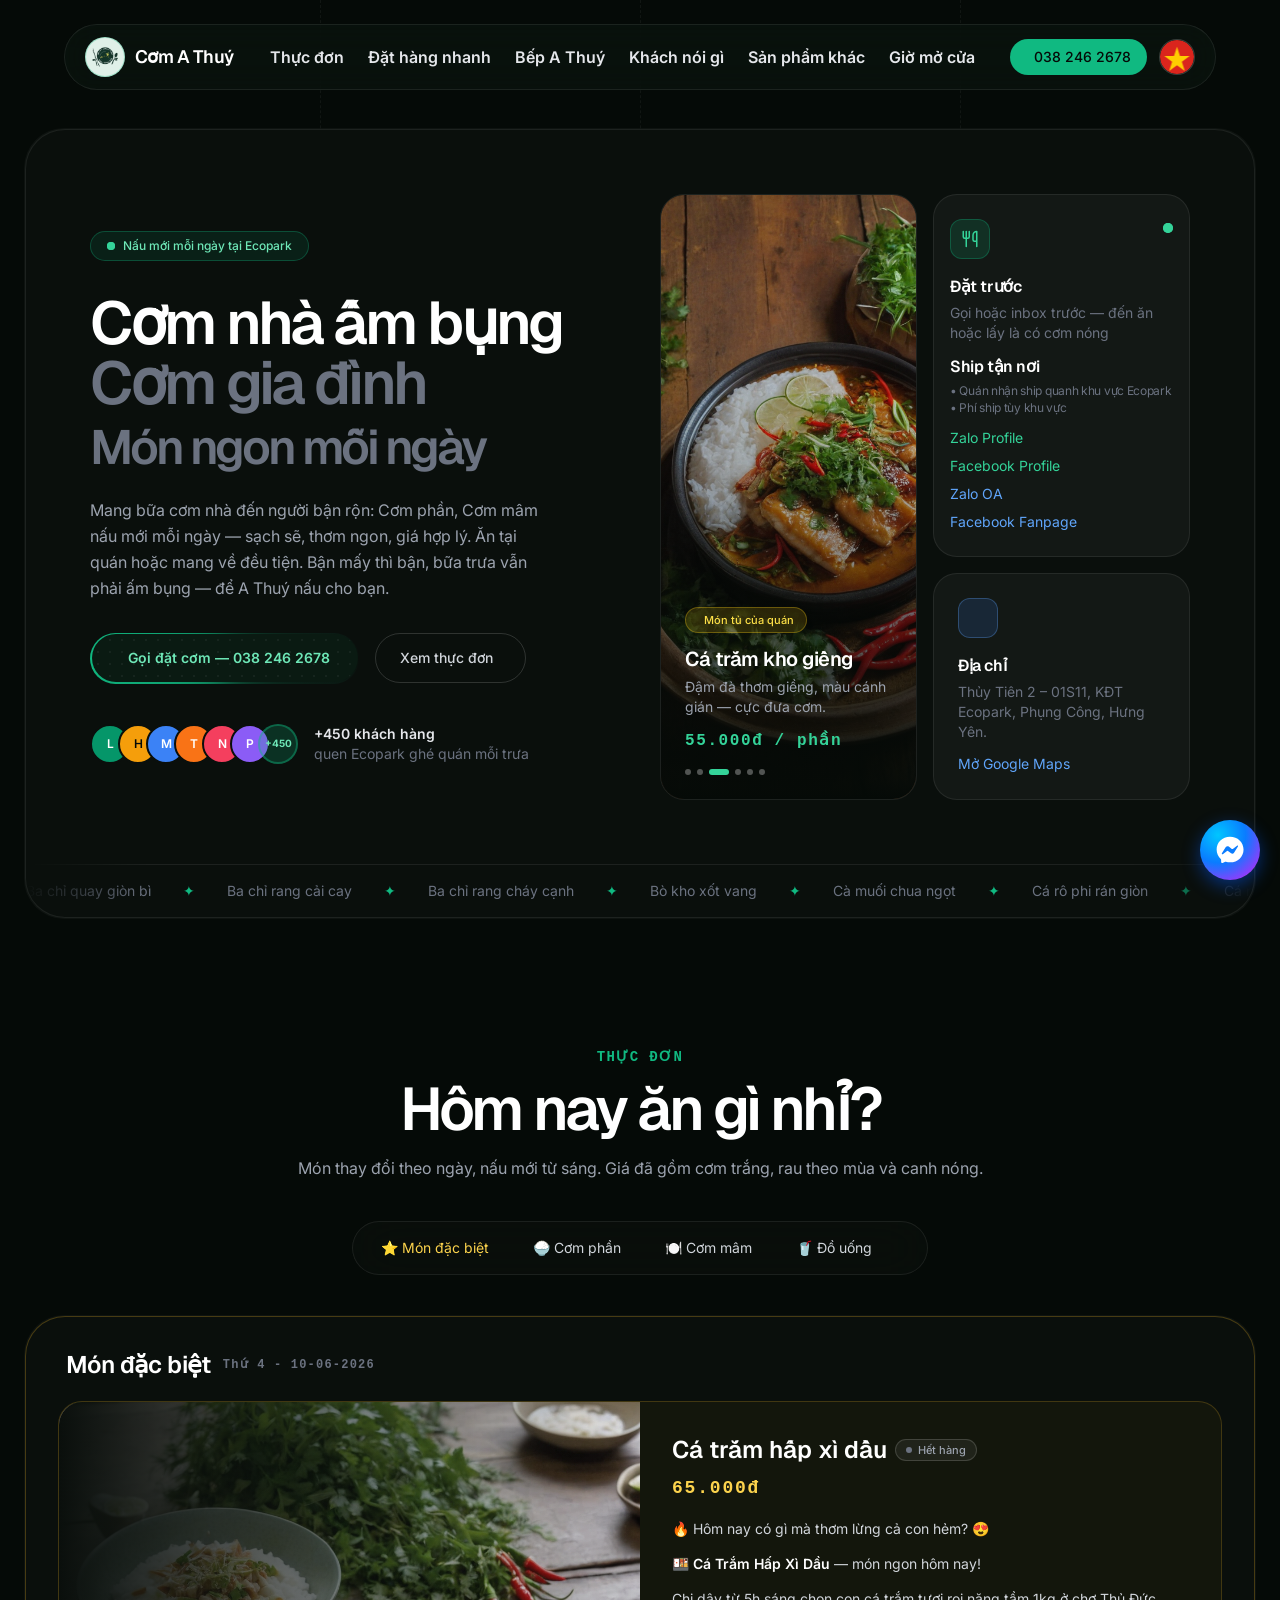
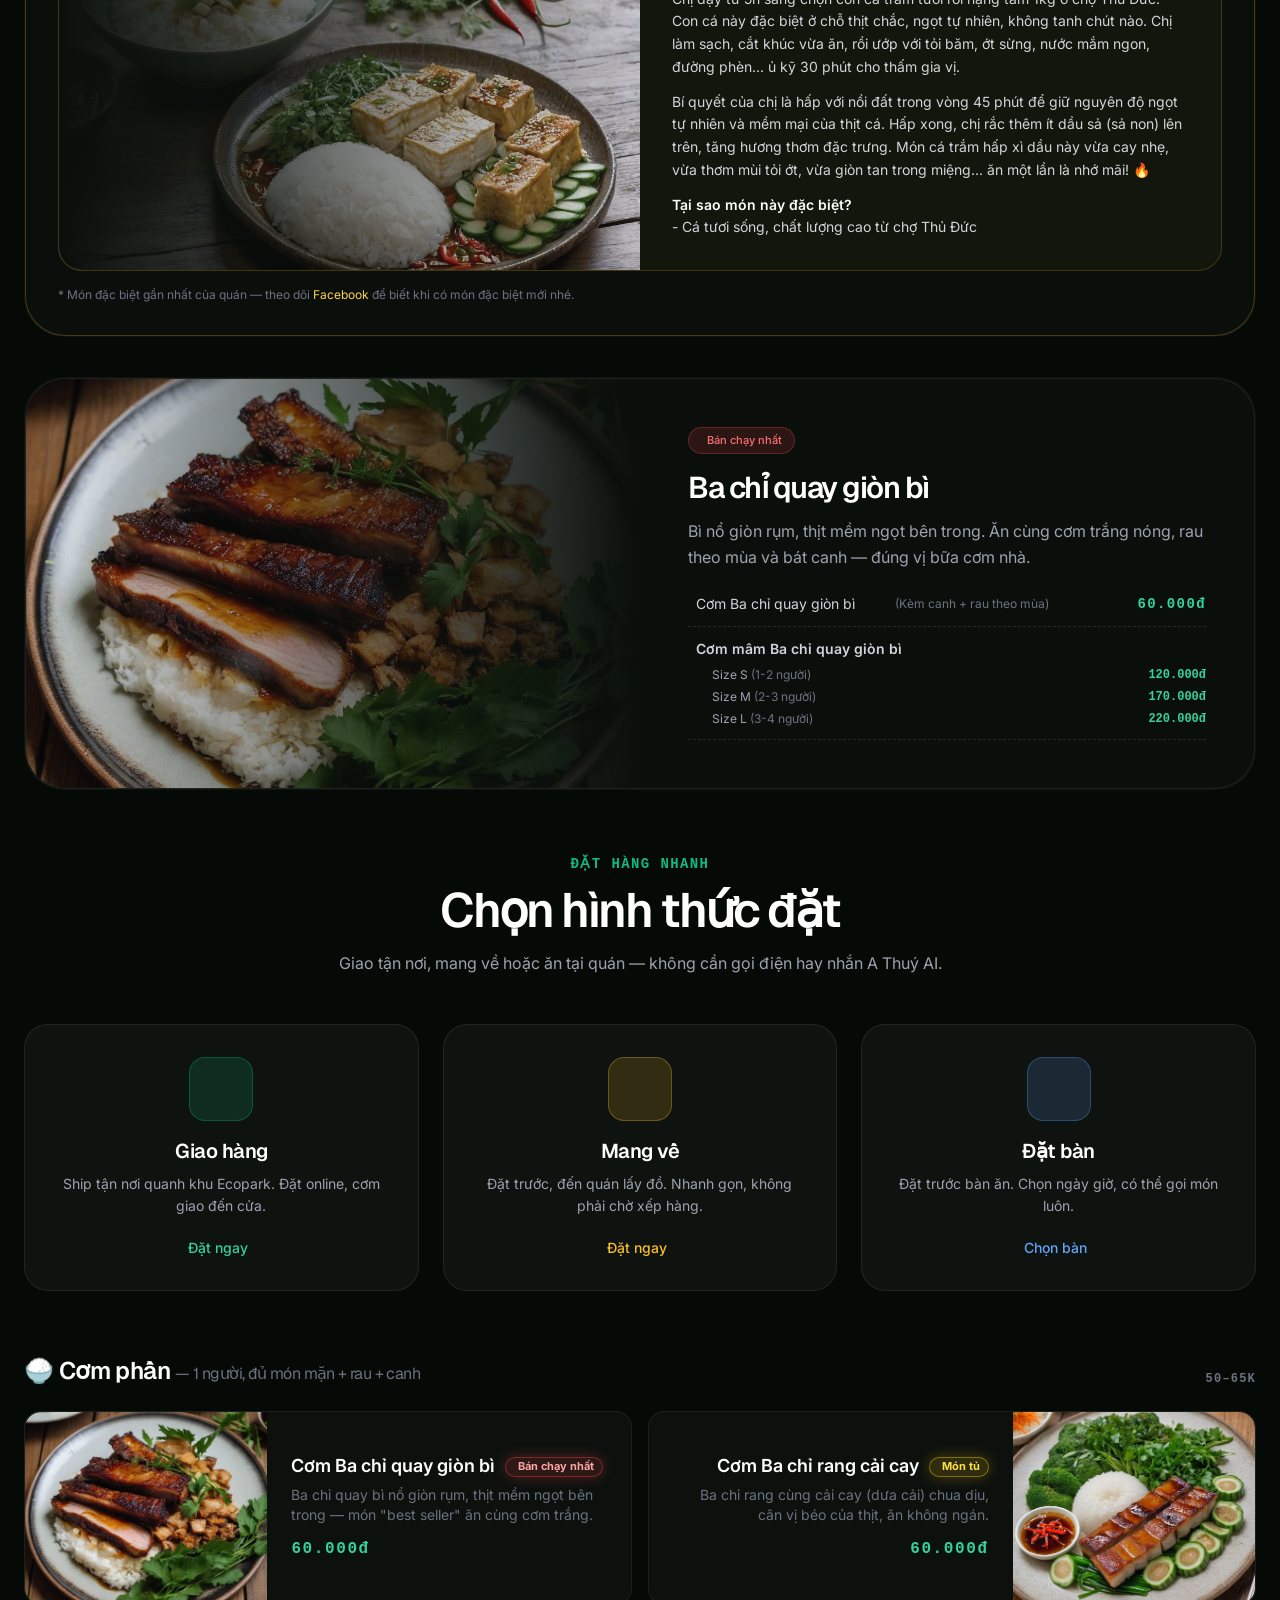
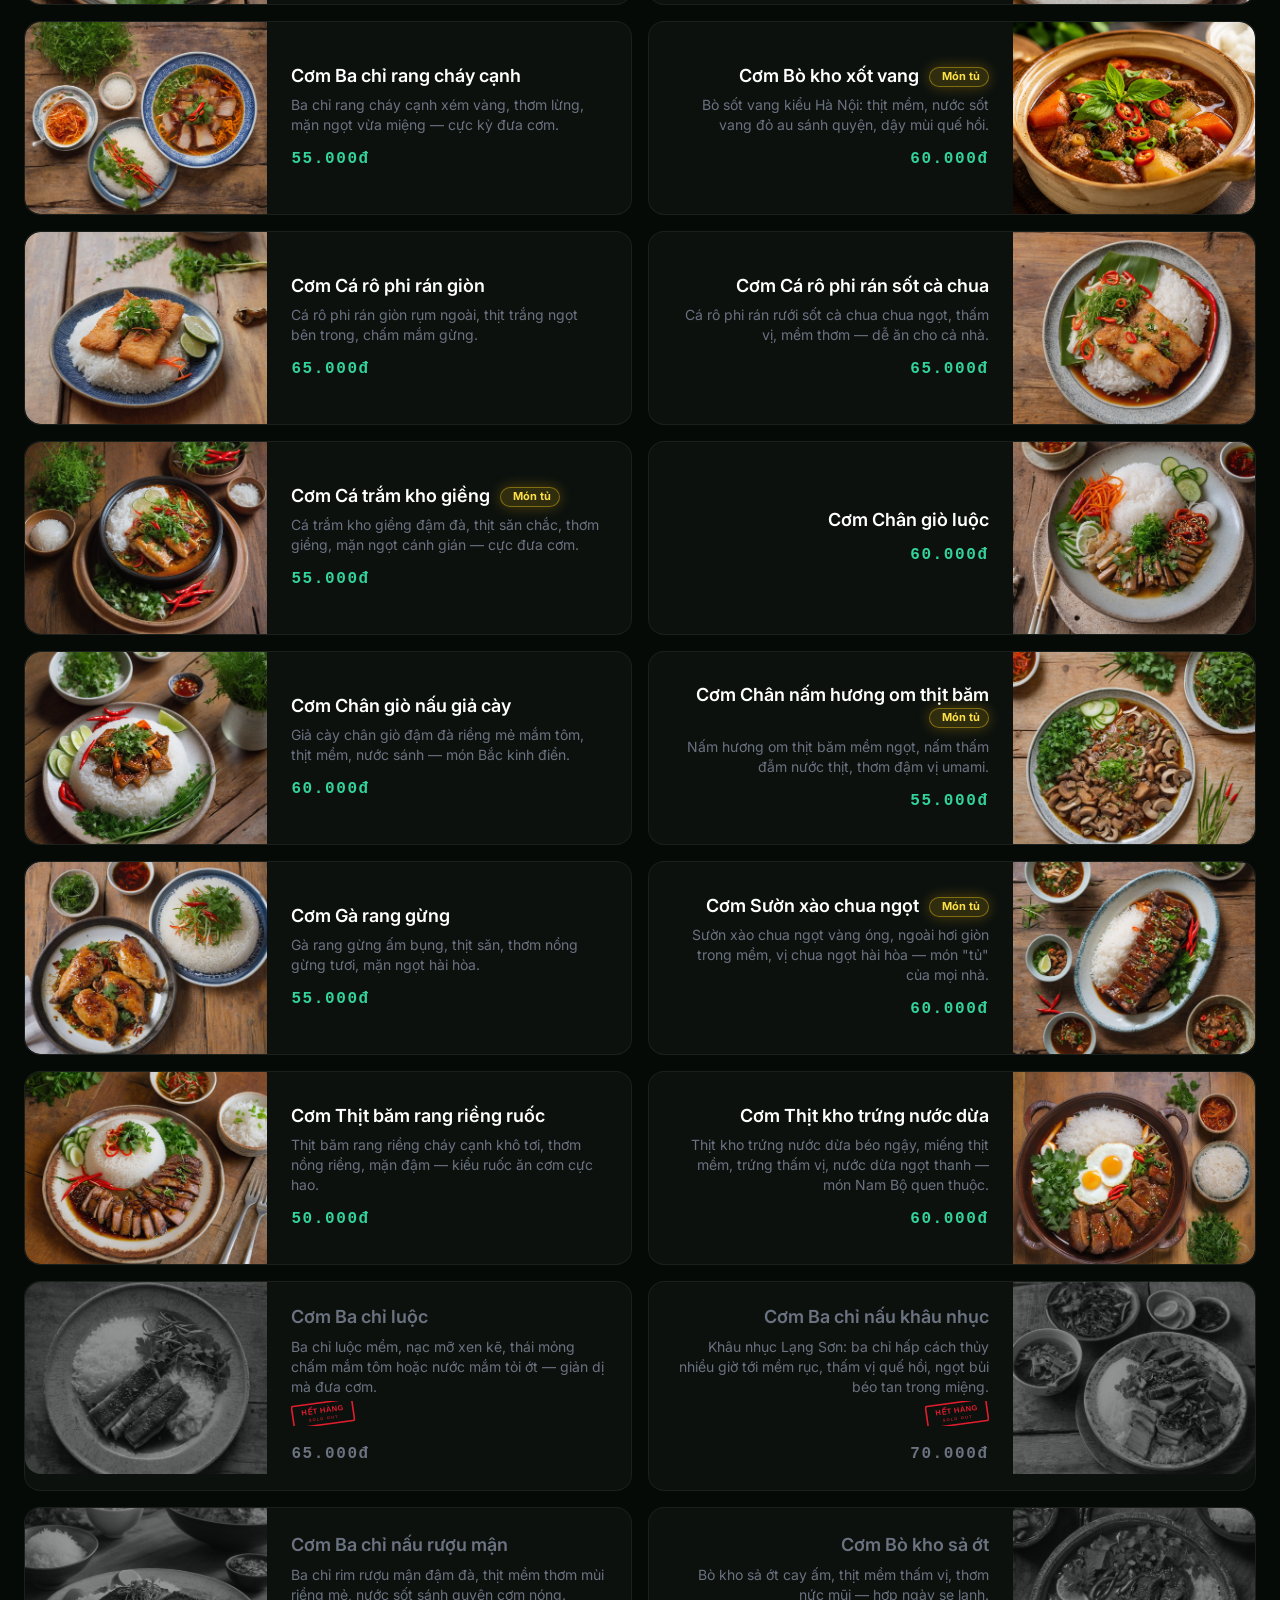
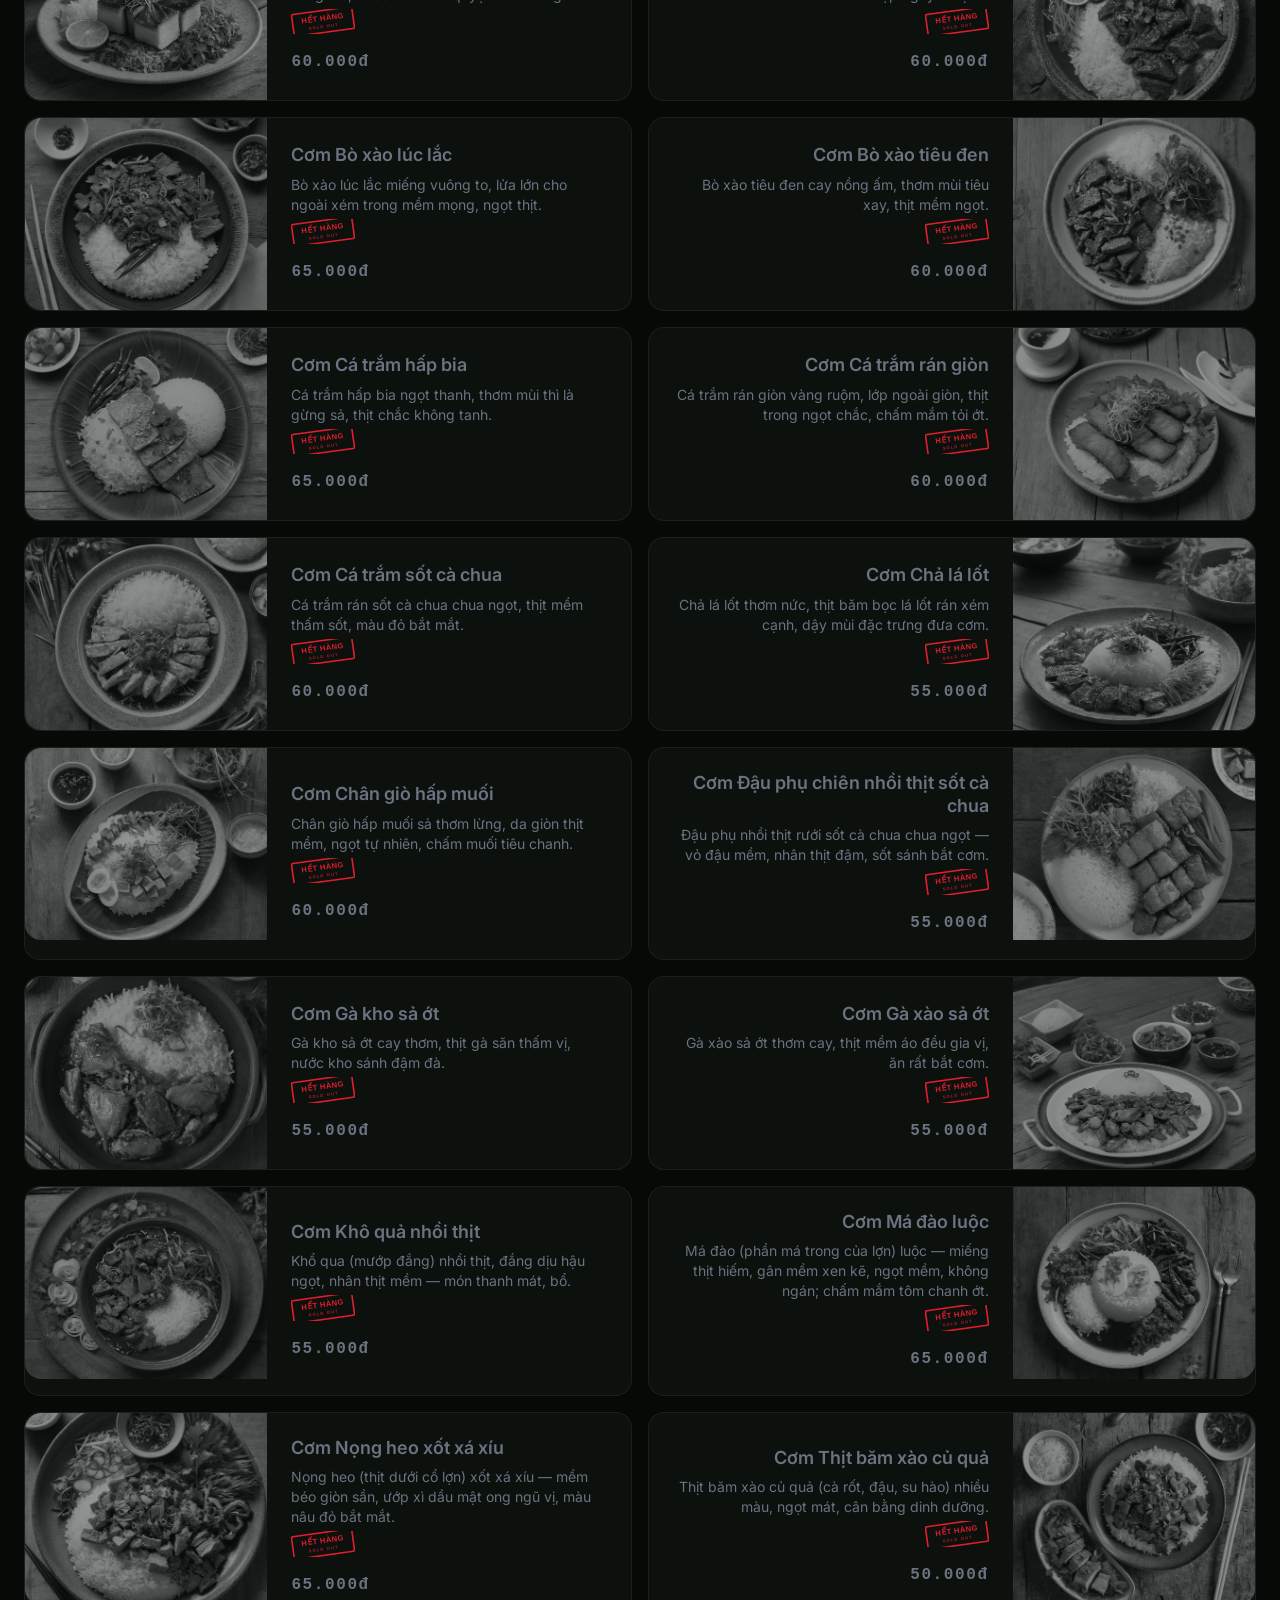
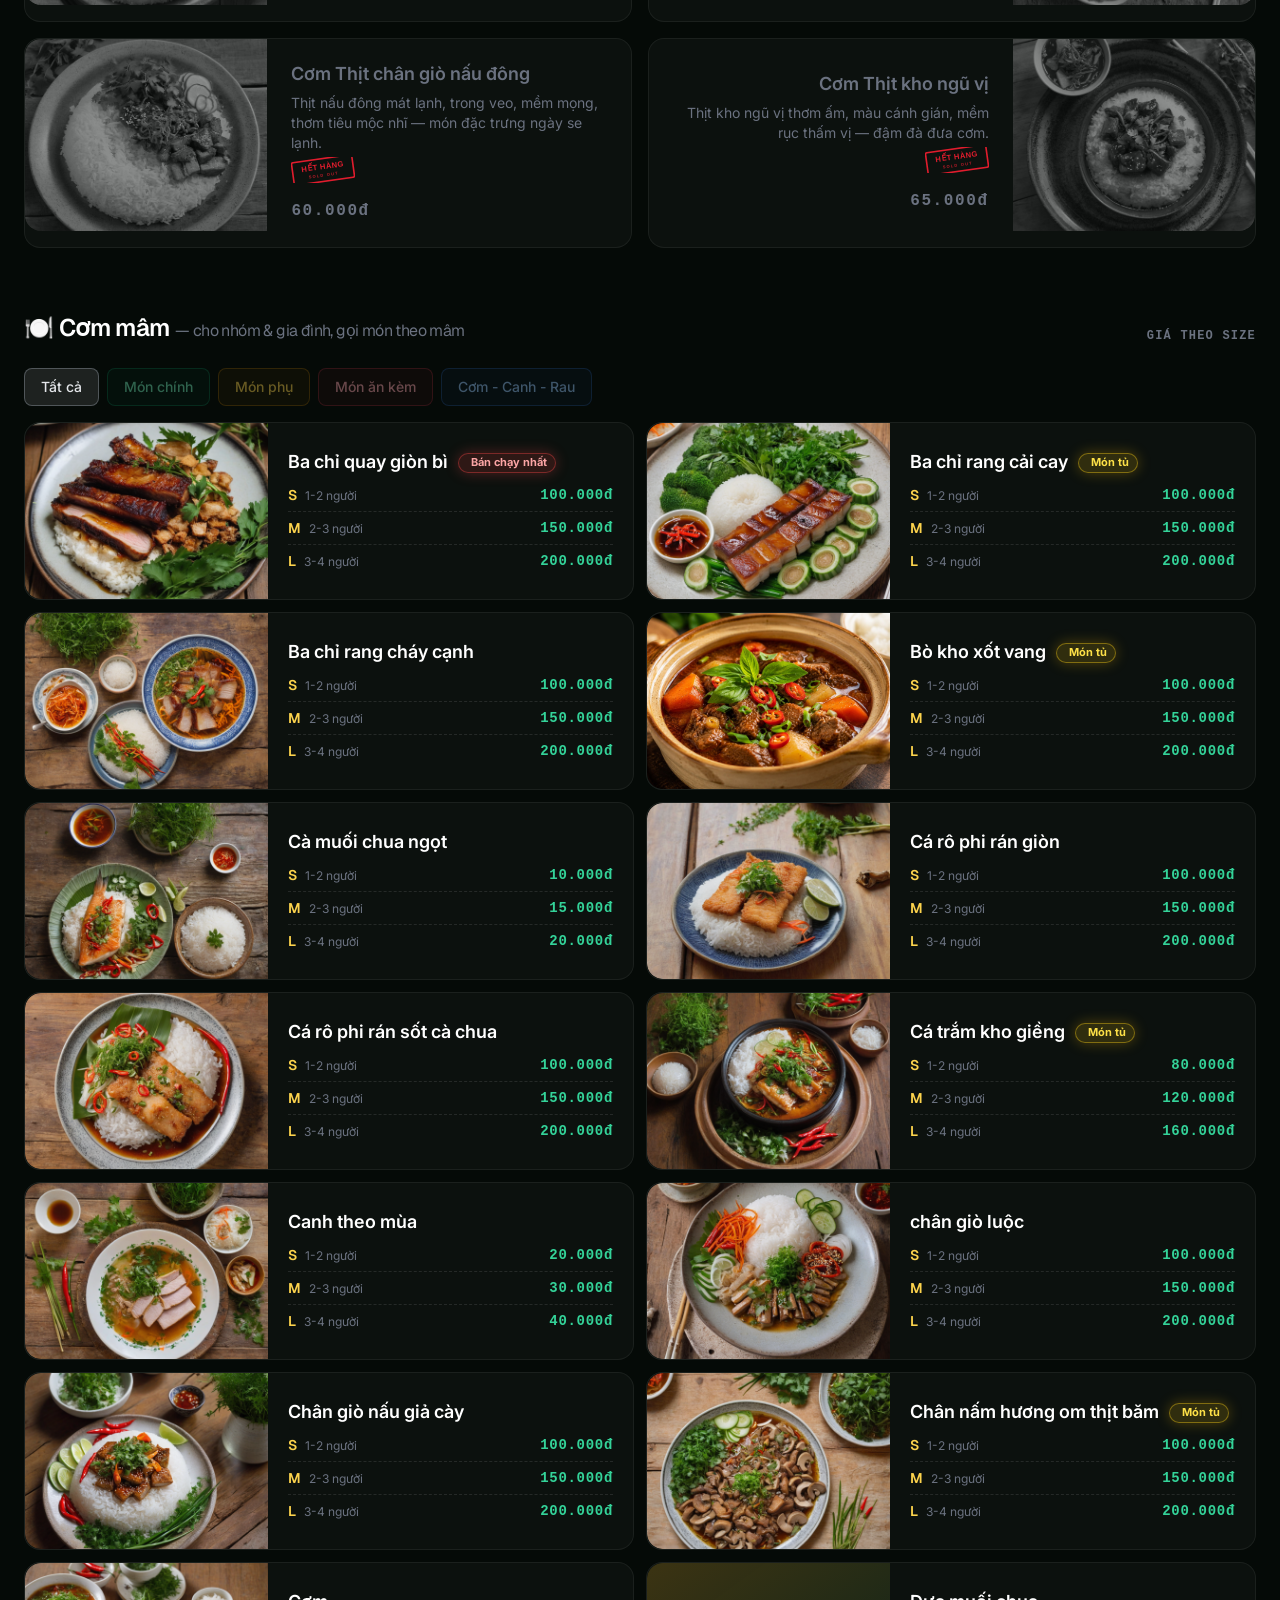
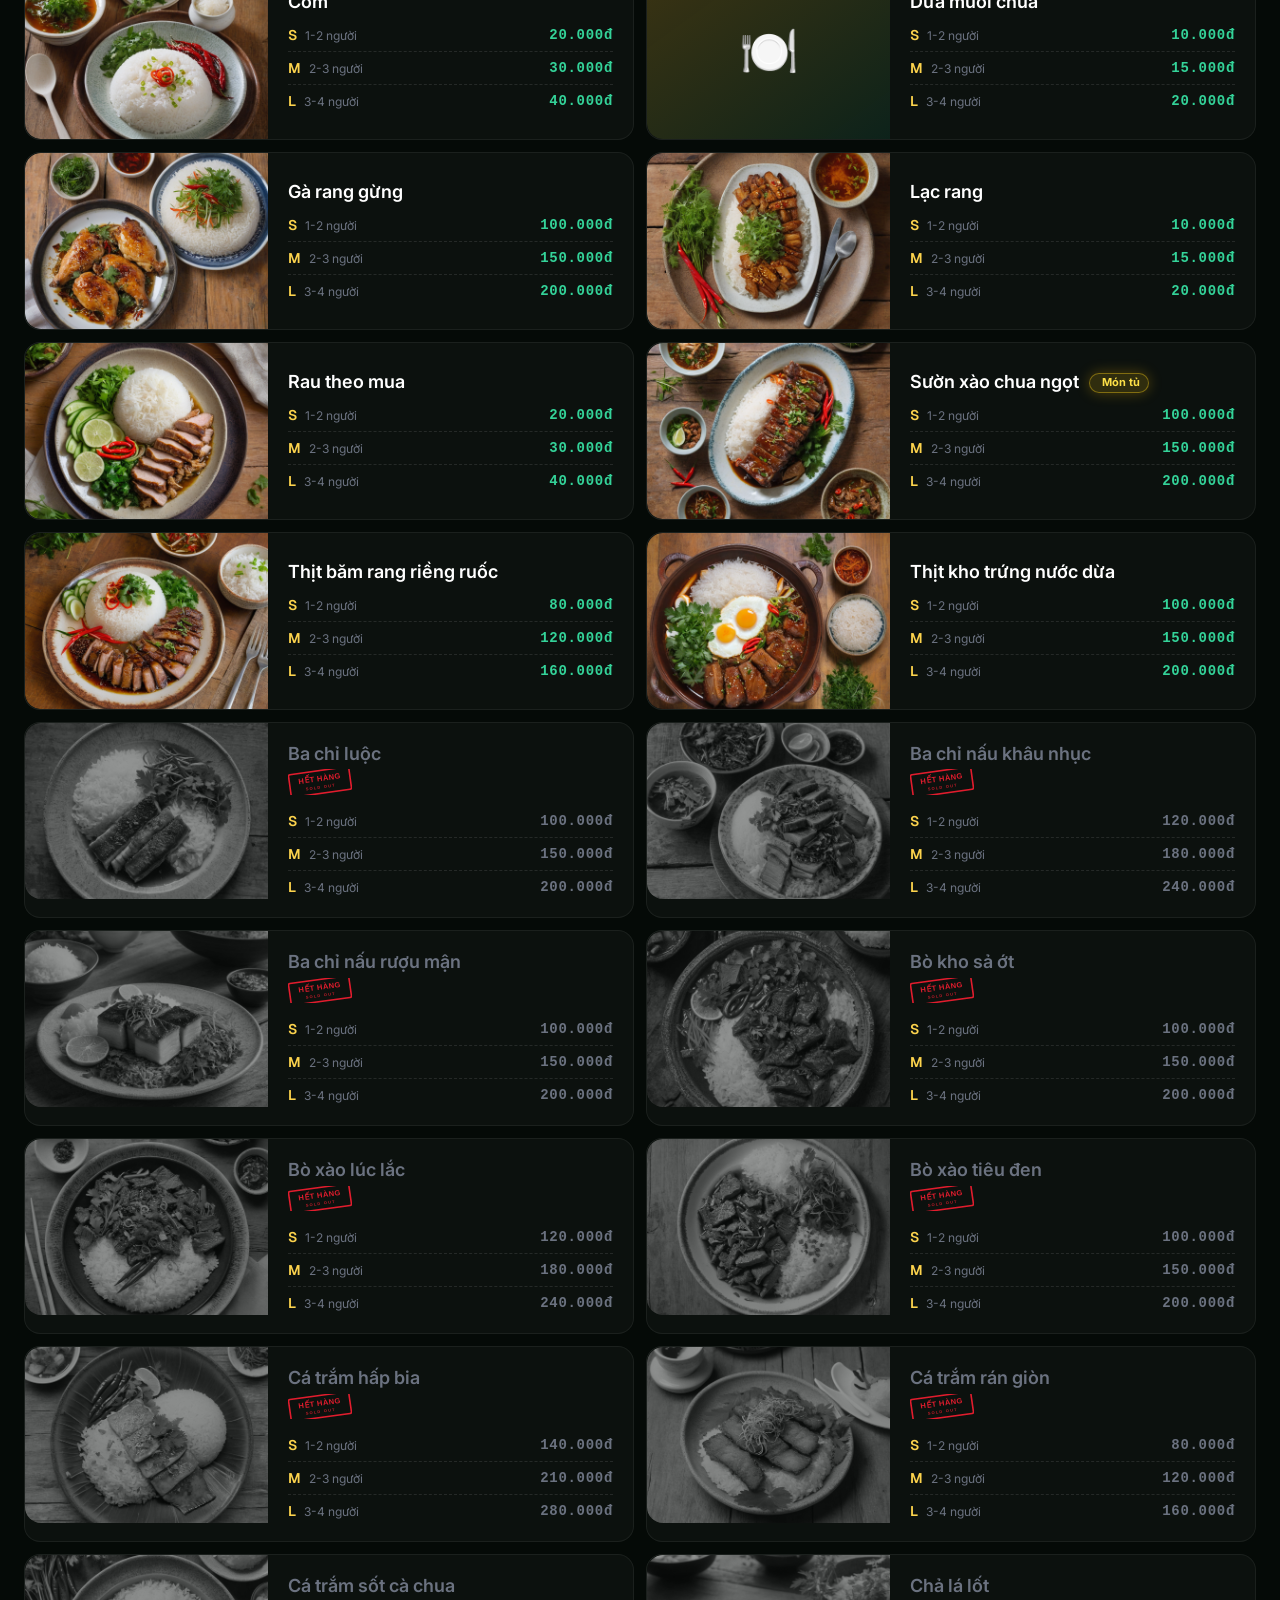
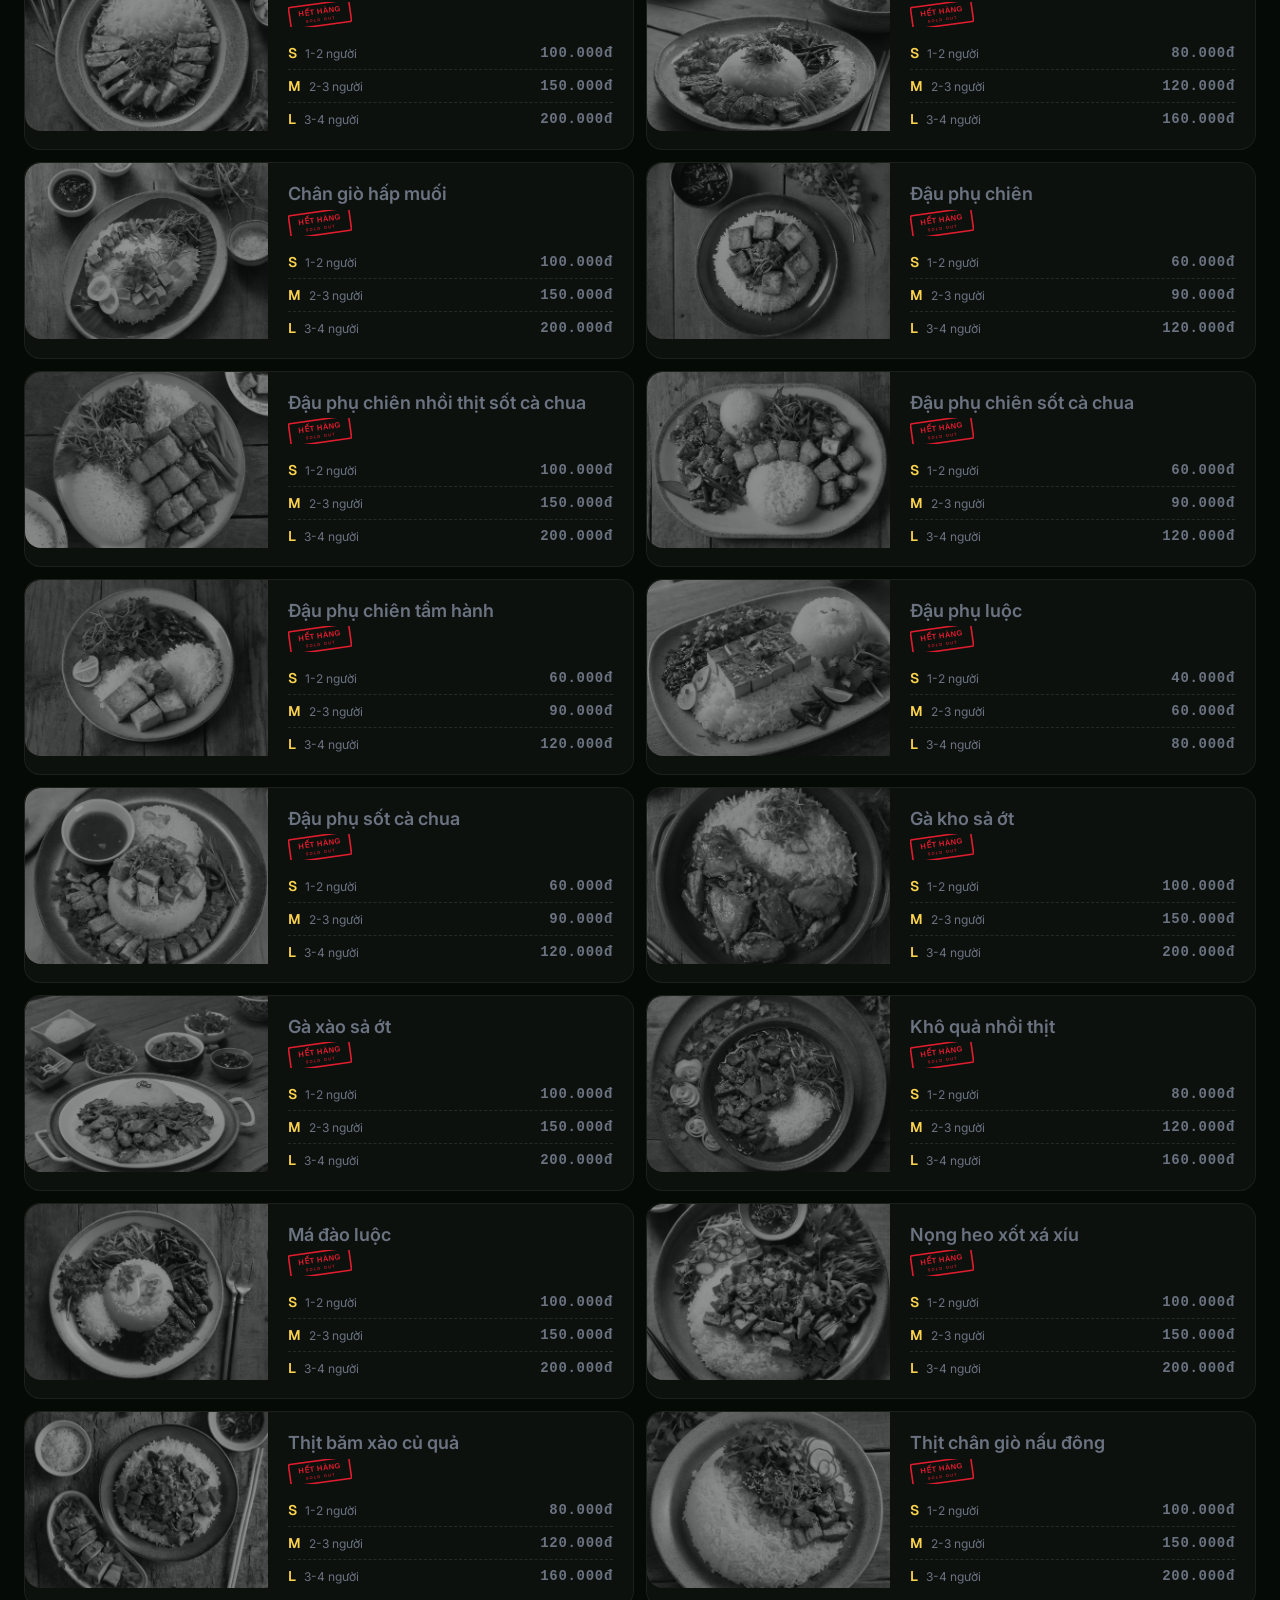
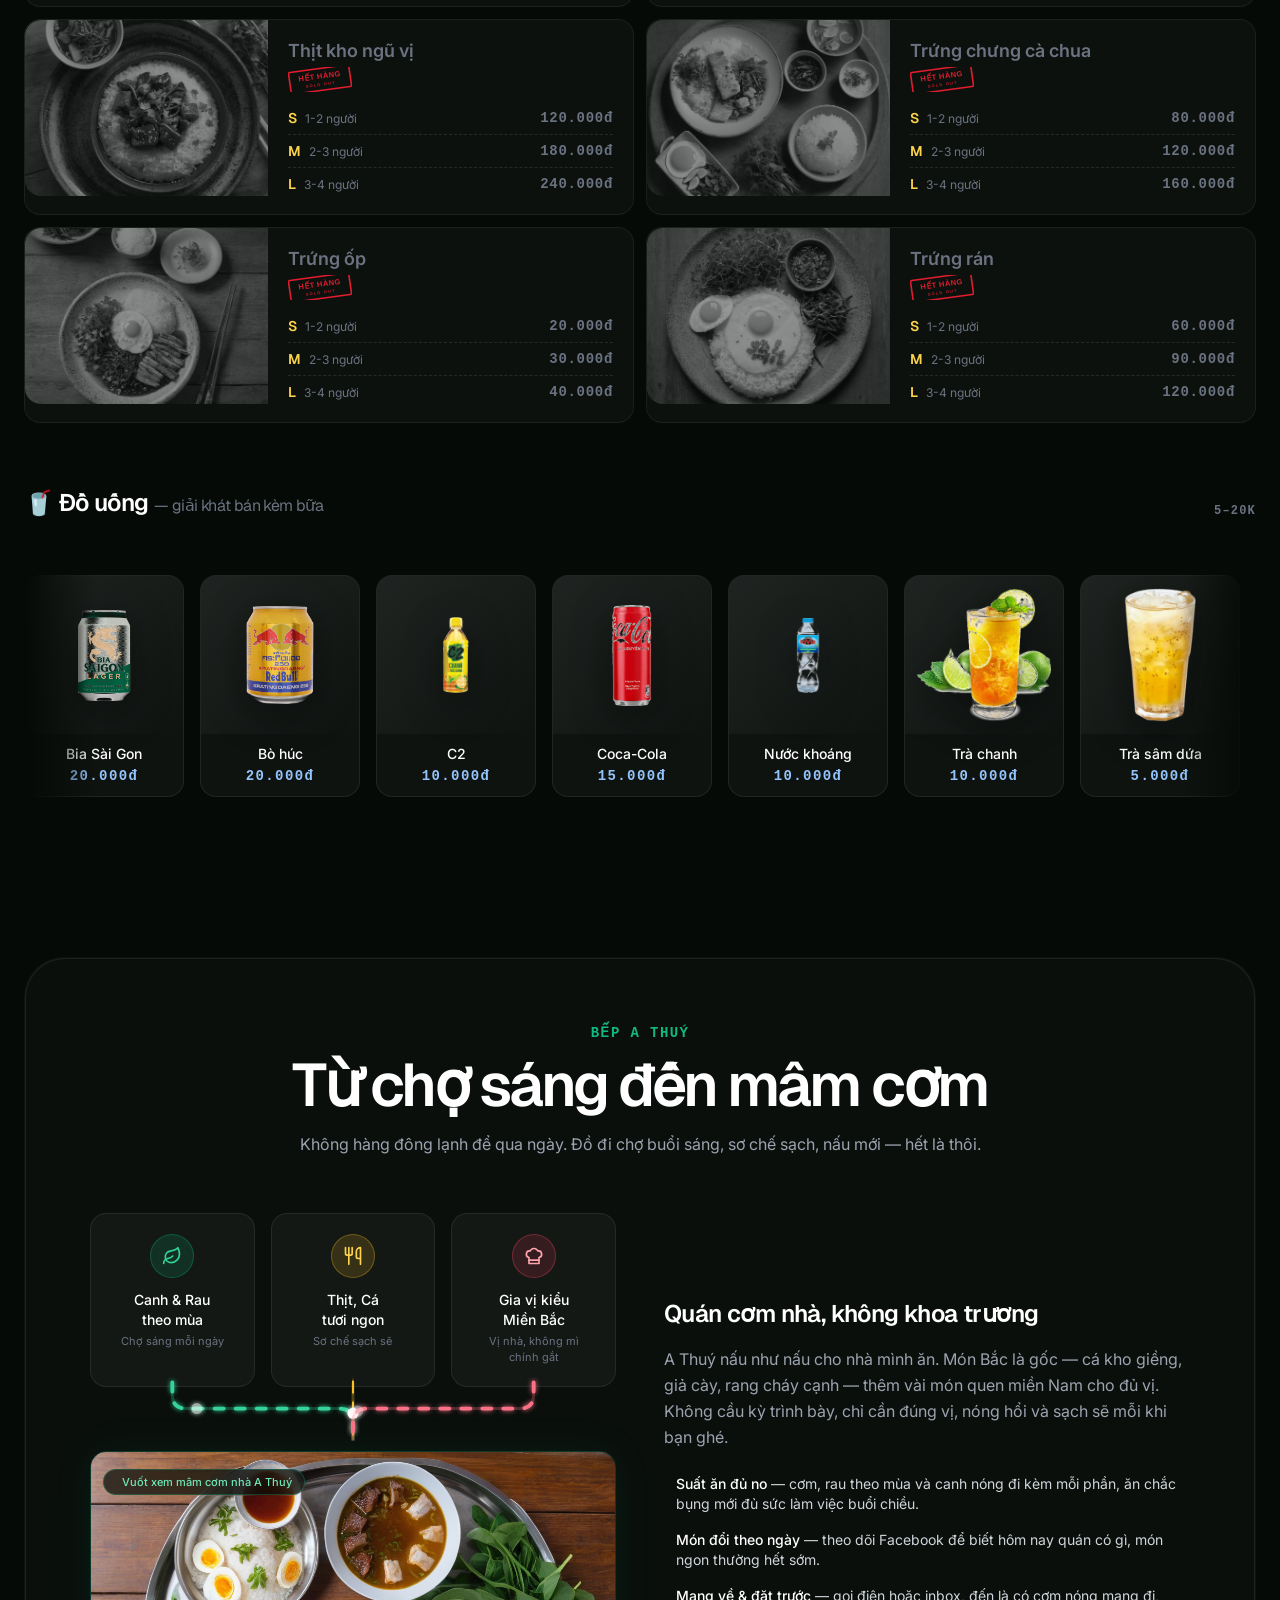
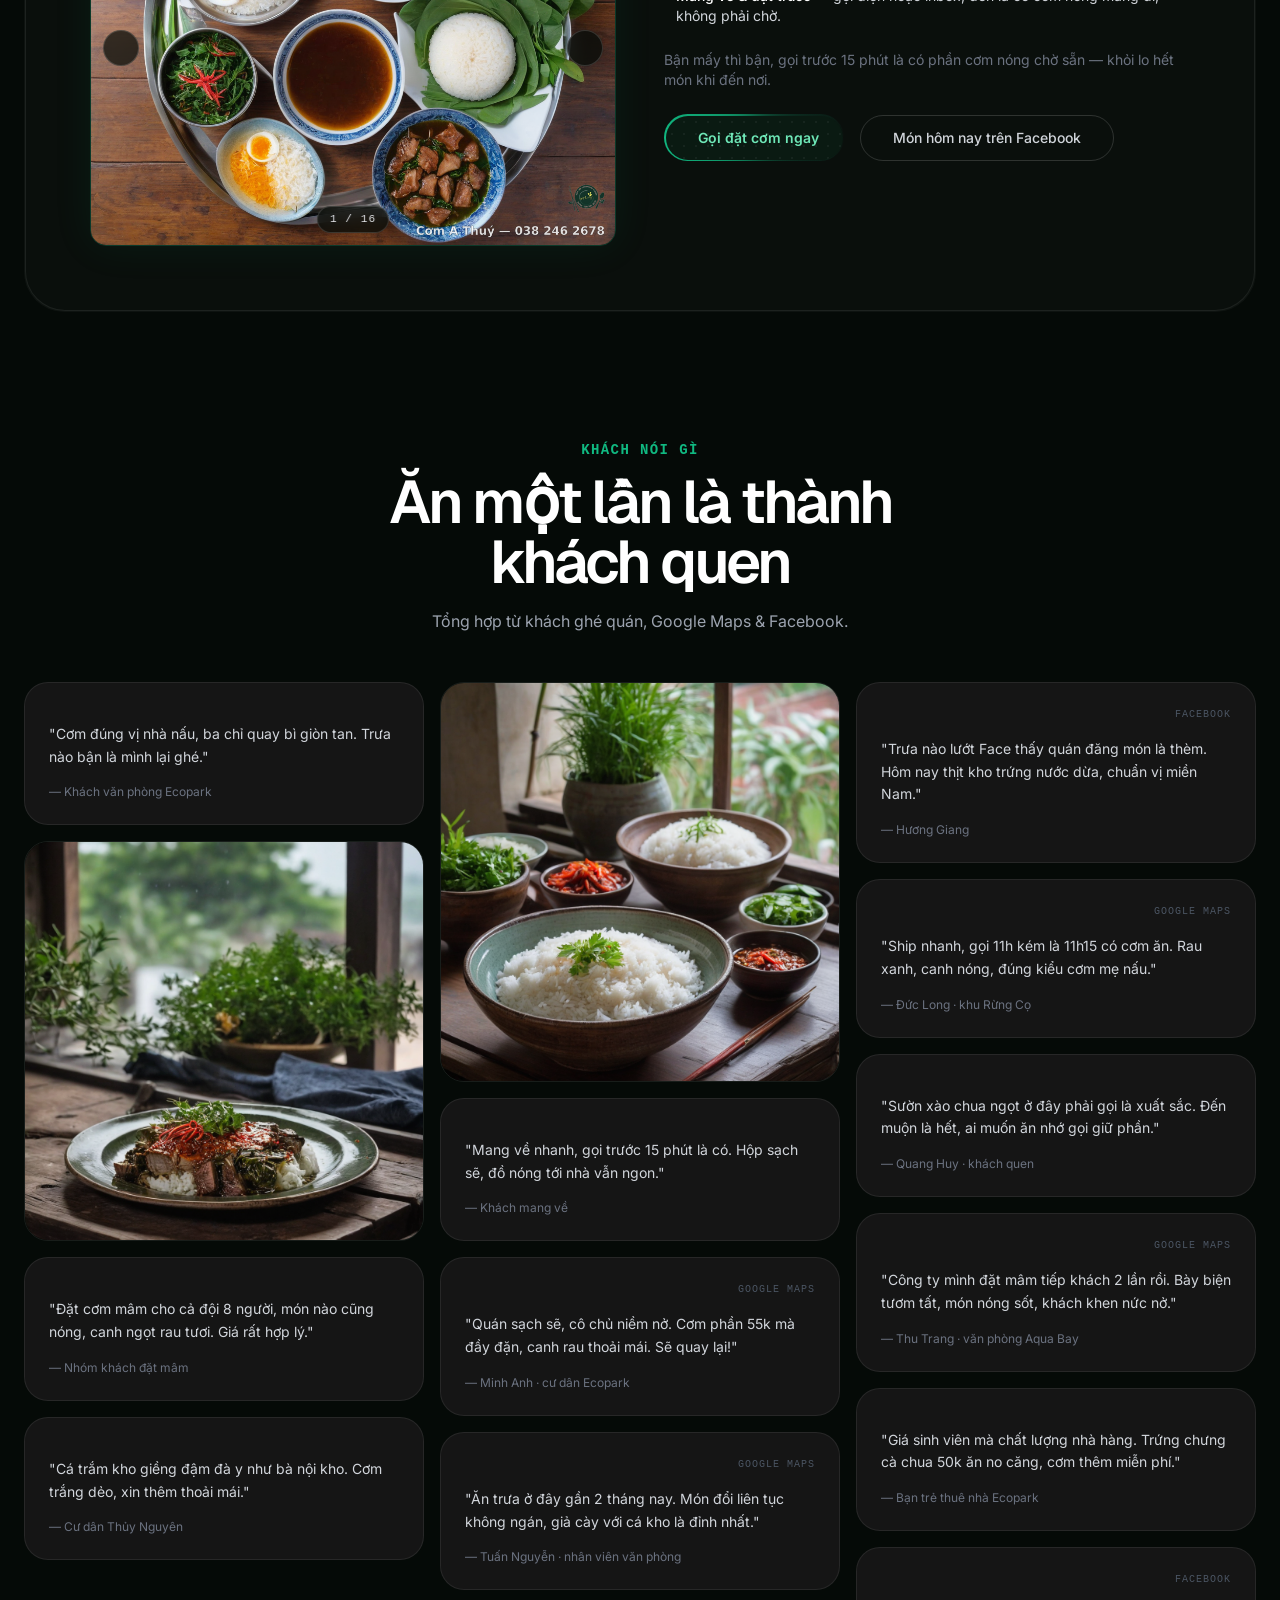
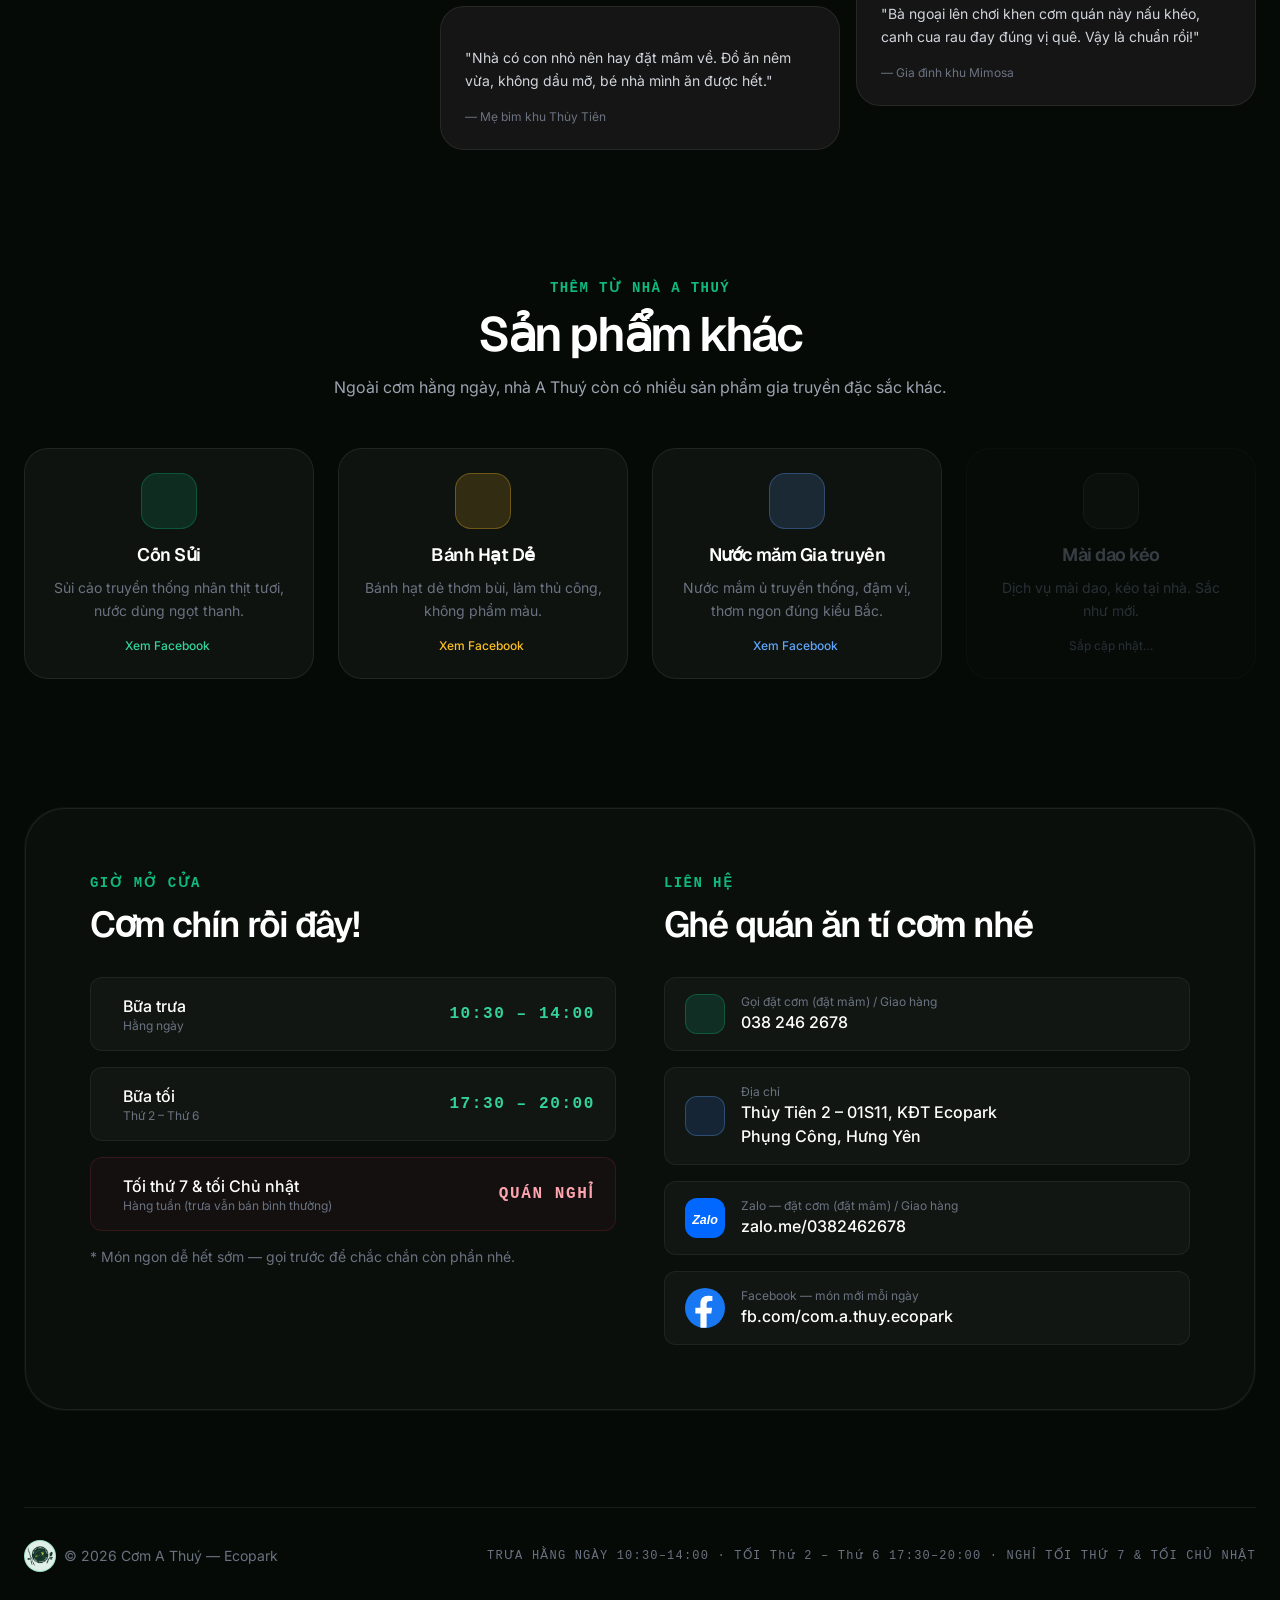
<file: index.html>
<!DOCTYPE html>
<html lang="vi">
<head>
  <meta charset="UTF-8">
  <meta name="viewport" content="width=device-width, initial-scale=1.0">
  <title>Cơm A Thuý — Cơm nhà ấm bụng tại Ecopark</title>
  <link rel="icon" type="image/png" href="assets/img/logo.png">
  <link rel="stylesheet" href="assets/css/booking-modal.css">
  <meta name="description" content="Cơm A Thuý — quán cơm nhà tại KĐT Ecopark. Cơm phần, cơm mâm nấu mới mỗi ngày, sạch, thơm, giá hợp lý. Gọi 038 246 2678.">
  <!-- Self-hosted (verified sha384) — tránh rủi ro CDN & lỗi CORS khi mở file trực tiếp -->
  <script src="assets/js/tailwind-3.4.16.min.js"></script>
  <script src="assets/js/iconify-icon-2.1.0.min.js"></script>
  <link rel="preconnect" href="https://fonts.googleapis.com">
  <link rel="preconnect" href="https://fonts.gstatic.com" crossorigin>
  <link href="https://fonts.googleapis.com/css2?family=Inter:wght@300;400;500;600&family=Geist:wght@300;400;500;600;700&display=swap" rel="stylesheet">
  <script>
    tailwind.config = {
      theme: {
        extend: {
          fontFamily: {
            sans: ['Inter', 'sans-serif'],
            display: ['Geist', 'sans-serif'],
          },
          colors: {
            night: '#050a07',
            surface: '#0a0f0c',
          }
        }
      }
    }
  </script>
  <style>
    body { font-family: 'Inter', sans-serif; }
    .font-display { font-family: 'Geist', sans-serif; }

    /* ===== Spotlight card (mouse-tracking radial gradient) ===== */
    .spotlight-card {
      position: relative;
      border-radius: 40px;
      background: rgba(255, 255, 255, 0.04);
      overflow: hidden;
    }
    .spotlight-card::before {
      content: "";
      position: absolute;
      inset: 0;
      border-radius: inherit;
      opacity: 0;
      transition: opacity 0.5s ease;
      background: radial-gradient(600px circle at var(--mouse-x, 50%) var(--mouse-y, 50%), rgba(16, 185, 129, 0.15), transparent 40%);
      z-index: 1;
      pointer-events: none;
    }
    .spotlight-card:hover::before { opacity: 1; }
    .spotlight-inner {
      position: relative;
      border-radius: 40px;
      background: #0a0f0c;
      margin: 1px;
      z-index: 2;
      overflow: hidden;
    }
    .spotlight-inner::after {
      content: "";
      position: absolute;
      inset: 0;
      border-radius: inherit;
      opacity: 0;
      transition: opacity 0.5s ease;
      background: radial-gradient(800px circle at var(--mouse-x, 50%) var(--mouse-y, 50%), rgba(16, 185, 129, 0.06), transparent 40%);
      pointer-events: none;
    }
    .spotlight-card:hover .spotlight-inner::after { opacity: 1; }

    /* ===== Glass nav ===== */
    .glass-nav {
      backdrop-filter: blur(16px);
      -webkit-backdrop-filter: blur(16px);
      background: rgba(10, 20, 15, 0.7);
      border: 1px solid rgba(255, 255, 255, 0.08);
    }

    /* ===== Ticker ===== */
    @keyframes ticker { 0% { transform: translateX(0); } 100% { transform: translateX(-50%); } }
    .ticker-track { animation: ticker 60s linear infinite; }
    .ticker-wrap:hover .ticker-track { animation-play-state: paused; }

    /* ===== Đồ uống: marquee 1 dòng chạy vô tận + hover phóng to (Task 4) ===== */
    @keyframes drink-marquee { from { transform: translateX(0); } to { transform: translateX(-50%); } }
    .drink-marquee { animation: drink-marquee 32s linear infinite; width: max-content; }
    .drink-marquee:hover { animation-play-state: paused; }      /* rê vào là dừng để xem */
    .drink-card { transition: transform 0.45s cubic-bezier(0.22, 1, 0.36, 1), border-color 0.45s, box-shadow 0.45s, filter 0.45s, opacity 0.45s; }
    .drink-card:hover {
      transform: scale(1.55);                                    /* chỉ vào ảnh nào → ảnh đó phóng TO hẳn */
      z-index: 30;
      border-color: rgba(96, 165, 250, 0.65);
      box-shadow: 0 26px 64px rgba(0, 0, 0, 0.6);
    }
    /* Rê vào 1 ly → các ly còn lại mờ + lùi nhẹ để ly đang xem nổi bật hẳn */
    #do-uong-list:hover .drink-card:not(:hover) { filter: blur(3px) brightness(0.55); opacity: 0.5; transform: scale(0.92); }
    @media (prefers-reduced-motion: reduce) { .drink-marquee { animation: none; } }

    /* ===== Task: cờ quốc gia cho nút đổi ngôn ngữ — dùng SVG nhúng thay vì emoji cờ 🇻🇳/🇺🇸
       (Windows/Chrome không có font glyph cho emoji cờ, tự fallback hiện chữ "VN"/"US" xấu) ===== */
    .flag-icon {
      display: inline-block; width: 20px; height: 14px; border-radius: 2px;
      background-size: cover; background-position: center; box-shadow: 0 0 0 1px rgba(255,255,255,0.15);
      flex-shrink: 0;
    }
    #lang-toggle-label.flag-icon { width: 100%; height: 100%; border-radius: 50%; box-shadow: none; }
    .flag-icon-vn { background-image: url("data:image/svg+xml,%3Csvg xmlns='http://www.w3.org/2000/svg' viewBox='0 0 30 20'%3E%3Crect width='30' height='20' fill='%23DA251D'/%3E%3Cpath fill='%23FFCD00' d='M15 4l1.76 5.42h5.7l-4.61 3.35 1.76 5.42L15 14.84l-4.61 3.35 1.76-5.42-4.61-3.35h5.7z'/%3E%3C/svg%3E"); }
    .flag-icon-us { background-image: url("data:image/svg+xml,%3Csvg xmlns='http://www.w3.org/2000/svg' viewBox='0 0 30 20'%3E%3Crect width='30' height='20' fill='%23B22234'/%3E%3Cg fill='%23fff'%3E%3Crect y='1.54' width='30' height='1.54'/%3E%3Crect y='4.62' width='30' height='1.54'/%3E%3Crect y='7.69' width='30' height='1.54'/%3E%3Crect y='10.77' width='30' height='1.54'/%3E%3Crect y='13.85' width='30' height='1.54'/%3E%3Crect y='16.92' width='30' height='1.54'/%3E%3C/g%3E%3Crect width='12' height='10.77' fill='%233C3B6E'/%3E%3C/svg%3E"); }

    /* ===== Beam button ===== */
    @keyframes beam-spin { 100% { transform: rotate(360deg); } }
    .beam-spin { animation: beam-spin 3s linear infinite; }
    @keyframes dots-move { 0% { background-position: 0 0; } 100% { background-position: 24px 24px; } }
    .dots-bg {
      background-image: radial-gradient(rgba(255,255,255,0.25) 1px, transparent 1px);
      background-size: 12px 12px;
      animation: dots-move 4s linear infinite;
    }

    /* ===== Steam particles ===== */
    @keyframes steam {
      0% { transform: translateY(0) scale(1); opacity: 0; }
      30% { opacity: 0.6; }
      100% { transform: translateY(-60px) scale(1.6); opacity: 0; }
    }
    .steam-particle { animation: steam 3s infinite ease-out; }

    /* ===== SVG dash flow ===== */
    @keyframes dash { to { stroke-dashoffset: -110; } }
    .animate-dash { stroke-dasharray: 10 100; animation: dash 3s linear infinite; }

    /* ===== Bếp A Thuý: đường nối nguyên liệu → mâm cơm (Task 4) ===== */
    @keyframes flow-dash { to { stroke-dashoffset: -1000; } }
    .flow-line-anim { stroke-dasharray: 9 12; animation: flow-dash 10s linear infinite; }
    .flow-card { position: relative; transition: transform 0.4s ease, border-color 0.4s ease; }
    .flow-card:hover { transform: translateY(-3px); border-color: rgba(16,185,129,0.35); }
    @media (prefers-reduced-motion: reduce) { .flow-line-anim { animation: none; } }

    /* ===== Ping (reservation card) ===== */
    @keyframes soft-ping { 0% { transform: scale(1); opacity: 0.8; } 100% { transform: scale(2.4); opacity: 0; } }
    .soft-ping { animation: soft-ping 1.8s cubic-bezier(0, 0, 0.2, 1) infinite; }

    /* ===== Món đặc biệt: chữ + ngôi sao nhấp nháy, đổi màu sặc sỡ (Task 4) ===== */
    @keyframes special-flash {
      0% { filter: hue-rotate(0deg) brightness(1); opacity: 1; }
      50% { filter: hue-rotate(180deg) brightness(1.4); opacity: 0.45; }
      100% { filter: hue-rotate(360deg) brightness(1); opacity: 1; }
    }
    .special-flash { animation: special-flash 1.8s linear infinite; }
    @media (prefers-reduced-motion: reduce) { .special-flash { animation: none; } }

    html { scroll-behavior: smooth; }
    .no-scrollbar::-webkit-scrollbar { display: none; }
    .no-scrollbar { -ms-overflow-style: none; scrollbar-width: none; }
  </style>
</head>
<body class="bg-[#050a07] text-white antialiased selection:bg-emerald-500/30 overflow-x-hidden">

  <!-- ===== Fixed background: cubes texture + vertical dashed grid ===== -->
  <div class="fixed inset-0 z-0 pointer-events-none" aria-hidden="true">
    <div class="absolute inset-0 opacity-40" style="background-image: url('https://www.transparenttextures.com/patterns/cubes.png'); mix-blend-mode: overlay;"></div>
    <div class="relative mx-auto max-w-7xl h-full">
      <div class="absolute left-1/4 top-0 h-full border-l border-dashed border-white/5"></div>
      <div class="absolute left-1/2 top-0 h-full border-l border-dashed border-white/5"></div>
      <div class="absolute left-3/4 top-0 h-full border-l border-dashed border-white/5"></div>
    </div>
  </div>

  <!-- ===== Navigation ===== -->
  <nav class="fixed top-6 left-1/2 -translate-x-1/2 z-50 w-[92%] max-w-6xl">
    <div class="glass-nav rounded-full px-5 py-3 flex items-center justify-between">
      <a href="#top" class="flex items-center gap-2.5 shrink-0 whitespace-nowrap">
        <span class="w-10 h-10 rounded-full bg-emerald-50/95 border border-emerald-500/30 flex items-center justify-center overflow-hidden p-1.5">
          <img src="assets/img/logo-transparent.png" alt="Logo Cơm A Thuý" class="w-full h-full object-contain">
        </span>
        <span class="font-display font-semibold tracking-tight text-lg">Cơm A Thuý</span>
      </a>
      <div class="hidden xl:flex items-center gap-6 text-base font-semibold text-gray-200 whitespace-nowrap">
        <a href="#menu" data-i18n="nav-menu" class="hover:text-emerald-400 transition-colors duration-500">Thực đơn</a>
        <a href="#dat-hang" data-i18n="nav-dat-hang" class="hover:text-emerald-400 transition-colors duration-500">Đặt hàng nhanh</a>
        <a href="#about" data-i18n="nav-about" class="hover:text-emerald-400 transition-colors duration-500">Bếp A Thuý</a>
        <a href="#space" data-i18n="nav-space" class="hover:text-emerald-400 transition-colors duration-500">Khách nói gì</a>
        <a href="#san-pham-khac" data-i18n="nav-san-pham-khac" class="hover:text-emerald-400 transition-colors duration-500">Sản phẩm khác</a>
        <a href="#hours" data-i18n="nav-hours" class="hover:text-emerald-400 transition-colors duration-500">Giờ mở cửa</a>
      </div>
      <div class="flex items-center gap-3 shrink-0">
        <a href="tel:0382462678" class="hidden sm:inline-flex items-center gap-2 text-sm font-medium bg-emerald-500 hover:bg-emerald-400 text-[#050a07] rounded-full px-4 py-2 transition-colors duration-500">
          <iconify-icon icon="solar:phone-calling-bold-duotone" width="16"></iconify-icon>
          038 246 2678
        </a>
        <!-- Task 5: nút đổi ngôn ngữ EN/VI -->
        <div class="relative">
          <button id="lang-toggle-btn" type="button" aria-haspopup="true" aria-expanded="false" aria-label="Đổi ngôn ngữ / Change language"
            class="w-9 h-9 rounded-full border border-white/15 bg-white/5 hover:bg-white/10 flex items-center justify-center overflow-hidden transition-colors duration-300">
            <span id="lang-toggle-label" class="flag-icon flag-icon-vn"></span>
          </button>
          <div id="lang-dropdown" class="hidden absolute right-0 top-12 w-44 rounded-2xl border border-white/10 bg-[#0a0f0c]/95 backdrop-blur-xl shadow-xl overflow-hidden py-1 z-50">
            <button type="button" data-lang="vi" class="lang-option w-full flex items-center gap-2.5 px-4 py-2.5 text-sm text-gray-200 hover:bg-white/5 transition-colors duration-200">
              <span class="flag-icon flag-icon-vn"></span> Tiếng Việt
            </button>
            <button type="button" data-lang="en" class="lang-option w-full flex items-center gap-2.5 px-4 py-2.5 text-sm text-gray-200 hover:bg-white/5 transition-colors duration-200">
              <span class="flag-icon flag-icon-us"></span> English
            </button>
          </div>
        </div>
        <button id="mobile-menu-btn" type="button" aria-haspopup="true" aria-expanded="false" aria-controls="mobile-menu-dropdown" class="xl:hidden text-2xl text-gray-300" aria-label="Mở menu">
          <iconify-icon icon="solar:hamburger-menu-bold-duotone"></iconify-icon>
        </button>
      </div>
    </div>
    <!-- Task 1 (2026-07-08): menu mobile — nút hamburger trước đây không mở gì cả (thiếu hẳn panel + JS) -->
    <div id="mobile-menu-dropdown" class="hidden xl:hidden mt-3 glass-nav rounded-3xl px-3 py-3 flex flex-col gap-1 text-base font-semibold text-gray-200">
      <a href="#menu" data-i18n="nav-menu" class="px-4 py-3 rounded-xl hover:bg-white/5 hover:text-emerald-400 transition-colors duration-300">Thực đơn</a>
      <a href="#dat-hang" data-i18n="nav-dat-hang" class="px-4 py-3 rounded-xl hover:bg-white/5 hover:text-emerald-400 transition-colors duration-300">Đặt hàng nhanh</a>
      <a href="#about" data-i18n="nav-about" class="px-4 py-3 rounded-xl hover:bg-white/5 hover:text-emerald-400 transition-colors duration-300">Bếp A Thuý</a>
      <a href="#space" data-i18n="nav-space" class="px-4 py-3 rounded-xl hover:bg-white/5 hover:text-emerald-400 transition-colors duration-300">Khách nói gì</a>
      <a href="#san-pham-khac" data-i18n="nav-san-pham-khac" class="px-4 py-3 rounded-xl hover:bg-white/5 hover:text-emerald-400 transition-colors duration-300">Sản phẩm khác</a>
      <a href="#hours" data-i18n="nav-hours" class="px-4 py-3 rounded-xl hover:bg-white/5 hover:text-emerald-400 transition-colors duration-300">Giờ mở cửa</a>
      <a href="tel:0382462678" class="mt-1 inline-flex items-center justify-center gap-2 rounded-full bg-emerald-500 hover:bg-emerald-400 text-[#050a07] px-4 py-3 text-sm">
        <iconify-icon icon="solar:phone-calling-bold-duotone" width="16"></iconify-icon>
        038 246 2678
      </a>
    </div>
  </nav>

  <main id="top" class="relative z-10 mx-auto max-w-7xl px-4 sm:px-6">

    <!-- ===== SECTION 1 — HERO ===== -->
    <section class="mt-32">
      <div class="spotlight-card">
        <div class="spotlight-inner border border-white/[0.08]">
          <div class="grid lg:grid-cols-2 gap-10 p-8 sm:p-12 lg:p-16">

            <!-- Left: headline -->
            <div class="flex flex-col justify-center">
              <div class="inline-flex items-center gap-2 self-start rounded-full border border-emerald-500/30 bg-emerald-500/10 px-4 py-1.5 text-xs font-medium text-emerald-300 mb-8">
                <span class="relative flex h-2 w-2">
                  <span class="soft-ping absolute inline-flex h-full w-full rounded-full bg-emerald-400"></span>
                  <span class="relative inline-flex h-2 w-2 rounded-full bg-emerald-400"></span>
                </span>
                <span data-i18n="hero-badge">Nấu mới mỗi ngày tại Ecopark</span>
              </div>
              <h1 data-i18n-html="hero-h1" class="font-display font-semibold tracking-[-0.05em] text-4xl sm:text-5xl lg:text-6xl leading-[1.2]">
                Cơm nhà ấm bụng<br>
                <span class="text-gray-500">Cơm gia đình</span><br>
                <span class="text-gray-500 text-3xl sm:text-4xl lg:text-5xl whitespace-nowrap">Món ngon mỗi ngày</span>
              </h1>
              <p data-i18n="hero-p" class="mt-6 text-gray-400 leading-relaxed max-w-md">
                Mang bữa cơm nhà đến người bận rộn: Cơm phần, Cơm mâm nấu mới mỗi ngày —
                sạch sẽ, thơm ngon, giá hợp lý. Ăn tại quán hoặc mang về đều tiện.
                Bận mấy thì bận, bữa trưa vẫn phải ấm bụng — để A Thuý nấu cho bạn.
              </p>

              <div class="mt-8 flex flex-wrap items-center gap-4">
                <!-- Primary beam button -->
                <a href="tel:0382462678" class="relative inline-flex overflow-hidden rounded-full p-[1.5px] group">
                  <span class="beam-spin absolute inset-[-100%]" style="background: conic-gradient(from 90deg at 50% 50%, transparent 0%, #10b981 50%, transparent 100%);"></span>
                  <span class="relative inline-flex items-center gap-2 rounded-full bg-[#0a1a12] px-7 py-3.5 text-sm font-semibold text-emerald-300 group-hover:text-emerald-200 transition-colors duration-500 overflow-hidden">
                    <span class="dots-bg absolute inset-0 opacity-20"></span>
                    <iconify-icon icon="solar:phone-calling-bold-duotone" width="18"></iconify-icon>
                    <span data-i18n="hero-btn-call">Gọi đặt cơm — 038 246 2678</span>
                  </span>
                </a>
                <!-- Secondary button -->
                <a href="#menu" class="inline-flex items-center gap-2 rounded-full border border-white/15 hover:border-emerald-500/50 px-6 py-3.5 text-sm font-medium text-gray-300 hover:text-white transition-all duration-500">
                  <span data-i18n="hero-btn-menu">Xem thực đơn</span>
                  <iconify-icon icon="solar:arrow-right-up-bold-duotone" width="16"></iconify-icon>
                </a>
              </div>

              <!-- Social proof -->
              <div class="mt-10 flex items-center gap-4">
                <div class="flex -space-x-3">
                  <span class="w-10 h-10 rounded-full border-2 border-[#0a0f0c] bg-emerald-600 flex items-center justify-center text-xs font-semibold">L</span>
                  <span class="w-10 h-10 rounded-full border-2 border-[#0a0f0c] bg-amber-500 flex items-center justify-center text-xs font-semibold text-[#050a07]">H</span>
                  <span class="w-10 h-10 rounded-full border-2 border-[#0a0f0c] bg-blue-500 flex items-center justify-center text-xs font-semibold">M</span>
                  <span class="w-10 h-10 rounded-full border-2 border-[#0a0f0c] bg-orange-500 flex items-center justify-center text-xs font-semibold">T</span>
                  <span class="w-10 h-10 rounded-full border-2 border-[#0a0f0c] bg-rose-500 flex items-center justify-center text-xs font-semibold">N</span>
                  <span class="w-10 h-10 rounded-full border-2 border-[#0a0f0c] bg-violet-500 flex items-center justify-center text-xs font-semibold">P</span>
                  <span class="w-10 h-10 rounded-full border-2 border-[#0a0f0c] bg-emerald-500/20 border-emerald-500/40 flex items-center justify-center text-[10px] font-bold text-emerald-300">+450</span>
                </div>
                <p class="text-sm text-gray-500"><span data-i18n="hero-social-count" class="text-gray-200 font-semibold">+450 khách hàng</span><br><span data-i18n="hero-social-sub">quen Ecopark ghé quán mỗi trưa</span></p>
              </div>
            </div>

            <!-- Right: card cluster -->
            <div class="grid grid-cols-1 sm:grid-cols-2 gap-4 content-center">
              <!-- Tall specialty card: carousel món tủ -->
              <div id="signature-carousel" class="sm:row-span-2 relative rounded-[24px] overflow-hidden border border-white/[0.08] min-h-[320px] group">
                <!-- Track ảnh trượt ngang -->
                <div class="sig-track absolute inset-0 flex transition-transform duration-700 ease-in-out">
                  <img src="assets/img/dishes/bo-kho-xot-vang.jpg" alt="Bò kho xốt vang" class="w-full h-full object-cover shrink-0">
                  <img src="assets/img/dishes/ba-chi-quay-gion-bi.png" alt="Ba chỉ quay giòn bì" class="w-full h-full object-cover shrink-0">
                  <img src="assets/img/dishes/ca-tram-kho-gieng.png" alt="Cá trắm kho giềng" class="w-full h-full object-cover shrink-0">
                  <img src="assets/img/dishes/suon-xao-chua-ngot.png" alt="Sườn xào chua ngọt" class="w-full h-full object-cover shrink-0">
                  <img src="assets/img/dishes/ba-chi-rang-cai-cay.png" alt="Ba chỉ rang cải cay" class="w-full h-full object-cover shrink-0">
                  <img src="assets/img/dishes/chan-nam-huong-om-thit-bam.png" alt="Chân nấm hương om thịt băm" class="w-full h-full object-cover shrink-0">
                </div>
                <div class="absolute inset-0 bg-gradient-to-t from-[#050a07] via-[#050a07]/30 to-transparent pointer-events-none"></div>
                <div class="relative h-full flex flex-col justify-end p-6 pointer-events-none">
                  <span class="inline-flex self-start items-center gap-1.5 rounded-full bg-yellow-400/15 border border-yellow-400/30 text-yellow-300 text-[11px] font-medium px-3 py-1 mb-3">
                    <iconify-icon icon="solar:star-bold-duotone" width="12"></iconify-icon>
                    <span data-i18n="sig-badge">Món tủ của quán</span>
                  </span>
                  <div class="sig-caption transition-opacity duration-300">
                    <h3 class="sig-name font-display font-semibold text-xl tracking-tight">Bò kho xốt vang</h3>
                    <p class="sig-desc text-sm text-gray-400 mt-1">Kiểu Hà Nội — thịt mềm, sốt vang đỏ au, dậy mùi quế hồi.</p>
                    <p class="sig-price font-mono font-bold tracking-[0.1em] text-emerald-400 mt-3">60.000đ / phần</p>
                  </div>
                  <!-- Chấm chuyển slide -->
                  <div class="sig-dots flex gap-1.5 mt-4 pointer-events-auto"></div>
                </div>
              </div>

              <!-- Reservation card -->
              <div class="relative rounded-[24px] overflow-hidden border border-white/[0.08] bg-white/[0.04] px-4 py-6">
                <div class="flex items-start justify-between">
                  <span class="w-10 h-10 rounded-xl bg-emerald-500/15 border border-emerald-500/30 flex items-center justify-center text-emerald-400">
                    <!-- Utensils icon -->
                    <svg width="18" height="18" viewBox="0 0 24 24" fill="none" stroke="currentColor" stroke-width="2" stroke-linecap="round" stroke-linejoin="round">
                      <path d="M3 2v7c0 1.1.9 2 2 2h4a2 2 0 0 0 2-2V2"/>
                      <path d="M7 2v20"/>
                      <path d="M21 15V2v0a5 5 0 0 0-5 5v6c0 1.1.9 2 2 2h3Zm0 0v7"/>
                    </svg>
                  </span>
                  <span class="relative flex h-2.5 w-2.5 mt-1">
                    <span class="soft-ping absolute inline-flex h-full w-full rounded-full bg-emerald-400"></span>
                    <span class="relative inline-flex h-2.5 w-2.5 rounded-full bg-emerald-400"></span>
                  </span>
                </div>
                <h4 data-i18n="rsv-title-1" class="font-display font-semibold tracking-tight mt-4">Đặt trước</h4>
                <p data-i18n="rsv-p-1" class="text-sm text-gray-500 mt-1">Gọi hoặc inbox trước — đến ăn hoặc lấy là có cơm nóng</p>
                <h4 data-i18n="rsv-title-2" class="font-display font-semibold tracking-tight mt-3">Ship tận nơi</h4>
                <p data-i18n-html="rsv-p-2" class="text-xs leading-snug tracking-tight text-gray-500 mt-1 whitespace-nowrap">• Quán nhận ship quanh khu vực Ecopark<br>• Phí ship tùy khu vực</p>
                <div class="flex flex-col items-start gap-y-2 mt-3">
                  <a href="https://zalo.me/0382462678" target="_blank" rel="noopener" class="inline-flex items-center gap-1.5 text-sm text-emerald-400 hover:text-emerald-300 transition-colors duration-500">
                    Zalo Profile
                    <iconify-icon icon="solar:arrow-right-up-bold-duotone" width="14"></iconify-icon>
                  </a>
                  <a href="https://www.facebook.com/com.a.thuy.ecopark" target="_blank" rel="noopener" class="inline-flex items-center gap-1.5 text-sm text-emerald-400 hover:text-emerald-300 transition-colors duration-500">
                    Facebook Profile
                    <iconify-icon icon="solar:arrow-right-up-bold-duotone" width="14"></iconify-icon>
                  </a>
                  <a href="https://zalo.me/g/oexewd817" target="_blank" rel="noopener" class="inline-flex items-center gap-1.5 text-sm text-blue-400 hover:text-blue-300 transition-colors duration-500">
                    Zalo OA
                    <iconify-icon icon="solar:arrow-right-up-bold-duotone" width="14"></iconify-icon>
                  </a>
                  <a href="https://www.facebook.com/profile.php?id=61576521156311" target="_blank" rel="noopener" class="inline-flex items-center gap-1.5 text-sm text-blue-400 hover:text-blue-300 transition-colors duration-500">
                    Facebook Fanpage
                    <iconify-icon icon="solar:arrow-right-up-bold-duotone" width="14"></iconify-icon>
                  </a>
                </div>
              </div>

              <!-- Our Space card -->
              <div class="relative rounded-[24px] overflow-hidden border border-white/[0.08] bg-white/[0.04] p-6">
                <span class="w-10 h-10 rounded-xl bg-blue-500/15 border border-blue-400/30 flex items-center justify-center text-blue-400">
                  <iconify-icon icon="solar:map-point-bold-duotone" width="20"></iconify-icon>
                </span>
                <h4 data-i18n="space-title" class="font-display font-semibold tracking-tight mt-4">Địa chỉ</h4>
                <p class="text-sm text-gray-500 mt-1">Thủy Tiên 2 – 01S11, KĐT Ecopark, Phụng Công, Hưng Yên.</p>
                <a href="https://maps.app.goo.gl/MsVhpuoHm8sdxbvs7" target="_blank" rel="noopener" class="inline-flex items-center gap-1.5 text-sm text-blue-400 hover:text-blue-300 mt-3 transition-colors duration-500">
                  <span data-i18n="space-maps-link">Mở Google Maps</span>
                  <iconify-icon icon="solar:arrow-right-up-bold-duotone" width="14"></iconify-icon>
                </a>
              </div>
            </div>
          </div>

          <!-- Ticker -->
          <div class="ticker-wrap relative overflow-hidden border-t border-white/[0.08] py-4" style="mask-image: linear-gradient(to right, transparent, black 10%, black 90%, transparent); -webkit-mask-image: linear-gradient(to right, transparent, black 10%, black 90%, transparent);">
            <!-- JS điền ĐỦ món cơm mâm hôm nay + 3 câu cố định (lặp 2 lần để loop mượt) -->
            <div class="ticker-track flex whitespace-nowrap gap-8 w-max">
              <div id="ticker-items" class="flex items-center gap-8 text-sm text-gray-500"></div>
              <div id="ticker-items-dup" class="flex items-center gap-8 text-sm text-gray-500" aria-hidden="true"></div>
            </div>
          </div>
        </div>
      </div>
    </section>

    <!-- ===== SECTION 2 — MENU ===== -->
    <section id="menu" class="mt-32 scroll-mt-28">
      <div class="text-center max-w-2xl lg:max-w-none mx-auto">
        <p data-i18n="menu-eyebrow" class="font-mono font-bold tracking-[0.1em] text-emerald-500 text-sm uppercase">Thực đơn</p>
        <h2 data-i18n="menu-h2" class="font-display font-semibold tracking-[-0.05em] text-4xl sm:text-6xl mt-3">Hôm nay ăn gì nhỉ?</h2>
        <p data-i18n="menu-p" class="text-gray-400 mt-4 leading-relaxed lg:whitespace-nowrap">Món thay đổi theo ngày, nấu mới từ sáng. Giá đã gồm cơm trắng, rau theo mùa và canh nóng.</p>
      </div>

      <!-- Sticky category bar -->
      <div class="sticky top-24 z-40 mt-10">
        <div class="backdrop-blur-xl bg-[#0a0f0c]/80 border border-white/[0.08] rounded-full px-2 py-2 flex gap-1 overflow-x-auto snap-x no-scrollbar max-w-xl mx-auto">
          <a href="#mon-dac-biet" id="cat-mdb" data-i18n="cat-mdb" class="cat-link special-flash hidden snap-start shrink-0 rounded-full px-5 py-2 text-sm text-amber-300 hover:bg-amber-400/15 transition-colors duration-500">⭐ Món đặc biệt</a>
          <a href="#com-phan" data-i18n="cat-com-phan" class="cat-link snap-start shrink-0 rounded-full px-5 py-2 text-sm text-gray-300 hover:bg-emerald-500/15 hover:text-emerald-300 transition-colors duration-500">🍚 Cơm phần</a>
          <a href="#com-mam" data-i18n="cat-com-mam" class="cat-link snap-start shrink-0 rounded-full px-5 py-2 text-sm text-gray-300 hover:bg-emerald-500/15 hover:text-emerald-300 transition-colors duration-500">🍽️ Cơm mâm</a>
          <a href="#do-uong" data-i18n="cat-do-uong" class="cat-link snap-start shrink-0 rounded-full px-5 py-2 text-sm text-gray-300 hover:bg-emerald-500/15 hover:text-emerald-300 transition-colors duration-500">🥤 Đồ uống</a>
        </div>
      </div>

      <!-- Món đặc biệt — luôn hiện: món hôm nay (còn hàng) hoặc món GẦN NHẤT (hết hàng),
           tự thay khi auto-content có bài món đặc biệt mới (JS điền từ MENU_TODAY) -->
      <div id="mon-dac-biet" class="mt-10 scroll-mt-40 hidden">
        <div class="spotlight-card">
          <div class="spotlight-inner border border-amber-400/25 p-6 sm:p-8">
            <div class="flex flex-wrap items-center gap-2 mb-5">
              <iconify-icon icon="solar:star-bold-duotone" class="special-flash text-amber-300" width="22"></iconify-icon>
              <h3 id="mdb-title" class="special-flash font-display font-semibold tracking-tight text-2xl">Món đặc biệt</h3>
              <span id="mdb-date" class="font-mono font-bold tracking-[0.1em] text-xs text-gray-500 ml-1"></span>
            </div>
            <div id="mdb-list" class="space-y-6"></div>
            <p id="mdb-note" data-i18n-html="mdb-note" class="text-xs text-gray-500 mt-4 hidden">* Món đặc biệt gần nhất của quán — theo dõi <a class="text-amber-300 hover:text-amber-200" href="https://www.facebook.com/com.a.thuy.ecopark/" target="_blank" rel="noopener">Facebook</a> để biết khi có món đặc biệt mới nhé.</p>
          </div>
        </div>
      </div>

      <!-- Feature card: Ba chỉ quay giòn bì -->
      <div class="spotlight-card mt-10">
        <div class="spotlight-inner border border-white/[0.08]">
          <div class="grid lg:grid-cols-2">
            <div class="relative min-h-[300px] overflow-hidden">
              <img src="assets/img/dishes/ba-chi-quay-gion-bi.png" alt="Cơm ba chỉ quay giòn bì" class="absolute inset-0 w-full h-full object-cover">
              <div class="absolute inset-0 bg-gradient-to-r from-transparent to-[#0a0f0c] hidden lg:block"></div>
              <div class="absolute inset-0 bg-gradient-to-t from-[#0a0f0c] to-transparent lg:hidden"></div>
              <!-- steam particles -->
              <div class="absolute bottom-1/3 left-1/3">
                <span class="steam-particle absolute w-6 h-6 rounded-full bg-white/30 blur-md" style="animation-delay: 0s;"></span>
                <span class="steam-particle absolute w-4 h-4 rounded-full bg-white/25 blur-md left-8" style="animation-delay: 1s;"></span>
                <span class="steam-particle absolute w-5 h-5 rounded-full bg-white/20 blur-md left-4 -top-3" style="animation-delay: 2s;"></span>
              </div>
            </div>
            <div class="relative p-8 sm:p-12 flex flex-col justify-center">
              <span class="inline-flex self-start items-center gap-1.5 rounded-full bg-red-500/15 border border-red-500/30 text-red-400 text-[11px] font-medium px-3 py-1">
                <iconify-icon icon="solar:fire-bold-duotone" width="12"></iconify-icon>
                <span data-i18n="bestseller-badge">Bán chạy nhất</span>
              </span>
              <h3 data-i18n="feature-title" class="font-display font-semibold tracking-[-0.05em] text-2xl sm:text-3xl mt-4">Ba chỉ quay giòn bì</h3>
              <p data-i18n="feature-p" class="text-gray-400 mt-3 leading-relaxed">Bì nổ giòn rụm, thịt mềm ngọt bên trong. Ăn cùng cơm trắng nóng, rau theo mùa và bát canh — đúng vị bữa cơm nhà.</p>
              <ul class="mt-6 space-y-3 text-sm">
                <li class="flex items-center justify-between border-b border-dashed border-white/10 pb-3">
                  <span class="text-gray-300 flex items-center gap-2"><iconify-icon icon="solar:check-circle-bold-duotone" class="text-emerald-500" width="16"></iconify-icon> <span data-i18n="feature-li1">Cơm Ba chỉ quay giòn bì</span><br><span data-i18n="feature-li1-note" class="text-xs text-gray-500 ml-6">(Kèm canh + rau theo mùa)</span></span>
                  <span class="font-mono font-bold tracking-[0.1em] text-emerald-400 shrink-0">60.000đ</span>
                </li>
                <li class="border-b border-dashed border-white/10 pb-3">
                  <div class="flex items-center gap-2 mb-2"><iconify-icon icon="solar:check-circle-bold-duotone" class="text-amber-400" width="16"></iconify-icon><span data-i18n="feature-li2" class="text-gray-300 font-semibold">Cơm mâm Ba chỉ quay giòn bì</span></div>
                  <div class="ml-6 space-y-1.5 text-xs">
                    <div class="flex justify-between"><span class="text-gray-400">Size S <span data-i18n="size-1-2" class="text-gray-500">(1-2 người)</span></span><span class="font-mono font-bold text-emerald-400">120.000đ</span></div>
                    <div class="flex justify-between"><span class="text-gray-400">Size M <span data-i18n="size-2-3" class="text-gray-500">(2-3 người)</span></span><span class="font-mono font-bold text-emerald-400">170.000đ</span></div>
                    <div class="flex justify-between"><span class="text-gray-400">Size L <span data-i18n="size-3-4" class="text-gray-500">(3-4 người)</span></span><span class="font-mono font-bold text-emerald-400">220.000đ</span></div>
                  </div>
                </li>
              </ul>
            </div>
          </div>
        </div>
      </div>

      <!-- ===== ĐẶT HÀNG NHANH (Task 1, 2026-07-21: chuyển vào giữa Best seller và Cơm phần) ===== -->
      <div id="dat-hang" class="mt-16 scroll-mt-40">
        <div class="text-center max-w-2xl lg:max-w-none mx-auto">
          <p class="font-mono font-bold tracking-[0.1em] text-emerald-500 text-sm uppercase">Đặt hàng nhanh</p>
          <h2 class="font-display font-semibold tracking-[-0.05em] text-4xl sm:text-5xl mt-3">Chọn hình thức đặt</h2>
          <p class="text-gray-400 mt-4 leading-relaxed">Giao tận nơi, mang về hoặc ăn tại quán — không cần gọi điện hay nhắn A Thuý AI.</p>
        </div>
        <div class="grid sm:grid-cols-3 gap-6 mt-12">
          <a href="order/?go=/ship" class="group relative rounded-[24px] border border-white/[0.08] bg-white/[0.04] p-8 flex flex-col items-center text-center hover:border-emerald-500/40 hover:bg-emerald-500/[0.04] transition-all duration-500">
            <span class="w-16 h-16 rounded-2xl bg-emerald-500/15 border border-emerald-500/30 flex items-center justify-center text-emerald-400 mb-4"><iconify-icon icon="solar:delivery-bold-duotone" width="32"></iconify-icon></span>
            <h3 class="font-display font-semibold text-xl tracking-tight">Giao hàng</h3>
            <p class="text-sm text-gray-400 mt-2 leading-relaxed">Ship tận nơi quanh khu Ecopark. Đặt online, cơm giao đến cửa.</p>
            <span class="mt-5 inline-flex items-center gap-1.5 text-emerald-400 text-sm font-medium">Đặt ngay <iconify-icon icon="solar:arrow-right-bold-duotone" width="16"></iconify-icon></span>
          </a>
          <a href="order/?go=/mang-ve" class="group relative rounded-[24px] border border-white/[0.08] bg-white/[0.04] p-8 flex flex-col items-center text-center hover:border-amber-400/40 hover:bg-amber-400/[0.04] transition-all duration-500">
            <span class="w-16 h-16 rounded-2xl bg-amber-400/15 border border-amber-400/30 flex items-center justify-center text-amber-400 mb-4"><iconify-icon icon="solar:box-bold-duotone" width="32"></iconify-icon></span>
            <h3 class="font-display font-semibold text-xl tracking-tight">Mang về</h3>
            <p class="text-sm text-gray-400 mt-2 leading-relaxed">Đặt trước, đến quán lấy đồ. Nhanh gọn, không phải chờ xếp hàng.</p>
            <span class="mt-5 inline-flex items-center gap-1.5 text-amber-400 text-sm font-medium">Đặt ngay <iconify-icon icon="solar:arrow-right-bold-duotone" width="16"></iconify-icon></span>
          </a>
          <button type="button" onclick="openBookingModal()" class="group relative rounded-[24px] border border-white/[0.08] bg-white/[0.04] p-8 flex flex-col items-center text-center hover:border-blue-400/40 hover:bg-blue-400/[0.04] transition-all duration-500 cursor-pointer">
            <span class="w-16 h-16 rounded-2xl bg-blue-400/15 border border-blue-400/30 flex items-center justify-center text-blue-400 mb-4"><iconify-icon icon="solar:qr-code-bold-duotone" width="32"></iconify-icon></span>
            <h3 class="font-display font-semibold text-xl tracking-tight">Đặt bàn</h3>
            <p class="text-sm text-gray-400 mt-2 leading-relaxed">Đặt trước bàn ăn. Chọn ngày giờ, có thể gọi món luôn.</p>
            <span class="mt-5 inline-flex items-center gap-1.5 text-blue-400 text-sm font-medium">Chọn bàn <iconify-icon icon="solar:arrow-right-bold-duotone" width="16"></iconify-icon></span>
          </button>
        </div>
      </div>

      <!-- Cơm phần grid -->
      <div id="com-phan" class="mt-16 scroll-mt-40">
        <div class="flex items-end justify-between mb-6">
          <h3 class="font-display font-semibold tracking-tight text-2xl">🍚 <span data-i18n="com-phan-title">Cơm phần</span> <span data-i18n="com-phan-sub" class="text-gray-500 text-base font-normal">— 1 người, đủ món mặn + rau + canh</span></h3>
          <span class="font-mono font-bold tracking-[0.1em] text-xs text-gray-500 hidden sm:block">50–65K</span>
        </div>
        <div id="com-phan-list" class="grid sm:grid-cols-2 gap-4"></div>
      </div>

      <!-- Cơm mâm grid -->
      <div id="com-mam" class="mt-16 scroll-mt-40">
        <div class="flex items-end justify-between mb-6">
          <h3 class="font-display font-semibold tracking-tight text-2xl">🍽️ <span data-i18n="com-mam-title">Cơm mâm</span> <span data-i18n="com-mam-sub" class="text-gray-500 text-base font-normal">— cho nhóm &amp; gia đình, gọi món theo mâm</span></h3>
          <span class="font-mono font-bold tracking-[0.1em] text-xs text-gray-500 hidden sm:block">GIÁ THEO SIZE</span>
        </div>
        <!-- Filter buttons (Task 3, 2026-07-10): single-select — bấm 1 nút chỉ hiện đúng loại đó,
             nút đang chọn hiện rõ, các nút khác mờ đi. "Tất cả" = gộp 3 loại món ăn chính.
             Task 4 (2026-07-10, đợt 2): đổi thứ tự hiển thị — Món ăn kèm lên trước Cơm - Canh - Rau. -->
        <div class="flex flex-wrap gap-2 mb-4">
          <button id="filter-tat-ca" class="filter-btn px-4 py-2 rounded-lg border border-gray-400/40 bg-white/10 text-gray-200 font-medium text-sm hover:bg-white/20 transition-colors" data-category="all">
            Tất cả
          </button>
          <button id="filter-mon-chinh" class="filter-btn px-4 py-2 rounded-lg border border-emerald-500/40 bg-emerald-500/10 text-emerald-300 font-medium text-sm hover:bg-emerald-500/20 transition-colors" data-category="Món chính">
            Món chính
          </button>
          <button id="filter-mon-phu" class="filter-btn px-4 py-2 rounded-lg border border-amber-500/40 bg-amber-500/10 text-amber-300 font-medium text-sm hover:bg-amber-500/20 transition-colors" data-category="Món phụ">
            Món phụ
          </button>
          <button id="filter-mon-an-kem" class="filter-btn px-4 py-2 rounded-lg border border-rose-500/40 bg-rose-500/10 text-rose-300 font-medium text-sm hover:bg-rose-500/20 transition-colors" data-category="Món ăn kèm">
            Món ăn kèm
          </button>
          <button id="filter-com-canh-rau" class="filter-btn px-4 py-2 rounded-lg border border-blue-500/40 bg-blue-500/10 text-blue-300 font-medium text-sm hover:bg-blue-500/20 transition-colors" data-category="Cơm - Canh - Rau">
            Cơm - Canh - Rau
          </button>
        </div>
        <div id="com-mam-list" class="grid sm:grid-cols-2 gap-3"></div>
      </div>

      <!-- Đồ uống — carousel 1 dòng tự chạy, rê vào ảnh nào ảnh đó phóng to (Task 4) -->
      <div id="do-uong" class="mt-16 scroll-mt-40">
        <div class="flex items-end justify-between mb-6">
          <h3 class="font-display font-semibold tracking-tight text-2xl">🥤 <span data-i18n="do-uong-title">Đồ uống</span> <span data-i18n="do-uong-sub" class="text-gray-500 text-base font-normal">— giải khát bán kèm bữa</span></h3>
          <span class="font-mono font-bold tracking-[0.1em] text-xs text-gray-500 hidden sm:block">5–20K</span>
        </div>
        <!-- Mép trái/phải mờ dần để dòng chạy trông vô tận -->
        <div class="relative overflow-hidden py-16 -my-8" style="mask-image: linear-gradient(to right, transparent, black 6%, black 94%, transparent); -webkit-mask-image: linear-gradient(to right, transparent, black 6%, black 94%, transparent);">
          <div id="do-uong-list" class="flex gap-4"></div>
        </div>
      </div>
    </section>

    <!-- ===== SECTION 3 — BẾP A THUÝ (THE ESSENCE) ===== -->
    <section id="about" class="mt-32 scroll-mt-28">
      <div class="spotlight-card">
        <div class="spotlight-inner border border-white/[0.08] p-8 sm:p-12 lg:p-16">
          <div class="text-center max-w-2xl lg:max-w-none mx-auto">
            <p data-i18n="about-eyebrow" class="font-mono font-bold tracking-[0.1em] text-emerald-500 text-sm uppercase">Bếp A Thuý</p>
            <h2 data-i18n="about-h2" class="font-display font-semibold tracking-[-0.05em] text-4xl sm:text-6xl mt-3">Từ chợ sáng đến mâm cơm</h2>
            <p data-i18n="about-p" class="text-gray-400 mt-4 leading-relaxed lg:whitespace-nowrap">Không hàng đông lạnh để qua ngày. Đồ đi chợ buổi sáng, sơ chế sạch, nấu mới — hết là thôi.</p>
          </div>

          <div class="relative mt-14 grid lg:grid-cols-2 gap-12 items-center">
            <!-- Flow: 3 nguyên liệu -> recipe card (Task 4: đường nối động chảy xuống mâm) -->
            <div id="bep-flow" class="relative">
              <div class="grid grid-cols-3 gap-4">
                <div class="flow-card rounded-2xl border border-white/[0.08] bg-white/[0.04] p-5 text-center">
                  <span class="inline-flex w-11 h-11 rounded-full bg-emerald-500/15 border border-emerald-500/30 items-center justify-center text-emerald-400 mx-auto">
                    <!-- Leaf icon -->
                    <svg width="20" height="20" viewBox="0 0 24 24" fill="none" stroke="currentColor" stroke-width="2" stroke-linecap="round" stroke-linejoin="round">
                      <path d="M11 20A7 7 0 0 1 9.8 6.1C15.5 5 17 4.48 19 2c1 2 2 4.18 2 8 0 5.5-4.78 10-10 10Z"/>
                      <path d="M2 21c0-3 1.85-5.36 5.08-6C9.5 14.52 12 13 13 12"/>
                    </svg>
                  </span>
                  <p data-i18n-html="flow-1-title" class="text-sm font-medium mt-3 leading-snug">Canh &amp; Rau<br>theo mùa</p>
                  <p data-i18n="flow-1-sub" class="text-[11px] text-gray-500 mt-1">Chợ sáng mỗi ngày</p>
                </div>
                <div class="flow-card rounded-2xl border border-white/[0.08] bg-white/[0.04] p-5 text-center">
                  <span class="inline-flex w-11 h-11 rounded-full bg-amber-400/15 border border-amber-400/30 items-center justify-center text-amber-300 mx-auto">
                    <!-- Utensils icon -->
                    <svg width="20" height="20" viewBox="0 0 24 24" fill="none" stroke="currentColor" stroke-width="2" stroke-linecap="round" stroke-linejoin="round">
                      <path d="M3 2v7c0 1.1.9 2 2 2h4a2 2 0 0 0 2-2V2"/>
                      <path d="M7 2v20"/>
                      <path d="M21 15V2v0a5 5 0 0 0-5 5v6c0 1.1.9 2 2 2h3Zm0 0v7"/>
                    </svg>
                  </span>
                  <p data-i18n-html="flow-2-title" class="text-sm font-medium mt-3 leading-snug">Thịt, Cá<br>tươi ngon</p>
                  <p data-i18n="flow-2-sub" class="text-[11px] text-gray-500 mt-1">Sơ chế sạch sẽ</p>
                </div>
                <div class="flow-card rounded-2xl border border-white/[0.08] bg-white/[0.04] p-5 text-center">
                  <span class="inline-flex w-11 h-11 rounded-full bg-rose-500/15 border border-rose-500/35 items-center justify-center text-rose-300 mx-auto">
                    <!-- Chef hat icon -->
                    <svg width="20" height="20" viewBox="0 0 24 24" fill="none" stroke="currentColor" stroke-width="2" stroke-linecap="round" stroke-linejoin="round">
                      <path d="M6 13.87A4 4 0 0 1 7.41 6a5.11 5.11 0 0 1 1.05-1.54 5 5 0 0 1 7.08 0A5.11 5.11 0 0 1 16.59 6 4 4 0 0 1 18 13.87V21H6Z"/>
                      <line x1="6" x2="18" y1="17" y2="17"/>
                    </svg>
                  </span>
                  <p data-i18n-html="flow-3-title" class="text-sm font-medium mt-3 leading-snug">Gia vị kiểu<br>Miền Bắc</p>
                  <p data-i18n="flow-3-sub" class="text-[11px] text-gray-500 mt-1">Vị nhà, không mì chính gắt</p>
                </div>
              </div>
              <!-- Swipe gallery: mâm cơm gia đình đầy đủ (JS tự nạp assets/img/tray/tray-NN.png) -->
              <div id="tray-gallery" class="relative mt-16 rounded-2xl border border-emerald-500/25 overflow-hidden shadow-[0_0_40px_rgba(16,185,129,0.08)]">
                <div id="tray-track" class="flex overflow-x-auto snap-x snap-mandatory no-scrollbar" style="scroll-behavior: smooth; -webkit-overflow-scrolling: touch;"></div>
                <button id="tray-prev" aria-label="Ảnh trước" class="absolute left-3 top-1/2 -translate-y-1/2 w-9 h-9 rounded-full bg-[#050a07]/70 backdrop-blur border border-white/15 text-white flex items-center justify-center hover:bg-emerald-500/30 transition-colors duration-300">
                  <iconify-icon icon="solar:alt-arrow-left-bold" width="18"></iconify-icon>
                </button>
                <button id="tray-next" aria-label="Ảnh sau" class="absolute right-3 top-1/2 -translate-y-1/2 w-9 h-9 rounded-full bg-[#050a07]/70 backdrop-blur border border-white/15 text-white flex items-center justify-center hover:bg-emerald-500/30 transition-colors duration-300">
                  <iconify-icon icon="solar:alt-arrow-right-bold" width="18"></iconify-icon>
                </button>
                <div class="absolute bottom-3 left-1/2 -translate-x-1/2 flex items-center gap-2 pointer-events-none">
                  <span id="tray-counter" class="rounded-full bg-[#050a07]/70 backdrop-blur border border-white/15 text-[11px] text-gray-200 px-3 py-1 font-mono tracking-[0.1em]"></span>
                </div>
                <div class="absolute top-3 left-3 pointer-events-none">
                  <span class="inline-flex items-center gap-1.5 rounded-full bg-[#050a07]/70 backdrop-blur border border-emerald-500/30 text-emerald-300 text-[11px] font-medium px-3 py-1">
                    <iconify-icon icon="solar:hand-stars-bold-duotone" width="12"></iconify-icon>
                    <span data-i18n="tray-badge">Vuốt xem mâm cơm nhà A Thuý</span>
                  </span>
                </div>
              </div>

              <!-- Task 4: đường nối SỐNG ĐỘNG từ 3 nguyên liệu chảy xuống mâm cơm (JS vẽ path theo vị trí thật) -->
              <svg id="flow-svg" class="absolute inset-0 w-full h-full pointer-events-none z-10 overflow-visible" aria-hidden="true" preserveAspectRatio="none">
                <defs>
                  <filter id="flow-glow" x="-60%" y="-60%" width="220%" height="220%">
                    <feGaussianBlur stdDeviation="2.4" result="b"></feGaussianBlur>
                    <feMerge><feMergeNode in="b"></feMergeNode><feMergeNode in="SourceGraphic"></feMergeNode></feMerge>
                  </filter>
                </defs>
                <g id="flow-paths"></g>
              </svg>
            </div>

            <!-- Right: story -->
            <div>
              <h3 data-i18n="story-h3" class="font-display font-semibold tracking-tight text-2xl">Quán cơm nhà, không khoa trương</h3>
              <p data-i18n="story-p" class="text-gray-400 mt-4 leading-relaxed">A Thuý nấu như nấu cho nhà mình ăn. Món Bắc là gốc — cá kho giềng, giả cày, rang cháy cạnh — thêm vài món quen miền Nam cho đủ vị. Không cầu kỳ trình bày, chỉ cần đúng vị, nóng hổi và sạch sẽ mỗi khi bạn ghé.</p>
              <ul class="mt-6 space-y-4">
                <li class="flex gap-3">
                  <iconify-icon icon="solar:check-circle-bold-duotone" class="text-emerald-500 shrink-0 mt-0.5" width="20"></iconify-icon>
                  <p data-i18n-html="story-li-1" class="text-sm text-gray-300"><span class="font-medium text-white">Suất ăn đủ no</span> — cơm, rau theo mùa và canh nóng đi kèm mỗi phần, ăn chắc bụng mới đủ sức làm việc buổi chiều.</p>
                </li>
                <li class="flex gap-3">
                  <iconify-icon icon="solar:check-circle-bold-duotone" class="text-emerald-500 shrink-0 mt-0.5" width="20"></iconify-icon>
                  <p data-i18n-html="story-li-2" class="text-sm text-gray-300"><span class="font-medium text-white">Món đổi theo ngày</span> — theo dõi Facebook để biết hôm nay quán có gì, món ngon thường hết sớm.</p>
                </li>
                <li class="flex gap-3">
                  <iconify-icon icon="solar:check-circle-bold-duotone" class="text-emerald-500 shrink-0 mt-0.5" width="20"></iconify-icon>
                  <p data-i18n-html="story-li-3" class="text-sm text-gray-300"><span class="font-medium text-white">Mang về &amp; đặt trước</span> — gọi điện hoặc inbox, đến là có cơm nóng mang đi, không phải chờ.</p>
                </li>
              </ul>
              <p data-i18n="story-note" class="text-sm text-gray-500 mt-6">Bận mấy thì bận, gọi trước 15 phút là có phần cơm nóng chờ sẵn — khỏi lo hết món khi đến nơi.</p>
              <div class="mt-6 flex flex-wrap items-center gap-4">
                <a href="tel:0382462678" class="relative inline-flex overflow-hidden rounded-full p-[1.5px] group">
                  <span class="beam-spin absolute inset-[-100%]" style="background: conic-gradient(from 90deg at 50% 50%, transparent 0%, #10b981 50%, transparent 100%);"></span>
                  <span class="relative inline-flex items-center gap-2 rounded-full bg-[#0a1a12] px-6 py-3 text-sm font-semibold text-emerald-300 group-hover:text-emerald-200 transition-colors duration-500 overflow-hidden">
                    <span class="dots-bg absolute inset-0 opacity-20"></span>
                    <iconify-icon icon="solar:phone-calling-bold-duotone" width="18"></iconify-icon>
                    <span data-i18n="story-btn-call">Gọi đặt cơm ngay</span>
                  </span>
                </a>
                <a href="https://www.facebook.com/com.a.thuy.ecopark/" target="_blank" rel="noopener" class="inline-flex items-center gap-2 rounded-full border border-white/15 hover:border-emerald-500/50 px-6 py-3 text-sm font-medium text-gray-300 hover:text-white transition-all duration-500">
                  <iconify-icon icon="solar:chat-round-like-bold-duotone" width="18" class="text-emerald-400"></iconify-icon>
                  <span data-i18n="story-btn-fb">Món hôm nay trên Facebook</span>
                  <iconify-icon icon="solar:arrow-right-up-bold-duotone" width="14"></iconify-icon>
                </a>
              </div>
            </div>
          </div>
        </div>
      </div>
    </section>

    <!-- ===== SECTION 4 — KHÁCH NÓI GÌ (REVIEWS) ===== -->
    <section id="space" class="mt-32 scroll-mt-28">
      <div class="text-center max-w-2xl mx-auto">
        <p data-i18n="rv-eyebrow" class="font-mono font-bold tracking-[0.1em] text-emerald-500 text-sm uppercase">Khách nói gì</p>
        <h2 data-i18n="rv-h2" class="font-display font-semibold tracking-[-0.05em] text-4xl sm:text-6xl mt-3">Ăn một lần là thành khách quen</h2>
        <p data-i18n="rv-p" class="text-gray-400 mt-4 leading-relaxed">Tổng hợp từ khách ghé quán, Google Maps &amp; Facebook.</p>
      </div>

      <div class="mt-12 columns-1 sm:columns-2 lg:columns-3 gap-4 [&>*]:mb-4">
        <!-- Review card -->
        <div class="break-inside-avoid rounded-[24px] bg-[#151515] border border-white/[0.08] p-6">
          <div class="flex text-amber-400 gap-0.5">
            <iconify-icon icon="solar:star-bold" width="14"></iconify-icon><iconify-icon icon="solar:star-bold" width="14"></iconify-icon><iconify-icon icon="solar:star-bold" width="14"></iconify-icon><iconify-icon icon="solar:star-bold" width="14"></iconify-icon><iconify-icon icon="solar:star-bold" width="14"></iconify-icon>
          </div>
          <p data-i18n="rv1-q" class="text-sm text-gray-300 mt-4 leading-relaxed">"Cơm đúng vị nhà nấu, ba chỉ quay bì giòn tan. Trưa nào bận là mình lại ghé."</p>
          <p data-i18n="rv1-a" class="text-xs text-gray-500 mt-4">— Khách văn phòng Ecopark</p>
        </div>

        <!-- Image card -->
        <div class="break-inside-avoid relative rounded-[24px] overflow-hidden border border-white/[0.08] group">
          <img src="assets/img/khong-gian-mon.png" alt="Món ăn Cơm A Thuý bên khung cửa" class="w-full object-cover group-hover:scale-105 transition-transform duration-700">
          <div class="absolute inset-0 bg-gradient-to-t from-[#050a07]/90 via-transparent to-transparent opacity-0 group-hover:opacity-100 transition-opacity duration-500 flex items-end p-6">
            <p data-i18n="img1-cap" class="text-sm text-gray-200">Món nấu mới, bày biện giản dị mà tươm tất.</p>
          </div>
        </div>

        <!-- Review card -->
        <div class="break-inside-avoid rounded-[24px] bg-[#151515] border border-white/[0.08] p-6">
          <div class="flex text-amber-400 gap-0.5">
            <iconify-icon icon="solar:star-bold" width="14"></iconify-icon><iconify-icon icon="solar:star-bold" width="14"></iconify-icon><iconify-icon icon="solar:star-bold" width="14"></iconify-icon><iconify-icon icon="solar:star-bold" width="14"></iconify-icon><iconify-icon icon="solar:star-bold" width="14"></iconify-icon>
          </div>
          <p data-i18n="rv2-q" class="text-sm text-gray-300 mt-4 leading-relaxed">"Đặt cơm mâm cho cả đội 8 người, món nào cũng nóng, canh ngọt rau tươi. Giá rất hợp lý."</p>
          <p data-i18n="rv2-a" class="text-xs text-gray-500 mt-4">— Nhóm khách đặt mâm</p>
        </div>

        <!-- Review card -->
        <div class="break-inside-avoid rounded-[24px] bg-[#151515] border border-white/[0.08] p-6">
          <div class="flex text-amber-400 gap-0.5">
            <iconify-icon icon="solar:star-bold" width="14"></iconify-icon><iconify-icon icon="solar:star-bold" width="14"></iconify-icon><iconify-icon icon="solar:star-bold" width="14"></iconify-icon><iconify-icon icon="solar:star-bold" width="14"></iconify-icon><iconify-icon icon="solar:star-bold" width="14"></iconify-icon>
          </div>
          <p data-i18n="rv3-q" class="text-sm text-gray-300 mt-4 leading-relaxed">"Cá trắm kho giềng đậm đà y như bà nội kho. Cơm trắng dẻo, xin thêm thoải mái."</p>
          <p data-i18n="rv3-a" class="text-xs text-gray-500 mt-4">— Cư dân Thủy Nguyên</p>
        </div>

        <!-- Image card -->
        <div class="break-inside-avoid relative rounded-[24px] overflow-hidden border border-white/[0.08] group">
          <img src="assets/img/com-trang.png" alt="Cơm trắng và đồ ăn kèm" class="w-full object-cover group-hover:scale-105 transition-transform duration-700">
          <div class="absolute inset-0 bg-gradient-to-t from-[#050a07]/90 via-transparent to-transparent opacity-0 group-hover:opacity-100 transition-opacity duration-500 flex items-end p-6">
            <p data-i18n="img2-cap" class="text-sm text-gray-200">Cơm trắng nóng, rau và nước chấm pha sẵn mỗi bàn.</p>
          </div>
        </div>

        <!-- Review card -->
        <div class="break-inside-avoid rounded-[24px] bg-[#151515] border border-white/[0.08] p-6">
          <div class="flex text-amber-400 gap-0.5">
            <iconify-icon icon="solar:star-bold" width="14"></iconify-icon><iconify-icon icon="solar:star-bold" width="14"></iconify-icon><iconify-icon icon="solar:star-bold" width="14"></iconify-icon><iconify-icon icon="solar:star-bold" width="14"></iconify-icon><iconify-icon icon="solar:star-bold" width="14"></iconify-icon>
          </div>
          <p data-i18n="rv4-q" class="text-sm text-gray-300 mt-4 leading-relaxed">"Mang về nhanh, gọi trước 15 phút là có. Hộp sạch sẽ, đồ nóng tới nhà vẫn ngon."</p>
          <p data-i18n="rv4-a" class="text-xs text-gray-500 mt-4">— Khách mang về</p>
        </div>

        <!-- Review card -->
        <div class="break-inside-avoid rounded-[24px] bg-[#151515] border border-white/[0.08] p-6">
          <div class="flex items-center justify-between">
            <div class="flex text-amber-400 gap-0.5">
              <iconify-icon icon="solar:star-bold" width="14"></iconify-icon><iconify-icon icon="solar:star-bold" width="14"></iconify-icon><iconify-icon icon="solar:star-bold" width="14"></iconify-icon><iconify-icon icon="solar:star-bold" width="14"></iconify-icon><iconify-icon icon="solar:star-bold" width="14"></iconify-icon>
            </div>
            <span class="text-[10px] text-gray-600 font-mono tracking-[0.1em]">GOOGLE MAPS</span>
          </div>
          <p data-i18n="rv5-q" class="text-sm text-gray-300 mt-4 leading-relaxed">"Quán sạch sẽ, cô chủ niềm nở. Cơm phần 55k mà đầy đặn, canh rau thoải mái. Sẽ quay lại!"</p>
          <p data-i18n="rv5-a" class="text-xs text-gray-500 mt-4">— Minh Anh · cư dân Ecopark</p>
        </div>

        <!-- Review card -->
        <div class="break-inside-avoid rounded-[24px] bg-[#151515] border border-white/[0.08] p-6">
          <div class="flex items-center justify-between">
            <div class="flex text-amber-400 gap-0.5">
              <iconify-icon icon="solar:star-bold" width="14"></iconify-icon><iconify-icon icon="solar:star-bold" width="14"></iconify-icon><iconify-icon icon="solar:star-bold" width="14"></iconify-icon><iconify-icon icon="solar:star-bold" width="14"></iconify-icon><iconify-icon icon="solar:star-bold" width="14"></iconify-icon>
            </div>
            <span class="text-[10px] text-gray-600 font-mono tracking-[0.1em]">GOOGLE MAPS</span>
          </div>
          <p data-i18n="rv6-q" class="text-sm text-gray-300 mt-4 leading-relaxed">"Ăn trưa ở đây gần 2 tháng nay. Món đổi liên tục không ngán, giả cày với cá kho là đỉnh nhất."</p>
          <p data-i18n="rv6-a" class="text-xs text-gray-500 mt-4">— Tuấn Nguyễn · nhân viên văn phòng</p>
        </div>

        <!-- Review card -->
        <div class="break-inside-avoid rounded-[24px] bg-[#151515] border border-white/[0.08] p-6">
          <div class="flex text-amber-400 gap-0.5">
            <iconify-icon icon="solar:star-bold" width="14"></iconify-icon><iconify-icon icon="solar:star-bold" width="14"></iconify-icon><iconify-icon icon="solar:star-bold" width="14"></iconify-icon><iconify-icon icon="solar:star-bold" width="14"></iconify-icon><iconify-icon icon="solar:star-bold" width="14"></iconify-icon>
          </div>
          <p data-i18n="rv7-q" class="text-sm text-gray-300 mt-4 leading-relaxed">"Nhà có con nhỏ nên hay đặt mâm về. Đồ ăn nêm vừa, không dầu mỡ, bé nhà mình ăn được hết."</p>
          <p data-i18n="rv7-a" class="text-xs text-gray-500 mt-4">— Mẹ bỉm khu Thủy Tiên</p>
        </div>

        <!-- Review card -->
        <div class="break-inside-avoid rounded-[24px] bg-[#151515] border border-white/[0.08] p-6">
          <div class="flex items-center justify-between">
            <div class="flex text-amber-400 gap-0.5">
              <iconify-icon icon="solar:star-bold" width="14"></iconify-icon><iconify-icon icon="solar:star-bold" width="14"></iconify-icon><iconify-icon icon="solar:star-bold" width="14"></iconify-icon><iconify-icon icon="solar:star-bold" width="14"></iconify-icon><iconify-icon icon="solar:star-bold" width="14"></iconify-icon>
            </div>
            <span class="text-[10px] text-gray-600 font-mono tracking-[0.1em]">FACEBOOK</span>
          </div>
          <p data-i18n="rv8-q" class="text-sm text-gray-300 mt-4 leading-relaxed">"Trưa nào lướt Face thấy quán đăng món là thèm. Hôm nay thịt kho trứng nước dừa, chuẩn vị miền Nam."</p>
          <p data-i18n="rv8-a" class="text-xs text-gray-500 mt-4">— Hương Giang</p>
        </div>

        <!-- Review card -->
        <div class="break-inside-avoid rounded-[24px] bg-[#151515] border border-white/[0.08] p-6">
          <div class="flex items-center justify-between">
            <div class="flex text-amber-400 gap-0.5">
              <iconify-icon icon="solar:star-bold" width="14"></iconify-icon><iconify-icon icon="solar:star-bold" width="14"></iconify-icon><iconify-icon icon="solar:star-bold" width="14"></iconify-icon><iconify-icon icon="solar:star-bold" width="14"></iconify-icon><iconify-icon icon="solar:star-bold" width="14"></iconify-icon>
            </div>
            <span class="text-[10px] text-gray-600 font-mono tracking-[0.1em]">GOOGLE MAPS</span>
          </div>
          <p data-i18n="rv9-q" class="text-sm text-gray-300 mt-4 leading-relaxed">"Ship nhanh, gọi 11h kém là 11h15 có cơm ăn. Rau xanh, canh nóng, đúng kiểu cơm mẹ nấu."</p>
          <p data-i18n="rv9-a" class="text-xs text-gray-500 mt-4">— Đức Long · khu Rừng Cọ</p>
        </div>

        <!-- Review card -->
        <div class="break-inside-avoid rounded-[24px] bg-[#151515] border border-white/[0.08] p-6">
          <div class="flex text-amber-400 gap-0.5">
            <iconify-icon icon="solar:star-bold" width="14"></iconify-icon><iconify-icon icon="solar:star-bold" width="14"></iconify-icon><iconify-icon icon="solar:star-bold" width="14"></iconify-icon><iconify-icon icon="solar:star-bold" width="14"></iconify-icon><iconify-icon icon="solar:star-bold" width="14"></iconify-icon>
          </div>
          <p data-i18n="rv10-q" class="text-sm text-gray-300 mt-4 leading-relaxed">"Sườn xào chua ngọt ở đây phải gọi là xuất sắc. Đến muộn là hết, ai muốn ăn nhớ gọi giữ phần."</p>
          <p data-i18n="rv10-a" class="text-xs text-gray-500 mt-4">— Quang Huy · khách quen</p>
        </div>

        <!-- Review card -->
        <div class="break-inside-avoid rounded-[24px] bg-[#151515] border border-white/[0.08] p-6">
          <div class="flex items-center justify-between">
            <div class="flex text-amber-400 gap-0.5">
              <iconify-icon icon="solar:star-bold" width="14"></iconify-icon><iconify-icon icon="solar:star-bold" width="14"></iconify-icon><iconify-icon icon="solar:star-bold" width="14"></iconify-icon><iconify-icon icon="solar:star-bold" width="14"></iconify-icon><iconify-icon icon="solar:star-bold" width="14"></iconify-icon>
            </div>
            <span class="text-[10px] text-gray-600 font-mono tracking-[0.1em]">GOOGLE MAPS</span>
          </div>
          <p data-i18n="rv11-q" class="text-sm text-gray-300 mt-4 leading-relaxed">"Công ty mình đặt mâm tiếp khách 2 lần rồi. Bày biện tươm tất, món nóng sốt, khách khen nức nở."</p>
          <p data-i18n="rv11-a" class="text-xs text-gray-500 mt-4">— Thu Trang · văn phòng Aqua Bay</p>
        </div>

        <!-- Review card -->
        <div class="break-inside-avoid rounded-[24px] bg-[#151515] border border-white/[0.08] p-6">
          <div class="flex text-amber-400 gap-0.5">
            <iconify-icon icon="solar:star-bold" width="14"></iconify-icon><iconify-icon icon="solar:star-bold" width="14"></iconify-icon><iconify-icon icon="solar:star-bold" width="14"></iconify-icon><iconify-icon icon="solar:star-bold" width="14"></iconify-icon><iconify-icon icon="solar:star-bold" width="14"></iconify-icon>
          </div>
          <p data-i18n="rv12-q" class="text-sm text-gray-300 mt-4 leading-relaxed">"Giá sinh viên mà chất lượng nhà hàng. Trứng chưng cà chua 50k ăn no căng, cơm thêm miễn phí."</p>
          <p data-i18n="rv12-a" class="text-xs text-gray-500 mt-4">— Bạn trẻ thuê nhà Ecopark</p>
        </div>

        <!-- Review card -->
        <div class="break-inside-avoid rounded-[24px] bg-[#151515] border border-white/[0.08] p-6">
          <div class="flex items-center justify-between">
            <div class="flex text-amber-400 gap-0.5">
              <iconify-icon icon="solar:star-bold" width="14"></iconify-icon><iconify-icon icon="solar:star-bold" width="14"></iconify-icon><iconify-icon icon="solar:star-bold" width="14"></iconify-icon><iconify-icon icon="solar:star-bold" width="14"></iconify-icon><iconify-icon icon="solar:star-bold" width="14"></iconify-icon>
            </div>
            <span class="text-[10px] text-gray-600 font-mono tracking-[0.1em]">FACEBOOK</span>
          </div>
          <p data-i18n="rv13-q" class="text-sm text-gray-300 mt-4 leading-relaxed">"Bà ngoại lên chơi khen cơm quán này nấu khéo, canh cua rau đay đúng vị quê. Vậy là chuẩn rồi!"</p>
          <p data-i18n="rv13-a" class="text-xs text-gray-500 mt-4">— Gia đình khu Mimosa</p>
        </div>
      </div>
    </section>

    <!-- ===== SẢN PHẨM KHÁC (Task 2, 2026-07-21: chuyển lên giữa Khách nói gì và Giờ mở cửa/Liên hệ) ===== -->
    <section id="san-pham-khac" class="mt-32 scroll-mt-28">
      <div class="text-center max-w-2xl lg:max-w-none mx-auto">
        <p class="font-mono font-bold tracking-[0.1em] text-emerald-500 text-sm uppercase">Thêm từ nhà A Thuý</p>
        <h2 class="font-display font-semibold tracking-[-0.05em] text-4xl sm:text-5xl mt-3">Sản phẩm khác</h2>
        <p class="text-gray-400 mt-4 leading-relaxed">Ngoài cơm hằng ngày, nhà A Thuý còn có nhiều sản phẩm gia truyền đặc sắc khác.</p>
      </div>
      <div class="grid sm:grid-cols-2 lg:grid-cols-4 gap-6 mt-12">
        <a href="https://www.facebook.com/profile.php?id=61581530138920" target="_blank" rel="noopener"
           class="group relative rounded-[24px] border border-white/[0.08] bg-white/[0.04] p-6 flex flex-col items-center text-center hover:border-emerald-500/40 hover:bg-emerald-500/[0.04] transition-all duration-500">
          <span class="w-14 h-14 rounded-2xl bg-emerald-500/15 border border-emerald-500/30 flex items-center justify-center text-emerald-400 mb-3"><iconify-icon icon="solar:chef-hat-bold-duotone" width="26"></iconify-icon></span>
          <h3 class="font-display font-semibold text-lg tracking-tight">Cốn Sủi</h3>
          <p class="text-sm text-gray-500 mt-2 leading-relaxed">Sủi cảo truyền thống nhân thịt tươi, nước dùng ngọt thanh.</p>
          <span class="mt-4 inline-flex items-center gap-1 text-emerald-400 text-xs font-medium">Xem Facebook <iconify-icon icon="solar:arrow-right-up-bold-duotone" width="12"></iconify-icon></span>
        </a>
        <a href="https://www.facebook.com/profile.php?id=61575480875429" target="_blank" rel="noopener"
           class="group relative rounded-[24px] border border-white/[0.08] bg-white/[0.04] p-6 flex flex-col items-center text-center hover:border-amber-400/40 hover:bg-amber-400/[0.04] transition-all duration-500">
          <span class="w-14 h-14 rounded-2xl bg-amber-400/15 border border-amber-400/30 flex items-center justify-center text-amber-400 mb-3"><iconify-icon icon="solar:donut-bold-duotone" width="26"></iconify-icon></span>
          <h3 class="font-display font-semibold text-lg tracking-tight">Bánh Hạt Dẻ</h3>
          <p class="text-sm text-gray-500 mt-2 leading-relaxed">Bánh hạt dẻ thơm bùi, làm thủ công, không phẩm màu.</p>
          <span class="mt-4 inline-flex items-center gap-1 text-amber-400 text-xs font-medium">Xem Facebook <iconify-icon icon="solar:arrow-right-up-bold-duotone" width="12"></iconify-icon></span>
        </a>
        <a href="https://www.facebook.com/profile.php?id=61591763980886" target="_blank" rel="noopener"
           class="group relative rounded-[24px] border border-white/[0.08] bg-white/[0.04] p-6 flex flex-col items-center text-center hover:border-blue-400/40 hover:bg-blue-400/[0.04] transition-all duration-500">
          <span class="w-14 h-14 rounded-2xl bg-blue-400/15 border border-blue-400/30 flex items-center justify-center text-blue-400 mb-3"><iconify-icon icon="solar:bottle-bold-duotone" width="26"></iconify-icon></span>
          <h3 class="font-display font-semibold text-lg tracking-tight">Nước mắm Gia truyền</h3>
          <p class="text-sm text-gray-500 mt-2 leading-relaxed">Nước mắm ủ truyền thống, đậm vị, thơm ngon đúng kiểu Bắc.</p>
          <span class="mt-4 inline-flex items-center gap-1 text-blue-400 text-xs font-medium">Xem Facebook <iconify-icon icon="solar:arrow-right-up-bold-duotone" width="12"></iconify-icon></span>
        </a>
        <div class="relative rounded-[24px] border border-white/[0.04] bg-white/[0.02] p-6 flex flex-col items-center text-center opacity-50">
          <span class="w-14 h-14 rounded-2xl bg-white/[0.04] border border-white/[0.08] flex items-center justify-center text-gray-500 mb-3"><iconify-icon icon="solar:scissors-square-bold-duotone" width="26"></iconify-icon></span>
          <h3 class="font-display font-semibold text-lg tracking-tight text-gray-500">Mài dao kéo</h3>
          <p class="text-sm text-gray-600 mt-2 leading-relaxed">Dịch vụ mài dao, kéo tại nhà. Sắc như mới.</p>
          <span class="mt-4 text-xs text-gray-600">Sắp cập nhật…</span>
        </div>
      </div>
    </section>

    <!-- ===== SECTION 5 — GIỜ MỞ CỬA & LIÊN HỆ ===== -->
    <section id="hours" class="mt-32 scroll-mt-28">
      <div class="spotlight-card">
        <div class="spotlight-inner border border-white/[0.08] p-8 sm:p-12 lg:p-16">
          <div class="grid lg:grid-cols-2 gap-12">
            <div>
              <p data-i18n="hours-eyebrow" class="font-mono font-bold tracking-[0.1em] text-emerald-500 text-sm uppercase">Giờ mở cửa</p>
              <h2 data-i18n="hours-h2" class="font-display font-semibold tracking-[-0.05em] text-3xl sm:text-4xl mt-3">Cơm chín rồi đây!</h2>
              <div class="mt-8 space-y-4">
                <div class="flex items-center justify-between rounded-xl border border-white/[0.06] bg-white/[0.03] px-5 py-4">
                  <div class="flex items-center gap-3">
                    <iconify-icon icon="solar:sun-bold-duotone" class="text-amber-300" width="22"></iconify-icon>
                    <div><p data-i18n="hours-lunch-label" class="font-medium">Bữa trưa</p><p data-i18n="hours-daily" class="text-xs text-gray-500">Hằng ngày</p></div>
                  </div>
                  <span id="hours-lunch" class="font-mono font-bold tracking-[0.1em] text-emerald-400">10:30 – 14:00</span>
                </div>
                <div class="flex items-center justify-between rounded-xl border border-white/[0.06] bg-white/[0.03] px-5 py-4">
                  <div class="flex items-center gap-3">
                    <iconify-icon icon="solar:moon-stars-bold-duotone" class="text-blue-300" width="22"></iconify-icon>
                    <div><p data-i18n="hours-dinner-label" class="font-medium">Bữa tối</p><p id="hours-dinner-days" class="text-xs text-gray-500">Thứ 2 – Thứ 6</p></div>
                  </div>
                  <span id="hours-dinner" class="font-mono font-bold tracking-[0.1em] text-emerald-400">17:30 – 20:00</span>
                </div>
                <div id="hours-closed-row" class="flex items-center justify-between rounded-xl border border-rose-500/15 bg-rose-500/[0.04] px-5 py-4">
                  <div class="flex items-center gap-3">
                    <iconify-icon icon="solar:bed-bold-duotone" class="text-rose-300" width="22"></iconify-icon>
                    <div><p id="hours-closed" class="font-medium">Tối thứ 7 &amp; tối Chủ nhật</p><p data-i18n="hours-weekly" class="text-xs text-gray-500">Hàng tuần (trưa vẫn bán bình thường)</p></div>
                  </div>
                  <span data-i18n="hours-closed-badge" class="font-mono font-bold tracking-[0.1em] text-rose-300">QUÁN NGHỈ</span>
                </div>
              </div>
              <p data-i18n="hours-note" class="text-sm text-gray-500 mt-4">* Món ngon dễ hết sớm — gọi trước để chắc chắn còn phần nhé.</p>
            </div>
            <div id="contact" class="scroll-mt-28">
              <p data-i18n="contact-eyebrow" class="font-mono font-bold tracking-[0.1em] text-emerald-500 text-sm uppercase">Liên hệ</p>
              <h2 data-i18n="contact-h2" class="font-display font-semibold tracking-[-0.05em] text-3xl sm:text-4xl mt-3">Ghé quán ăn tí cơm nhé</h2>
              <div class="mt-8 space-y-4">
                <a href="tel:0382462678" class="flex items-center gap-4 rounded-xl border border-white/[0.06] bg-white/[0.03] px-5 py-4 hover:border-emerald-500/40 transition-colors duration-500">
                  <span class="w-10 h-10 rounded-xl bg-emerald-500/15 border border-emerald-500/30 flex items-center justify-center text-emerald-400"><iconify-icon icon="solar:phone-calling-bold-duotone" width="20"></iconify-icon></span>
                  <div><p data-i18n="contact-call-label" class="text-xs text-gray-500">Gọi đặt cơm (đặt mâm) / Giao hàng</p><p class="font-medium">038 246 2678</p></div>
                </a>
                <a href="https://maps.app.goo.gl/MsVhpuoHm8sdxbvs7" target="_blank" rel="noopener" class="flex items-center gap-4 rounded-xl border border-white/[0.06] bg-white/[0.03] px-5 py-4 hover:border-blue-400/40 transition-colors duration-500">
                  <span class="w-10 h-10 rounded-xl bg-blue-500/15 border border-blue-400/30 flex items-center justify-center text-blue-400"><iconify-icon icon="solar:map-point-bold-duotone" width="20"></iconify-icon></span>
                  <div><p data-i18n="contact-address-label" class="text-xs text-gray-500">Địa chỉ</p><p class="font-medium">Thủy Tiên 2 – 01S11, KĐT Ecopark<br>Phụng Công, Hưng Yên</p></div>
                </a>
                <a href="https://zalo.me/0382462678" target="_blank" rel="noopener" class="flex items-center gap-4 rounded-xl border border-white/[0.06] bg-white/[0.03] px-5 py-4 hover:border-blue-400/40 transition-colors duration-500">
                  <!-- Logo Zalo -->
                  <span class="w-10 h-10 rounded-xl overflow-hidden flex items-center justify-center shrink-0">
                    <svg viewBox="0 0 48 48" width="40" height="40" aria-label="Zalo">
                      <rect width="48" height="48" rx="10" fill="#0068FF"/>
                      <text x="24" y="31" text-anchor="middle" font-family="Arial, sans-serif" font-size="15" font-weight="bold" fill="#fff" font-style="italic">Zalo</text>
                    </svg>
                  </span>
                  <div><p data-i18n="contact-zalo-label" class="text-xs text-gray-500">Zalo — đặt cơm (đặt mâm) / Giao hàng</p><p class="font-medium">zalo.me/0382462678</p></div>
                </a>
                <a href="https://www.facebook.com/com.a.thuy.ecopark/" target="_blank" rel="noopener" class="flex items-center gap-4 rounded-xl border border-white/[0.06] bg-white/[0.03] px-5 py-4 hover:border-blue-500/40 transition-colors duration-500">
                  <!-- Logo Facebook -->
                  <span class="w-10 h-10 rounded-xl overflow-hidden flex items-center justify-center shrink-0">
                    <svg viewBox="0 0 48 48" width="40" height="40" aria-label="Facebook">
                      <circle cx="24" cy="24" r="24" fill="#1877F2"/>
                      <path fill="#fff" d="M31.5 30.7l1.06-6.9h-6.62v-4.48c0-1.89.92-3.73 3.89-3.73h3.01V9.72s-2.73-.47-5.34-.47c-5.45 0-9.01 3.3-9.01 9.28v5.26h-6.06v6.9h6.06V47.4a24.1 24.1 0 0 0 7.46 0V30.7h5.55z"/>
                    </svg>
                  </span>
                  <div><p data-i18n="contact-fb-label" class="text-xs text-gray-500">Facebook — món mới mỗi ngày</p><p class="font-medium">fb.com/com.a.thuy.ecopark</p></div>
                </a>
              </div>
            </div>
          </div>
        </div>
      </div>
    </section>

    <!-- ===== FOOTER ===== -->
    <footer class="mt-24 mb-10 border-t border-white/[0.08] pt-8 flex flex-col sm:flex-row items-center justify-between gap-4 text-sm text-gray-500">
      <div class="flex items-center gap-2">
        <span class="w-8 h-8 rounded-full bg-emerald-50/95 border border-emerald-500/30 flex items-center justify-center overflow-hidden p-0.5">
          <img src="assets/img/logo.png" alt="Logo Cơm A Thuý" class="w-full h-full object-contain">
        </span>
        <span>© 2026 Cơm A Thuý — Ecopark</span>
      </div>
      <p id="footer-hours" class="font-mono tracking-[0.1em] text-xs">TRƯA HẰNG NGÀY 10:30–14:00 · TỐI T2–T6 17:30–20:00 · NGHỈ TỐI T7 &amp; CN</p>
    </footer>
  </main>

  <script src="assets/data/menu-today.js"></script>
  <script src="assets/data/tray-images.js"></script>
  <script>
    // Spotlight: cập nhật --mouse-x / --mouse-y theo vị trí chuột
    document.querySelectorAll('.spotlight-card').forEach(function (card) {
      card.addEventListener('mousemove', function (e) {
        var rect = card.getBoundingClientRect();
        var x = e.clientX - rect.left;
        var y = e.clientY - rect.top;
        card.style.setProperty('--mouse-x', x + 'px');
        card.style.setProperty('--mouse-y', y + 'px');
        var inner = card.querySelector('.spotlight-inner');
        if (inner) {
          inner.style.setProperty('--mouse-x', x + 'px');
          inner.style.setProperty('--mouse-y', y + 'px');
        }
      });
    });

    // Menu HÔM NAY — render từ assets/data/menu-today.js (sync bởi scripts/sync-landing-menu.js)
    window.__renderMenuToday = function () {
      var M = (window.CURRENT_LANG === 'en' && window.MENU_TODAY_EN) ? window.MENU_TODAY_EN : window.MENU_TODAY;
      var isEn = window.CURRENT_LANG === 'en';
      var fmt = function (p) { return p > 0 ? p.toLocaleString('vi-VN') + 'đ' : (isEn ? 'ASK STAFF' : 'HỎI QUÁN'); };
      var esc = function (s) { return String(s).replace(/[&<>"]/g, function (c) { return { '&': '&amp;', '<': '&lt;', '>': '&gt;', '"': '&quot;' }[c]; }); };
      // Task 4: "yyyy-mm-dd" -> "Thứ x - dd-mm-yyyy" (Chủ Nhật cho Chủ nhật, khớp cách gọi thứ đang dùng ở Giờ mở cửa)
      var fmtSpecialDate = function (s) {
        var m = /^(\d{4})-(\d{2})-(\d{2})/.exec(String(s || ''));
        if (!m) return s || '';
        var d = new Date(Number(m[1]), Number(m[2]) - 1, Number(m[3]));
        if (isNaN(d.getTime())) return s;
        var dow = d.getDay();
        var DOW_EN = ['Sunday', 'Monday', 'Tuesday', 'Wednesday', 'Thursday', 'Friday', 'Saturday'];
        var label = window.CURRENT_LANG === 'en' ? DOW_EN[dow] : (dow === 0 ? 'Chủ Nhật' : 'Thứ ' + (dow + 1));
        return label + ' - ' + m[3] + '-' + m[2] + '-' + m[1];
      };
      // Markdown-lite cho bài viết món đặc biệt: escape an toàn → **đậm** thành <strong>, tách đoạn theo dòng trống.
      var mdLite = function (s) {
        return String(s).split(/\n{2,}/).map(function (para) {
          var safe = esc(para).replace(/\*\*([^*]+)\*\*/g, '<strong class="text-white font-semibold">$1</strong>').replace(/\n/g, '<br>');
          return '<p>' + safe + '</p>';
        }).join('');
      };

      // Task 5: nhãn "Món tủ"/"Best-seller" hiện NGAY SAU tên món, KHÁC MÀU với tên (tên trắng, nhãn xanh/vàng)
      // để khách lướt qua cũng phải dừng lại đọc.
      // Task 11 (2026-07-10, đợt 4): trước hardcode 2 danh sách tên món cố định — giờ đọc field
      // is_signature/is_bestseller do sync-landing-menu.js gắn sẵn từ DB (chủ quán sửa qua Sheet,
      // xem menu-source.js buildSnapshot() + pos-server.js baseBadge()).
      var dishBadge = function (d) {
        var isEn = window.CURRENT_LANG === 'en';
        if (d && d.is_bestseller)
          return ' <span class="dish-badge inline-flex items-center gap-1 align-middle ml-1.5 text-[11px] font-bold text-red-300 bg-red-500/15 border border-red-500/40 rounded-full px-2 py-0.5 whitespace-nowrap shadow-[0_0_14px_rgba(239,68,68,0.3)]"><iconify-icon icon="solar:fire-bold-duotone" width="12"></iconify-icon>' + (isEn ? 'Best-seller' : 'Bán chạy nhất') + '</span>';
        if (d && d.is_signature)
          return ' <span class="dish-badge inline-flex items-center gap-1 align-middle ml-1.5 text-[11px] font-bold text-yellow-300 bg-yellow-400/15 border border-yellow-400/40 rounded-full px-2 py-0.5 whitespace-nowrap shadow-[0_0_14px_rgba(234,179,8,0.3)]"><iconify-icon icon="solar:star-bold-duotone" width="12"></iconify-icon>' + (isEn ? "Chef's Specialty" : 'Món tủ') + '</span>';
        return '';
      };

      // Task 3 (2026-07-10, đợt 3): món hết hàng — vẫn hiện (không ẩn hẳn) nhưng ảnh/tên/giá chuyển
      // xám + chèn 1 tem "HẾT HÀNG" giữa tên và giá, giống cách xử lý bên POS web order.
      var oosStampImg = function () { return '<img src="assets/img/hethang-stamp.svg" alt="Hết hàng" class="block w-16 my-1">'; };
      var oosImgCls = function (avail) { return avail === false ? ' grayscale opacity-60' : ''; };
      var oosTextCls = function (avail) { return avail === false ? ' text-gray-500' : ''; };

      var cp = document.getElementById('com-phan-list');
      var cm = document.getElementById('com-mam-list');
      var du = document.getElementById('do-uong-list');
      if (!M) {
        var note = isEn
          ? '<p class="text-gray-500 text-sm col-span-full">Menu is updating — see today\'s dishes on <a class="text-emerald-400" href="https://www.facebook.com/com.a.thuy.ecopark/" target="_blank" rel="noopener">the quán\'s Facebook</a>.</p>'
          : '<p class="text-gray-500 text-sm col-span-full">Menu đang cập nhật — xem món hôm nay trên <a class="text-emerald-400" href="https://www.facebook.com/com.a.thuy.ecopark/" target="_blank" rel="noopener">Facebook của quán</a> nhé.</p>';
        cp.innerHTML = note; cm.innerHTML = note; du.innerHTML = note;
        return;
      }

      // Task 2 (2026-07-11): món hết hàng luôn xuống CUỐI danh sách — áp dụng cho cả 3 nhóm Cơm
      // phần/Cơm mâm/Đồ uống. Task 4 (2026-07-15): trong mỗi nhóm (còn hàng/hết hàng) sắp xếp theo
      // alphabet tiếng Việt đúng (localeCompare 'vi' — dữ liệu từ Sheet không có collation tiếng
      // Việt nên dấu bị sắp sai thứ tự).
      var byStockThenOrder = function (a, b) {
        var stockDiff = (a.available === false ? 1 : 0) - (b.available === false ? 1 : 0);
        if (stockDiff !== 0) return stockDiff;
        return String(a.name).localeCompare(String(b.name), 'vi');
      };
      M.com_phan = (M.com_phan || []).slice().sort(byStockThenOrder);
      M.com_mam = (M.com_mam || []).slice().sort(byStockThenOrder);
      M.do_uong = (M.do_uong || []).slice().sort(byStockThenOrder);

      // Cơm phần: zigzag SO LE TỪNG MÓN 1-by-1 — món này ảnh trái, món kế ảnh phải, luân phiên liên tục.
      cp.innerHTML = M.com_phan.map(function (d, i) {
        var reverse = i % 2 === 1;
        var oos = d.available === false;
        var imgClass = 'w-2/5 h-48 object-cover shrink-0' + oosImgCls(d.available) + (reverse ? ' rounded-r-2xl' : ' rounded-l-2xl');
        var media = d.img
          ? '<img src="' + d.img + '" alt="' + esc(d.name) + '" loading="lazy" class="' + imgClass + '">'
          : '<div class="w-2/5 h-48 shrink-0 ' + (reverse ? 'rounded-r-2xl' : 'rounded-l-2xl') + ' bg-gradient-to-br from-emerald-500/20 to-amber-400/10 flex items-center justify-center text-6xl' + oosImgCls(d.available) + '">🍚</div>';
        var textAlign = reverse ? 'text-right' : '';
        return '<div class="dish-item flex overflow-hidden rounded-2xl border border-white/[0.06] bg-white/[0.03] hover:border-emerald-500/40 transition-colors duration-500' + (reverse ? ' flex-row-reverse' : '') + '">'
          + media
          + '<div class="flex-1 p-6 flex flex-col justify-center min-w-0 ' + textAlign + '">'
          + '<p class="font-semibold text-lg leading-tight' + oosTextCls(d.available) + '">' + esc(d.name) + dishBadge(d) + '</p>'
          + (d.desc ? '<p class="text-sm text-gray-500 mt-2 line-clamp-3">' + esc(d.desc) + '</p>' : '')
          + (oos ? (reverse ? '<div class="flex justify-end">' : '') + oosStampImg() + (reverse ? '</div>' : '') : '')
          + '<p class="font-mono font-bold tracking-[0.1em] text-base mt-3' + (oos ? ' text-gray-500' : ' text-emerald-400') + '">' + fmt(d.price) + '</p>'
          + '</div></div>';
      }).join('');

      // Cơm mâm (Task 3): ảnh TO bên trái + tên/size/giá bên phải (na ná Cơm phần).
      // BỎ size XS — chỉ hiện S/M/L. Giá size lấy từ Sheet "Cơm Mâm".
      // Thêm data-category để filter theo loại món.
      cm.innerHTML = M.com_mam.map(function (d) {
        var oos = d.available === false;
        var sizes = (d.sizes || []).filter(function (s) { return String(s.size).toUpperCase() !== 'XS'; });
        var body;
        if (sizes.length) {
          body = '<div class="mt-3 space-y-1.5">' + sizes.map(function (s) {
            return '<div class="flex items-center justify-between border-b border-dashed border-white/10 pb-1.5 last:border-0 last:pb-0">'
              + '<span class="text-sm text-gray-300"><span class="font-display font-semibold text-amber-300">' + esc(s.size) + '</span>'
              + '<span class="text-xs text-gray-500 ml-2">' + esc(s.serves) + '</span></span>'
              + '<span class="font-mono font-bold tracking-[0.05em] text-sm' + (oos ? ' text-gray-500' : ' text-emerald-400') + '">' + fmt(s.price) + '</span></div>';
          }).join('') + '</div>';
        } else {
          body = '<p class="font-mono font-bold tracking-[0.1em] text-sm mt-3' + (oos ? ' text-gray-500' : ' text-amber-300') + '">' + fmt(d.price) + (isEn ? ' / small tray' : ' / mâm nhỏ') + '</p>';
        }
        var media = d.img
          ? '<img src="' + d.img + '" alt="' + esc(d.name) + '" loading="lazy" class="w-2/5 h-44 object-cover shrink-0 rounded-l-2xl' + oosImgCls(d.available) + '">'
          : '<div class="w-2/5 h-44 shrink-0 rounded-l-2xl bg-gradient-to-br from-amber-400/20 to-emerald-500/10 flex items-center justify-center text-5xl' + oosImgCls(d.available) + '">🍽️</div>';
        var category = d.category || 'Món chính';
        return '<div class="dish-item flex overflow-hidden rounded-2xl border border-white/[0.06] bg-white/[0.03] hover:border-amber-400/40 transition-colors duration-500" data-category="' + esc(category) + '">'
          + media
          + '<div class="flex-1 p-5 flex flex-col justify-center min-w-0"><p class="font-semibold text-lg leading-tight' + oosTextCls(d.available) + '">' + esc(d.name) + dishBadge(d) + '</p>' + (oos ? oosStampImg() : '') + body + '</div></div>';
      }).join('')
        // Task 5 (2026-07-15): "Món ăn kèm" giờ CÓ món thật với giá từ Sheet — chỉ hiện ghi chú tĩnh
        // "HỎI QUÁN" khi Sheet CHƯA có món nào thuộc loại này (trước đây luôn thêm dòng này, gây
        // trùng lặp/lấn át các món ăn kèm thật đã lên từ Sheet).
        + (M.com_mam.some(function (d) { return d.category === 'Món ăn kèm'; }) ? '' :
          '<div class="dish-item flex items-center justify-between rounded-2xl border border-white/[0.06] bg-white/[0.03] p-5" data-category="Món ăn kèm"><p class="font-medium text-gray-300">' + (isEn ? '+ Extras: egg, tofu, veggies, soup…' : '+ Món phụ: trứng, đậu phụ, rau, canh…') + '</p><span class="font-mono font-bold tracking-[0.1em] text-gray-500 text-sm shrink-0 ml-4">' + (isEn ? 'ASK STAFF' : 'HỎI QUÁN') + '</span></div>');

      // Filter tabs cho Cơm Mâm (Task 3, 2026-07-10): single-select — bấm nút nào chỉ hiện đúng
      // loại đó, "Tất cả" hiện hết. Nút đang chọn hiện rõ (opacity 1), các nút khác mờ đi (.4).
      var activeMamFilter = 'all';
      function applyMamFilter() {
        document.querySelectorAll('.filter-btn').forEach(function (btn) {
          btn.style.opacity = (btn.dataset.category === activeMamFilter) ? '1' : '.4';
        });
        document.querySelectorAll('#com-mam-list .dish-item[data-category]').forEach(function (item) {
          var show = activeMamFilter === 'all' || item.dataset.category === activeMamFilter;
          item.style.display = show ? 'flex' : 'none';
        });
      }
      document.querySelectorAll('.filter-btn').forEach(function (btn) {
        if (btn.__mamFilterBound) return; // tránh gắn trùng listener khi đổi ngôn ngữ render lại
        btn.__mamFilterBound = true;
        btn.addEventListener('click', function () {
          activeMamFilter = this.dataset.category;
          applyMamFilter();
        });
      });
      applyMamFilter();

      // Đồ uống (Task 4): mỗi loại 1 thẻ nhỏ; cả dòng tự chạy vô tận, rê vào thẻ nào thẻ đó phóng to.
      // Ảnh object-contain để ảnh đã xóa nền "nổi" trên thẻ. Nhân đôi danh sách để chạy lặp liền mạch.
      var drinkCard = function (d) {
        var oos = d.available === false;
        var media = d.img
          ? '<img src="' + d.img + '" alt="' + esc(d.name) + '" loading="eager" class="max-w-full max-h-full object-contain drop-shadow-[0_10px_20px_rgba(0,0,0,0.45)]' + oosImgCls(d.available) + '">'
          : '<span class="text-5xl' + oosImgCls(d.available) + '">🥤</span>';
        return '<div class="drink-card shrink-0 w-36 sm:w-40 overflow-hidden rounded-2xl border border-white/[0.08] bg-white/[0.04]">'
          + '<div class="aspect-square flex items-center justify-center p-3 bg-gradient-to-br from-white/[0.07] to-transparent">' + media + '</div>'
          + '<div class="px-3 py-2.5 text-center"><p class="font-medium text-sm truncate' + oosTextCls(d.available) + '">' + esc(d.name) + '</p>'
          + (oos ? '<div class="flex justify-center">' + oosStampImg() + '</div>' : '')
          + '<p class="font-mono font-bold tracking-[0.1em] text-sm mt-0.5' + (oos ? ' text-gray-500' : ' text-blue-300') + '">' + fmt(d.price) + '</p></div></div>';
      };
      var drinkHtml = M.do_uong.map(drinkCard).join('');
      du.className = 'flex gap-4 drink-marquee';
      // 2 bản sao: bản gốc + bản lặp (ẩn với trình đọc màn hình) → translateX(-50%) chạy liền mạch.
      du.innerHTML = drinkHtml + drinkHtml;
      if (M.do_uong.length <= 2) du.classList.remove('drink-marquee'); // quá ít thì khỏi chạy

      // Ticker (Task 2): ĐỦ món cơm mâm hôm nay + 3 câu cố định
      var tickerItems = M.com_mam.map(function (d) { return d.name; })
        .concat(isEn ? ['Seasonal veggies & soup', 'Easy takeaway', 'Home delivery available'] : ['Rau & Canh theo mùa', 'Mang về tiện lợi', 'Giao hàng tận nơi']);
      var tickerHtml = tickerItems.map(function (t) {
        return '<span>' + esc(t) + '</span><span class="text-emerald-500">✦</span>';
      }).join('');
      document.getElementById('ticker-items').innerHTML = tickerHtml;
      document.getElementById('ticker-items-dup').innerHTML = tickerHtml;

      // Món đặc biệt (Task 1): LUÔN hiện món gần nhất — còn hàng nếu là hôm nay,
      // hết hàng nếu là món cũ (chờ auto-content có món mới thay thế)
      var box = document.getElementById('mon-dac-biet');
      var catBtn = document.getElementById('cat-mdb');
      if (M.specials && M.specials.length) {
        var isToday = M.specials.some(function (d) { return d.available; });
        document.getElementById('mdb-title').textContent = (window.CURRENT_LANG === 'en')
          ? (isToday ? "Today's Special" : "Chef's Special")
          : (isToday ? 'Món đặc biệt hôm nay' : 'Món đặc biệt');
        document.getElementById('mdb-date').textContent = fmtSpecialDate(M.specials[0].date || M.date || '');
        document.getElementById('mdb-note').classList.toggle('hidden', isToday);
        // Task 1: ẢNH TO bên trái + BÀI VIẾT đầy đủ (đã bỏ hashtag) bên phải để khách đọc.
        document.getElementById('mdb-list').innerHTML = M.specials.map(function (d) {
          var media = d.img
            ? '<div class="relative min-h-[280px] lg:min-h-[440px]"><img src="' + d.img + '" alt="' + esc(d.name) + '" class="absolute inset-0 w-full h-full object-cover' + (d.available ? '' : ' grayscale-[0.3]') + '"><div class="absolute inset-0 bg-gradient-to-t from-[#0a0f0c] to-transparent lg:bg-gradient-to-r"></div></div>'
            : '<div class="min-h-[280px] lg:min-h-[440px] bg-gradient-to-br from-amber-400/20 to-emerald-500/10 flex items-center justify-center text-7xl">⭐</div>';
          var badge = d.available
            ? '<span class="inline-flex items-center gap-1.5 text-[11px] font-medium text-emerald-300 bg-emerald-500/15 border border-emerald-500/30 rounded-full px-2.5 py-0.5"><span class="w-1.5 h-1.5 rounded-full bg-emerald-400"></span>' + (isEn ? 'Available' : 'Còn hàng') + '</span>'
            : '<span class="inline-flex items-center gap-1.5 text-[11px] font-medium text-gray-400 bg-white/[0.06] border border-white/15 rounded-full px-2.5 py-0.5"><span class="w-1.5 h-1.5 rounded-full bg-gray-500"></span>' + (isEn ? 'Sold out' : 'Hết hàng') + '</span>';
          var article = d.article ? mdLite(d.article) : (d.desc ? '<p>' + esc(d.desc) + '</p>' : '<p class="text-gray-500">' + (isEn ? 'Follow the quán\'s Facebook to read about today\'s special.' : 'Theo dõi Facebook của quán để đọc bài về món đặc biệt nhé.') + '</p>');
          return '<div class="grid lg:grid-cols-2 rounded-3xl overflow-hidden border border-amber-400/20 bg-amber-400/[0.04]">'
            + media
            + '<div class="p-6 sm:p-8 flex flex-col min-w-0">'
            +   '<div class="flex flex-wrap items-center gap-2"><h4 class="font-display font-semibold text-2xl">' + esc(d.name) + '</h4>' + badge + '</div>'
            +   '<div class="flex flex-wrap items-center gap-3 mt-2"><span class="font-mono font-bold tracking-[0.1em] text-amber-300 text-lg">' + fmt(d.price) + '</span>'
            +     (d.limit ? '<span class="text-[11px] text-amber-200/80 border border-amber-400/30 rounded-full px-2 py-0.5">' + (isEn ? 'Only ' + d.limit + ' servings' : 'Chỉ ' + d.limit + ' suất') + '</span>' : '') + '</div>'
            +   '<div class="mt-4 text-sm text-gray-300 leading-relaxed space-y-3 lg:max-h-[320px] lg:overflow-y-auto pr-1 no-scrollbar">' + article + '</div>'
            + '</div></div>';
        }).join('');
        box.classList.remove('hidden');
        catBtn.classList.remove('hidden');
      } else {
        box.classList.add('hidden');
        catBtn.classList.add('hidden');
      }

      // Giờ mở cửa (Task 2) — điền từ Sheet "Cấu Hình" qua MENU_TODAY.hours.
      // Giá trị mặc định (hard-code trong HTML) giữ nguyên nếu thiếu → web không bao giờ trống.
      var H = M.hours;
      if (H) {
        var setTxt = function (id, v) { var el = document.getElementById(id); if (el && v) el.textContent = v; };
        setTxt('hours-lunch', H.lunch);
        setTxt('hours-dinner', H.dinner);
        setTxt('hours-dinner-days', H.dinnerDays);
        var closedRow = document.getElementById('hours-closed-row');
        var closedEl = document.getElementById('hours-closed');
        if (H.closedNote) {
          if (closedEl) closedEl.textContent = H.closedNote;
          if (closedRow) closedRow.classList.remove('hidden');
        } else if (closedRow) {
          closedRow.classList.add('hidden');   // để trống "Nghỉ tối" = quán không nghỉ tối nào
        }
        var fh = document.getElementById('footer-hours');
        if (fh) {
          var nb = function (s) { return String(s || '').replace(/ /g, ''); };
          var isEn = window.CURRENT_LANG === 'en';
          var parts = [(isEn ? 'LUNCH DAILY ' : 'TRƯA HẰNG NGÀY ') + nb(H.lunch),
                       (isEn ? 'DINNER ' : 'TỐI ') + (H.dinnerDays || '') + ' ' + nb(H.dinner)];
          if (H.closedNote) parts.push((isEn ? 'CLOSED ' : 'NGHỈ ') + String(H.closedNote).toUpperCase());
          fh.textContent = parts.join(' · ');
        }
      }
    };
    window.__renderMenuToday();

    // Carousel món tủ: tự trượt, bấm chấm để chuyển
    (function () {
      var root = document.getElementById('signature-carousel');
      if (!root) return;
      var slides = [
        { name: 'Bò kho xốt vang', nameEn: 'Beef Stew in Red Wine Sauce', desc: 'Kiểu Hà Nội — thịt mềm, sốt vang đỏ au, dậy mùi quế hồi.', descEn: 'Hanoi style — tender beef in a rich red wine sauce, fragrant with star anise and cinnamon.', price: '60.000đ / phần', priceEn: '60,000đ / portion' },
        { name: 'Ba chỉ quay giòn bì', nameEn: 'Crispy Pork Belly', desc: 'Bì nổ giòn rụm, thịt mềm ngọt — best-seller của quán.', descEn: 'Crackling crispy skin, tender juicy meat — the quán\'s best-seller.', price: '60.000đ / phần', priceEn: '60,000đ / portion' },
        { name: 'Cá trắm kho giềng', nameEn: 'Grass Carp Braised with Galangal', desc: 'Đậm đà thơm giềng, màu cánh gián — cực đưa cơm.', descEn: 'Rich and savory with galangal, deep amber color — irresistible with rice.', price: '55.000đ / phần', priceEn: '55,000đ / portion' },
        { name: 'Sườn xào chua ngọt', nameEn: 'Sweet & Sour Spare Ribs', desc: 'Vàng óng, ngoài giòn trong mềm, chua ngọt hài hòa.', descEn: 'Golden and glossy, crisp outside and tender inside, sweet-and-sour balance.', price: '60.000đ / phần', priceEn: '60,000đ / portion' },
        { name: 'Ba chỉ rang cải cay', nameEn: 'Stir-Fried Pork Belly with Pickled Mustard Greens', desc: 'Dưa cải chua dịu cân vị béo, ăn hoài không ngán.', descEn: 'Mild pickled mustard greens balance the richness — never gets boring.', price: '55.000đ / phần', priceEn: '55,000đ / portion' },
        { name: 'Chân nấm hương om thịt băm', nameEn: 'Shiitake Mushrooms Braised with Minced Pork', desc: 'Nấm thấm đẫm nước thịt, đậm vị umami.', descEn: 'Shiitake mushrooms soaked in savory minced-pork broth, deep umami flavor.', price: '55.000đ / phần', priceEn: '55,000đ / portion' }
      ];
      var track = root.querySelector('.sig-track');
      var caption = root.querySelector('.sig-caption');
      var dotsWrap = root.querySelector('.sig-dots');
      var idx = 0, timer = null;

      slides.forEach(function (_, i) {
        var dot = document.createElement('button');
        dot.setAttribute('aria-label', 'Xem món ' + slides[i].name);
        dot.className = 'h-1.5 rounded-full transition-all duration-500 ' + (i === 0 ? 'w-5 bg-emerald-400' : 'w-1.5 bg-white/30');
        dot.addEventListener('click', function () { go(i); restart(); });
        dotsWrap.appendChild(dot);
      });

      function go(i) {
        idx = i;
        track.style.transform = 'translateX(-' + (idx * 100) + '%)';
        caption.style.opacity = '0';
        setTimeout(function () {
          var sigEn = window.CURRENT_LANG === 'en';
          root.querySelector('.sig-name').textContent = (sigEn && slides[idx].nameEn) ? slides[idx].nameEn : slides[idx].name;
          root.querySelector('.sig-desc').textContent = (sigEn && slides[idx].descEn) ? slides[idx].descEn : slides[idx].desc;
          root.querySelector('.sig-price').textContent = (sigEn && slides[idx].priceEn) ? slides[idx].priceEn : slides[idx].price;
          caption.style.opacity = '1';
        }, 300);
        [].forEach.call(dotsWrap.children, function (d, j) {
          d.className = 'h-1.5 rounded-full transition-all duration-500 ' + (j === idx ? 'w-5 bg-emerald-400' : 'w-1.5 bg-white/30');
        });
      }
      function next() { go((idx + 1) % slides.length); }
      function restart() { clearInterval(timer); timer = setInterval(next, 4000); }
      restart();
      // Task 5: cho phép nút đổi ngôn ngữ refresh lại caption đang hiển thị
      window.__refreshSignatureCaption = function () { go(idx); };
    })();

    // Swipe gallery mâm cơm (Task 6): tự nạp assets/img/tray/tray-01..20.png, ảnh lỗi tự gỡ
    (function () {
      var track = document.getElementById('tray-track');
      var gallery = document.getElementById('tray-gallery');
      if (!track) return;
      var counter = document.getElementById('tray-counter');
      // Ưu tiên manifest (assets/data/tray-images.js) — không có thì dò tray-01..20 (ảnh lỗi tự gỡ)
      var sources = window.TRAY_IMAGES;
      if (!sources || !sources.length) {
        sources = [];
        for (var p = 1; p <= 20; p++) sources.push('assets/img/tray/tray-' + (p < 10 ? '0' : '') + p + '.png');
      }
      sources.forEach(function (src, i) {
        var img = document.createElement('img');
        img.src = src;
        img.alt = 'Mâm cơm gia đình Cơm A Thuý ' + (i + 1);
        // eager: ảnh không tồn tại phải fire onerror NGAY để gỡ khỏi track (lazy chỉ fire khi cuộn tới)
        img.loading = 'eager';
        img.className = 'w-full shrink-0 snap-center object-cover aspect-[4/3]';
        img.addEventListener('error', function () {
          this.remove();
          updateCounter();
        });
        track.appendChild(img);
      });
      // cur = index hiện tại. Nút bấm dùng cur (KHÔNG đọc scrollLeft giữa animation — dễ lệch);
      // vuốt tay thì scroll-listener debounce cập nhật lại cur theo vị trí thật.
      var cur = 0, scrollDebounce = null;
      function slides() { return track.querySelectorAll('img'); }
      function updateCounter() {
        var total = slides().length;
        if (!total) { gallery.classList.add('hidden'); return; }
        counter.textContent = (Math.min(cur + 1, total)) + ' / ' + total;
      }
      function goTo(i) {
        var total = slides().length;
        if (!total) return;
        cur = ((i % total) + total) % total;
        track.scrollTo({ left: cur * track.clientWidth, behavior: 'smooth' });
        updateCounter();
      }
      document.getElementById('tray-prev').addEventListener('click', function () { goTo(cur - 1); });
      document.getElementById('tray-next').addEventListener('click', function () { goTo(cur + 1); });
      track.addEventListener('scroll', function () {
        clearTimeout(scrollDebounce);
        scrollDebounce = setTimeout(function () {
          cur = Math.round(track.scrollLeft / (track.clientWidth || 1));
          updateCounter();
        }, 150);
      }, { passive: true });
      updateCounter();
    })();

    // Scroll-spy cho thanh danh mục menu
    var catLinks = document.querySelectorAll('.cat-link');
    var sections = ['mon-dac-biet', 'com-phan', 'com-mam', 'do-uong'].map(function (id) { return document.getElementById(id); });
    function updateSpy() {
      var current = null;
      sections.forEach(function (sec) {
        if (sec && sec.offsetParent !== null && sec.getBoundingClientRect().top < window.innerHeight * 0.4) current = sec.id;
      });
      catLinks.forEach(function (link) {
        var active = link.getAttribute('href') === '#' + current;
        link.classList.toggle('bg-emerald-500/15', active);
        link.classList.toggle('text-emerald-300', active);
      });
    }
    window.addEventListener('scroll', updateSpy, { passive: true });
    updateSpy();

    // Task 4: đường nối động từ 3 khung nguyên liệu → chảy vào mâm cơm.
    // Vẽ path theo VỊ TRÍ THẬT của thẻ + gallery (chuẩn ở mọi cỡ màn hình), hạt sáng chạy dọc path.
    (function () {
      var wrap = document.getElementById('bep-flow');
      var svg = document.getElementById('flow-svg');
      var g = document.getElementById('flow-paths');
      var tray = document.getElementById('tray-gallery');
      if (!wrap || !svg || !g || !tray) return;
      var cards = wrap.querySelectorAll('.flow-card');
      if (cards.length < 3) return;
      var reduce = window.matchMedia && window.matchMedia('(prefers-reduced-motion: reduce)').matches;
      var NS = 'http://www.w3.org/2000/svg';
      var colors = ['#34d399', '#fbbf24', '#fb7185']; // canh/rau · thịt cá · gia vị (rose, khớp ô Gia vị)
      var lanes = [];
      for (var i = 0; i < cards.length; i++) {
        var base = document.createElementNS(NS, 'path');
        base.setAttribute('fill', 'none'); base.setAttribute('stroke', colors[i]);
        base.setAttribute('stroke-opacity', '0.26'); base.setAttribute('stroke-width', '3');
        var anim = document.createElementNS(NS, 'path');
        anim.setAttribute('fill', 'none'); anim.setAttribute('stroke', colors[i]);
        anim.setAttribute('stroke-width', '3.8'); anim.setAttribute('stroke-linecap', 'round');
        anim.setAttribute('class', 'flow-line-anim'); anim.setAttribute('filter', 'url(#flow-glow)');
        anim.style.animationDelay = (i * -2.3) + 's';
        var dot = document.createElementNS(NS, 'circle');
        dot.setAttribute('r', '5.5'); dot.setAttribute('fill', '#ffffff');
        dot.setAttribute('filter', 'url(#flow-glow)'); dot.setAttribute('opacity', '0');
        g.appendChild(base); g.appendChild(anim); g.appendChild(dot);
        lanes.push({ anim: anim, base: base, dot: dot, phase: i / cards.length, len: 0 });
      }
      // Đường nối VUÔNG GÓC (kiểu mạch điện tử): xuống thẳng → rẽ ngang → xuống thẳng vào mâm,
      // bo tròn nhẹ ở khớp nối (radius) cho gọn gàng thay vì góc nhọn cứng.
      function orthoPath(x1, y1, x2, y2, yMid, radius) {
        var dir = x2 > x1 ? 1 : (x2 < x1 ? -1 : 0);
        if (dir === 0) return 'M ' + x1 + ' ' + y1 + ' L ' + x2 + ' ' + y2;
        var rr = Math.max(0, Math.min(radius, Math.abs(x2 - x1) / 2, Math.abs(yMid - y1), Math.abs(y2 - yMid)));
        return 'M ' + x1 + ' ' + y1
          + ' L ' + x1 + ' ' + (yMid - rr)
          + ' Q ' + x1 + ' ' + yMid + ' ' + (x1 + rr * dir) + ' ' + yMid
          + ' L ' + (x2 - rr * dir) + ' ' + yMid
          + ' Q ' + x2 + ' ' + yMid + ' ' + x2 + ' ' + (yMid + rr)
          + ' L ' + x2 + ' ' + y2;
      }
      function layout() {
        var wr = wrap.getBoundingClientRect();
        if (!wr.width || !wr.height) return;
        svg.setAttribute('viewBox', '0 0 ' + wr.width + ' ' + wr.height);
        var tr = tray.getBoundingClientRect();
        var tx = tr.left - wr.left + tr.width / 2;
        var ty = tr.top - wr.top - 10;                 // điểm hội tụ NẰM NGOÀI ảnh mâm (ngay phía trên)
        var firstCard = cards[0].getBoundingClientRect();
        var sy0 = firstCard.bottom - wr.top - 4;
        var yMid = sy0 + (ty - sy0) * 0.45;             // hành lang ngang DÙNG CHUNG cho cả 3 đường
        lanes.forEach(function (l, i) {
          var r = cards[i].getBoundingClientRect();
          var sx = r.left - wr.left + r.width / 2;
          var sy = r.bottom - wr.top - 4;
          var d = orthoPath(sx, sy, tx, ty, yMid, 14);
          l.base.setAttribute('d', d); l.anim.setAttribute('d', d);
          l.len = l.anim.getTotalLength();
        });
      }
      var t0 = null;
      function tick(ts) {
        if (t0 === null) t0 = ts;
        var el = (ts - t0) / 1000;
        lanes.forEach(function (l) {
          if (!l.len) return;
          var p = ((el / 2.1) + l.phase) % 1;         // ~2.1s mỗi hạt đi hết path (nhanh, sống động)
          var pt = l.anim.getPointAtLength(p * l.len);
          l.dot.setAttribute('cx', pt.x); l.dot.setAttribute('cy', pt.y);
          l.dot.setAttribute('opacity', Math.sin(p * Math.PI).toFixed(3)); // mờ dần ở 2 đầu
        });
        requestAnimationFrame(tick);
      }
      layout();
      if (!reduce) requestAnimationFrame(tick);
      var rz; window.addEventListener('resize', function () { clearTimeout(rz); rz = setTimeout(layout, 120); }, { passive: true });
      window.addEventListener('load', layout);
      setTimeout(layout, 400); setTimeout(layout, 1200); // ảnh mâm tải xong → chiều cao đổi, vẽ lại
    })();
  </script>
  <!-- Task 5: nút đổi ngôn ngữ EN/VI. Dịch nội dung TĨNH trong HTML (nav, hero, mô tả, review...).
       Món ăn/giá + giờ bán hàng lấy từ Sheet (menu-today.js) — dịch bằng scripts/sync-landing-menu.js
       + src/knowledge/menu-translate-en.js (Ollama local, cache), ghi ra window.MENU_TODAY_EN. -->
  <script>
    (function () {
      var LANG_KEY = 'com-a-thuy-lang';
      var EN = {
        'nav-menu': 'Menu', 'nav-about': 'Our Kitchen', 'nav-space': 'Reviews', 'nav-hours': 'Hours',
        'nav-dat-hang': 'Quick Order', 'nav-san-pham-khac': 'More Products',
        'hero-badge': 'Freshly cooked every day at Ecopark',
        'hero-p': 'Homestyle meals for busy people: Rice Set and Family Tray dishes cooked fresh every day — clean, tasty, fairly priced. Eat in or take away, whichever suits you. However busy your day gets, lunch should still be warm and filling — let A Thuý cook for you.',
        'hero-btn-call': 'Call to order — 038 246 2678',
        'hero-btn-menu': 'View menu',
        'hero-social-count': '+450 customers',
        'hero-social-sub': 'in Ecopark drop by every lunch',
        'sig-badge': "Chef's Specialty",
        'rsv-title-1': 'Reservations',
        'rsv-p-1': 'Call or message ahead — dine in or pick up, your rice will be hot and ready',
        'rsv-title-2': 'Delivery',
        'space-title': 'Address',
        'space-maps-link': 'Open in Google Maps',
        'menu-eyebrow': 'Menu',
        'menu-h2': "What's cooking today?",
        'menu-p': 'Dishes change daily, cooked fresh each morning. Price includes rice, seasonal veggies and hot soup.',
        'cat-mdb': "⭐ Chef's Special", 'cat-com-phan': '🍚 Rice Set', 'cat-com-mam': '🍽️ Family Tray', 'cat-do-uong': '🥤 Drinks',
        'feature-title': 'Roasted Pork Belly with Crispy Skin',
        'feature-li1': 'Roasted Pork Belly Rice with Crispy Skin',
        'feature-li2': 'Family Tray — Roasted Pork Belly with Crispy Skin',
        'feature-p': 'Crackling crispy skin, tender juicy meat inside. Served with hot rice, seasonal veggies and soup — real homestyle comfort food.',
        'feature-li1-note': '(soup + seasonal veggies included)',
        'size-1-2': '(1-2 people)', 'size-2-3': '(2-3 people)', 'size-3-4': '(3-4 people)',
        'com-phan-title': 'Rice Set', 'com-mam-title': 'Family Tray', 'do-uong-title': 'Drinks',
        'com-phan-sub': '— for 1 person, meat + veggies + soup included',
        'com-mam-sub': '— for groups & families, order by the tray',
        'do-uong-sub': '— refreshments to go with your meal',
        'about-eyebrow': "A Thuý's Kitchen",
        'about-h2': 'From Morning Market to Your Table',
        'about-p': "No frozen leftovers held over. Bought fresh at the morning market, cleaned and cooked fresh — once it's gone, it's gone.",
        'flow-1-sub': 'Fresh from the morning market',
        'flow-2-sub': 'Cleaned and prepped fresh',
        'flow-3-sub': 'Homestyle taste, no harsh MSG',
        'tray-badge': "Swipe to see A Thuý's family trays",
        'story-h3': 'A humble home kitchen, no fuss',
        'story-p': "A Thuý cooks like she's cooking for her own family. Northern dishes are the root — braised fish with galangal, giả cày, pan-seared crispy pork — plus a few Southern favorites to round it out. No fancy plating, just the right taste, hot and clean every time you visit.",
        'story-note': 'However busy you are, call 15 minutes ahead and a hot meal will be waiting — no worries about dishes running out when you arrive.',
        'story-btn-call': 'Call to order now',
        'story-btn-fb': "Today's dishes on Facebook",
        'rv-eyebrow': 'Reviews',
        'rv-h2': "One bite and you're a regular",
        'rv-p': 'Gathered from guests at the quán, Google Maps & Facebook.',
        'rv1-q': '"Tastes just like home cooking, the crispy pork belly is amazing. Whenever I\'m swamped at lunch, I come back here."',
        'rv1-a': '— Ecopark office worker',
        'img1-cap': 'Freshly cooked, simply plated but always neat.',
        'rv2-q': '"Ordered a family tray for a team of 8, every dish arrived hot, soup was sweet and veggies fresh. Very fair price."',
        'rv2-a': '— Group ordering a tray',
        'rv3-q': "\"The braised fish with galangal is as rich as my grandma's. Rice is soft and fluffy, seconds are no problem.\"",
        'rv3-a': '— Thủy Nguyên resident',
        'img2-cap': 'Hot rice, veggies and dipping sauce prepped fresh at every table.',
        'rv4-q': '"Fast takeaway, call 15 minutes ahead and it\'s ready. Clean containers, food still tastes great by the time it gets home."',
        'rv4-a': '— Takeaway customer',
        'rv5-q': '"Clean place, friendly owner. The 55k rice set is generous, help yourself to more soup and veggies. Will be back!"',
        'rv5-a': '— Minh Anh · Ecopark resident',
        'rv6-q': "\"I've been having lunch here for almost 2 months. Dishes rotate constantly so it never gets old — the giả cày and braised fish are the best.\"",
        'rv6-a': '— Tuấn Nguyễn · office worker',
        'rv7-q': '"We have a small kid at home so we order trays often. Seasoning is just right, not oily, my little one can eat everything."',
        'rv7-a': '— Mom from Thủy Tiên area',
        'rv8-q': "\"Every lunchtime I scroll Facebook and get hungry seeing what they've posted. Today it was braised pork & eggs in coconut water, spot-on Southern style.\"",
        'rv8-a': '— Hương Giang',
        'rv9-q': "\"Fast delivery, called at 11am and it arrived by 11:15. Fresh veggies, hot soup, exactly like mom's cooking.\"",
        'rv9-a': '— Đức Long · Rừng Cọ area',
        'rv10-q': '"The sweet and sour ribs here are outstanding. If you come late they\'re sold out, so call ahead to reserve a portion."',
        'rv10-a': '— Quang Huy · regular customer',
        'rv11-q': '"Our company has ordered trays to host clients twice now. Beautifully plated, dishes piping hot, guests loved it."',
        'rv11-a': '— Thu Trang · Aqua Bay office',
        'rv12-q': '"Student prices with restaurant quality. The tomato steamed eggs at 50k is filling, and extra rice is free."',
        'rv12-a': '— Young renter in Ecopark',
        'rv13-q': "\"My grandma visited and complimented the cooking — the crab and jute soup tastes just like back home. That's the real deal.\"",
        'rv13-a': '— Mimosa area family',
        'hours-eyebrow': 'Hours', 'hours-h2': 'Rice is ready!',
        'hours-lunch-label': 'Lunch', 'hours-daily': 'Daily',
        'hours-dinner-label': 'Dinner',
        'hours-weekly': 'Weekly (lunch still open as usual)',
        'hours-closed-badge': 'CLOSED',
        'hours-note': '* Good dishes sell out early — call ahead to make sure yours is saved.',
        'contact-eyebrow': 'Contact', 'contact-h2': 'Come have a meal with us',
        'contact-call-label': 'Call to order (or a tray) / Delivery',
        'contact-address-label': 'Address',
        'contact-zalo-label': 'Zalo — order (or a tray) / Delivery',
        'contact-fb-label': 'Facebook — new dishes every day',
        'bestseller-badge': 'Best-seller'
      };
      var EN_HTML = {
        'hero-h1': 'Warm Homestyle Rice<br><span class="text-gray-500">Family-style Cooking</span><br><span class="text-gray-500 text-3xl sm:text-4xl lg:text-5xl whitespace-nowrap">Delicious Every Day</span>',
        'rsv-p-2': '• We deliver around the Ecopark area<br>• Delivery fee varies by area',
        'mdb-note': '* The quán\'s most recent special — follow <a class="text-amber-300 hover:text-amber-200" href="https://www.facebook.com/com.a.thuy.ecopark/" target="_blank" rel="noopener">Facebook</a> to know when a new special drops.',
        'flow-1-title': 'Soup &amp; Veggies<br>in season',
        'flow-2-title': 'Meat &amp; Fish<br>fresh &amp; good',
        'flow-3-title': 'Northern-style<br>seasoning',
        'story-li-1': '<span class="font-medium text-white">Full, filling meals</span> — rice, seasonal veggies and hot soup come with every portion, so you have the energy for the afternoon.',
        'story-li-2': '<span class="font-medium text-white">Dishes change daily</span> — follow Facebook to see what\'s cooking today, the good ones sell out fast.',
        'story-li-3': '<span class="font-medium text-white">Takeaway &amp; pre-order</span> — call or message ahead, pick up hot rice with no waiting.'
      };
      var viCache = new WeakMap();
      var viHtmlCache = new WeakMap();

      function applyLanguage(lang) {
        window.CURRENT_LANG = lang;
        document.querySelectorAll('[data-i18n]').forEach(function (el) {
          if (!viCache.has(el)) viCache.set(el, el.textContent);
          var key = el.getAttribute('data-i18n');
          el.textContent = (lang === 'en' && EN[key]) ? EN[key] : viCache.get(el);
        });
        document.querySelectorAll('[data-i18n-html]').forEach(function (el) {
          if (!viHtmlCache.has(el)) viHtmlCache.set(el, el.innerHTML);
          var key = el.getAttribute('data-i18n-html');
          el.innerHTML = (lang === 'en' && EN_HTML[key]) ? EN_HTML[key] : viHtmlCache.get(el);
        });
        document.documentElement.lang = lang;
        var label = document.getElementById('lang-toggle-label');
        if (label) label.className = 'flag-icon ' + (lang === 'en' ? 'flag-icon-us' : 'flag-icon-vn');
        document.querySelectorAll('.lang-option').forEach(function (btn) {
          btn.classList.toggle('bg-white/10', btn.getAttribute('data-lang') === lang);
        });
        try { localStorage.setItem(LANG_KEY, lang); } catch (e) {}
        // Đồng bộ lại phần render động (Món đặc biệt/ngày/giờ mở cửa footer) theo lang mới
        if (window.__renderMenuToday) window.__renderMenuToday();
        if (window.__refreshSignatureCaption) window.__refreshSignatureCaption();
      }

      var toggleBtn = document.getElementById('lang-toggle-btn');
      var dropdown = document.getElementById('lang-dropdown');
      if (toggleBtn && dropdown) {
        toggleBtn.addEventListener('click', function (e) {
          e.stopPropagation();
          var open = dropdown.classList.toggle('hidden') === false;
          toggleBtn.setAttribute('aria-expanded', open ? 'true' : 'false');
        });
        dropdown.querySelectorAll('.lang-option').forEach(function (btn) {
          btn.addEventListener('click', function () {
            applyLanguage(btn.getAttribute('data-lang'));
            dropdown.classList.add('hidden');
            toggleBtn.setAttribute('aria-expanded', 'false');
          });
        });
        document.addEventListener('click', function (e) {
          if (!dropdown.contains(e.target) && e.target !== toggleBtn) {
            dropdown.classList.add('hidden');
            toggleBtn.setAttribute('aria-expanded', 'false');
          }
        });
      }

      var saved = 'vi';
      try { saved = localStorage.getItem(LANG_KEY) || 'vi'; } catch (e) {}
      applyLanguage(saved);
    })();
  </script>
  <!-- Task 1 (2026-07-08): toggle menu mobile (nút hamburger) — cùng kiểu với lang-toggle-btn ở trên. -->
  <script>
    (function () {
      var menuBtn = document.getElementById('mobile-menu-btn');
      var menuDropdown = document.getElementById('mobile-menu-dropdown');
      if (!menuBtn || !menuDropdown) return;
      function closeMenu() {
        menuDropdown.classList.add('hidden');
        menuBtn.setAttribute('aria-expanded', 'false');
      }
      menuBtn.addEventListener('click', function (e) {
        e.stopPropagation();
        var open = menuDropdown.classList.toggle('hidden') === false;
        menuBtn.setAttribute('aria-expanded', open ? 'true' : 'false');
      });
      menuDropdown.querySelectorAll('a').forEach(function (a) {
        a.addEventListener('click', closeMenu);
      });
      document.addEventListener('click', function (e) {
        if (!menuDropdown.contains(e.target) && e.target !== menuBtn && !menuBtn.contains(e.target)) closeMenu();
      });
      window.addEventListener('resize', function () { if (window.innerWidth >= 768) closeMenu(); });
    })();
  </script>
  <!-- Chatbot đặt món (sales-bot). chat-config.js đặt URL công khai, TỰ cập nhật khi tunnel đổi. -->
  <script src="assets/js/chat-config.js"></script>
  <script src="assets/js/chat-widget.js"></script>
  <!-- Booking Modal -->
  <div id="booking-modal" class="modal">
    <div class="modal-content">
      <span class="modal-close" onclick="closeBookingModal()">&times;</span>

      <!-- Step 1: Select Date & Time -->
      <div id="booking-step-1" class="booking-step active">
        <h2>Đặt bàn - Chọn thời gian</h2>
        <form id="booking-datetime-form">
          <label for="booking-date">Ngày đến:</label>
          <input type="date" id="booking-date" required>

          <label for="booking-time">Giờ đến:</label>
          <select id="booking-time" required>
            <option value="">Chọn giờ</option>
            <!-- Generated by JS: 10:00 - 21:00, 30-min intervals -->
          </select>

          <label>Chọn bàn:</label>
          <div class="table-mode-group">
            <label>
              <input type="radio" name="table-mode" value="any" checked>
              Không cần chọn bàn
            </label>
            <label>
              <input type="radio" name="table-mode" value="pick">
              Tôi muốn chọn bàn cụ thể
            </label>
          </div>

          <div class="modal-actions">
            <button type="button" class="btn btn-primary" onclick="handleStep1Continue()">Tiếp tục</button>
          </div>
        </form>
      </div>

      <!-- Step 2: Select Table (chỉ hiện khi khách chọn "Tôi muốn chọn bàn cụ thể") -->
      <div id="booking-step-2" class="booking-step">
        <h2>Đặt bàn - Chọn bàn</h2>
        <p id="selected-datetime"></p>
        <div id="table-grid" class="table-grid">
          <!-- Generated by JS: 16 table cards -->
        </div>
        <div class="modal-actions">
          <button class="btn btn-secondary" onclick="prevStep(1)">Quay lại</button>
          <button class="btn btn-primary" onclick="nextStep(3)" id="continue-to-form">Tiếp tục</button>
        </div>
      </div>

      <!-- Step 3: Customer Info & Pre-order -->
      <div id="booking-step-3" class="booking-step">
        <h2>Đặt bàn - Thông tin khách hàng</h2>
        <p id="selected-table"></p>
        <form id="booking-customer-form">
          <label for="customer-name">Tên khách <span class="required">*</span></label>
          <input type="text" id="customer-name" required>

          <label for="customer-phone">Số điện thoại <span class="required">*</span></label>
          <input type="tel" id="customer-phone" pattern="0[0-9]{9}" placeholder="0901234567" required>
          <small>10 số, bắt đầu bằng 0</small>

          <label for="customer-email">Email</label>
          <input type="email" id="customer-email">

          <label for="party-size">Số người <span class="required">*</span></label>
          <input type="number" id="party-size" min="1" required>

          <label for="notes">Ghi chú</label>
          <textarea id="notes" rows="3"></textarea>

          <div class="preorder-section">
            <label>
              <input type="checkbox" id="has-preorder" onchange="togglePreorder()">
              Gọi món ngay bây giờ
            </label>
            <div id="preorder-menu" style="display: none;"></div>
          </div>

          <div class="modal-actions">
            <button type="button" class="btn btn-secondary" onclick="prevFromStep3()">Quay lại</button>
            <button type="submit" class="btn btn-primary">Hoàn tất đặt bàn</button>
          </div>
        </form>

        <div id="booking-success" style="display: none;">
          <h3>✅ Đặt bàn thành công!</h3>
          <p id="success-message"></p>
          <div class="modal-actions">
            <button class="btn btn-primary" onclick="closeBookingModal()">Đóng</button>
          </div>
        </div>
      </div>
    </div>
  </div>
  <div id="booking-toast-container" class="toast-container"></div>
  <!-- booking-config.js đặt window.BOOKING_API_BASE — TỰ cập nhật khi tunnel đổi (scripts/pos-tunnel.sh), PHẢI nạp trước booking-modal.js -->
  <script src="assets/js/booking-config.js"></script>
  <script src="assets/js/booking-modal.js"></script>
</body>
</html>
</file>
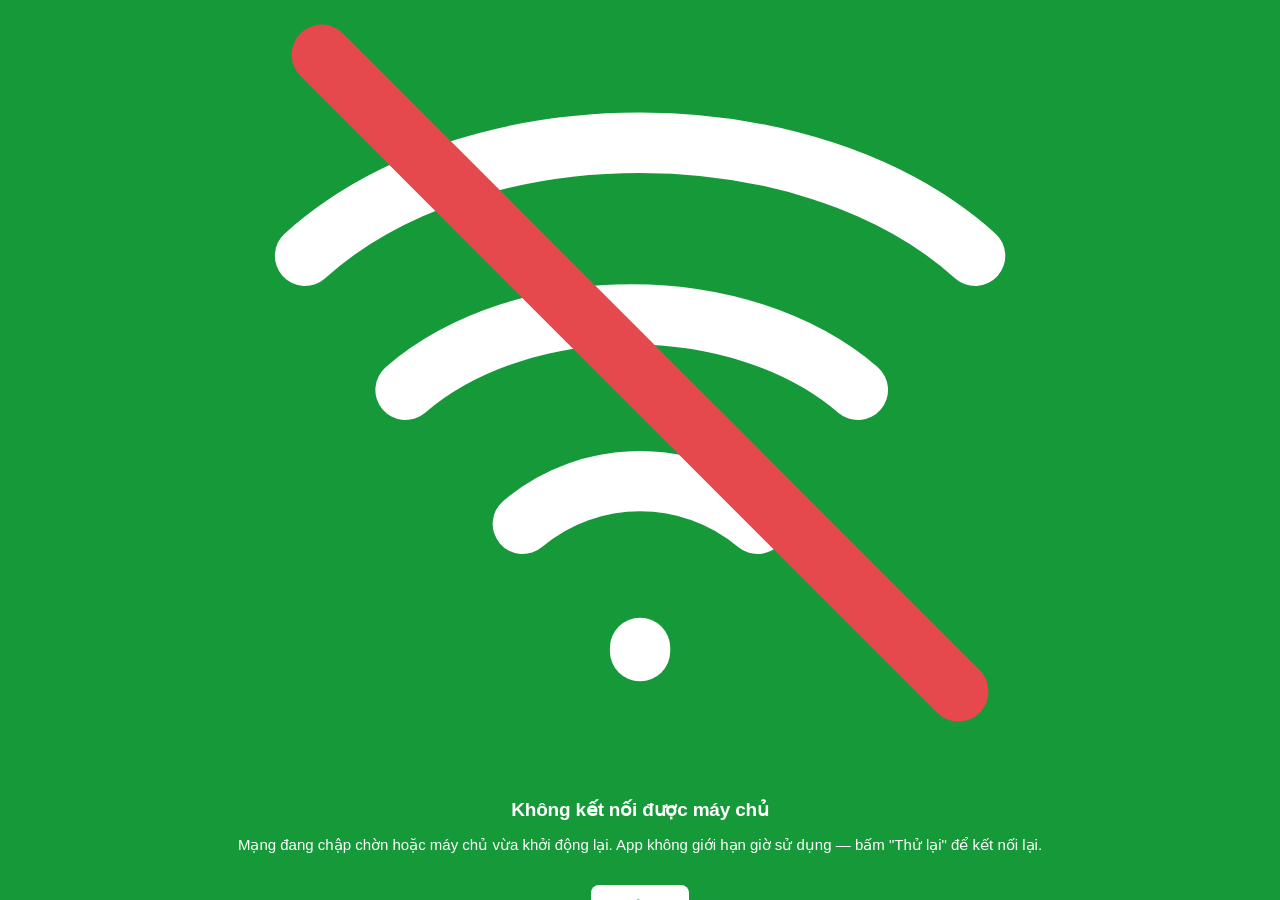
<file: pos-manager/index.html>
<!doctype html>
<html lang="vi">
<head>
  <meta charset="utf-8" />
  <meta name="viewport" content="width=device-width, initial-scale=1, viewport-fit=cover" />
  <title>POS Manager - Cơm A Thuý</title>
  <meta name="theme-color" content="#169939" />
  <link rel="manifest" href="./manifest.json" />
  <link rel="icon" href="./icons/192.png" />
  <link rel="apple-touch-icon" href="./icons/192.png" />
  <meta name="mobile-web-app-capable" content="yes" />
  <meta name="apple-mobile-web-app-capable" content="yes" />
  <meta name="apple-mobile-web-app-status-bar-style" content="black-translucent" />
  <link rel="stylesheet" href="./css/app.css" />
  <link rel="stylesheet" href="./css/theme-v2.css" />
</head>
<body>
  <div id="offline-screen" class="offline-screen hidden">
    <div class="offline-box">
      <div class="offline-icon" aria-hidden="true">
        <svg viewBox="0 0 24 24" fill="none" stroke="currentColor" stroke-width="1.8"
             stroke-linecap="round" stroke-linejoin="round">
          <path d="M2 8.5C7 4 17 4 22 8.5M5 12.5c3.5-3 10-3 13.5 0M8.5 16.5c2-1.7 5-1.7 7 0"/>
          <path d="M12 20.2v.1"/>
          <path d="M2.5 2.5l19 19" stroke="#e5484d"/>
        </svg>
      </div>
      <h2>Không kết nối được máy chủ</h2>
      <!-- Đợt 4 (16/08/2026) — chữ cũ "hoạt động từ 8:00 đến 22:30" là lời giải thích DỰNG SẴN,
           KHÔNG PHẢI giờ hoạt động thật (app không giới hạn giờ). Màn này hiện ra bất cứ khi nào
           app không gọi được API — mạng chập chờn, tunnel vừa đổi địa chỉ, hoặc máy chủ khởi động
           lại — nên đổi thành chữ đúng sự thật + luôn thử lại tự động. Xem buglog bug-XXX. -->
      <p>Mạng đang chập chờn hoặc máy chủ vừa khởi động lại. App không giới hạn giờ sử dụng — bấm
        "Thử lại" để kết nối lại.</p>
      <button id="offline-retry" class="btn btn-primary">Thử lại</button>
    </div>
  </div>

  <header id="app-header" class="app-header hidden">
    <span id="app-title">POS Manager</span>
    <!-- Đợt 1 (15/08/2026) — breadcrumb chỉ hiện ở giao diện v2, app.js cập nhật trong router() -->
    <span id="app-breadcrumb" class="app-breadcrumb v2-header-only"></span>
    <!-- Việc header (23/08/2026) — sửa theo ảnh mẫu SoBanHang: icon kính lúp + gợi ý phím tắt
         Ctrl K trong ô tìm kiếm, khung kết quả thả xuống (#app-search-results), chuông thông báo
         mở bảng thả xuống thay vì nhảy thẳng trang, khối tài khoản có avatar + tên + vai trò + mũi
         tên mở menu (Cài đặt/Đăng xuất). -->
    <!-- Việc "Website v2" (03/09/2026) — ảnh mẫu Website v2\Tổng quan\*: bấm vào ô tìm kiếm (hoặc
         Ctrl K) mở HỘP THOẠI GIỮA MÀN HÌNH nền mờ: ô nhập nằm trên đầu hộp có nút ×, danh sách
         chia theo nhóm ở giữa, chân hộp ghi "↑↓ chọn · Enter mở · Esc đóng". Bọc thêm 2 lớp
         .app-search-panel / .app-search-field để lúc mở gom được input + kết quả + chân hộp vào
         CÙNG MỘT khối trắng; lúc đóng 2 lớp này trong suốt nên thanh trên trông y như cũ. -->
    <span class="app-search v2-header-only">
      <span class="app-search-panel">
        <span class="app-search-field">
          <svg class="app-search-ico" viewBox="0 0 24 24" fill="none" stroke="currentColor" stroke-width="1.8"
               stroke-linecap="round" stroke-linejoin="round" aria-hidden="true">
            <circle cx="10.8" cy="10.8" r="6.3"/><path d="M15.4 15.4 20.5 20.5"/>
          </svg>
          <input id="app-search" type="search" placeholder="Tìm trang, chức năng..." autocomplete="off">
          <kbd class="app-search-kbd">Ctrl K</kbd>
          <button id="app-search-close" class="app-search-close" type="button" aria-label="Đóng tìm kiếm">
            <svg viewBox="0 0 24 24" fill="none" stroke="currentColor" stroke-width="2"
                 stroke-linecap="round" stroke-linejoin="round"><path d="M6 6l12 12M18 6 6 18"/></svg>
          </button>
        </span>
        <div id="app-search-results" class="app-search-results hidden"></div>
        <div class="app-search-hint">↑↓ chọn · Enter mở · Esc đóng</div>
      </span>
    </span>
    <span class="app-header-right">
      <!-- Việc header (23/08/2026 đợt 2) — nút "?" Trợ giúp (Hướng dẫn sử dụng/Câu hỏi thường gặp)
           theo ảnh mẫu SoBanHang.
           Việc "Website v2" (03/09/2026) — SỬA thứ tự: ảnh mẫu xếp chuông TRƯỚC rồi mới tới "?"
           (tìm kiếm › chuông › ? › tài khoản). Khối chuông nay đứng trên khối "?" trong HTML. -->
      <!-- GĐ8 mục K — chuông Trung tâm thông báo, chấm số do js/app.js cập nhật -->
      <span class="app-notif-wrap">
        <button id="app-notif" class="app-notif hidden" type="button" aria-label="Thông báo">
          <svg viewBox="0 0 24 24" fill="none" stroke="currentColor" stroke-width="1.8"
               stroke-linecap="round" stroke-linejoin="round">
            <path d="M18 8.5a6 6 0 1 0-12 0c0 6-2 7.5-2 7.5h16s-2-1.5-2-7.5"/>
            <path d="M13.7 20a2 2 0 0 1-3.4 0"/>
          </svg>
          <span id="app-notif-badge" class="app-notif-badge hidden">0</span>
        </button>
        <div id="app-notif-panel" class="app-notif-panel hidden"></div>
      </span>
      <span class="app-help-wrap v2-header-only">
        <button id="app-help" class="app-help" type="button" aria-label="Tro giup">
          <svg viewBox="0 0 24 24" fill="none" stroke="currentColor" stroke-width="1.8"
               stroke-linecap="round" stroke-linejoin="round">
            <circle cx="12" cy="12" r="9"/>
            <path d="M9.3 9.3a2.7 2.7 0 1 1 3.9 2.4c-.8.4-1.2.9-1.2 1.8v.3"/>
            <path d="M12 17.2h.01"/>
          </svg>
        </button>
        <div id="app-help-panel" class="app-help-panel hidden"></div>
      </span>
      <span class="app-user-wrap v2-header-only">
        <button id="app-user-chip" type="button" class="app-user-chip">
          <span id="app-user-avatar" class="app-user-avatar"></span>
          <span class="app-user-info">
            <span id="app-user-v2" class="app-user-name"></span>
            <span id="app-user-role" class="app-user-role"></span>
          </span>
          <svg class="app-user-caret" viewBox="0 0 24 24" fill="none" stroke="currentColor" stroke-width="2"
               stroke-linecap="round" stroke-linejoin="round" aria-hidden="true"><path d="m6 9 6 6 6-6"/></svg>
        </button>
        <div id="app-user-menu" class="app-user-menu hidden"></div>
      </span>
      <span id="app-user"></span>
    </span>
  </header>

  <!-- Cột trái (máy tính) và thanh dưới (điện thoại) do js/app.js dựng từ js/nav.js,
       vì chủ quán tự chọn được 3 ô giữa của thanh dưới (giống app Sổ Bán Hàng). -->
  <nav id="sidebar" class="sidebar hidden"></nav>

  <main id="view" class="view"></main>

  <nav id="tabbar" class="tabbar hidden"></nav>

  <a id="fab" href="#/ban-hang" class="fab hidden" aria-label="Bán hàng nhanh"></a>

  <div id="toast-root" class="toast-root"></div>

  <!-- Task 2 (17/09/2026) — Đối tác > Hội thoại nhúng Chat Center qua iframe, cần window.SALES_PUBLIC_URL
       (tự cập nhật bởi scripts/sales-tunnel.sh, cùng cơ chế landing page đang dùng cho chat-widget). -->
  <script src="../assets/js/chat-config.js"></script>
  <script type="module" src="./js/app.js"></script>
  <script>
    if ('serviceWorker' in navigator) {
      window.addEventListener('load', () => navigator.serviceWorker.register('./sw.js'));
    }
  </script>
</body>
</html>
</file>
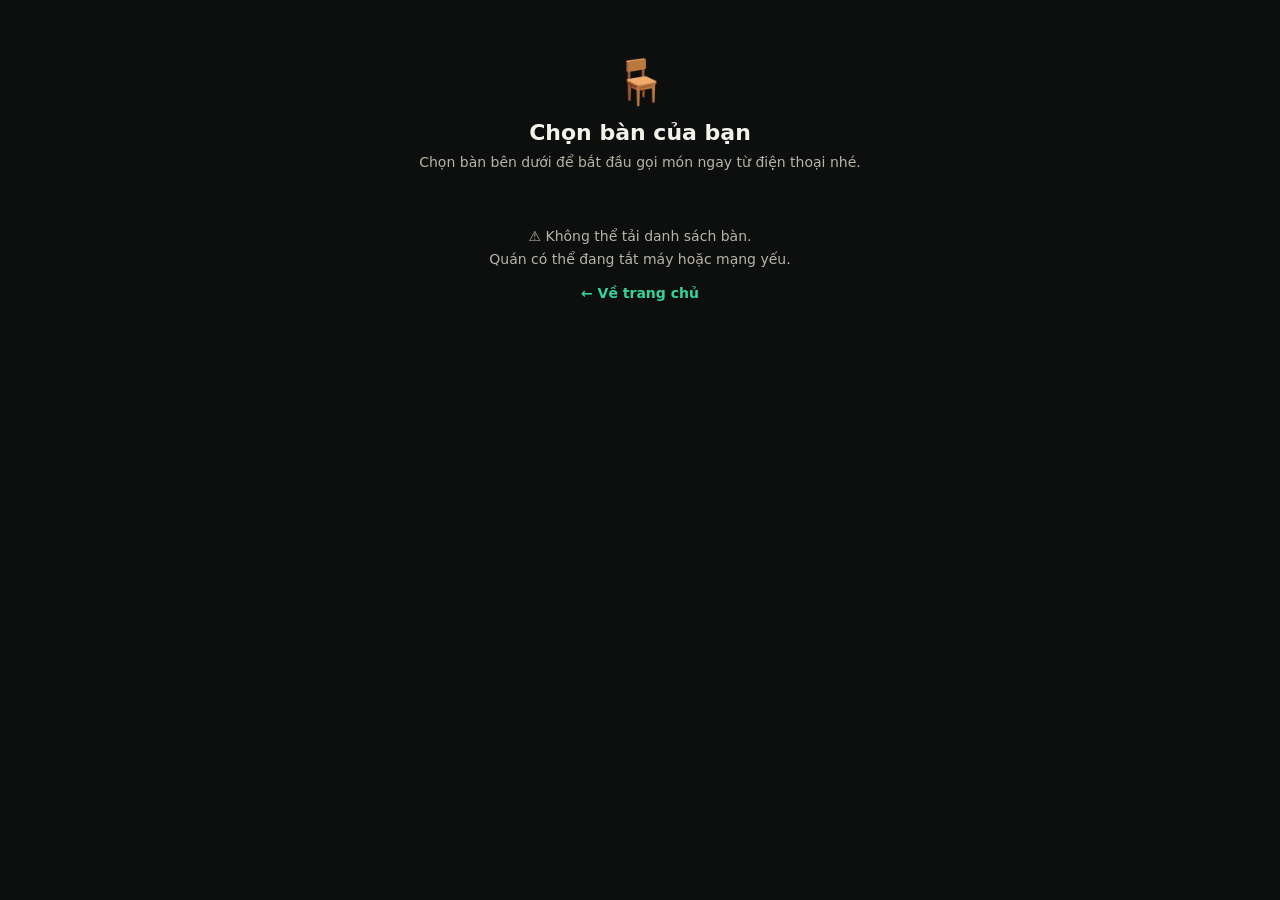
<file: in-qr/ban/index.html>
<!DOCTYPE html>
<html lang="vi">
<head>
<meta charset="UTF-8">
<meta name="viewport" content="width=device-width, initial-scale=1.0">
<title>Cơm A Thuý — Chọn bàn</title>
<meta name="robots" content="noindex">
<style>
  * { margin:0; padding:0; box-sizing:border-box; }
  body {
    min-height:100vh; background:#0d0f0e; color:#f5f2ea;
    font-family:'Be Vietnam Pro','Segoe UI',system-ui,sans-serif; padding:24px;
  }
  .wrap { max-width:500px; margin:0 auto; padding-top:32px; text-align:center; }
  .logo { font-size:44px; margin-bottom:12px; }
  h1 { font-size:22px; font-weight:700; margin-bottom:6px; }
  .sub { font-size:14px; color:#b8b3a6; line-height:1.6; margin-bottom:28px; }
  .table-grid { display:grid; grid-template-columns:repeat(2,1fr); gap:12px; text-align:left; }
  @media (min-width:420px) { .table-grid { grid-template-columns:repeat(3,1fr); } }
  .table-btn {
    display:flex; flex-direction:column; align-items:center; justify-content:center;
    background:rgba(255,255,255,.05); border:1px solid rgba(255,255,255,.1);
    border-radius:16px; padding:18px 12px; cursor:pointer; text-decoration:none;
    color:#f5f2ea; transition:background .2s, border-color .2s;
    min-height:80px;
  }
  .table-btn:hover, .table-btn:active {
    background:rgba(52,211,153,.12); border-color:rgba(52,211,153,.5);
  }
  .table-no { font-size:20px; font-weight:700; }
  .table-zone { font-size:11px; color:#86a395; margin-top:4px; }
  .spin {
    width:34px; height:34px; margin:32px auto; border-radius:50%;
    border:3px solid rgba(245,242,234,.15); border-top-color:#34d399;
    animation:r .8s linear infinite;
  }
  @keyframes r { to { transform:rotate(360deg); } }
  #err { display:none; margin-top:24px; }
  #err p { color:#b8b3a6; font-size:14px; line-height:1.6; }
  #err a { color:#34d399; text-decoration:none; font-weight:600; }
</style>
</head>
<body>
  <div class="wrap">
    <div class="logo">🪑</div>
    <h1>Chọn bàn của bạn</h1>
    <p class="sub">Chọn bàn bên dưới để bắt đầu gọi món ngay từ điện thoại nhé.</p>
    <div id="table-grid" class="table-grid"></div>
    <div class="spin" id="spin"></div>
    <div id="err">
      <p>⚠️ Không thể tải danh sách bàn.<br>Quán có thể đang tắt máy hoặc mạng yếu.</p>
      <p style="margin-top:12px"><a href="../../">← Về trang chủ</a></p>
    </div>
  </div>
  <script src="../../assets/js/order-config.js"></script>
  <script>
    (function () {
      var pos = (window.POS_PUBLIC_URL || '').replace(/\/+$/, '');
      var grid = document.getElementById('table-grid');
      var spin = document.getElementById('spin');
      var err  = document.getElementById('err');

      function zoneLabel(z) {
        if (z === 'trong-nha') return 'Trong nhà';
        if (z === 'ngoai-san') return 'Ngoài sân';
        return z || '';
      }

      function showErr() {
        spin.style.display = 'none';
        err.style.display = 'block';
      }

      if (!pos) { showErr(); return; }

      var controller = new AbortController();
      var timer = setTimeout(function () { controller.abort(); }, 8000);

      fetch(pos + '/api/tables', { signal: controller.signal })
        .then(function (r) {
          clearTimeout(timer);
          return r.ok ? r.json() : Promise.reject(r.status);
        })
        .then(function (tables) {
          spin.style.display = 'none';
          if (!tables || !tables.length) { showErr(); return; }
          grid.innerHTML = tables.map(function (t) {
            var no  = String(t.table_no).padStart(2, '0');
            var url = '../../order/?go=/ban/' + encodeURIComponent(t.qr_token);
            return '<a class="table-btn" href="' + url + '">'
              + '<span class="table-no">Bàn ' + no + '</span>'
              + (t.zone ? '<span class="table-zone">' + zoneLabel(t.zone) + '</span>' : '')
              + '</a>';
          }).join('');
        })
        .catch(function () { showErr(); });
    })();
  </script>
</body>
</html>
</file>
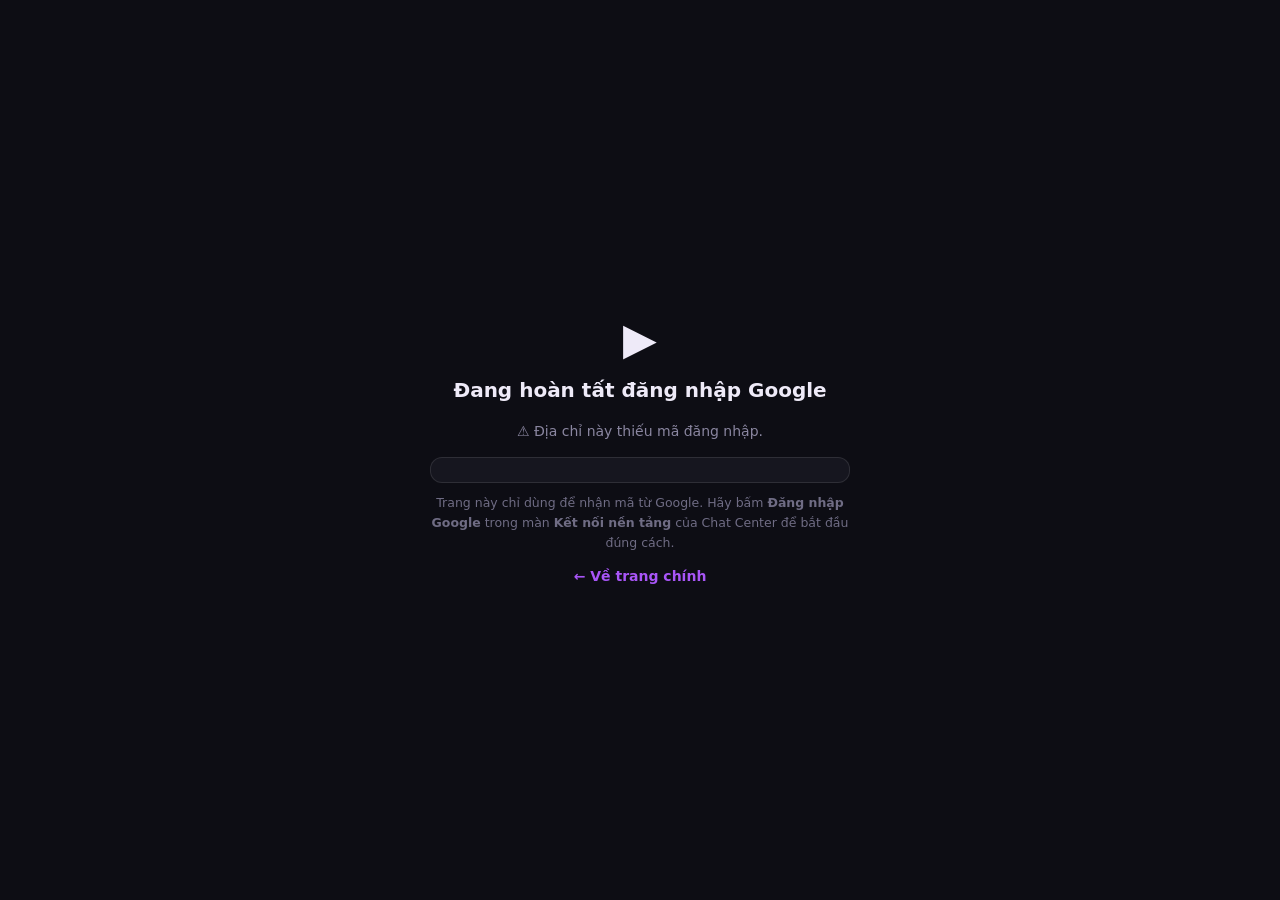
<file: oauth/google/index.html>
<!DOCTYPE html>
<html lang="vi">
<head>
<meta charset="UTF-8">
<meta name="viewport" content="width=device-width, initial-scale=1.0">
<title>Cơm A Thuý — Đang hoàn tất đăng nhập Google…</title>
<meta name="robots" content="noindex">
<!-- ĐỊA CHỈ QUAY VỀ CỐ ĐỊNH cho đăng nhập Google (OAuth YouTube) — 2026-08-29.
     Cùng kiểu với /chat/ và /order/: tên miền GitHub Pages KHÔNG BAO GIỜ đổi, nên khai được với
     Google Cloud Console một lần rồi thôi. URL Chat Center thật (tunnel) đọc từ
     ../../assets/js/chat-config.js — tệp này do scripts/sales-tunnel.sh tự cập nhật + deploy lại
     mỗi khi tunnel đổi URL.
     Khai ở Google Cloud Console → Authorized redirect URIs:
       https://dotiendung1993-coder.github.io/com-a-thuy-web/oauth/google/
     DỰ PHÒNG BẮT BUỘC: nếu không có SALES_PUBLIC_URL hoặc chuyển tiếp hỏng, trang này HIỆN MÃ ra
     màn hình kèm nút Sao chép để chủ quán dán tay vào màn "Kết nối nền tảng" — không để chủ quán
     đứng trước trang trắng không biết làm gì. -->
<style>
  * { margin:0; padding:0; box-sizing:border-box; }
  body {
    min-height:100vh; display:flex; align-items:center; justify-content:center;
    background:#0d0d14; color:#eeeaf8; text-align:center;
    font-family:'Be Vietnam Pro','Segoe UI',system-ui,sans-serif; padding:24px;
  }
  .card { max-width:420px; width:100%; }
  .logo { font-size:44px; margin-bottom:14px; }
  h1 { font-size:20px; font-weight:700; margin-bottom:8px; }
  p  { font-size:14px; color:#8a86a0; line-height:1.6; }
  .spin {
    width:34px; height:34px; margin:20px auto 0; border-radius:50%;
    border:3px solid rgba(238,234,248,.15); border-top-color:#a855f7;
    animation:r .8s linear infinite;
  }
  @keyframes r { to { transform:rotate(360deg); } }
  #err { display:none; margin-top:18px; }
  #err a { color:#a855f7; text-decoration:none; font-weight:600; }
  .code {
    margin-top:14px; padding:12px; border-radius:12px; background:#16161f;
    border:1px solid rgba(255,255,255,.1); font-family:ui-monospace,Menlo,Consolas,monospace;
    font-size:12px; color:#eeeaf8; word-break:break-all; text-align:left; max-height:140px; overflow:auto;
  }
  .btn {
    margin-top:12px; padding:11px 18px; border-radius:12px; border:none; cursor:pointer;
    background:linear-gradient(135deg,#7c3aed 0%,#c026d3 50%,#f43f5e 100%); color:#fff;
    font-size:14px; font-weight:700; font-family:inherit;
  }
  .hint { font-size:12.5px; color:#6f6c84; margin-top:10px; line-height:1.6; }
</style>
</head>
<body>
  <div class="card">
    <div class="logo">▶️</div>
    <h1>Đang hoàn tất đăng nhập Google</h1>
    <p id="msg">Chờ xíu nha, đang đưa bạn về Chat Center…</p>
    <div class="spin" id="spin"></div>
    <div id="err">
      <p id="errmsg">⚠️ Chưa tự quay về Chat Center được.<br>Hãy làm theo 2 bước dưới đây:</p>
      <div class="code" id="codebox"></div>
      <button class="btn" id="copy">📋 Sao chép mã</button>
      <p class="hint" id="hint">
        1) Bấm nút trên để sao chép mã.<br>
        2) Mở Chat Center → ⚙ → <b>Kết nối nền tảng</b> → thẻ <b>YouTube</b> → dán mã vào ô
        “Dán mã đăng nhập Google” rồi bấm <b>Xong</b>.
      </p>
      <p style="margin-top:12px"><a href="../../">← Về trang chính</a></p>
    </div>
  </div>
  <script src="../../assets/js/chat-config.js"></script>
  <script>
    (function () {
      var q = new URLSearchParams(location.search);
      var code = q.get('code') || '';
      var state = q.get('state') || '';
      var gerr = q.get('error') || '';

      function showFallback(title, body) {
        document.getElementById('spin').style.display = 'none';
        document.getElementById('msg').style.display = 'none';
        if (title) document.getElementById('errmsg').innerHTML = title;
        document.getElementById('err').style.display = 'block';
        document.getElementById('codebox').textContent = body || '';
      }

      // Chủ quán bấm "Huỷ" ở màn hỏi quyền của Google.
      if (gerr) {
        showFallback('⚠️ Google báo: <b>' + gerr.replace(/[<>&]/g, '') + '</b><br>'
          + 'Bạn đã bấm Huỷ hoặc chưa được thêm vào danh sách “Người dùng thử”.', '');
        document.getElementById('copy').style.display = 'none';
        document.getElementById('hint').innerHTML =
          'Mở lại Chat Center → ⚙ → <b>Kết nối nền tảng</b> → thẻ <b>YouTube</b> → bấm '
          + '<b>Đăng nhập Google</b> và chọn <b>Cho phép</b>.';
        return;
      }
      if (!code) {
        showFallback('⚠️ Địa chỉ này thiếu mã đăng nhập.', '');
        document.getElementById('copy').style.display = 'none';
        document.getElementById('hint').innerHTML =
          'Trang này chỉ dùng để nhận mã từ Google. Hãy bấm <b>Đăng nhập Google</b> trong màn '
          + '<b>Kết nối nền tảng</b> của Chat Center để bắt đầu đúng cách.';
        return;
      }

      var base = (window.SALES_PUBLIC_URL || '').replace(/\/+$/, '');
      if (base) {
        location.replace(base + '/admin/api/connect/youtube/oauth/callback'
          + '?code=' + encodeURIComponent(code) + '&state=' + encodeURIComponent(state));
        // Chuyển tiếp không xong sau 7 giây (Chat Center tắt / tunnel vừa đổi) → hiện mã ra để dán tay.
        setTimeout(function () { showFallback(null, code); }, 7000);
      } else {
        showFallback(null, code);
      }

      document.getElementById('copy').onclick = function () {
        var t = document.getElementById('codebox').textContent;
        var done = function () { document.getElementById('copy').textContent = '✅ Đã sao chép'; };
        if (navigator.clipboard && navigator.clipboard.writeText) {
          navigator.clipboard.writeText(t).then(done, function () { fallbackCopy(t, done); });
        } else { fallbackCopy(t, done); }
      };
      function fallbackCopy(t, done) {
        var ta = document.createElement('textarea');
        ta.value = t; document.body.appendChild(ta); ta.select();
        try { document.execCommand('copy'); done(); } catch (e) {}
        document.body.removeChild(ta);
      }
    })();
  </script>
</body>
</html>
</file>
<file: assets/css/booking-modal.css>
/* Booking Modal Styles */

.modal {
  display: none;
  position: fixed;
  z-index: 1000;
  left: 0;
  top: 0;
  width: 100%;
  height: 100%;
  overflow: auto;
  background-color: rgba(0, 0, 0, 0.6);
}

.modal.active {
  display: flex;
  justify-content: center;
  align-items: center;
}

.modal-content {
  background-color: #fff;
  color: #222;
  padding: 30px;
  border-radius: 8px;
  width: 90%;
  max-width: 600px;
  max-height: 90vh;
  overflow-y: auto;
  position: relative;
}

.modal-close {
  position: absolute;
  top: 15px;
  right: 20px;
  font-size: 28px;
  font-weight: bold;
  color: #999;
  cursor: pointer;
}

.modal-close:hover {
  color: #333;
}

.booking-step {
  display: none;
}

.booking-step.active {
  display: block;
}

.booking-step h2 {
  margin-bottom: 20px;
  color: #333;
}

.booking-step form label {
  display: block;
  margin-top: 15px;
  margin-bottom: 5px;
  font-weight: 500;
}

.booking-step form input:not([type="checkbox"]):not([type="radio"]),
.booking-step form select,
.booking-step form textarea {
  width: 100%;
  padding: 10px;
  border: 1px solid #ddd;
  border-radius: 4px;
  font-size: 16px;
  color: #222;
  background-color: #fff;
}

/* Task 7 (2026-07-28): checkbox "Gọi món ngay bây giờ" kế thừa width:100%/padding:10px của rule input
   phía trên (không loại trừ checkbox) nên bị kéo giãn full-width, đẩy chữ nhãn xuống dòng dưới thay vì
   nằm ngay cạnh phải của ô tích. Ép label thành hàng ngang để ô tích luôn ở ĐẦU DÒNG, chữ theo ngay sau. */
.preorder-section label {
  display: flex;
  align-items: center;
  gap: 8px;
}

.preorder-section input[type="checkbox"] {
  width: auto;
  margin: 0;
}

/* Task (2026-07-28): 2 lựa chọn chọn bàn ở bước 1 — cùng pattern flex như .preorder-section label
   (checkbox/radio thừa hưởng width:100% của rule input phía trên nếu không loại trừ). */
.table-mode-group {
  margin-top: 5px;
}

.table-mode-group label {
  display: flex;
  align-items: center;
  gap: 8px;
  font-weight: 400;
  margin-top: 8px;
}

.table-mode-group input[type="radio"] {
  width: auto;
  margin: 0;
}

/* Task (2026-08-02): thực đơn gọi món trước trong bước 3 của modal đặt bàn — dạng lưới thẻ có ảnh,
   lấy cảm hứng thị giác từ order.html (POS tại quán: renderMenuTab/thumbHtml) nhưng viết riêng cho
   kiến trúc booking-modal.js (script độc lập, không dùng chung state S.menu/S.cart của POS). */
.preorder-toolbar {
  display: flex;
  gap: 8px;
  overflow-x: auto;
  padding: 8px 2px 8px;
  margin-top: 8px;
  -webkit-overflow-scrolling: touch;
}

.preorder-chip {
  flex-shrink: 0;
  border: 1.5px solid #ddd;
  background: #fff;
  color: #555;
  border-radius: 20px;
  padding: 6px 14px;
  font-size: 13px;
  font-weight: 600;
  cursor: pointer;
  white-space: nowrap;
  transition: background 0.2s, border-color 0.2s, color 0.2s;
}

.preorder-chip.active {
  background: #007bff;
  border-color: #007bff;
  color: #fff;
}

.preorder-cat-group {
  margin-top: 14px;
}

.preorder-cat-title {
  margin: 0 0 8px;
  color: #333;
  font-size: 14px;
  font-weight: 700;
}

.preorder-grid {
  display: grid;
  grid-template-columns: repeat(2, 1fr);
  gap: 10px;
}

.preorder-card {
  display: flex;
  flex-direction: column;
  background: #fff;
  border: 1px solid #eee;
  border-radius: 12px;
  overflow: hidden;
  box-shadow: 0 1px 4px rgba(0, 0, 0, 0.06);
}

.preorder-card-media {
  width: 100%;
  aspect-ratio: 4 / 3;
  background: #f2f2f2;
  flex-shrink: 0;
}

.preorder-card-img {
  width: 100%;
  height: 100%;
  object-fit: cover;
  display: block;
}

.preorder-card-ph {
  width: 100%;
  height: 100%;
  display: flex;
  align-items: center;
  justify-content: center;
  font-size: 28px;
  background: #f2f2f2;
}

.preorder-card-body {
  padding: 8px 10px 10px;
  display: flex;
  flex-direction: column;
  gap: 4px;
  flex: 1;
}

.preorder-card-name {
  font-size: 13px;
  font-weight: 600;
  color: #222;
  line-height: 1.3;
}

.preorder-card-desc {
  font-size: 12px;
  color: #777;
  line-height: 1.35;
  display: -webkit-box;
  -webkit-line-clamp: 2;
  -webkit-box-orient: vertical;
  overflow: hidden;
}

.preorder-card-footer {
  margin-top: auto;
  padding-top: 4px;
  display: flex;
  align-items: center;
  justify-content: space-between;
  gap: 8px;
}

.preorder-card-price {
  font-weight: 700;
  color: #007bff;
  font-size: 13px;
}

/* Cơm mâm: ảnh bên trái, tên/mô tả + danh sách size bên phải — giống bố cục .mam-item của order.html,
   để khách phân biệt rõ ràng với thẻ Cơm phần/Đồ uống/Món ăn thêm (1 giá) ở trên. */
.preorder-card-mam {
  grid-column: 1 / -1;
  flex-direction: row;
}

.preorder-card-mam .preorder-card-media {
  width: 110px;
  aspect-ratio: auto;
}

.preorder-card-mam .preorder-card-body {
  flex: 1;
}

.preorder-size-list {
  display: flex;
  flex-direction: column;
  gap: 6px;
  margin-top: 4px;
}

.preorder-size-chip {
  display: flex;
  align-items: center;
  gap: 8px;
  border: 1.5px solid #ddd;
  border-radius: 10px;
  padding: 5px 8px;
  transition: border-color 0.2s, background 0.2s;
}

.preorder-size-chip.active {
  border-color: #007bff;
  background: #eef6ff;
}

.preorder-size-label {
  font-weight: 700;
  color: #333;
  font-size: 12px;
  min-width: 20px;
}

.preorder-size-price {
  color: #666;
  font-size: 12px;
  flex: 1;
}

.preorder-qty {
  display: flex;
  align-items: center;
  gap: 6px;
  flex-shrink: 0;
}

.preorder-qty button {
  width: 26px;
  height: 26px;
  border: 1px solid #007bff;
  background: #fff;
  color: #007bff;
  border-radius: 50%;
  cursor: pointer;
  font-size: 15px;
  line-height: 1;
  display: flex;
  align-items: center;
  justify-content: center;
  flex-shrink: 0;
}

.preorder-qty button:hover {
  background: #007bff;
  color: #fff;
}

.preorder-qty span {
  min-width: 16px;
  text-align: center;
  font-weight: 700;
  font-size: 13px;
}

.preorder-total-row {
  margin-top: 16px;
  padding-top: 12px;
  border-top: 2px solid #007bff;
  font-weight: bold;
  color: #222;
  text-align: right;
}

.preorder-loading,
.preorder-error {
  color: #666;
  font-style: italic;
}

@media (max-width: 520px) {
  .preorder-card-mam {
    flex-direction: column;
  }

  .preorder-card-mam .preorder-card-media {
    width: 100%;
    height: 160px;
    aspect-ratio: auto;
  }
}

@media (max-width: 380px) {
  .preorder-grid {
    grid-template-columns: 1fr 1fr;
    gap: 8px;
  }
}

.booking-step form select option {
  color: #222;
  background-color: #fff;
}

.booking-step form small {
  color: #666;
  font-size: 14px;
}

.required {
  color: red;
}

/* Table Grid */
.table-grid {
  display: grid;
  grid-template-columns: repeat(4, 1fr);
  gap: 15px;
  margin: 20px 0;
}

.table-card {
  border: 2px solid #007bff;
  background: #fff;
  padding: 20px;
  text-align: center;
  border-radius: 8px;
  cursor: pointer;
  transition: all 0.3s;
}

.table-card:hover {
  background: #f0f8ff;
  border-width: 3px;
}

.table-card.selected {
  background: #cce5ff;
  border-width: 3px;
  border-color: #0056b3;
}

.table-card.booked {
  background: #f0f0f0;
  border-color: #ccc;
  opacity: 0.5;
  cursor: not-allowed;
  position: relative;
}

.table-card.booked::before {
  content: '\1F512';
  position: absolute;
  top: 5px;
  right: 5px;
  font-size: 16px;
}

.table-card .table-no {
  font-size: 24px;
  font-weight: bold;
  margin-bottom: 5px;
}

.table-card .table-zone {
  font-size: 14px;
  color: #666;
}

/* Modal Actions */
.modal-actions {
  display: flex;
  gap: 10px;
  margin-top: 20px;
}

.modal-actions button {
  flex: 1;
}

/* Scoped to #booking-modal so these generic .btn names can't collide with any
   global button styles elsewhere on the site (none existed at time of writing,
   confirmed via repo-wide grep, but this keeps it safe going forward). */
#booking-modal .btn {
  padding: 12px 24px;
  font-size: 16px;
  border: none;
  border-radius: 4px;
  cursor: pointer;
  transition: background 0.3s;
}

#booking-modal .btn-primary {
  background: #007bff;
  color: white;
}

#booking-modal .btn-primary:hover {
  background: #0056b3;
}

#booking-modal .btn-secondary {
  background: #6c757d;
  color: white;
}

#booking-modal .btn-secondary:hover {
  background: #5a6268;
}

/* Responsive */
@media (max-width: 768px) {
  .table-grid {
    grid-template-columns: repeat(3, 1fr);
    gap: 10px;
  }

  .modal-content {
    width: 95%;
    padding: 20px;
  }
}

@media (max-width: 480px) {
  .table-grid {
    grid-template-columns: repeat(2, 1fr);
  }
}

/* Toast notifications — thay cho alert() mặc định của trình duyệt */
.toast-container {
  position: fixed;
  top: 20px;
  left: 50%;
  transform: translateX(-50%);
  z-index: 2000;
  display: flex;
  flex-direction: column;
  gap: 10px;
  width: 90%;
  max-width: 420px;
  pointer-events: none;
}

.toast {
  display: flex;
  align-items: flex-start;
  gap: 10px;
  padding: 14px 16px;
  border-radius: 10px;
  background: #fff;
  color: #222;
  box-shadow: 0 8px 24px rgba(0, 0, 0, 0.18);
  border-left: 4px solid #007bff;
  font-size: 15px;
  line-height: 1.4;
  opacity: 0;
  transform: translateY(-12px);
  transition: opacity 0.25s ease, transform 0.25s ease;
  pointer-events: auto;
}

.toast.show {
  opacity: 1;
  transform: translateY(0);
}

.toast-icon {
  font-size: 18px;
  flex-shrink: 0;
}

.toast-message {
  flex: 1;
  white-space: pre-line;
}

.toast-close {
  cursor: pointer;
  color: #999;
  font-size: 16px;
  flex-shrink: 0;
  line-height: 1;
}

.toast-close:hover {
  color: #333;
}

.toast.toast-error {
  border-left-color: #dc3545;
}

.toast.toast-success {
  border-left-color: #28a745;
}

.toast.toast-warning {
  border-left-color: #ffc107;
}
</file>
<file: pos-manager/css/app.css>
/* ═══════════════════════════════════════════════════════════════════════════
   POS MANAGER — Giao diện sao chép app Sổ Bán Hàng
   GĐ9 (04/08/2026): bảng màu đo BẰNG getComputedStyle TRÊN TRANG SỐNG
   app.sobanhang.com (tài khoản Cơm A Thúy) — xem output/sobanhang-survey/KHAO-SAT-TOAN-BO.md
     Bản WEB dùng XANH LÁ #169939, KHÔNG phải xanh dương #005DF9 (màu đó là của file APK).
   Mọi tên class cũ (GĐ1–GĐ8) được giữ nguyên để 36 màn hình cũ không phải sửa.
   ═══════════════════════════════════════════════════════════════════════════ */
:root {
  --primary: #169939;
  --primary-dark: #05803A;
  --primary-soft: #E7F5EC;
  --brand-green: #169939;

  /* Thanh điều hướng của bản web: dải màu từ trên xuống */
  --rail-from: #1B7A4A;
  --rail-to: #228B47;

  /* Tên cũ giữ lại làm bí danh — các màn GĐ1–GĐ6 vẫn dùng var(--green) */
  --green: var(--primary);
  --green-dark: var(--primary-dark);
  --green-light: var(--primary-soft);

  /* Màu số tiền: vào = lá, ra = đỏ (giống app) */
  --money-in: #169939;
  --money-out: #D92B2B;

  --text: #1E2226;
  --text-2: #73787D;
  --text-3: #A6A6A6;
  --line: #EAEBEC;
  --bg: #F2F3F4;
  --surface: #FFFFFF;
  --danger: #D92B2B;
  --warn: #B45309;

  --radius: 8px;
  --radius-lg: 12px;
  --shadow-sm: 0 1px 2px rgba(60, 69, 79, .06), 0 1px 3px rgba(60, 69, 79, .04);
  --shadow-md: 0 4px 12px rgba(60, 69, 79, .12);

  --tabbar-h: 62px;
  --header-h: 52px;
}

* { box-sizing: border-box; -webkit-tap-highlight-color: transparent; }
html, body { margin: 0; padding: 0; height: 100%; }
body {
  font-family: Inter, -apple-system, BlinkMacSystemFont, "SF Pro Text", "Segoe UI", Roboto, Arial, sans-serif;
  color: var(--text);
  background: var(--bg);
  /* GĐ8 mục L — cỡ chữ toàn app nhân với --font-scale (js/display.js đặt theo cài đặt).
     Mặc định 1 để máy chưa chỉnh gì vẫn y như cũ. */
  font-size: calc(15px * var(--font-scale, 1));
  -webkit-font-smoothing: antialiased;
}
/* GĐ8 mục L — "Nút bấm to": nới chiều cao chạm tối thiểu cho người lớn tuổi đỡ bấm trượt. */
body.big-touch button,
body.big-touch .btn,
body.big-touch input,
body.big-touch select { min-height: 52px; }
body.big-touch .chip { padding: 10px 16px; }
.hidden { display: none !important; }
h2 { font-size: 19px; font-weight: 700; margin: 0 0 12px; letter-spacing: -.2px; }
h3 { font-size: 16px; font-weight: 700; }

/* ── Nút & ô nhập ───────────────────────────────────────────────────────── */
button, .btn {
  font-family: inherit;
  font-size: 15px;
  font-weight: 600;
  min-height: 44px;
  min-width: 44px;
  border-radius: var(--radius);
  border: none;
  cursor: pointer;
  background: #EDF1F6;
  color: var(--text);
  transition: filter .12s ease;
}
button:active, .btn:active { filter: brightness(.94); }
.btn-primary { background: var(--primary); color: #fff; }
.btn-primary:active { background: var(--primary-dark); }
.btn-danger { background: var(--danger); color: #fff; }
.btn-danger:active { background: #B01B1B; }
.btn-ghost { background: #fff; border: 1px solid var(--line); color: var(--text); }
/* Đợt 3 (23/08/2026) — chuẩn hoá TẤT CẢ nút "Hiển thị cột" (Đơn hàng/Sổ nợ/Sổ quỹ/Thu chi/Danh
   mục/Khách hàng/Sản phẩm/Sổ kho/Tồn kho) về CÙNG 1 cỡ chữ. Trước đó 4 view dùng .ord-cols-btn/
   .tc-cols-btn (kế thừa cỡ mặc định .btn 15px, và bị ẩn hẳn ngoài theme v2), 5 view khác lại tự
   ghi đè inline style="font-size:13px" — nhìn lệch cỡ giữa các màn dù cùng 1 chức năng. */
.pm-col-btn { display: inline-flex; align-items: center; gap: 4px; font-size: 13px; }
/* .btn dùng cho cả <a> (ví dụ "+ Tạo đơn hàng" nhảy sang màn Bán hàng). Thẻ <a> không tự căn
   giữa chữ và mặc định bị gạch chân, nên phải khai riêng — chỉ chạm thẻ <a>, không đụng <button>. */
a.btn {
  display: inline-flex; align-items: center; justify-content: center;
  padding: 0 14px; text-decoration: none;
}

input, select, textarea {
  font-family: inherit;
  font-size: 16px;
  min-height: 44px;
  padding: 0 12px;
  border: 1px solid var(--line);
  border-radius: var(--radius);
  width: 100%;
  background: #fff;
  color: var(--text);
}
textarea { padding: 10px 12px; }
input:focus, select:focus, textarea:focus { outline: 2px solid var(--primary-soft); border-color: var(--primary); }
/* bug-629 (05/09/2026) — KHÔNG có input nào trong toàn app khai báo màu chữ placeholder tường
   minh, nên trình duyệt tự chọn màu mặc định (khác nhau tuỳ trình duyệt/thiết bị) — trên nền xám
   nhạt var(--bg) của nhiều ô tìm kiếm (VD ô tìm khách hàng màn Bán hàng), có trình duyệt/thiết bị
   render placeholder gần như không đọc được. Ép màu cố định, đủ tương phản trên cả nền #fff lẫn
   var(--bg), và opacity:1 để không bị trình duyệt tự làm mờ thêm. */
input::placeholder, textarea::placeholder { color: var(--text-2); opacity: 1; }

/* Icon nhỏ nằm chung dòng với chữ (trong nút, nhãn, bảng) */
.inline-ico { display: inline-flex; align-items: center; vertical-align: -3px; }
.inline-ico svg { width: 17px; height: 17px; }
.ok-note { color: var(--money-in); display: flex; align-items: center; gap: 6px; }
.thumb-ico { color: var(--primary); opacity: .55; }
.thumb-ico svg { width: 30px; height: 30px; }
button > svg { width: 20px; height: 20px; }

/* ── Thanh tiêu đề ──────────────────────────────────────────────────────── */
.app-header {
  position: fixed; top: 0; left: 0; right: 0; height: var(--header-h);
  background: var(--primary); color: #fff;
  display: flex; align-items: center; justify-content: space-between;
  padding: 0 16px; font-weight: 600; z-index: 20;
}
/* Task 1 (09/08/2026 đợt 5) — chủ quán xin chữ "POS Manager" TO và ĐẬM hơn cho ra dáng tên app,
   trước đây nó chỉ ăn theo font-weight:600 của cả thanh tiêu đề nên nhìn ngang hàng với tên
   nhân viên bên phải. */
#app-title { font-size: 20px; font-weight: 800; letter-spacing: -.3px; }
#app-user { font-size: 13px; opacity: .9; font-weight: 500; }
/* GĐ8 mục K — chuông thông báo + chấm số chưa đọc trên thanh tiêu đề */
.app-header-right { display: flex; align-items: center; gap: 10px; }
.app-notif {
  position: relative; background: none; border: none; color: #fff;
  padding: 4px; min-height: auto; display: flex; align-items: center;
}
.app-notif > svg { width: 22px; height: 22px; }
.app-notif-badge {
  position: absolute; top: -2px; right: -4px; min-width: 17px; height: 17px;
  padding: 0 4px; border-radius: 9px; background: #E11D48; color: #fff;
  font-size: 10.5px; font-weight: 700; line-height: 17px; text-align: center;
}
/* Việc header (23/08/2026) — chuông thông báo mở BẢNG THẢ XUỐNG ngay tại chỗ (giống SoBanHang),
   thay vì nhảy thẳng sang trang #/thong-bao. Dùng ở CẢ HAI giao diện nên đặt ở app.css gốc,
   không bọc trong [data-theme="v2"]. "Xem tất cả" trong bảng vẫn dẫn sang trang đầy đủ. */
.app-notif-wrap { position: relative; display: flex; }
.app-notif-panel {
  position: absolute; top: calc(100% + 10px); right: -6px; width: 380px; max-width: calc(100vw - 24px);
  background: #fff; color: var(--text); border-radius: var(--radius-lg); box-shadow: var(--shadow-md);
  padding: 10px; z-index: 40;
  /* Đợt 3 (23/08/2026) — cho kéo to/nhỏ khi cần (native CSS resize), KHÔNG lưu lại kích thước:
     mỗi lần bấm chuông mở lại, notifBtn click handler tự xoá style.width/height đã kéo (xem app.js). */
  resize: both; overflow: auto; min-width: 320px; min-height: 240px; max-height: 80vh;
}
.app-notif-panel.hidden { display: none; }
.app-notif-panel-title { font-weight: 700; font-size: 14px; padding: 4px 6px 10px; }
.app-notif-panel-list { max-height: 320px; overflow-y: auto; display: flex; flex-direction: column; gap: 2px; }
.app-notif-panel-item {
  display: flex; gap: 10px; padding: 9px 6px; border-radius: var(--radius); text-decoration: none;
  color: var(--text); cursor: pointer; border: none; background: none; width: 100%; text-align: left;
}
.app-notif-panel-item:hover { background: var(--bg); }
.app-notif-panel-item-ico { flex: none; width: 30px; height: 30px; border-radius: 50%; background: var(--primary-soft);
  color: var(--primary); display: flex; align-items: center; justify-content: center; }
.app-notif-panel-item-ico svg { width: 16px; height: 16px; }
.app-notif-panel-item-title { font-size: 13px; font-weight: 600; }
.app-notif-panel-item-time { font-size: 11.5px; color: var(--text-3); margin-top: 2px; }
.app-notif-panel-empty { padding: 24px 6px; text-align: center; color: var(--text-3); font-size: 13px; }
.app-notif-panel-more {
  display: block; width: 100%; text-align: center; padding: 9px 6px 2px; margin-top: 2px;
  border-top: 1px solid var(--line); font-size: 13px; font-weight: 600; color: var(--primary);
  cursor: pointer; background: none; border-left: none; border-right: none; border-bottom: none;
}
/* Đợt 2 (23/08/2026) — 5 tab trong bảng thông báo (Hỗ trợ/Trợ lý/Thông báo/Đơn hàng/Tài chính),
   giống ảnh mẫu SoBanHang. Không bọc [data-theme="v2"]: chuông thông báo dùng ở CẢ HAI giao diện. */
.app-notif-tabs {
  display: flex; gap: 2px; border-bottom: 1px solid var(--line);
  margin: 0 -4px 6px; padding: 0 4px 8px;
}
.app-notif-tab {
  flex: 1 1 0; min-width: 0; padding: 5px 4px; font-size: 12.5px; font-weight: 600; color: var(--text-3);
  background: none; border: none; border-radius: var(--radius); cursor: pointer; white-space: nowrap;
  text-align: center; overflow: hidden; text-overflow: ellipsis;
}
.app-notif-tab:hover { background: var(--bg); }
.app-notif-tab.active { color: var(--primary); background: var(--primary-soft); }
/* Tab chưa có quyền xem (vd Tài chính khi nhân viên không có quyền Sổ nợ/Sổ quỹ) — làm mờ,
   không bấm được, giống cách SoBanHang khoá chức năng ngoài quyền. */
.app-notif-tab.disabled { color: var(--text-3); opacity: .45; cursor: not-allowed; pointer-events: none; }
.app-notif-panel-body { min-height: 60px; }
.app-notif-static { padding: 18px 6px; text-align: center; color: var(--text-2); font-size: 13px; line-height: 1.6; }
.app-notif-static p { margin: 0 0 4px; }

/* Hộp "Hướng dẫn sử dụng" / "Câu hỏi thường gặp" mở từ nút Trợ giúp (đợt 2, 23/08/2026). */
.app-guide-list { display: flex; flex-direction: column; gap: 4px; max-height: 60vh; overflow-y: auto; }
.app-guide-item {
  display: flex; align-items: center; gap: 12px; padding: 10px; border-radius: var(--radius);
  text-decoration: none; color: var(--text); border: 1px solid var(--line);
}
.app-guide-item:hover { background: var(--bg); }
.app-guide-item-ico { flex: none; width: 34px; height: 34px; border-radius: 50%; background: var(--primary-soft);
  color: var(--primary); display: flex; align-items: center; justify-content: center; }
.app-guide-item-ico svg { width: 18px; height: 18px; }
.app-guide-item-title { font-size: 13.5px; font-weight: 600; }
.app-guide-item-desc { font-size: 12px; color: var(--text-3); margin-top: 2px; }
.app-faq-item { padding: 10px 2px; border-bottom: 1px solid var(--line); }
.app-faq-item:last-child { border-bottom: none; }
.app-faq-q { font-size: 13.5px; font-weight: 600; margin-bottom: 4px; }
.app-faq-a { font-size: 12.5px; color: var(--text-2); line-height: 1.5; }

/* ── Vùng nội dung ──────────────────────────────────────────────────────── */
.view {
  padding-top: calc(var(--header-h) + 14px);
  padding-bottom: calc(var(--tabbar-h) + 20px);
  padding-left: 16px;
  padding-right: 16px;
  min-height: 100vh;
}
body.no-nav .view { padding-top: 12px; padding-bottom: 12px; }
/* Trang chủ có nền gradient xanh nhạt giống app */
body.home-bg { background: var(--bg); }

/* ── Thanh tab dưới (điện thoại) ────────────────────────────────────────── */
.tabbar {
  position: fixed; bottom: 0; left: 0; right: 0;
  min-height: var(--tabbar-h);
  padding-bottom: env(safe-area-inset-bottom, 0);
  display: flex; background: #fff; border-top: 1px solid var(--line); z-index: 20;
}
.tabbar a {
  flex: 1; display: flex; flex-direction: column; align-items: center; justify-content: center;
  font-size: 11px; text-decoration: none; color: var(--text-3); gap: 3px; padding: 8px 2px;
  font-weight: 500;
}
.tabbar a svg { width: 24px; height: 24px; display: block; }
.tabbar a.active { color: var(--primary); font-weight: 600; }

/* ── Nút tròn nổi ───────────────────────────────────────────────────────── */
.fab {
  position: fixed; right: 18px; bottom: calc(var(--tabbar-h) + 18px);
  width: 56px; height: 56px; border-radius: 50%;
  background: var(--primary); color: #fff;
  display: flex; align-items: center; justify-content: center;
  text-decoration: none; box-shadow: 0 6px 16px rgba(22, 153, 57, .38); z-index: 21;
}
.fab svg { width: 26px; height: 26px; }

/* ── Cột trái theo phong cách Sổ Bán Hàng ──────────────────────────────── */
:root {
  --sidebar-full: 240px;
  --sidebar-slim: 64px;
}

.sidebar {
  position: fixed; top: var(--header-h); left: 0; bottom: 0;
  width: var(--sidebar-full);
  background: linear-gradient(180deg, var(--rail-from) 0%, var(--rail-to) 100%);
  z-index: 15; overflow-y: auto; overflow-x: hidden;
  display: flex; flex-direction: column;
  transition: width 0.22s ease;
}
.sidebar.collapsed { width: var(--sidebar-slim); }

/* Khối thương hiệu đầu cột trái (ô vuông trắng + tên quán) — giống app Sổ Bán Hàng */
.sidebar-brand {
  display: flex; align-items: center; gap: 10px; flex: none;
  padding: 13px 14px; min-height: 64px;
  border-bottom: 1px solid rgba(255,255,255,.12);
}
.sidebar-brand-logo {
  width: 38px; height: 38px; flex: none; border-radius: 9px;
  background: #fff; color: var(--primary);
  display: flex; align-items: center; justify-content: center;
}
.sidebar-brand-logo svg { width: 24px; height: 24px; }
.sidebar-brand-name {
  color: #fff; font-size: 19px; font-weight: 800; letter-spacing: -.3px; white-space: nowrap;
}
.sidebar.collapsed .sidebar-brand { justify-content: center; padding: 13px 0; }
/* Thu gọn: chỉ còn ĐÚNG nút » ở hàng đầu (giống ảnh mẫu Sổ Bán Hàng chủ quán gửi 29/08/2026) —
   ô vuông thương hiệu + tên quán đều ẩn, không thì hàng đầu rộng hơn cả cột trái 64px. */
.sidebar.collapsed .sidebar-brand-name,
.sidebar.collapsed .sidebar-brand-logo { display: none; }

/* Thanh cuộn của cột trái: MẢNH và trong suốt. Thanh cuộn mặc định của Chrome dày ~15px, chiếm
   nguyên dải 225–240px — đúng chỗ nút thu gọn đứng, nên nút nằm đè lên nó (chủ quán khoanh đỏ
   12/08/2026). Thu còn 6px + màu trắng mờ thì nó chìm vào nền xanh của cột trái. */
.sidebar { scrollbar-width: thin; scrollbar-color: rgba(255,255,255,.35) transparent; }
.sidebar::-webkit-scrollbar { width: 6px; }
.sidebar::-webkit-scrollbar-track { background: transparent; }
.sidebar::-webkit-scrollbar-thumb { background: rgba(255,255,255,.28); border-radius: 3px; }
.sidebar:hover::-webkit-scrollbar-thumb { background: rgba(255,255,255,.45); }

/* Nút thu nhỏ/mở rộng: nằm NGAY TRONG hàng thương hiệu, sát mép phải, cạnh chữ "POS Manager"
   (Task 1 — 29/08/2026, theo ảnh mẫu Sổ Bán Hàng: nút « đứng cùng dòng với tên app).
   Bản cũ (09/08) là nút TRÒN position:fixed nổi ngoài mép phải cột trái; từ 23/08 giao diện v2
   đã đổi nó về position:static nhưng nút vẫn là thẻ ANH EM của .sidebar-brand nên tự chiếm hẳn
   MỘT DÒNG riêng dưới tên app — đúng cái "thêm hẳn 1 dòng" chủ quán yêu cầu bỏ. Nay nút là con
   của .sidebar-brand (xem buildNav trong js/app.js) nên chỉ cần margin-left:auto là đủ. */
.sidebar-toggle {
  margin-left: auto; flex: none;
  width: 26px; height: 26px; min-width: 26px; min-height: 26px; padding: 0;
  border-radius: 50%; background: rgba(255, 255, 255, .16); border: none;
  color: #fff; display: flex; align-items: center; justify-content: center;
  cursor: pointer; box-shadow: none;
  transition: background .1s, color .1s;
}
.sidebar-toggle:hover { background: rgba(255, 255, 255, .3); color: #fff; }
.sidebar-toggle svg { width: 14px; height: 14px; }
.sidebar.collapsed .sidebar-toggle { margin-left: 0; }
.sidebar.collapsed .sidebar-toggle svg { transform: rotate(180deg); }

/* Links chung (Trang chủ, các mục con) */
.sidebar a {
  display: flex; align-items: center; gap: 12px;
  padding: 10px 14px; text-decoration: none; color: rgba(255,255,255,.82); font-size: 14px;
  font-weight: 500; white-space: nowrap; border-radius: 0; transition: background .1s;
}
.sidebar a svg { width: 22px; height: 22px; flex: none; }
.sidebar a:hover { background: rgba(255,255,255,.1); }
.sidebar a.active {
  background: rgba(145,158,171,.4); color: #fff; font-weight: 600;
  border-left: 3px solid rgba(255,255,255,.7);
}
.sidebar-child { padding-left: 48px !important; font-size: 13.5px; }
.sidebar-child.active { padding-left: 45px !important; }

/* Nút tiêu đề nhóm */
.sidebar-group-btn {
  display: flex; align-items: center; gap: 12px; width: 100%;
  padding: 10px 14px; background: none; border: none;
  border-top: 1px solid rgba(255,255,255,.1);
  color: rgba(255,255,255,.6); font-size: 11px; font-weight: 700; letter-spacing: .5px;
  text-transform: uppercase; cursor: pointer; white-space: nowrap; min-height: 40px; text-align: left;
  transition: background .1s, color .1s;
}
.sidebar-group-btn:hover { background: rgba(255,255,255,.08); color: rgba(255,255,255,.9); }
.sidebar-group.has-active > .sidebar-group-btn { color: rgba(255,255,255,.9); }
.sbh-icon { width: 22px; height: 22px; flex: none; display: flex; }
.sbh-icon svg { width: 22px; height: 22px; }
.g-label { flex: 1; min-width: 0; overflow: hidden; }
.chevron { width: 14px; height: 14px; flex: none; transition: transform .18s; }
.sidebar-group.open > .sidebar-group-btn .chevron { transform: rotate(180deg); }

/* Nhóm: mở/đóng bằng max-height animation */
.sidebar-group-items { overflow: hidden; max-height: 0; transition: max-height .22s ease; }
.sidebar-group.open > .sidebar-group-items { max-height: 800px; }

/* Mode icon-only (sau khi thu nhỏ) */
.sidebar.collapsed .g-label,
.sidebar.collapsed .chevron,
.sidebar.collapsed .sidebar-group-items,
.sidebar.collapsed a span { display: none !important; }
.sidebar.collapsed .sidebar-group-btn { justify-content: center; padding: 12px 0; }
.sidebar.collapsed a { justify-content: center; padding: 12px 0; }
.sidebar.collapsed a.active { border-left: none; border-bottom: 3px solid rgba(255,255,255,.7); }

/* Task 8 (09/08/2026) — cột trái thu gọn: bấm icon nhóm mở SUBMENU NỔI bên phải để chọn màn.
   position:fixed (toạ độ do app.js tính) vì .sidebar có overflow-x:hidden sẽ cắt cụt submenu. */
.sidebar.collapsed .sidebar-group.flyout > .sidebar-group-items {
  display: block !important; position: fixed; z-index: 80;
  min-width: 208px; max-height: 70vh; overflow-y: auto; padding: 6px 0;
  background: var(--rail-to, #14532d); border-radius: 0 10px 10px 0;
  box-shadow: 0 12px 30px rgba(9, 20, 12, .38);
}
.sidebar.collapsed .sidebar-group.flyout > .sidebar-group-items a { justify-content: flex-start; padding: 10px 16px; }
.sidebar.collapsed .sidebar-group.flyout > .sidebar-group-items a span { display: inline !important; }
.sidebar.collapsed .sidebar-group.flyout > .sidebar-group-items .sidebar-child { padding-left: 16px !important; }
.sidebar.collapsed .sidebar-group.flyout > .sidebar-group-btn { background: rgba(255,255,255,.14); }

@media (min-width: 1024px) {
  .tabbar, .fab { display: none !important; }
  /* Task 1 (29/08/2026) — nút thu gọn đã dời hẳn vào trong hàng thương hiệu của cột trái nên
     dải trống 44px chừa riêng cho nó không còn lý do tồn tại; trả về 16px như màn hẹp để nội
     dung rộng thêm 28px. */
  .view {
    margin-left: var(--sidebar-full); padding-bottom: 20px; padding-left: 16px;
    transition: margin-left .22s ease;
  }
  body.sidebar-slim .view { margin-left: var(--sidebar-slim); }
}

/* ── Thông báo nổi ──────────────────────────────────────────────────────── */
.toast-root {
  position: fixed; left: 50%; bottom: calc(var(--tabbar-h) + 16px); transform: translateX(-50%);
  z-index: 50; display: flex; flex-direction: column; gap: 8px; align-items: center;
}
.toast {
  background: #1F2937; color: #fff; padding: 11px 18px; border-radius: 10px; font-size: 14px;
  max-width: 90vw; box-shadow: var(--shadow-md);
}
.toast.error { background: var(--danger); }

/* ── Hộp thoại ──────────────────────────────────────────────────────────── */
.modal-overlay {
  position: fixed; inset: 0; background: rgba(15, 23, 35, .45);
  display: flex; align-items: flex-end; justify-content: center; z-index: 60;
}
@media (min-width: 640px) { .modal-overlay { align-items: center; } }
.modal-box {
  background: #fff; border-radius: var(--radius-lg) var(--radius-lg) 0 0; padding: 20px;
  width: 100%; max-width: 440px; max-height: 84vh; overflow-y: auto;
}
@media (min-width: 640px) { .modal-box { border-radius: var(--radius-lg); } }
.modal-box h3 { margin-top: 0; }
.modal-close-row { text-align: right; margin-top: 12px; }

/* ═══ TRANG CHỦ (dashboard giống app Sổ Bán Hàng) ═══════════════════════ */
.home-greet { margin-bottom: 14px; }
.home-greet .hi { font-size: 13px; color: var(--text-2); }
.home-greet .store { font-size: 20px; font-weight: 700; letter-spacing: -.3px; }

/* Thẻ "Hôm nay" — 3 ô số liệu có icon, giống ic_summary_* của app */
.today-card {
  background: #fff; border-radius: var(--radius-lg); padding: 14px;
  box-shadow: var(--shadow-sm); border: 1px solid var(--line);
}
.today-card-title {
  font-size: 12px; letter-spacing: .6px; color: var(--text-3); font-weight: 700; margin-bottom: 10px;
}
.today-card-loading { color: var(--text-3); font-size: 14px; }
.today-stats { display: grid; grid-template-columns: repeat(3, 1fr); gap: 8px; }
.today-stat {
  display: flex; flex-direction: column; gap: 4px;
  padding: 10px 8px; border-radius: 10px; background: #F7F9FC;
}
.today-stat .stat-ico { width: 26px; height: 26px; border-radius: 8px; display: flex; align-items: center; justify-content: center; }
.today-stat .stat-ico svg { width: 15px; height: 15px; }
.today-stat .label { font-size: 11.5px; color: var(--text-2); }
.today-stat .value { font-size: 16px; font-weight: 700; letter-spacing: -.3px; }
.today-stat .value.money { color: var(--money-in); }
.today-stat .value.profit-empty {
  font-size: 13px; color: var(--primary); text-decoration: none; display: flex; flex-direction: column;
}
.today-stat .value.profit-empty small { font-size: 10.5px; font-weight: 500; color: var(--text-3); }

/* Nhãn từng khu + nút "Chỉnh sửa" bên phải */
.section-label {
  margin-top: 22px; margin-bottom: 8px; font-size: 14px; color: var(--text); font-weight: 700;
  display: flex; align-items: center; justify-content: space-between;
}
.section-label .edit-link {
  font-size: 13px; color: var(--primary); font-weight: 600; background: none;
  min-height: auto; padding: 4px 2px; display: inline-flex; align-items: center; gap: 4px;
}
.section-label .edit-link svg { width: 15px; height: 15px; }

/* Lưới tính năng — thẻ trắng, icon nhiều màu, chữ dưới (đúng như ảnh edit_home_feature.png) */
.feature-grid { display: grid; grid-template-columns: repeat(3, 1fr); gap: 10px; }
.feature-grid.shortcuts { grid-template-columns: repeat(4, 1fr); }
.feature-card {
  background: #fff; border-radius: var(--radius); padding: 14px 6px 11px; text-align: center;
  text-decoration: none; color: var(--text); box-shadow: var(--shadow-sm);
  border: 1px solid var(--line);
  display: flex; flex-direction: column; align-items: center; gap: 7px;
  font-size: 12.5px; font-weight: 500; line-height: 1.25; position: relative;
}
.feature-card .icon { display: block; }
.feature-card .icon svg { width: 26px; height: 26px; display: block; }
.feature-grid.shortcuts .feature-card { padding: 12px 4px 9px; font-size: 11.5px; }
.feature-grid.shortcuts .feature-card .icon svg { width: 24px; height: 24px; }

/* Chế độ chỉnh sửa: hiện dấu + / − ở góc thẻ */
.feature-card .pick-badge {
  position: absolute; top: -6px; right: -6px; width: 22px; height: 22px; border-radius: 50%;
  background: var(--primary); color: #fff; font-size: 15px; font-weight: 700; line-height: 22px;
  min-height: 22px; min-width: 22px; padding: 0;
}
.feature-card .pick-badge.remove { background: var(--danger); }
.picker-hint { font-size: 12.5px; color: var(--text-2); margin: 4px 0 10px; }

/* Màn "Thêm" — chia nhóm giống app */
.group-block { margin-bottom: 18px; }
.group-title { font-size: 13px; font-weight: 700; color: var(--text-2); margin-bottom: 8px; }

/* ═══ CÁC MÀN GĐ1–GĐ6 (giữ nguyên tên class, chỉnh lại cho hợp bảng màu) ══ */

/* Bán hàng */
.sell-search { margin-bottom: 10px; }
/* Hàng nút lọc cuộn ngang — màn Quản lý bàn (khu vực) và Thông báo vẫn dùng. */
.sell-chips { display: flex; gap: 8px; overflow-x: auto; padding-bottom: 8px; }
.chip {
  flex: none; padding: 8px 14px; border-radius: 20px; background: #fff; border: 1px solid var(--line);
  font-size: 14px; cursor: pointer; white-space: nowrap; min-height: 38px; font-weight: 500;
}
.chip.active { background: var(--primary); color: #fff; border-color: var(--primary); }
/* Chiều cao ô ĐẶT CỨNG (không dùng aspect-ratio hay đệm-%): mọi thứ trong thẻ món đều
   position:absolute nên hai cách kia không góp chiều cao vào hàng lưới → các thẻ đè lên nhau,
   chỉ còn thấy nhãn giá. Đặt cứng thì hàng nào cũng đúng, kể cả khi lưới tự cuộn. */
.sell-grid { display: grid; grid-template-columns: repeat(2, 1fr); grid-auto-rows: 160px; gap: 12px; margin: 12px 0; }
@media (min-width: 640px) { .sell-grid { grid-template-columns: repeat(4, 1fr); } }
.sell-empty { color: var(--text-3); }
/* GĐ12 — thẻ món giống ảnh khảo sát /pos: ảnh phủ kín ô vuông, giá ở góc trên phải trên nền tối,
   tên món trên dải mờ dưới đáy, chấm xanh số lượng khi món đã có trong đơn đang mở. */
.item-card {
  position: relative; background: #fff; border-radius: var(--radius); overflow: hidden;
  text-align: left; padding: 0; height: 100%;
  box-shadow: var(--shadow-sm); border: 1.5px solid var(--line); cursor: pointer; min-height: 0;
}
.item-card.unavailable { opacity: .45; }
.item-card.picked { border-color: var(--primary); }
.item-card .thumb {
  position: absolute; inset: 0; background: var(--primary-soft);
  display: flex; align-items: center; justify-content: center;
}
.item-card .thumb img { width: 100%; height: 100%; object-fit: cover; display: block; }
.item-card .item-price {
  position: absolute; top: 0; right: 0; background: rgba(30, 34, 38, .72); color: #fff;
  font-size: 12px; font-weight: 600; padding: 3px 7px; border-radius: 0 0 0 6px;
}
.item-card .item-qty {
  position: absolute; left: 0; bottom: 34px; min-width: 22px; height: 22px; line-height: 22px;
  text-align: center; background: var(--primary); color: #fff; font-size: 12px; font-weight: 700;
  padding: 0 5px; border-radius: 0 6px 0 0;
}
/* Task 5 (09/08/2026) — số đã bán, chỉ hiện khi đang sắp xếp "Bán chạy nhất". Đặt góc TRÊN TRÁI để
   không đè giá (trên phải) hay số lượng trong giỏ (dưới trái). */
.item-card .item-sold {
  position: absolute; top: 0; left: 0; background: rgba(22, 153, 57, .92); color: #fff;
  font-size: 11.5px; font-weight: 700; padding: 3px 7px; border-radius: 0 0 6px 0;
}
.item-card .item-name {
  position: absolute; left: 0; right: 0; bottom: 0; background: rgba(30, 34, 38, .72); color: #fff;
  font-size: 12.5px; font-weight: 600; line-height: 1.25; padding: 6px 8px; text-align: center;
  display: -webkit-box; -webkit-line-clamp: 2; -webkit-box-orient: vertical; overflow: hidden;
}
/* ── Sắp xếp & Lọc trong pos-bar (dropdown) ────────────────────────────────── */
.pos-sf-wrap { position: relative; }
.pos-sf-btn.active { background: rgba(255,255,255,.26); }
.pos-sf-drop {
  position: absolute; top: calc(100% + 6px); left: 0; z-index: 200;
  background: #fff; border: 1px solid var(--line); border-radius: 12px;
  box-shadow: 0 8px 24px rgba(0,0,0,.13); padding: 8px; min-width: 180px;
}
.pos-sf-drop.hidden { display: none; }
.pos-sf-section { font-size: 11px; font-weight: 700; text-transform: uppercase; letter-spacing: .05em;
  color: var(--text-3); padding: 4px 8px 2px; margin: 0; }
.pos-sf-hr { border: none; border-top: 1px solid var(--line); margin: 6px 0; }
.pos-sf-opt {
  display: block; width: 100%; text-align: left; padding: 7px 10px; font-size: 13.5px;
  border: 0; background: transparent; border-radius: 8px; cursor: pointer; color: var(--text);
  transition: background .1s;
}
.pos-sf-opt:hover { background: var(--primary-soft); }
.pos-sf-opt.active { background: var(--primary); color: #fff; font-weight: 600; }
/* Task 4 (09/08/2026) — 3 mức ngày tính "Bán chạy nhất" (7 / 30 / 90) trong bảng Sắp xếp & Lọc. */
.pos-sf-days { display: flex; gap: 6px; padding: 4px 8px 2px; }
.pos-sf-days .chip { flex: 1; justify-content: center; text-align: center; font-size: 12.5px; padding: 6px 4px; white-space: nowrap; }
/* Đếm số món — Task 1 (09/08/2026): chuyển KHỎI thanh xanh trên cùng xuống đầu cột danh mục
   bên trái, đúng chỗ người dùng đang nhìn khi chọn danh mục. Mỗi danh mục cũng có số riêng. */
.pos-cats-count {
  margin: 0; flex: none; white-space: nowrap; font-size: 12.5px; font-weight: 600;
  color: var(--text-3); padding: 0 10px;
}
@media (min-width: 1024px) {
  /* Máy tính: thành dòng tiêu đề của cột danh mục, có gạch chân tách khỏi danh sách bên dưới —
     nếu để sát mép trên như điện thoại thì trông như chữ bị rơi ra ngoài. */
  .pos-cats-count {
    padding: 11px 16px 9px; border-bottom: 1px solid var(--line); background: #FAFBFB;
    letter-spacing: .01em;
  }
}
.pos-cats .chip { display: inline-flex; align-items: center; gap: 8px; }
.pos-cats .chip .chip-label { flex: 1; min-width: 0; overflow: hidden; text-overflow: ellipsis; }
.pos-cats .chip .chip-count {
  flex: none; min-width: 22px; height: 20px; line-height: 20px; padding: 0 6px; border-radius: 99px;
  background: #EEF0F1; color: var(--text-3); font-size: 11.5px; font-weight: 700; text-align: center;
}
/* Điện thoại: chip đang chọn nền XANH nên số phải là nền trắng mờ, không thì xanh chồng xanh.
   Máy tính (khối @media 1024px bên dưới) chip đang chọn nền xám nhạt nên số mới tô xanh được. */
.pos-cats .chip.active .chip-count { background: rgba(255,255,255,.32); color: #fff; }

/* Kiểu DANH SÁCH: bỏ lưới, mỗi món một dòng cao cố định — đọc nhanh khi thực đơn dài.
   Dùng chung #sell-grid nên phải huỷ grid-auto-rows của kiểu lưới, nếu không dòng sẽ bị ép 160px. */
.sell-grid.as-list { display: flex; flex-direction: column; gap: 6px; grid-auto-rows: auto; }
.item-row {
  display: flex; align-items: center; gap: 10px; width: 100%; padding: 8px 12px; min-height: 58px;
  background: #fff; border: 1.5px solid var(--line); border-radius: var(--radius);
  box-shadow: var(--shadow-sm); cursor: pointer; text-align: left;
}
.item-row.unavailable { opacity: .45; }
.item-row.picked { border-color: var(--primary); background: var(--primary-soft); }
.item-row .row-thumb {
  flex: none; width: 42px; height: 42px; border-radius: 8px; overflow: hidden;
  background: var(--primary-soft); display: flex; align-items: center; justify-content: center;
}
.item-row .row-thumb img { width: 100%; height: 100%; object-fit: cover; display: block; }
.item-row .row-thumb .thumb-ico svg { width: 20px; height: 20px; }
.item-row .row-main { flex: 1; min-width: 0; display: flex; flex-direction: column; gap: 2px; }
.item-row .row-name {
  font-size: 14.5px; font-weight: 600; color: var(--text-1);
  overflow: hidden; text-overflow: ellipsis; white-space: nowrap;
}
.item-row .row-sub { font-size: 12px; color: var(--text-3); }
.item-row .row-qty {
  flex: none; min-width: 24px; height: 24px; line-height: 24px; text-align: center;
  background: var(--primary); color: #fff; font-size: 12.5px; font-weight: 700;
  padding: 0 6px; border-radius: 12px;
}
.item-row .row-price { flex: none; font-size: 14.5px; font-weight: 700; color: var(--text-1); }

.size-options { display: flex; flex-direction: column; gap: 8px; margin-top: 12px; }
.size-options button {
  display: flex; justify-content: space-between; align-items: center; padding: 0 14px;
  background: var(--primary-soft); color: var(--primary-dark); font-weight: 600;
}

/* ── Task 1 (09/08/2026): KHUNG BÁN NHANH GẮN TRONG MÀN BÁN HÀNG ──────────────
   Chủ quán: bấm "Bán nhanh" không rời màn nữa, khu vực món chia đôi — lưới món ở trên, khung bán
   nhanh ở dưới. Khung xếp 3 cột (tên+số lượng · giá+mệnh giá · bàn phím số+nút thêm) để vừa một
   dải ngang thấp, không ăn mất chỗ của lưới món. Máy hẹp thì tự xuống 1 cột và cuộn. */
.qs-dock {
  display: flex; flex-direction: column; background: #fff; border-top: 2px solid var(--primary);
  box-shadow: 0 -4px 14px rgba(0,0,0,.06); overflow: hidden;
}
.qs-dock.hidden { display: none; }
.qs-dock-head {
  display: flex; align-items: center; gap: 10px; padding: 8px 14px; background: var(--primary-soft);
  border-bottom: 1px solid var(--line); flex: none;
}
.qs-dock-head b { font-size: 14.5px; color: var(--primary-dark); white-space: nowrap; }
.qs-dock-hint {
  flex: 1; min-width: 0; font-size: 12px; color: var(--text-3);
  overflow: hidden; text-overflow: ellipsis; white-space: nowrap;
}
.qs-dock-close {
  flex: none; width: 30px; height: 30px; min-width: 30px; min-height: 30px; padding: 0;
  border: none; background: none; color: var(--text-3); font-size: 22px; line-height: 1;
  border-radius: 6px; cursor: pointer;
}
.qs-dock-close:hover { background: rgba(0,0,0,.06); color: var(--text); }
.qs-dock-body {
  display: grid; grid-template-columns: 1fr; gap: 14px; padding: 12px 14px;
  overflow-y: auto; flex: 1; min-height: 0; align-content: start;
}
@media (min-width: 900px) {
  .qs-dock-body { grid-template-columns: minmax(0, 1.1fr) minmax(0, 1fr) minmax(230px, .8fr); }
}
.qs-col { display: flex; flex-direction: column; gap: 6px; min-width: 0; }
.qs-col-pad { gap: 8px; }
.qs-lbl { font-size: 12.5px; font-weight: 600; color: var(--text-3); }
.qs-dock .qs-chips { margin: 2px 0 0; }
.qs-dock .qs-price-display { font-size: 26px; padding: 8px; margin: 0; }
/* Số lượng nằm ngay dưới hàng tên gợi ý — để nó tự trôi xuống đáy cột thì giữa cột hở một khoảng
   trống to, nhìn như thiếu nội dung. */
.qs-dock .qs-qty-row { margin: 10px 0 0; }
.qs-dock .qs-keypad { margin: 0; }
.qs-dock .qs-key { min-height: 38px; font-size: 16px; }
.qs-dock .qs-total-row { margin: 0; }
.qs-dock .qs-confirm { margin: 0; }
/* Nút Bán nhanh ở cột trái khi khung đang mở — sáng lên để biết đang bật */
.pos-cat-quick.active { background: var(--primary); color: #fff; }

/* Bán nhanh — Task 2 mục 2 (2026-08-08): dựng lại thành một thẻ gọn gàng có mệnh giá bấm nhanh,
   ô số lượng và dòng thành tiền, thay vì 3 khối rời rạc trôi giữa nền trắng. */
.quick-sell { max-width: 380px; margin: 0 auto; }
.qs-card {
  background: #fff; border: 1px solid var(--line); border-radius: var(--radius);
  box-shadow: var(--shadow-sm); padding: 16px;
}
.qs-hint, .mgr-hint { font-size: 12.5px; color: var(--text-3); margin: 0 0 12px; line-height: 1.45; }

/* Task 1 (09/08/2026) — hộp thoại "Quản lý bàn": danh sách bàn và danh sách khu vực dựng thành
   BẢNG có tiêu đề cột. Cột "Chỉnh sửa" canh phải (.mgr-act) nên 2 nút Sửa/Xoá thẳng hàng nhau
   qua mọi dòng, không so le theo độ dài tên bàn như bản danh sách cũ. */
.mgr-tablewrap { max-height: 260px; overflow-y: auto; border: 1px solid var(--line); border-radius: var(--radius); margin-bottom: 14px; }
.mgr-table { width: 100%; border-collapse: collapse; font-size: 13.5px; }
.mgr-table th {
  position: sticky; top: 0; z-index: 1; background: #F5F7F8; text-align: left;
  font-size: 12px; text-transform: uppercase; letter-spacing: .02em; color: var(--text-3);
  padding: 8px 10px; border-bottom: 1px solid var(--line); white-space: nowrap;
}
.mgr-table td { padding: 7px 10px; border-bottom: 1px solid #F0F2F3; vertical-align: middle; }
.mgr-table tr:last-child td { border-bottom: none; }
.mgr-table .mgr-act { text-align: right; white-space: nowrap; }
.mgr-table .mgr-act .btn + .btn { margin-left: 6px; }
.mgr-btn-sm { width: auto; font-size: 12px; min-height: 30px; padding: 0 10px; }
.mgr-empty { color: #888; text-align: center; padding: 16px 10px; }
.mgr-badge { display: inline-block; font-size: 12px; padding: 2px 8px; border-radius: 999px; }
.mgr-badge.free { background: #EAF6ED; color: var(--primary); }
.mgr-badge.busy { background: #FDECEC; color: var(--danger); }
/* Hai nút thêm phải RỘNG BẰNG NHAU (yêu cầu của chủ quán) — cùng min-width, không co theo chữ. */
.mgr-add-row { display: flex; justify-content: flex-end; margin: 4px 0 2px; }
.btn.mgr-add-btn { width: auto; min-width: 148px; font-size: 13px; min-height: 36px; padding: 0 12px; }
.qs-chips { display: flex; flex-wrap: wrap; gap: 6px; margin: 8px 0 4px; }
.qs-chips .chip { font-size: 13px; padding: 6px 12px; min-height: 32px; }
.qs-amount-block { margin-top: 14px; }
.qs-amount-label { font-size: 13px; font-weight: 600; color: var(--text-3); }
.qs-price-display {
  text-align: center; font-size: 32px; font-weight: 700; color: var(--primary);
  background: var(--primary-soft); border-radius: var(--radius); padding: 14px; margin: 6px 0 0;
  border: 1px solid var(--line); letter-spacing: -.5px;
}
.qs-qty-row { display: flex; align-items: center; justify-content: space-between; margin: 14px 0 10px; }
.qs-stepper { display: flex; align-items: center; gap: 2px; border: 1px solid var(--line); border-radius: 8px; overflow: hidden; }
.qs-stepper button {
  width: 40px; min-height: 38px; border: 0; background: #fff; cursor: pointer;
  font-size: 20px; font-weight: 700; color: var(--primary-dark);
}
.qs-stepper button:active { background: var(--primary-soft); }
.qs-stepper span { min-width: 44px; text-align: center; font-size: 16px; font-weight: 700; }
.qs-keypad { display: grid; grid-template-columns: repeat(3, 1fr); gap: 8px; }
.qs-key {
  background: #fff; font-size: 20px; font-weight: 600; min-height: 56px;
  border: 1px solid var(--line); border-radius: 10px; cursor: pointer;
}
.qs-key:active { background: var(--primary-soft); }
.qs-key.fn { background: var(--bg, #F5F6F7); font-size: 16px; color: var(--text-3); }
.qs-total-row {
  display: flex; align-items: center; justify-content: space-between;
  margin: 14px 0 10px; padding-top: 12px; border-top: 1px dashed var(--line); font-size: 15px;
}
.qs-total-row b { font-size: 20px; color: var(--primary); }
.qs-confirm { width: 100%; min-height: 48px; font-size: 15.5px; }
.qs-confirm:disabled { opacity: .45; cursor: not-allowed; }

/* Task 2 (10/08/2026) — ẢNH ĐẠI DIỆN KHÁCH ở danh sách và hộp thoại sửa. Khách chưa có ảnh thì
   hiện chữ cái đầu của tên trên nền xanh nhạt, đỡ trơ một ô xám trống. */
.kh-ava {
  width: 38px; height: 38px; flex: 0 0 38px; border-radius: 50%; object-fit: cover;
  background: var(--primary-soft); border: 1px solid var(--line);
}
.kh-ava-txt {
  display: inline-flex; align-items: center; justify-content: center;
  font-weight: 700; color: var(--primary); font-size: 15px;
}
.kh-edit-ava { display: flex; align-items: center; gap: 12px; margin: 4px 0 12px; }
.kh-edit-ava .kh-ava { width: 64px; height: 64px; flex: 0 0 64px; font-size: 24px; }
.kh-edit-ava .btn { width: auto; font-size: 13px; min-height: 34px; padding: 0 12px; margin-right: 6px; }
.kh-hint { font-size: 12px; color: var(--text-3); margin: 6px 0 0; }

/* Task 3 (10/08/2026) — ô "Hẹn giao" ở giỏ hàng màn Bán hàng và màn Bán nhanh. */
.cart-sched { margin-bottom: 8px; }
.cart-sched-opt { font-weight: 400; color: var(--text-3); font-size: 11.5px; }
.cart-sched-row { display: flex; gap: 6px; }
.cart-sched-row input { flex: 1; min-width: 0; }
.cart-sched-clear { width: 44px; flex: 0 0 44px; padding: 0; color: var(--text-3); }
.cart-sched-clear svg { width: 16px; height: 16px; }
.cart-sched-clear:hover { color: var(--danger); border-color: var(--danger); }

/* Quản lý bàn */
.tables-top-actions { display: flex; gap: 10px; margin-bottom: 12px; }
.tables-top-actions .btn { flex: 1; }
/* GĐ11 — dùng chung tab gạch chân .tab-row; chỉ giữ khoảng cách dưới riêng của màn bàn. */
.tables-status-tabs { margin-bottom: 8px; }
/* Cỡ ô bàn — LỊCH SỬ để đừng đổi qua lại nữa:
   · đợt 5 (09/08): 158 × 116 (máy tính 210 × 140) → chủ quán kêu TO QUÁ, phải cuộn nhiều.
   · Task 1 (10/08): thu về 126 × 84 (máy tính 148 × 96).
   · 03/09: chủ quán kêu NHỎ QUÁ "ko đúng kích thước" — ô rộng 200px mà chỉ cao 84px nên dẹt.
     Chốt mức GIỮA: 152 × 108 (máy tính 176 × 124), vẫn nhỏ hơn hẳn bản 09/08 bị chê to.
   2 ô dịch vụ Mang về / Giao hàng vẫn dùng CHUNG khuôn .table-card nên luôn to bằng ô bàn. */
.tables-grid { display: grid; grid-template-columns: repeat(auto-fill, minmax(152px, 1fr)); gap: 10px; margin-top: 10px; }
.table-card {
  background: #fff; border-radius: var(--radius); padding: 10px 11px; text-align: left; position: relative;
  border: 1.5px solid var(--line); min-height: 108px;
}
/* Ô "Mang về" / "Giao hàng": viền + chữ xanh dương như app Sổ Bán Hàng, icon to giữa ô. */
.table-card-service {
  border-color: #2563EB; color: #2563EB;
  display: flex; flex-direction: column; align-items: center; justify-content: center; gap: 8px;
}
.tc-service-ico svg { width: 30px; height: 30px; }
.tc-service-label { font-size: 15px; font-weight: 700; }
/* Ô cuối "+ Thêm bàn mới": viền đứt nét, chữ xanh lá (giống nút tạo bàn nhanh của Sổ Bán Hàng). */
.table-card-add {
  border: 1.5px dashed var(--line); background: #fff; color: var(--primary);
  display: flex; flex-direction: column; align-items: center; justify-content: center; gap: 4px;
}
.table-card-add:hover { border-color: var(--primary); background: var(--primary-soft); }
.tc-add-plus { font-size: 20px; font-weight: 700; line-height: 1; }
.tc-add-label { font-size: 12.5px; font-weight: 600; }
/* Hộp thoại xem mã QR của bàn / hình thức bán */
.qr-img { width: 100%; max-width: 320px; display: block; margin: 4px auto 0; border-radius: 12px; }
.qr-hint { font-size: 13px; color: var(--text-2); margin: 4px 0 10px; }
.qr-err { color: var(--danger); font-size: 13.5px; text-align: center; }
.table-card.dang-dung { border-color: #F5A524; background: #FFFBF2; }
.table-card.trong { border-color: var(--line); }
.table-no { font-weight: 700; font-size: 14px; }
/* Tên khu vực trên ô bàn (chỉ hiện khi đang xem "Tất cả" và quán có nhiều khu vực) */
.table-zone { font-size: 11.5px; color: var(--text-3); margin: -2px 0 6px; }
.table-status-badge { font-size: 10.5px; font-weight: 600; margin-top: 2px; color: var(--money-in); }
.table-card.dang-dung .table-status-badge { color: #B4690E; }
.table-total { font-weight: 700; font-size: 13px; margin-top: 2px; }
.table-seated { font-size: 10.5px; color: var(--text-3); }
/* Nút QR co lại còn đúng cái icon — chữ "QR" chiếm gần nửa bề ngang ô bàn sau khi thu nhỏ.
   Vẫn giữ vùng bấm 26×26 để ngón tay bấm trúng trên máy tính bảng ở quầy. */
.table-qr-btn {
  position: absolute; top: 5px; right: 5px; font-size: 10.5px;
  display: inline-flex; align-items: center; justify-content: center;
  width: 26px; height: 26px; border-radius: 6px; color: var(--text-3);
}
.table-qr-btn:hover { background: var(--primary-soft); color: var(--primary); }
.table-qr-btn svg { width: 17px; height: 17px; }

/* Task 1 (10/08/2026) — hộp thoại IN MÃ QR BÀN.
   Chủ quán: "thêm nút in QR bàn để in nhanh tất cả QR khi cần hoặc chọn bàn cần in lại". */
.qrp-tools { display: flex; gap: 8px; flex-wrap: wrap; align-items: center; margin: 8px 0 10px; }
.qrp-tools .btn { width: auto; font-size: 13px; min-height: 34px; padding: 0 12px; }
.qrp-count { margin-left: auto; font-size: 13px; color: var(--text-2); }
.qrp-list {
  display: grid; grid-template-columns: repeat(auto-fill, minmax(150px, 1fr)); gap: 8px;
  max-height: 46vh; overflow-y: auto; padding: 2px;
}
.qrp-item {
  display: flex; align-items: center; gap: 8px; padding: 8px 10px;
  border: 1px solid var(--line); border-radius: var(--radius); background: #fff; cursor: pointer;
}
.qrp-item:hover { border-color: var(--primary); }
.qrp-item input { width: 17px; height: 17px; flex: none; accent-color: var(--primary); }
.qrp-item-label { font-size: 13.5px; font-weight: 600; min-width: 0; overflow: hidden; text-overflow: ellipsis; white-space: nowrap; }
.qrp-item-zone { font-size: 11px; color: var(--text-3); }

/* Task 2 (03/09/2026) — chia mã QR thành KHỐI theo khu vực (giống Sổ Bán Hàng).
   .qrp-list đổi từ lưới ô sang cột khối; lưới ô chuyển xuống .qrp-group-items. */
.qrp-list { display: block; }
.qrp-group + .qrp-group { margin-top: 14px; }
.qrp-group-head {
  display: flex; align-items: center; gap: 8px; cursor: pointer;
  padding: 6px 2px; margin-bottom: 6px; border-bottom: 1px solid var(--line);
  position: sticky; top: 0; background: #fff; z-index: 1;
}
.qrp-group-head input { width: 17px; height: 17px; flex: none; accent-color: var(--primary); }
.qrp-group-name { font-size: 13px; font-weight: 700; color: var(--text-1); flex: 1; }
.qrp-group-count { font-size: 12px; color: var(--text-3); flex: none; }
.qrp-group-items {
  display: grid; grid-template-columns: repeat(auto-fill, minmax(150px, 1fr)); gap: 8px; padding: 2px;
}

/* ── Quản lý bàn v2 (02/09/2026) — layout mới giống SoBanHang ─────────────────────── */

/* Thanh lọc: chip khu vực (trái) + tìm kiếm + checkbox trạng thái (phải) */
.tbl-filterbar { display: flex; align-items: flex-start; gap: 8px; margin-bottom: 8px; flex-wrap: wrap; }
.tbl-zone-tabs { flex: 1; min-width: 0; flex-wrap: wrap; }
.tbl-filter-right { display: flex; align-items: center; gap: 8px; flex-shrink: 0; flex-wrap: wrap; }
.tbl-search {
  display: flex; align-items: center; gap: 6px;
  background: #fff; border: 1.5px solid var(--line); border-radius: var(--radius);
  padding: 0 10px; height: 36px; cursor: text;
}
.tbl-search:focus-within { border-color: var(--primary); }
.tbl-search svg { width: 16px; height: 16px; color: var(--text-3); flex-shrink: 0; }
.tbl-search input { border: none; outline: none; background: transparent; font-size: 13.5px; width: 160px; }

/* Checkbox trạng thái thay cho tab-row */
.tables-status-tabs { display: flex; gap: 6px; }
.tbl-statbox {
  display: flex; align-items: center; gap: 5px;
  padding: 4px 10px; border-radius: 20px; border: 1.5px solid var(--line);
  font-size: 13px; cursor: pointer; user-select: none; background: #fff;
  transition: border-color .15s, background .15s;
}
.tbl-statbox input { display: none; }
.tbl-statbox.active { border-color: var(--primary); background: var(--primary-soft); color: var(--primary); font-weight: 600; }

/* Toolbar hành động */
.tables-top-actions {
  display: flex; gap: 6px; margin-bottom: 10px; flex-wrap: wrap; align-items: center;
}
.tbl-tool {
  display: inline-flex; align-items: center; gap: 6px;
  padding: 0 14px; height: 36px; font-size: 13.5px; font-weight: 600; flex: 0 0 auto;
  border: 1.5px solid var(--line); background: #fff; border-radius: var(--radius);
  white-space: nowrap;
}
.tbl-tool:hover { border-color: var(--primary); color: var(--primary); }
.tbl-tool.active { border-color: var(--primary); background: var(--primary-soft); color: var(--primary); }
.tbl-tool svg { width: 16px; height: 16px; }
/* Override flex:1 từ rule cũ .tables-top-actions .btn để nút tbl-tool không kéo dãn */
.tables-top-actions .tbl-tool { flex: 0 0 auto; }
.tbl-tool-spacer { flex: 1; }
.tbl-tool-ico { padding: 0 12px; }
.tbl-plus { font-size: 18px; font-weight: 700; line-height: 1; margin-right: 2px; }

/* Thanh chỉnh sửa hàng loạt */
.tbl-editbar {
  display: flex; align-items: center; gap: 10px; flex-wrap: wrap;
  background: #EFF6FF; border: 1.5px solid #BFDBFE; border-radius: var(--radius);
  padding: 8px 14px; margin-bottom: 10px;
}
.tbl-editbar.hidden { display: none; }
.tbl-editbar-text { font-size: 13.5px; color: var(--primary); flex: 1; }
.tbl-editbar-actions { display: flex; gap: 6px; }
.tbl-editbar-btn { height: 32px; padding: 0 14px; font-size: 13px; }

/* (03/09/2026) Lưới gom nhóm theo khu vực .tables-zones/.tz-* đã BỎ — quay lại một lưới phẳng
   .tables-grid duy nhất để mọi luật cỡ ô (bản máy tính, theme-v2) áp được như trước. */

/* Bố cục bên trong ô bàn mới.
   (03/09/2026) Nút QR đặt tuyệt đối ở góc trên-phải, nên nút 3 chấm PHẢI đặt tuyệt đối ngay bên
   trái nó — để trong dòng flex như trước thì 2 nút đè lên nhau (thấy rõ trong ảnh chủ quán gửi:
   chữ "QR" và hình 3 chấm chồng nhau ở góc phải mỗi ô bàn). Chừa padding-right cho tên bàn dài. */
.tc-top {
  display: flex; justify-content: space-between; align-items: flex-start;
  margin-bottom: 6px; padding-right: 58px; min-height: 22px;
}
.tc-state { font-size: 15px; font-weight: 700; flex: 1; }
.tc-kebab {
  position: absolute; top: 7px; right: 33px;
  width: 24px; height: 24px; display: flex; align-items: center; justify-content: center;
  border-radius: 6px; color: var(--text-3); cursor: pointer;
}
.tc-kebab:hover { background: var(--line); color: var(--text); }
.tc-kebab svg { width: 15px; height: 15px; }
.tc-edit-flag {
  position: absolute; top: 7px; right: 33px;
  width: 24px; height: 24px; display: flex; align-items: center; justify-content: center;
  font-size: 17px; line-height: 1; color: var(--primary);
}
.tc-body { font-size: 13px; }
.tc-empty-hint { color: var(--text-3); font-size: 13px; }
.tc-money { font-weight: 700; font-size: 15px; color: var(--money-in); }
.tc-mins { font-size: 12px; color: var(--text-3); margin-top: 3px; }

/* Bàn đang chọn trong chế độ chỉnh sửa */
.table-card.tc-editable { cursor: default; }
.table-card.tc-selected { border-color: var(--primary) !important; background: var(--primary-soft) !important; }

/* Menu 3 chấm của ô bàn */
.tc-menu {
  position: absolute; z-index: 9000; min-width: 160px;
  background: #fff; border: 1px solid var(--line); border-radius: var(--radius);
  box-shadow: 0 4px 14px rgba(0,0,0,.13); overflow: hidden;
}
.tc-menu button {
  display: block; width: 100%; padding: 10px 16px; text-align: left;
  font-size: 14px; background: none; border: none; cursor: pointer;
}
.tc-menu button:hover { background: var(--primary-soft); }
.tc-menu button.danger { color: var(--danger); }
.tc-menu button.danger:hover { background: #FEF2F2; }

/* Trạng thái rỗng */
.tbl-empty { grid-column: 1 / -1; text-align: center; color: var(--text-3); padding: 32px 0; font-size: 14px; }

/* ── Drawer trượt từ phải (Tạo bàn · Khu vực) ──────────────────────────────────────── */
.pm-drawer-overlay {
  position: fixed; inset: 0; z-index: 9000;
  background: rgba(0,0,0,.45);
  display: flex; justify-content: flex-end;
}
.pm-drawer {
  width: min(420px, 94vw); height: 100%; background: #fff;
  display: flex; flex-direction: column;
  box-shadow: -4px 0 24px rgba(0,0,0,.15);
  animation: drawerIn .2s ease;
}
@keyframes drawerIn { from { transform: translateX(100%); } to { transform: translateX(0); } }
.pm-drawer-head {
  display: flex; align-items: center; justify-content: space-between;
  padding: 16px 20px; border-bottom: 1px solid var(--line); flex-shrink: 0;
}
.pm-drawer-head h3 { margin: 0; font-size: 16px; }
.pm-drawer-close {
  width: 32px; height: 32px; border-radius: 8px; border: none;
  background: transparent; font-size: 20px; cursor: pointer; color: var(--text-3);
  display: flex; align-items: center; justify-content: center;
}
.pm-drawer-close:hover { background: var(--line); color: var(--text); }
.pm-drawer-body { flex: 1; overflow-y: auto; padding: 20px; }
.pm-drawer-foot {
  display: flex; gap: 8px; justify-content: flex-end;
  padding: 16px 20px; border-top: 1px solid var(--line); flex-shrink: 0;
}

/* Nội dung bên trong drawer */
.ct-row { margin-bottom: 14px; }
.ct-row label { display: block; font-size: 13px; font-weight: 600; margin-bottom: 4px; color: var(--text-2); }
.field-input {
  width: 100%; padding: 8px 10px; border: 1.5px solid var(--line); border-radius: var(--radius);
  font-size: 14px; box-sizing: border-box; outline: none;
}
.field-input:focus { border-color: var(--primary); }
.ct-hint { font-size: 12.5px; color: var(--text-3); margin-top: 4px; }
.req { color: var(--danger); margin-left: 2px; }

/* Drawer: Quản lý khu vực */
.zd-create { margin-bottom: 16px; width: 100%; }
.zd-list { display: flex; flex-direction: column; gap: 8px; }
.zd-row {
  display: flex; align-items: center; gap: 8px;
  padding: 10px 12px; border: 1px solid var(--line); border-radius: var(--radius); background: #fff;
}
.zd-row-name { font-size: 14px; font-weight: 600; flex: 1; }
.zd-row-count { font-size: 12px; color: var(--text-3); flex-shrink: 0; }
.zd-row-btn {
  height: 30px; padding: 0 10px; font-size: 12.5px; flex-shrink: 0;
  display: inline-flex; align-items: center; gap: 5px; width: auto;
}
.zd-row-btn .inline-ico { width: 15px; height: 15px; flex: none; }
.zd-row-btn .inline-ico svg { width: 100%; height: 100%; display: block; }

/* Task 4 (03/09/2026) — 2 nút mũi tên đổi thứ tự khu vực. Nút ở đầu/cuối danh sách bị khoá thì
   MỜ đi chứ không ẩn, để hàng không xô lệch mỗi lần đổi chỗ. */
.zd-move { display: flex; flex-direction: column; gap: 2px; flex-shrink: 0; }
.zd-move-btn {
  width: 26px; height: 17px; padding: 0; display: flex; align-items: center; justify-content: center;
  border: 1px solid var(--line); border-radius: 5px; background: #fff; color: var(--text-2);
  cursor: pointer; min-height: 0;
}
.zd-move-btn svg { width: 13px; height: 13px; display: block; }
.zd-move-btn:hover:not(:disabled) { border-color: var(--primary); color: var(--primary); }
.zd-move-btn:disabled { opacity: .3; cursor: default; }
.zd-hint { margin: -8px 0 12px; }
.ct-zone-new { margin-top: 8px; }

/* Đơn hàng */
/* GĐ11 — dùng chung tab gạch chân .tab-row (giống ảnh screens/03-orders.jpeg). */
.orders-tabs { margin-bottom: 10px; }
.orders-filters-row { display: flex; gap: 8px; margin-top: 8px; flex-wrap: wrap; }
.orders-filters-row input, .orders-filters-row select { flex: 1; min-width: 110px; }
.orders-filters-row .btn { flex: 0 0 auto; }
/* Task 1 (09/08/2026) — khối lọc màn Đơn hàng: LƯỚI 5 cột nên 2 hàng luôn dài bằng nhau, khớp mép
   phải (ảnh screens/03-orders.jpeg). KHÔNG sửa .orders-filters-row vì class đó còn dùng chung ở 8
   màn báo cáo / sổ quỹ khác — sửa nó là đổi luôn giao diện những màn không ai yêu cầu.
   `minmax(0,1fr)` bắt buộc: 1fr mặc định là minmax(auto,1fr), ô <input> có chiều rộng nội tại nên
   cột sẽ phình ra không đều.
   Task 2 (09/08/2026) — lên 6 cột: hàng 1 (tìm kiếm ×2 · khoảng ngày · hình thức · nhân viên ·
   sắp xếp) và hàng 2 (trạng thái TT · nguồn tiền · chọn nhanh ×3) đều đúng 6 cột nên vẫn khớp
   mép phải như chủ quán yêu cầu. */
.ord-filter-grid {
  display: grid; grid-template-columns: repeat(6, minmax(0, 1fr));
  gap: 8px; margin-top: 8px; align-items: center;
}
.ord-filter-grid > * { min-width: 0; }
.ord-filter-grid input, .ord-filter-grid select, .ord-filter-grid .btn { width: 100%; }
.ord-filter-grid .ord-span2 { grid-column: span 2; }
.ord-filter-grid .ord-span3 { grid-column: span 3; }
@media (max-width: 1200px) {
  .ord-filter-grid { grid-template-columns: repeat(3, minmax(0, 1fr)); }
  .ord-filter-grid .ord-span3 { grid-column: span 3; }
}
@media (max-width: 900px) {
  .ord-filter-grid { grid-template-columns: repeat(2, minmax(0, 1fr)); }
  .ord-filter-grid .ord-span3 { grid-column: span 2; }
}
/* Task 2 mục 4 (2026-08-08): hàng chip chọn nhanh khoảng thời gian — cuộn ngang trên điện thoại
   thay vì xuống dòng làm cao thêm phần lọc. */
.ord-quick-range { display: flex; gap: 8px; margin-top: 8px; overflow-x: auto; padding-bottom: 2px; }
.ord-filter-grid .ord-quick-range { margin-top: 0; }
.ord-quick-range .chip { white-space: nowrap; }
.ord-quick-range .chip-select { width: auto; padding-right: 26px; }

/* Task 7 (09/08/2026) — "Xoá lọc" và "Xuất Excel" trước đây chiếm trọn 1 ô lưới nên to bằng cả ô
   tìm kiếm, nhìn như 2 nút chính. Nay: thu về đúng cỡ chữ, canh SÁT PHẢI trong hàng 2, và tô màu
   rõ ràng (xám đậm viền / xanh lá viền) thay vì cùng một màu trắng nhờ nhờ.
   Đặt ở cột cuối cùng của lưới (grid-column: -2 / -1) nên hàng 2 vẫn kết thúc đúng mép phải. */
/* Task 3 (09/08/2026 đợt 5): hàng 2 nay là 3 khối rộng 2 cột (trạng thái TT · nguồn tiền ·
   2 nút), nên khối nút ghim vào 2 cột cuối chứ không phải 1. */
.ord-actions {
  grid-column: -3 / -1; display: flex; gap: 8px; justify-content: flex-end; flex-wrap: wrap;
}
.ord-filter-grid .ord-actions .btn { width: auto; flex: 0 0 auto; font-size: 13px; min-height: 36px; padding: 0 12px; }
.btn.btn-clear { background: #EEF1F3; color: var(--text-2); border-color: #D7DDE2; }
.btn.btn-clear:hover { background: #E3E8EC; }
.btn.btn-excel { background: #fff; color: var(--primary); border-color: var(--primary); font-weight: 600; }
.btn.btn-excel:hover { background: rgba(22, 153, 57, .08); }

/* Task 2 (09/08/2026) — nút "khoảng ngày" gộp + bảng lịch đôi.
   Bảng lịch tự vẽ chứ không dùng <input type="date">: chủ quán muốn bấm MỘT nút là thấy NGAY hai
   tháng cạnh nhau để quét khoảng, còn ô ngày của trình duyệt chỉ mở được từng lịch một. */
.ord-date-wrap { position: relative; }
.ord-date-btn { justify-content: flex-start; gap: 6px; white-space: nowrap; overflow: hidden; }
.ord-date-btn.has-value { border-color: var(--primary); color: var(--primary); font-weight: 600; }
/* BUG (chủ quán báo 10/08/2026): "các nút chọn nhanh nhiều quá, không xuống dòng dẫn đến ô bị
   phóng to quá mức không xem hết được".
   GỐC RỄ: `width: max-content` bảo trình duyệt "rộng đúng bằng đứa con rộng nhất khi KHÔNG xuống
   dòng". Hàng lối tắt có 7 chip + nút Năm nên max-content của nó ≈ 1000px — bảng lịch bị kéo rộng
   theo, tràn khỏi màn hình, và `flex-wrap: wrap` khai ở dưới KHÔNG BAO GIỜ có tác dụng vì đã đủ
   chỗ cho một hàng. Chặn bề rộng lại đúng bằng 2 bảng lịch (2×244 + gap 16 + padding 24 = 528px)
   thì hàng chip mới thật sự xuống dòng. */
.ord-date-pop {
  position: absolute; z-index: 60; top: calc(100% + 6px); left: 0;
  background: #fff; border: 1px solid var(--line); border-radius: var(--radius);
  box-shadow: 0 12px 28px rgba(16, 24, 32, .18); padding: 12px;
  width: max-content; max-width: min(92vw, 528px);
}
/* BUG (chủ quán báo 09/08/2026): số ngày của 2 tháng ĐÈ LÊN NHAU, đọc ra "78", "145"…
   GỐC RỄ: quy tắc chung ở đầu file `button, .btn { min-width: 44px }` cũng ăn vào từng ô ngày
   (.odp-day là thẻ <button>). Lưới `repeat(7, 1fr)` thực chất là minmax(AUTO, 1fr), mà auto
   không bao giờ nhỏ hơn min-width → 7 × 44 + gap = ~320px, TRÀN ra ngoài khung .odp-cal rộng
   210px và đè sang bảng lịch bên cạnh. Vì vậy 3 dòng min-width dưới đây là BẮT BUỘC, đừng xoá.
   Bài học chung: mọi <button> đặt trong lưới/flex hẹp đều phải tự khai lại min-width. */
.odp-cals { display: flex; gap: 16px; }
.odp-cal { width: 244px; flex: 0 0 244px; }
.odp-cal-head { display: flex; align-items: center; justify-content: space-between; gap: 4px; margin-bottom: 6px; font-size: 13.5px; }
.odp-nav {
  border: 1px solid var(--line); background: #fff; border-radius: 6px;
  width: 26px; height: 26px; min-width: 26px; min-height: 26px; padding: 0; flex: none;
  font-size: 16px; line-height: 1; cursor: pointer; color: var(--text-2);
}
.odp-nav:hover { background: #F3F5F6; }
.odp-nav-sp { width: 26px; }
/* Tiêu đề "Tháng 8 2026" bấm được để nhảy nhanh sang tháng/năm bất kỳ (Task 3, 09/08 đợt 5) */
.odp-title {
  flex: 1; min-width: 0; height: 28px; min-height: 28px; padding: 0 6px;
  background: none; border: none; border-radius: 6px;
  font-size: 13.5px; font-weight: 700; color: var(--text); cursor: pointer;
}
.odp-title:hover, .odp-title.open { background: var(--primary-soft); color: var(--primary); }
.odp-picker-head { display: flex; align-items: center; justify-content: space-between; gap: 4px; margin: 8px 0; }
.odp-pick-year {
  flex: 1; min-width: 0; height: 28px; min-height: 28px; padding: 0;
  background: none; border: none; font-size: 13.5px; font-weight: 700; color: var(--text); cursor: pointer;
}
.odp-picker-grid { display: grid; grid-template-columns: repeat(3, minmax(0, 1fr)); gap: 6px; }
.odp-pick {
  min-width: 0; min-height: 36px; height: 36px; padding: 0 4px;
  border: 1px solid var(--line); background: #fff; border-radius: 6px;
  font-size: 12.5px; font-weight: 500; color: var(--text); cursor: pointer;
}
.odp-pick:hover { background: var(--primary-soft); border-color: var(--primary); }
.odp-pick.sel { background: var(--primary); border-color: var(--primary); color: #fff; font-weight: 700; }
.odp-dow, .odp-days { display: grid; grid-template-columns: repeat(7, minmax(0, 1fr)); gap: 2px; }
.odp-dow span { text-align: center; font-size: 11px; color: var(--text-3); padding: 2px 0; }
.odp-day {
  border: none; background: none; border-radius: 6px; height: 30px; font-size: 12.5px;
  cursor: pointer; color: var(--text);
  min-width: 0; min-height: 30px; padding: 0;
}
.odp-day:hover { background: #EAF6ED; }
.odp-day.empty { visibility: hidden; }
.odp-day.today { font-weight: 700; text-decoration: underline; }
.odp-day.in { background: #EAF6ED; }
.odp-day.edge { background: var(--primary); color: #fff; font-weight: 700; }
/* Hàng lối tắt (Hôm nay · Hôm qua · 30 ngày gần nhất…) nằm TRONG bảng lịch như Sổ Bán Hàng.
   `overflow: visible` là bắt buộc — bảng chọn năm bung ra từ đây, để `auto` là nó bị cắt cụt. */
.ord-date-pop .ord-quick-range { margin-top: 10px; border-top: 1px solid var(--line); padding-top: 10px; flex-wrap: wrap; overflow: visible; }

/* ── Task 2 (10/08/2026) — nút "Năm…" mở bảng chọn NĂM BẤT KỲ ────────────────────────────────
   Thay cho <select> chỉ nạp cứng 3 năm gần nhất. Dùng lại đúng lưới .odp-picker-grid của bảng
   chọn tháng/năm trong lịch nên hai chỗ trông giống hệt nhau. */
.ord-year-wrap { position: relative; }
#ord-year-btn.active { background: var(--primary); border-color: var(--primary); color: #fff; }
.ord-year-pop {
  position: absolute; z-index: 70; bottom: calc(100% + 6px); right: 0; width: 250px;
  background: #fff; border: 1px solid var(--line); border-radius: var(--radius);
  box-shadow: 0 12px 28px rgba(16, 24, 32, .18); padding: 10px;
}
.ord-year-pop .odp-picker-head { margin-top: 0; }

/* Task 3 — 2 ô ngày của "Hẹn giao: Tuỳ chọn…" (chỉ hiện khi chọn mục đó). */
/* Task 1 (12/08/2026) — "Hẹn giao → Tuỳ chọn…" nay là MỘT nút mở bảng lịch đôi (giống nút
   "Mọi thời gian" ở hàng trên), không còn 2 ô <input type="date"> rời. .ord-sched-range vẫn giữ
   tên cũ vì là ô thứ 2-cột trong lưới lọc; nó cũng mang thêm class .ord-date-wrap để có
   position:relative cho bảng lịch bung ra đúng chỗ.
   Bảng lịch của nút này ghim mép PHẢI: ô nằm ở nửa dưới bên trái lưới, bung sang trái thì bảng
   528px đủ chỗ, còn bung sang phải sẽ tràn khỏi khung lọc trên màn 1366px. */
.ord-sched-range { display: flex; align-items: center; }
.ord-sched-range > .ord-date-btn { width: 100%; }
.ord-sched-range .ord-date-pop { left: 0; right: auto; }
@media (min-width: 1200px) {
  .ord-sched-range .ord-date-pop { left: auto; right: 0; }
}
.odp-foot { display: flex; align-items: center; gap: 8px; margin-top: 10px; border-top: 1px solid var(--line); padding-top: 10px; }
.odp-sel { flex: 1; font-size: 13px; color: var(--text-2); }
.odp-foot .btn { width: auto; font-size: 13px; min-height: 34px; padding: 0 12px; }
@media (max-width: 720px) {
  .odp-cals { flex-direction: column; }
  .ord-date-pop { left: auto; right: 0; }
}
/* ── Task 3 (09/08/2026 đợt 5) — ô lọc CHỌN NHIỀU kiểu Sổ Bán Hàng (ảnh 15/18/19) ────────────
   Một nút + bảng thả xuống có ô tìm kiếm và danh sách ô-vuông-tích. Thay cho <select> cũ vì
   <select> chỉ chọn được 1 mục và không tìm kiếm được khi danh sách nhân viên dài. */
.ord-dd { position: relative; }
.ord-dd-btn {
  width: 100%; display: flex; align-items: center; justify-content: space-between; gap: 6px;
  background: #fff; border: 1px solid var(--line); color: var(--text-2);
  font-size: 14px; font-weight: 500; min-height: 44px; padding: 0 10px; text-align: left;
}
.ord-dd-btn:hover { border-color: var(--primary); }
.ord-dd.has-value .ord-dd-btn { border-color: var(--primary); color: var(--primary); font-weight: 600; }
.ord-dd-label { overflow: hidden; text-overflow: ellipsis; white-space: nowrap; }
.ord-dd-caret { width: 16px; height: 16px; flex: none; }
.ord-dd-pop {
  position: absolute; z-index: 60; top: calc(100% + 6px); left: 0; min-width: 100%; width: max-content;
  max-width: 90vw; background: #fff; border: 1px solid var(--line); border-radius: var(--radius);
  box-shadow: 0 12px 28px rgba(16, 24, 32, .18); padding: 8px;
}
.ord-dd-search input { min-height: 38px; font-size: 14px; }
.ord-dd-list { margin-top: 8px; max-height: 260px; overflow-y: auto; }
.ord-dd-item {
  display: flex; align-items: center; gap: 10px; padding: 8px 6px; border-radius: 6px;
  font-size: 14px; cursor: pointer; white-space: nowrap;
}
.ord-dd-item:hover { background: var(--primary-soft); }
.ord-dd-item input { width: 17px; height: 17px; min-height: 17px; flex: none; accent-color: var(--primary); margin: 0; padding: 0; }
.ord-dd-empty { font-size: 13px; color: var(--text-3); margin: 8px 6px; }

/* Nút "Tạo đơn hàng" có mũi tên mở thêm lựa chọn (ảnh 16) */
.ord-create { position: relative; display: flex; }
.ord-create-main { border-radius: var(--radius) 0 0 var(--radius); }
.ord-create-caret {
  border-radius: 0 var(--radius) var(--radius) 0; min-width: 34px; width: 34px; padding: 0;
  border-left: 1px solid rgba(255,255,255,.35);
  display: flex; align-items: center; justify-content: center;
}
.ord-create-caret svg { width: 18px; height: 18px; }
.ord-create-menu {
  position: absolute; z-index: 60; top: calc(100% + 6px); right: 0; min-width: 208px;
  background: #fff; border: 1px solid var(--line); border-radius: var(--radius);
  box-shadow: 0 12px 28px rgba(16, 24, 32, .18); padding: 6px; overflow: hidden;
}
.ord-create-menu a {
  display: flex; align-items: center; gap: 10px; padding: 10px 10px; border-radius: 6px;
  text-decoration: none; color: var(--text); font-size: 14px; font-weight: 500;
}
.ord-create-menu a:hover { background: var(--primary-soft); color: var(--primary); }
.ord-create-menu a svg { width: 19px; height: 19px; }


/* ══ Đợt 4 (04/09/2026) — màn Đơn hàng dựng lại theo ảnh mẫu "Website v2 / Bán hàng / Đơn Hàng"
   Các class dưới đây KHÔNG phân biệt giao diện cũ/mới: markup chỉ có một bản, phần khác nhau về
   màu sắc nằm ở theme-v2.css. ══════════════════════════════════════════════════════════════ */

/* Hai nút góc phải tiêu đề: "Thao tác" (menu phụ) + "Tạo đơn hàng" (nút chính). */
.page-head-actions { display: flex; align-items: center; gap: 8px; flex: 0 0 auto; }
.ord-more { position: relative; }
.ord-more-btn { display: inline-flex; align-items: center; gap: 6px; }
.ord-more-btn .ord-dd-caret { width: 16px; height: 16px; }
.ord-more-menu {
  position: absolute; right: 0; top: calc(100% + 6px); min-width: 210px; z-index: 120;
  background: #fff; border: 1px solid var(--line); border-radius: var(--radius);
  box-shadow: 0 12px 28px rgba(16, 24, 32, .18); padding: 6px;
}
.ord-more-menu button {
  display: flex; align-items: center; gap: 10px; width: 100%; text-align: left;
  border: none; background: none; padding: 10px; border-radius: 6px;
  font-size: 14px; font-weight: 500; color: var(--text); cursor: pointer; min-height: auto;
}
.ord-more-menu button:hover { background: var(--primary-soft); color: var(--primary); }
.ord-more-menu button svg { width: 19px; height: 19px; flex: none; }

/* Hàng lọc: MỘT hàng ngang, ô rộng tự nhiên (trước là lưới 6 cột × 3 hàng, xem .ord-filter-grid
   phía trên — class đó nay chỉ còn dùng ở các màn khác). */
.ord-filter-bar { display: flex; align-items: center; gap: 8px; margin-top: 8px; flex-wrap: wrap; }
.ord-filter-bar .ord-search { flex: 1 1 240px; min-width: 190px; max-width: 420px; }
.ord-filter-bar .ord-date-wrap, .ord-filter-bar .ord-dd, .ord-filter-bar .btn { flex: 0 0 auto; }
.ord-filter-bar .ord-dd-btn { width: auto; min-width: 190px; }
.ord-filter-bar .ord-actions { margin-left: auto; grid-column: auto; }
.ord-filter-bar .ord-actions select { width: auto; min-height: 44px; }
.ord-filter-btn { display: inline-flex; align-items: center; gap: 7px; }
.ord-filter-btn.has-value { border-color: var(--primary); color: var(--primary); font-weight: 600; }
.ord-filter-badge {
  display: inline-flex; align-items: center; justify-content: center; min-width: 18px; height: 18px;
  padding: 0 5px; border-radius: 999px; background: var(--primary); color: #fff;
  font-size: 11px; font-weight: 700;
}
.ord-cols-icon { width: 44px; padding: 0; justify-content: center; }
.ord-cols-icon svg { width: 20px; height: 20px; }

/* Hộp thoại "Bộ lọc" — 3 cột: tên nhóm · danh sách tích chọn · các mục đã chọn. */
.ord-fmodal { position: fixed; inset: 0; z-index: 300; display: flex; align-items: center; justify-content: center; }
.ord-fmodal-backdrop { position: absolute; inset: 0; background: rgba(16, 24, 32, .45); }
.ord-fmodal-box {
  position: relative; width: min(96vw, 1000px); max-height: 88vh; background: #fff;
  border-radius: 12px; box-shadow: 0 24px 60px rgba(16, 24, 32, .28);
  display: flex; flex-direction: column; overflow: hidden;
}
.ord-fmodal-body { display: grid; grid-template-columns: 220px minmax(0, 1fr) 290px; min-height: 0; flex: 1; }
.ord-fmodal-rail { border-right: 1px solid var(--line); padding: 14px 10px; display: flex; flex-direction: column; gap: 2px; overflow-y: auto; }
.ord-fmodal-title { font-size: 16px; font-weight: 700; padding: 4px 10px 12px; }
.ord-frail-item {
  text-align: left; border: none; background: none; padding: 11px 12px; border-radius: 8px;
  font-size: 14px; color: var(--text); cursor: pointer;
}
.ord-frail-item:hover { background: #F3F5F6; }
.ord-frail-item.active { background: var(--primary-soft); color: var(--primary); font-weight: 700; }
.ord-fmodal-panel { padding: 14px 16px; overflow-y: auto; }
/* Ô lọc bên trong hộp thoại bỏ nút bấm, danh sách trải thẳng ra (xem ddOpen trong orders.js). */
.ord-fmodal-panel .ord-dd-btn { display: none; }
.ord-fmodal-panel .ord-dd-pop {
  position: static; box-shadow: none; border: none; padding: 0; max-width: none; width: auto;
}
.ord-fmodal-panel .ord-dd-list { max-height: none; margin-top: 12px; }
.ord-fmodal-panel .ord-dd-item { padding: 10px 6px; }
.ord-fmodal-panel select { margin-bottom: 10px; }
.ord-fmodal-side { border-left: 1px solid var(--line); padding: 14px 16px; overflow-y: auto; }
.ord-fmodal-side-head { font-size: 14px; font-weight: 700; margin-bottom: 12px; }
.ord-fsel-chip {
  display: inline-block; background: #F3F5F6; border-radius: 999px; padding: 5px 12px;
  font-size: 12.5px; color: var(--text-2); margin: 0 6px 6px 0;
}
.ord-fsel-empty { color: var(--text-3); font-size: 13px; margin: 0; }
.ord-fmodal-foot { display: flex; align-items: center; gap: 8px; padding: 12px 16px; border-top: 1px solid var(--line); }
.ord-fmodal-foot-gap { flex: 1; }
@media (max-width: 900px) {
  .ord-fmodal-body { grid-template-columns: 1fr; }
  .ord-fmodal-rail { flex-direction: row; overflow-x: auto; border-right: none; border-bottom: 1px solid var(--line); }
  .ord-fmodal-rail .ord-frail-item { white-space: nowrap; }
  .ord-fmodal-title { display: none; }
  .ord-fmodal-side { display: none; }
}

/* Số món của đơn, in nhỏ dưới tổng tiền (ảnh mẫu ghi "3 sản phẩm"). */
.ord-td-items { font-size: 12.5px; font-weight: 500; color: var(--text-3); margin-top: 2px; }

/* Chân trang: "Hiển thị 1–50 / 245 đơn hàng" + số dòng + lùi/tiến trang. */
.ord-pager {
  display: flex; align-items: center; justify-content: space-between; gap: 12px; flex-wrap: wrap;
  padding: 12px 4px 0; font-size: 13.5px; color: var(--text-2);
}
.ord-pager-ctrl { display: flex; align-items: center; gap: 8px; }
.ord-pager-ctrl select { width: auto; min-height: 34px; padding: 0 8px; }
.ord-page-btn {
  width: 32px; height: 32px; min-height: 32px; padding: 0; border: 1px solid var(--line);
  background: #fff; border-radius: 6px; color: var(--text-2); font-size: 17px; cursor: pointer;
}
.ord-page-btn:disabled { opacity: .4; cursor: default; }
.ord-page-cur {
  min-width: 32px; height: 32px; display: inline-flex; align-items: center; justify-content: center;
  border: 1px solid var(--primary); color: var(--primary); border-radius: 6px; font-weight: 700;
}

/* ── Đợt 4 (04/09/2026) — màn Sản phẩm theo ảnh mẫu "Website v2 / Hàng hoá / Sản phẩm" ─────── */
.sp-filter-row .sp-search { flex: 1 1 240px; max-width: 420px; }
.sp-bar-right { margin-left: auto; display: flex; align-items: center; gap: 8px; flex: 0 0 auto; }
.sp-filter-row .sp-bar-right .btn { padding: 0; }

/* Ô ảnh vuông đứng trước tên sản phẩm. */
.sp-name-cell { display: flex; align-items: center; gap: 10px; }
.sp-name-text { min-width: 0; }
.sp-thumb {
  width: 40px; height: 40px; flex: none; border-radius: 8px; overflow: hidden;
  background: #F1F3F5; display: flex; align-items: center; justify-content: center;
}
.sp-thumb img { width: 100%; height: 100%; object-fit: cover; }
.sp-thumb-ico svg { width: 20px; height: 20px; color: var(--text-3); }

/* Tiêu đề cột sắp xếp được: cặp mũi tên mờ, đậm lên khi cột đó đang được dùng để sắp xếp. */
.sp-th-sort { cursor: pointer; user-select: none; }
.sp-th-sort:hover { color: var(--primary); }
.sp-sort-ico svg { width: 14px; height: 14px; vertical-align: -2px; opacity: .45; }
.sp-th-sort.is-sorted { color: var(--primary); }
.sp-th-sort.is-sorted .sp-sort-ico svg { opacity: 1; }

/* ── Đợt 4 (04/09/2026) — Bán kèm: form 2 cột + toggle switch + bảng tùy chọn ───────────────── */
.ntc-form-cols { display: grid; grid-template-columns: 1fr 280px; gap: 24px; align-items: start; }
.ntc-form-right { background: var(--bg, #F7F8FA); border-radius: 10px; padding: 16px; }
.ntc-toggle-row { display: flex; align-items: center; justify-content: space-between; gap: 12px; padding: 10px 0; border-bottom: 1px solid var(--line, #eee); font-size: 14px; }
.ntc-toggle-row:last-child { border-bottom: none; }
.ntc-toggle { position: relative; display: inline-block; width: 40px; height: 22px; flex-shrink: 0; }
.ntc-toggle input { opacity: 0; width: 0; height: 0; }
.ntc-slider { position: absolute; inset: 0; background: #ccc; border-radius: 22px; transition: .2s; cursor: pointer; }
.ntc-slider::before { content: ''; position: absolute; height: 16px; width: 16px; left: 3px; bottom: 3px; background: #fff; border-radius: 50%; transition: .2s; }
.ntc-toggle input:checked + .ntc-slider { background: var(--primary, #27AE60); }
.ntc-toggle input:checked + .ntc-slider::before { transform: translateX(18px); }
.ntc-opt-table td input, .ntc-opt-table td select { font-size: 13px; color: var(--text); }
.ntc-opt-table td { padding: 4px 8px; }

/* ── Đợt 4 (04/09/2026) — thẻ trắng bọc "ô tìm kiếm + bảng" dùng chung (ảnh mẫu v2) ───────── */
.sbh-card { background: var(--surface, #fff); border: 1px solid var(--line); border-radius: var(--radius-lg, 12px); }
.sbh-card-tools { display: flex; align-items: center; gap: 8px; padding: 12px 14px; flex-wrap: wrap; }
.sbh-card-tools .sbh-card-search { flex: 1 1 240px; max-width: 380px; min-height: 40px; }
.sbh-card-tools input, .sbh-card-tools select { min-height: 40px; }
.sbh-card-tools > input[type="date"] { flex: 0 1 150px; }
.sbh-card-tools .btn {
  flex: 0 0 auto; padding: 0 12px; min-height: 40px; font-size: 14px;
  background: #fff; border: 1px solid var(--line);
}
.sbh-card-tools .btn.btn-primary { background: var(--primary); border-color: var(--primary); color: #fff; }
.sbh-card-tools .btn.btn-clear { color: var(--danger); border-color: transparent; }
.sbh-card-tools .pm-col-btn { width: 40px; padding: 0; }
.sbh-tools-right { margin-left: auto; display: flex; align-items: center; gap: 8px; }
.sbh-card .sp-table { border-radius: 0; }
.sbh-empty-ico svg { width: 44px; height: 44px; color: var(--text-3); margin-bottom: 10px; }

/* Màn Danh mục: ô ảnh trước tên + menu 3 chấm cuối dòng. */
.dm-name-cell { display: flex; align-items: center; gap: 10px; }
.dm-act { text-align: center; }
.dm-kebab-wrap { position: relative; display: inline-block; }
.dm-kebab-menu { position: absolute; right: 0; top: calc(100% + 4px); z-index: 120; min-width: 170px; }

/* Danh sách đơn kiểu BẢNG có tiêu đề cột (ảnh SoBanHang chủ quán gửi) */
.ord-tablewrap { background: #fff; border: 1px solid var(--line); border-radius: var(--radius); overflow-x: auto; }
.ord-table { width: 100%; border-collapse: collapse; font-size: 14px; }
.ord-table th {
  text-align: left; font-size: 11.5px; font-weight: 700; letter-spacing: .4px; text-transform: uppercase;
  color: var(--text-2); background: #F7F8F9; padding: 11px 12px; border-bottom: 1px solid var(--line);
  white-space: nowrap;
}
.ord-table td { padding: 11px 12px; border-bottom: 1px solid var(--line); vertical-align: top; }
.ord-table tbody tr:last-child td { border-bottom: none; }
.ord-table tbody tr { cursor: pointer; }
.ord-table tbody tr:hover { background: var(--primary-soft); }
.ord-td-code { font-weight: 700; }
.ord-td-cust { color: var(--text-2); font-size: 13px; margin-top: 2px; }
.ord-td-money { color: var(--money-in); font-weight: 700; margin-top: 2px; }
.ord-td-date { white-space: nowrap; font-size: 13.5px; }
.ord-td-time { color: var(--text-3); font-size: 12.5px; }
.ord-td-deliv { white-space: nowrap; font-size: 13.5px; color: var(--text-2); }

/* ── Task 2/3/4 (10/08/2026) — bảng đơn thêm 4 cột + nút 3 chấm ──────────────────────────────
   Chủ quán xin tách "Tổng đơn hàng" thành cột riêng (trước gộp chung vào ô Thông tin đơn hàng),
   thêm cột "Thanh toán" để theo dõi đã thu tiền hay chưa, và nút 3 chấm để sửa/xoá nhanh. */
.ord-table-wide { min-width: 1080px; }  /* 10 cột — hẹp hơn thì .ord-tablewrap tự cho cuộn ngang */
.ord-td-sched { color: var(--text-2); }
.ord-td-delivst { white-space: nowrap; font-size: 13.5px; color: var(--text-2); }
.ord-th-total, .ord-td-total { text-align: right; white-space: nowrap; font-weight: 700; color: var(--money-in); }
.ord-th-act, .ord-td-act { width: 44px; text-align: center; }

/* Nhãn trạng thái thanh toán — chấm màu + chữ ngắn, đọc lướt cả cột là thấy đơn nào còn thiếu tiền. */
.pay-dot { display: inline-flex; align-items: center; gap: 5px; font-size: 12.5px; font-weight: 600; white-space: nowrap; }
.pay-dot::before { content: ''; width: 9px; height: 9px; border-radius: 50%; background: currentColor; flex: none; }
.pay-yes { color: var(--money-in); }
.pay-no { color: #B4690E; }
.pay-debt { color: #7C3AED; }
.pay-none { color: var(--text-3); }
.pay-none::before { background: var(--text-3); }

.ord-detail-sched { font-size: 13.5px; color: var(--text-2); margin: 4px 0 0; }
.ord-kebab {
  width: 32px; min-width: 32px; height: 32px; min-height: 32px; padding: 0;
  border: 1px solid transparent; background: none; border-radius: 8px; cursor: pointer; color: var(--text-2);
}
.ord-kebab:hover { background: #EEF1F3; border-color: var(--line); color: var(--text); }
.ord-kebab svg { width: 18px; height: 18px; }

/* Menu 3 chấm — gắn thẳng vào <body> (position: fixed) chứ không nằm trong ô <td>: .ord-tablewrap
   có overflow-x:auto nên con position:absolute bên trong sẽ bị CẮT ở mép bảng và menu của cột
   cuối cùng coi như biến mất. Dùng chung cho mọi màn có nút 3 chấm (đơn hàng, khách hàng, sản
   phẩm) — thêm màn mới chỉ việc tạo .row-menu, không phải chép CSS lần nữa. */
.row-menu {
  position: absolute; z-index: 200; min-width: 168px; padding: 6px;
  background: #fff; border: 1px solid var(--line); border-radius: var(--radius);
  box-shadow: 0 12px 28px rgba(16, 24, 32, .18);
}
.row-menu button {
  display: flex; align-items: center; gap: 8px; width: 100%; min-height: 38px; padding: 0 10px;
  background: none; border: none; border-radius: 8px; cursor: pointer;
  font-size: 14px; font-weight: 500; color: var(--text); text-align: left;
}
.row-menu button:hover { background: var(--primary-soft); color: var(--primary); }
.row-menu button.danger { color: var(--danger); }
.row-menu button.danger:hover { background: #FDECEC; color: var(--danger); }
.row-menu button svg { width: 18px; height: 18px; flex: none; }

/* Thẻ đơn hàng — 2 hàng bằng nhau (Task 5 2026-08-09) */
.order-card {
  display: block; width: 100%; background: #fff; border-radius: var(--radius); padding: 12px 14px;
  text-align: left; border: 1px solid var(--line); box-shadow: var(--shadow-sm);
  transition: box-shadow .12s, border-color .12s;
}
.order-card:hover { box-shadow: 0 4px 12px rgba(0,0,0,.1); border-color: var(--primary); }
/* Hàng 1: mã đơn | tên khách | badge trạng thái */
.order-card-row1 {
  display: flex; align-items: center; gap: 8px; min-height: 28px;
}
.order-code { font-weight: 700; font-size: 14px; flex-shrink: 0; }
.order-customer { flex: 1; font-size: 13.5px; color: var(--text); overflow: hidden; text-overflow: ellipsis; white-space: nowrap; }
/* Hàng 2: hình thức | ngày giờ | tổng tiền */
.order-card-row2 {
  display: flex; align-items: center; gap: 8px; margin-top: 7px;
  font-size: 12.5px; color: var(--text-3);
}
.order-delivery { flex: 1; overflow: hidden; text-overflow: ellipsis; white-space: nowrap; }
.order-date { flex-shrink: 0; white-space: nowrap; }
.order-status-badge {
  font-size: 11px; font-weight: 600; padding: 3px 9px; border-radius: 999px; flex-shrink: 0;
  background: var(--primary-soft); color: var(--primary);
}
.order-status-badge.status-cancelled { background: #FEE2E2; color: var(--danger); }
.order-status-badge.status-returned { background: #FFF3E0; color: #B4690E; }
.order-total { font-weight: 700; color: var(--money-in); font-size: 14px; flex-shrink: 0; }
.order-detail-actions { display: flex; flex-wrap: wrap; gap: 8px; margin-top: 12px; }
.order-detail-actions .btn { flex: 1; min-width: 120px; }

/* Nhân viên */
.table-scroll { overflow-x: auto; background: #fff; border-radius: var(--radius); padding: 10px; border: 1px solid var(--line); }
.roles-table { border-collapse: collapse; width: 100%; font-size: 13px; }
.roles-table th, .roles-table td { padding: 8px 10px; border-bottom: 1px solid var(--line); text-align: left; white-space: nowrap; }

/* Giỏ hàng */
.cart-panel { margin-top: 20px; background: #fff; border-radius: var(--radius); padding: 14px; border: 1px solid var(--line); }
.cart-empty { color: var(--text-3); text-align: center; padding: 30px 0; display: flex;
  flex-direction: column; align-items: center; gap: 10px; font-size: 14px; }
.cart-empty-ico { color: var(--line); }
.cart-empty-ico svg { width: 56px; height: 56px; }
.cart-item { border-bottom: 1px solid var(--line); padding: 10px 0; }
.cart-item:last-child { border-bottom: none; }
/* GĐ12 — một dòng giỏ hàng xếp ngang như ảnh 21-pos-cart: tên+đơn giá · − SL + · thành tiền · xoá */
.cart-item-top { display: flex; align-items: center; gap: 8px; }
.cart-item-info { flex: 1; min-width: 0; }
.cart-item-name { font-weight: 600; font-size: 14px; }
.cart-item-size { font-size: 12px; color: var(--text-2); }
.cart-item-money { font-weight: 600; color: var(--text); white-space: nowrap; font-size: 14px; }
.cart-item-remove { background: none; color: var(--text-3); min-height: auto; min-width: auto; padding: 4px; }
.cart-item-remove svg { width: 16px; height: 16px; }
.cart-item-remove:hover { color: var(--danger); }
.qty-row { display: flex; align-items: center; gap: 6px; flex: none; }
.qty-num { min-width: 22px; text-align: center; font-weight: 600; }
.qty-btn { width: 30px; height: 30px; min-height: 30px; min-width: 30px; background: #fff;
  border: 1px solid var(--line); color: var(--primary); font-size: 17px; border-radius: 6px; }
.cart-item-note { margin-top: 6px; font-size: 13px; min-height: 36px; }
.cart-total-row { display: flex; justify-content: space-between; font-weight: 700; padding-top: 10px; margin-top: 6px; border-top: 2px solid var(--line); }

/* Đầu giỏ: ô tìm khách + nút hình thức nhận (viền xanh) — giống ảnh khảo sát. */
.cart-head { }
.customer-panel { margin-bottom: 8px; }
/* Hàng tìm kiếm khách: input + nút hình thức nhận nằm cạnh nhau như SoBanHang */
.customer-search-row { display: flex; align-items: center; gap: 8px; }
.customer-search-wrap { position: relative; flex: 1; min-width: 0; }
.cust-search-ico {
  position: absolute; left: 9px; top: 50%; transform: translateY(-50%);
  color: var(--text-3); pointer-events: none; display: flex;
}
.cust-search-ico svg { width: 15px; height: 15px; }
.customer-search-wrap input {
  width: 100%; padding: 8px 10px 8px 30px; min-height: 38px;
  border: 1px solid var(--line); border-radius: 6px; font-size: 14px; background: var(--bg);
}
.customer-search-wrap input:focus { border-color: var(--primary); background: #fff; outline: none; box-shadow: 0 0 0 3px rgba(22,153,57,.12); }
/* Dropdown panel khách hàng */
.customer-dropdown {
  background: var(--surface); border: 1px solid var(--line); border-radius: 8px;
  margin-top: 4px; padding: 8px; box-shadow: var(--shadow-md);
}
.customer-tabs { display: flex; gap: 4px; margin-bottom: 8px; }
.customer-tab {
  flex: 1; padding: 5px 10px; border-radius: 6px; font-size: 13px; font-weight: 600;
  background: var(--bg); border: 1px solid var(--line); color: var(--text-2);
  min-height: 32px; cursor: pointer;
}
.customer-tab.active { background: var(--primary); border-color: var(--primary); color: #fff; }
/* Inline suggestion list bên trong dropdown */
.cust-inline-list {
  position: static !important; border: none !important; border-radius: 0 !important;
  box-shadow: none !important; max-height: 120px; overflow-y: auto;
  border-bottom: 1px solid var(--line) !important; padding: 0;
}
.cust-inline-list:empty { display: none; }
/* Nút thêm khách hàng */
.customer-add-btn {
  width: 100%; text-align: left; padding: 7px 10px; font-size: 13.5px; font-weight: 600;
  color: var(--primary); background: var(--primary-soft); border: none; border-radius: 6px;
  cursor: pointer; margin-top: 6px; min-height: auto; display: block;
}
.customer-add-btn:hover { background: #c0e8ce; }
.no-groups { color: var(--text-3); font-size: 13px; padding: 8px 0; margin: 0; }
.cart-type-btn {
  flex: none; display: inline-flex; align-items: center; gap: 6px; padding: 0 12px;
  background: #fff; border: 1px solid var(--primary); color: var(--primary); font-weight: 600;
  white-space: nowrap;
}
.cart-type-btn svg { width: 18px; height: 18px; }
/* Nút thanh toán 2 dòng: chữ trên, số tiền dưới (như "Thanh toán (F1) / 555.555" của app). */
.cart-pay-btn {
  width: 100%; margin-top: 10px; min-height: 56px;
  display: flex; flex-direction: column; align-items: center; justify-content: center; gap: 2px;
}
.cart-pay-btn b { font-size: 15px; font-weight: 700; }
.cart-pay-btn span { font-size: 15px; font-weight: 700; }

.delivery-tabs { display: flex; gap: 8px; margin: 12px 0 8px; }
.delivery-tabs button { flex: 1; background: #fff; border: 1px solid var(--line); }
.delivery-tabs button.active { background: var(--primary); color: #fff; border-color: var(--primary); }
.customer-suggestions { position: relative; }
.suggestion-list {
  position: absolute; top: 100%; left: 0; right: 0; background: #fff; border: 1px solid var(--line);
  border-radius: 8px; z-index: 5; max-height: 160px; overflow-y: auto; box-shadow: var(--shadow-md);
}
.suggestion-list div { padding: 8px 12px; cursor: pointer; font-size: 14px; }
.suggestion-list div:hover { background: var(--primary-soft); }

/* Màn hình nghỉ */
.offline-screen {
  position: fixed; inset: 0; background: var(--primary); color: #fff;
  display: flex; align-items: center; justify-content: center; z-index: 100;
}
.offline-box { text-align: center; padding: 24px; }
.offline-icon { font-size: 48px; margin-bottom: 12px; }
.offline-box .btn { margin-top: 16px; background: #fff; color: var(--primary); padding: 0 24px; }

/* Đăng nhập — GĐ12: căn GIỮA màn hình cả chiều ngang lẫn chiều dọc, khung thẻ trắng như app. */
/* Chưa đăng nhập thì KHÔNG có cột trái, phải bỏ luôn phần chừa chỗ cho nó — nếu không khung
   đăng nhập bị đẩy lệch sang phải đúng 240px (bề rộng cột trái) chứ không nằm giữa màn hình. */
body.no-nav .view { display: flex; align-items: center; justify-content: center; margin-left: 0 !important; }
.login-wrap {
  width: 100%; max-width: 380px; margin: 0 auto; text-align: center;
  background: var(--surface); border: 1px solid var(--line); border-radius: var(--radius-lg);
  box-shadow: var(--shadow-md); padding: 28px 24px 26px;
}
.login-logo {
  width: 64px; height: 64px; margin: 0 auto 14px; border-radius: 18px;
  background: var(--primary); color: #fff; display: flex; align-items: center; justify-content: center;
  box-shadow: 0 8px 20px rgba(22, 153, 57, .3);
}
.login-logo svg { width: 34px; height: 34px; }
.login-wrap h1 { color: var(--text); font-size: 22px; margin: 0 0 6px; letter-spacing: -.4px; }
.login-sub { color: var(--text-2); font-size: 13.5px; margin: 0 0 22px; }
.login-wrap .field { margin-bottom: 12px; text-align: left; }
.login-wrap label { display: block; font-size: 13px; margin-bottom: 4px; color: var(--text-2); }

/* Thanh toán */
.pay-summary { margin: 12px 0; font-size: 14px; }
.pay-summary > div { display: flex; justify-content: space-between; padding: 4px 0; }
.pay-summary .pay-total {
  border-top: 1px solid var(--line); margin-top: 6px; padding-top: 8px;
  font-size: 18px; font-weight: 700; color: var(--money-in);
}
.pay-warn { color: var(--warn); font-size: 13px; }
.pay-methods { display: flex; gap: 8px; margin-bottom: 12px; }
.pay-methods button { flex: 1; }
#pay-detail label { display: block; font-size: 13px; color: var(--text-2); margin-bottom: 4px; }
#pay-detail input { width: 100%; font-size: 20px; padding: 10px; }
.pay-change { margin: 10px 0; font-size: 15px; }
.pay-qr { display: block; width: 100%; max-width: 280px; margin: 0 auto 8px; }
.pay-qr-note { text-align: center; font-size: 13px; margin-bottom: 12px; }

/* Tiền */
.cash-account-row {
  display: flex; justify-content: space-between; align-items: flex-start; background: #fff;
  border-radius: var(--radius); padding: 12px; margin-bottom: 8px; gap: 8px; flex-wrap: wrap;
  border: 1px solid var(--line);
}
.cash-account-row.inactive { opacity: .55; }
.cash-account-name { font-weight: 700; }
.cash-account-meta { font-size: 12px; color: var(--text-3); margin-top: 2px; }
.cash-account-balance { font-weight: 700; color: var(--money-in); white-space: nowrap; }
.cash-account-actions { display: flex; gap: 6px; flex-wrap: wrap; width: 100%; }
.cash-account-actions button { font-size: 12px; min-height: 34px; padding: 0 10px; }
.badge-default {
  display: inline-block; font-size: 10px; font-weight: 700; background: var(--primary-soft);
  color: var(--primary); border-radius: 999px; padding: 2px 8px; margin-left: 6px;
}

.tc-actions { display: flex; gap: 10px; margin-bottom: 12px; }
.tc-actions .btn { flex: 1; }
.tc-totals { display: flex; gap: 8px; margin-bottom: 12px; flex-wrap: wrap; }
.tc-total-box { flex: 1; min-width: 100px; background: #fff; border-radius: var(--radius); padding: 10px 12px; border: 1px solid var(--line); }
.tc-total-box .label { display: block; font-size: 11px; color: var(--text-3); }
.tc-total-box .value { display: block; font-size: 16px; font-weight: 700; margin-top: 2px; }
.tc-total-box .value.thu { color: var(--money-in); }
.tc-total-box .value.chi { color: var(--money-out); }
.tc-filters { margin-bottom: 10px; }
.tc-filters .orders-filters-row { margin-top: 8px; }
.tc-row {
  display: flex; justify-content: space-between; align-items: center; background: #fff;
  border-radius: var(--radius); padding: 12px; margin-bottom: 8px; gap: 8px; flex-wrap: wrap;
  border: 1px solid var(--line);
}
.tc-row.voided { opacity: .55; text-decoration: line-through; }
.tc-row-main { flex: 1; min-width: 180px; }
.tc-row-top { display: flex; justify-content: space-between; gap: 8px; }
.tc-code { font-weight: 700; }
.tc-amount { font-weight: 700; }
.tc-amount.thu { color: var(--money-in); }
.tc-amount.chi { color: var(--money-out); }
.tc-row-meta { font-size: 12px; color: var(--text-3); margin-top: 2px; }
.tc-voided-label { font-size: 11px; font-weight: 700; color: var(--danger); margin-top: 4px; }
.sq-quick-range { display: flex; gap: 8px; overflow-x: auto; }
.sq-quick-range .chip { white-space: nowrap; }
.debt-row {
  display: block; width: 100%; background: #fff; border-radius: var(--radius); padding: 12px;
  margin-bottom: 8px; text-align: left; border: 1.5px solid var(--line);
}
.debt-row.overdue { border-color: var(--danger); background: #FFF5F5; }
.debt-row-top { display: flex; justify-content: space-between; align-items: center; }
.debt-partner { font-weight: 700; }
.debt-remaining { font-weight: 700; color: var(--money-in); }
.debt-row.overdue .debt-remaining { color: var(--danger); }
.debt-row-meta { font-size: 12px; color: var(--text-3); margin-top: 4px; }

/* Báo cáo */
.rp-note { font-size: 12px; color: var(--text-3); margin: 6px 0 12px; }
.rp-warning-banner { background: #FFF8E1; border: 1px solid #FFCA28; color: #7A5C00; border-radius: var(--radius); padding: 12px; margin-bottom: 12px; font-size: 13px; }
.rp-warning-banner a { color: var(--primary); font-weight: 600; }
.pay-total.rp-positive { color: var(--money-in); }
.pay-total.rp-negative { color: var(--money-out); }
.rp-exempt-box { background: var(--primary-soft); color: var(--primary-dark); border-radius: var(--radius); padding: 14px; margin: 12px 0; }
.rp-exempt-box .rp-what-if { font-size: 12px; margin-top: 8px; opacity: .9; }
.rp-disclaimer { font-size: 11px; color: var(--text-3); background: #EEF2F7; border-radius: 10px; padding: 10px; margin-top: 16px; }
.rp-stats-line { font-size: 13px; color: var(--text-2); margin: 8px 0 12px; }
.rp-readonly-note { font-size: 12px; color: var(--warn); margin-top: 8px; }
.rp-cost-input { max-width: 110px; min-height: 36px; padding: 0 8px; }
.rp-savebar { position: sticky; bottom: 0; background: var(--bg); padding: 10px 0; margin-top: 12px; }
.rp-margin-pos { color: var(--money-in); font-weight: 600; }
.rp-margin-neg { color: var(--money-out); font-weight: 600; }

/* Hàng hoá & kho */
.field { margin-bottom: 12px; text-align: left; }
.field label { display: block; font-size: 13px; color: var(--text-2); margin-bottom: 4px; }
.hint { font-size: 12px; color: var(--text-3); margin: 8px 0; }

/* GĐ11 — tab gạch chân giống app.sobanhang.com (ảnh screens/03-orders, 05-products):
   chữ xám, mục đang chọn đổi xanh + gạch chân, có vạch ngăn mảnh giữa các tab.
   Trước đây là viên thuốc nền xanh đặc — khác hẳn bản web mà chủ quán nhìn. */
.tab-row {
  display: flex; gap: 0; overflow-x: auto; margin: 10px 0;
  border-bottom: 1px solid var(--line);
}
.tab {
  background: none; border: none; border-bottom: 2px solid transparent; color: var(--text-2);
  font-size: 14px; min-height: 40px; padding: 0 16px; white-space: nowrap; border-radius: 0;
  font-weight: 500; position: relative;
  /* .tab dùng cho cả <button> (lọc tại chỗ) lẫn <a> (chuyển màn) nên phải tự căn giữa. */
  display: inline-flex; align-items: center; gap: 5px; text-decoration: none; cursor: pointer;
}
.tab + .tab::before {
  content: ''; position: absolute; left: 0; top: 50%; transform: translateY(-50%);
  width: 1px; height: 16px; background: var(--line);
}
.tab.active { color: var(--primary); border-bottom-color: var(--primary); font-weight: 600; }
.tab-count { font-size: 14px; }

.filter-row { display: flex; gap: 8px; align-items: center; margin-bottom: 10px; flex-wrap: wrap; }
.filter-row input, .filter-row select { flex: 1 1 140px; min-height: 40px; }
.filter-row .btn { flex: 0 0 auto; padding: 0 12px; font-size: 14px; background: #fff; border: 1px solid var(--line); }
.filter-row .btn.btn-primary { background: var(--primary); border-color: var(--primary); color: #fff; }

.stock-row {
  display: flex; align-items: center; gap: 10px; background: #fff;
  border-radius: var(--radius); padding: 10px 12px; margin-bottom: 8px; border: 1px solid var(--line);
}
.stock-row.inactive { opacity: .55; }
.stock-row.low { border-left: 4px solid var(--warn); }
.stock-pick { flex: 0 0 auto; }
.stock-pick input { width: 20px; min-height: 20px; }
.stock-main { flex: 1 1 auto; min-width: 0; }
.stock-name { font-weight: 600; font-size: 15px; display: flex; align-items: center; gap: 6px; flex-wrap: wrap; }
.stock-meta { font-size: 12px; color: var(--text-2); margin-top: 2px; }
.stock-qty { flex: 0 0 auto; text-align: right; font-weight: 700; font-size: 15px; }
.stock-sub { font-size: 11px; font-weight: 400; color: var(--text-2); }
.stock-actions { flex: 0 0 auto; }
.stock-actions button { min-height: 34px; font-size: 13px; padding: 0 10px; }

.stock-line { display: flex; gap: 6px; align-items: center; margin-bottom: 8px; }
.stock-line select { flex: 3 1 0; min-width: 0; }
.stock-line input { flex: 1 1 0; min-width: 60px; }
.stock-line button { flex: 0 0 auto; min-width: 40px; }

.stock-table { background: #fff; border-radius: var(--radius); overflow: hidden; border: 1px solid var(--line); }
.stock-table-head, .stock-table-row {
  display: grid; grid-template-columns: 2fr 1fr 1.2fr 1fr; gap: 6px;
  padding: 8px 10px; align-items: center; font-size: 13px;
}
.stock-table-head { background: #EEF2F7; font-weight: 600; color: var(--text-2); }
.stock-table-row { border-top: 1px solid var(--line); }
.stock-table-row input { min-height: 34px; padding: 0 6px; font-size: 14px; }
.diff-plus { color: var(--money-in); font-weight: 700; }
.diff-minus { color: var(--money-out); font-weight: 700; }

.badge-warn { background: #FEF3C7; color: #92400E; font-size: 11px; font-weight: 600; padding: 2px 7px; border-radius: 999px; }
.badge-in { background: #E6F6ED; color: var(--money-in); font-size: 11px; font-weight: 700; padding: 2px 7px; border-radius: 999px; }
.badge-out { background: #FEE2E2; color: #991B1B; font-size: 11px; font-weight: 700; padding: 2px 7px; border-radius: 999px; }
.warn-banner { background: #FEF3C7; color: #92400E; font-size: 12px; border-radius: 10px; padding: 10px; margin-top: 10px; }
.warn-banner a { color: #92400E; font-weight: 700; }

/* ═══ GĐ9 — DASHBOARD "TỔNG QUAN" sao chép /mission-control của app.sobanhang.com ═══
   Xem output/sobanhang-survey/KHAO-SAT-TOAN-BO.md mục 2 + screens/01-mission-control.jpeg */
.dash-h2 { font-size: 18px; font-weight: 700; margin: 18px 0 10px; letter-spacing: -.2px; }

/* ── Task 2 mục 7 (2026-08-08): tiêu đề mục bấm được để thu gọn ────────────────────────────────
   Mũi tên xoay 90° khi mục bị gập, để nhìn là biết còn nội dung ẩn bên dưới chứ không phải mất. */
.sec-head { cursor: pointer; user-select: none; }
.sec-head:hover { color: var(--primary-dark); }
.sec-head:focus-visible { outline: 2px solid var(--primary); outline-offset: 2px; border-radius: 4px; }
.sec-caret {
  display: inline-block; width: 0; height: 0; margin-left: 8px; vertical-align: middle;
  border-left: 5px solid currentColor; border-top: 5px solid transparent;
  border-bottom: 5px solid transparent; opacity: .5;
  transform: rotate(90deg); transition: transform .15s ease;
}
.sec-head.collapsed .sec-caret { transform: rotate(0deg); }

.card {
  background: var(--surface); border: 1px solid var(--line); border-radius: var(--radius);
  box-shadow: var(--shadow-md); padding: 14px; margin-bottom: 12px;
}
.card-head { display: flex; align-items: center; justify-content: space-between; margin-bottom: 10px; }
.card-head h3 { margin: 0; font-size: 15px; }
.card-head.warn { background: #FFF4E5; margin: -14px -14px 10px; padding: 12px 14px;
  border-radius: var(--radius) var(--radius) 0 0; }
.see-all { font-size: 13px; color: var(--primary); text-decoration: none; font-weight: 600; }

/* ── 4 thẻ KPI (viền trên xanh lá giống app) ───────────────────────────── */
.kpi-row { display: grid; grid-template-columns: repeat(2, 1fr); gap: 10px; }
@media (min-width: 900px) { .kpi-row { grid-template-columns: repeat(4, 1fr); } }
/* Đợt 12 (24/8) — chủ quán yêu cầu "SỐ DƯ HÔM NAY" + "MỤC TIÊU DOANH THU" LUÔN cùng hàng với
   3 thẻ đầu, không tách dòng riêng. Trước đây ngưỡng 5-cột là 1400px trong khi 4-cột đã là 900px
   nên dải 900–1400px (rất phổ biến — laptop 1366px) bị "wrap 4+1". Hạ ngưỡng về cùng 900px. */
@media (min-width: 900px) { .kpi-row-5 { grid-template-columns: repeat(5, 1fr); } }
.kpi-loading { color: var(--text-3); font-size: 14px; grid-column: 1 / -1; }
.kpi {
  background: var(--surface); border: 1px solid var(--line); border-top: 3px solid var(--primary);
  border-radius: var(--radius); box-shadow: var(--shadow-md); padding: 12px;
}
/* Việc "Website v2" (03/09/2026) — chữ trong home.js đổi sang viết thường ("Doanh thu hôm nay")
   cho khớp ảnh mẫu v2; giao diện CŨ vẫn IN HOA như trước nhờ text-transform ở đây. */
.kpi-label {
  font-size: 11px; font-weight: 600; color: var(--text-2); letter-spacing: .3px;
  text-transform: uppercase;
  display: flex; align-items: center; justify-content: space-between; gap: 6px; min-height: 22px;
}
/* Đợt 4 — hộp icon màu góc phải mỗi thẻ KPI, giống ảnh mẫu "Bức tranh kinh doanh". */
.kpi-head { display: flex; align-items: flex-start; justify-content: space-between; gap: 8px; }
.kpi-head .kpi-label { flex: 1; min-height: 0; }
.kpi-icon {
  flex: none; width: 28px; height: 28px; border-radius: 8px; display: flex;
  align-items: center; justify-content: center; background: currentColor;
}
.kpi-icon svg { width: 16px; height: 16px; color: #fff; }
.kpi-unit { font-size: 12px; font-weight: 500; color: var(--text-3); }
.kpi-edit { background: none; border: none; padding: 0; min-height: 22px; min-width: 22px; color: var(--text-3); }
.kpi-edit svg { width: 14px; height: 14px; }
/* Đợt 14 (24/08/2026) — nút bút chì "Đặt mục tiêu" giờ nằm cạnh số % (trong .kpi-value) thay vì
   cạnh nhãn tiêu đề — canh giữa theo chiều dọc với chữ số 22px cho thẳng hàng. */
.kpi-value .kpi-edit { vertical-align: middle; margin-left: 4px; }
.kpi-acc { width: auto; min-height: 26px; font-size: 12px; padding: 0 6px; border-radius: 6px; }
/* Đợt 14 — select nguồn tiền xuống dòng riêng dưới nhãn "SỐ DƯ HÔM NAY", kéo dài hết chiều rộng thẻ. */
.kpi-acc-row { display: block; width: 100%; margin: 4px 0 0; }
.kpi-value { font-size: 22px; font-weight: 700; letter-spacing: -.5px; margin: 6px 0 4px; }
.kpi-sub { font-size: 11.5px; color: var(--text-2); }
.kpi-sub.two { display: flex; flex-direction: column; gap: 2px; }
.kpi-sub .in { color: var(--money-in); }
.kpi-sub .out { color: var(--money-out); }
.kpi-delta { font-size: 11.5px; color: var(--text-2); }
.kpi-delta.up { color: var(--money-in); }
.kpi-delta.down { color: var(--money-out); }
.kpi-delta span { color: var(--text-3); }
.kpi-goalbar { height: 6px; background: var(--line); border-radius: 99px; overflow: hidden; margin: 4px 0 6px; }
.kpi-goalbar i { display: block; height: 100%; background: var(--primary); }
/* Đợt 4 — 2 dòng số phụ dưới thẻ KPI (vd "Giảm giá hoá đơn / Trả hàng (n)"). */
.kpi-subrows { margin-top: 8px; padding-top: 8px; border-top: 1px solid var(--line); }
.kpi-subrow { display: flex; justify-content: space-between; gap: 8px; font-size: 11.5px;
  color: var(--text-2); padding: 2px 0; }
.kpi-subrow b { font-weight: 600; color: var(--text); }

/* ── Thao tác nhanh ────────────────────────────────────────────────────── */
.quick-card h3 { margin: 0 0 10px; font-size: 15px; display: flex; align-items: center; gap: 7px; }
.quick-card h3 svg { width: 17px; height: 17px; color: var(--primary); }
.quick-actions { display: grid; gap: 8px; }
.qa {
  display: flex; align-items: center; justify-content: center; min-height: 44px;
  border: 1px solid var(--primary); border-radius: var(--radius);
  color: var(--primary); text-decoration: none; font-weight: 600; font-size: 14.5px;
}
.qa.danger { border-color: var(--money-out); color: var(--money-out); }

/* Đợt 4 — banner POS + lưới 9 nút icon (thay 3 nút chữ cũ), theo ảnh mẫu "Thao tác nhanh" mới. */
.qa-pos {
  display: flex; align-items: center; justify-content: space-between; gap: 10px; flex-wrap: wrap;
  background: var(--primary-soft); border-radius: var(--radius); padding: 12px 14px;
  margin-bottom: 12px; text-decoration: none; color: var(--text); font-size: 13.5px; font-weight: 600;
}
.qa-pos-btn { display: inline-flex; align-items: center; gap: 6px; padding: 0 14px; min-height: 38px; }
.qa-pos-btn svg { width: 16px; height: 16px; }
.qa-grid { display: grid; grid-template-columns: repeat(3, 1fr); gap: 8px; }
.qa-tile {
  display: flex; flex-direction: column; align-items: center; justify-content: center; gap: 6px;
  min-height: 74px; padding: 8px 4px; border: 1px solid var(--line); border-radius: var(--radius);
  background: var(--surface); color: var(--text); text-decoration: none; font-size: 12px;
  font-weight: 600; text-align: center; cursor: pointer;
}
.qa-tile:hover { border-color: var(--primary); }
.qa-tile svg { width: 20px; height: 20px; color: var(--primary); }
/* Việc "Website v2" (03/09/2026) — icon nay được bọc trong .qa-ico để giao diện v2 tô ô vuông màu
   (xem theme-v2.css). Giao diện cũ chỉ cần .qa-ico trong suốt, icon giữ nguyên cỡ/màu như trước. */
.qa-ico { display: flex; }

/* ── "Cần xem xét" (Đợt 4) ─────────────────────────────────────────────── */
.review-card .card-head h3 { display: flex; align-items: center; gap: 7px; }
.review-card .card-head h3 svg { width: 16px; height: 16px; color: #B4690E; }
.review-list { display: flex; flex-direction: column; }
.review-row {
  display: flex; align-items: center; gap: 10px; padding: 9px 0; border-bottom: 1px solid var(--line);
  text-decoration: none; color: var(--text); font-size: 13.5px;
}
.review-row:last-child { border-bottom: none; }
.review-ico { flex: none; width: 26px; height: 26px; display: flex; align-items: center; justify-content: center;
  border-radius: 7px; background: var(--primary-soft); color: var(--primary); }
.review-ico svg { width: 15px; height: 15px; }
.review-label { flex: 1; }
.review-count { font-weight: 700; color: var(--text-3); min-width: 18px; text-align: right; }
.review-count.has { color: var(--primary); }
.review-chev { flex: none; color: var(--text-3); display: flex; }
.review-chev svg { width: 14px; height: 14px; transform: rotate(180deg); }
/* Đợt 4 — "Cần xem xét" + "Thao tác nhanh" nằm cạnh nhau (đúng vị trí ảnh mẫu, trên biểu đồ tuần). */
.review-quick-row { display: grid; gap: 12px; }
@media (min-width: 1024px) { .review-quick-row { grid-template-columns: 1fr 1fr; align-items: start; } }

/* ── "Hoạt động gần đây" (Đợt 4) ───────────────────────────────────────── */
.activity-card .card-head h3 { display: flex; align-items: center; gap: 7px; }
.activity-card .card-head h3 svg { width: 16px; height: 16px; color: var(--primary); }
.activity-tabs { display: flex; gap: 6px; }
.seg-btn {
  min-height: 32px; padding: 0 12px; border-radius: 999px; border: 1px solid var(--line);
  background: var(--surface); color: var(--text-2); font-size: 12.5px; font-weight: 600;
}
.seg-btn.active { background: var(--primary); border-color: var(--primary); color: #fff; }
.act-table-scroll { overflow-x: auto; }
.act-table { border-collapse: collapse; width: 100%; font-size: 13px; }
.act-table th { text-align: left; font-size: 11px; color: var(--text-3); font-weight: 600;
  padding: 6px 8px; border-bottom: 1px solid var(--line); white-space: nowrap; }
.act-table td { padding: 8px; border-bottom: 1px solid var(--line); white-space: nowrap; }
.act-info { display: flex; flex-direction: column; gap: 1px; }
.act-info span { font-size: 11.5px; color: var(--text-3); }
.act-total { font-weight: 700; color: var(--money-in); text-align: right; }
.act-txn-list { list-style: none; margin: 0; padding: 0; }
.act-txn { display: flex; align-items: center; gap: 10px; padding: 8px 0; border-bottom: 1px solid var(--line); }
.act-txn:last-child { border-bottom: none; }
.act-txn-ico { flex: none; width: 30px; height: 30px; border-radius: 50%; display: flex;
  align-items: center; justify-content: center; background: var(--primary-soft); color: var(--money-in); }
.act-txn.chi .act-txn-ico { background: #FEE2E2; color: var(--money-out); }
.act-txn-ico svg { width: 15px; height: 15px; }
.act-txn-info { flex: 1; display: flex; flex-direction: column; gap: 1px; min-width: 0; }
.act-txn-info b { font-size: 13px; font-weight: 600; overflow: hidden; text-overflow: ellipsis; white-space: nowrap; }
.act-txn-info span { font-size: 11.5px; color: var(--text-3); }
.act-txn-amount { flex: none; font-weight: 700; }
.act-txn.thu .act-txn-amount { color: var(--money-in); }
.act-txn.chi .act-txn-amount { color: var(--money-out); }

/* ── Biểu đồ cột đôi (CSS thuần, không nạp thư viện ngoài) ─────────────── */
.wk-chart { display: grid; grid-template-columns: repeat(7, 1fr); gap: 6px; height: 120px; align-items: end; }
.wk-col { display: flex; flex-direction: column; align-items: center; gap: 4px; height: 100%; }
.wk-bars { display: flex; align-items: flex-end; gap: 2px; height: 100%; width: 100%; justify-content: center; }
.wk-bars i { width: 8px; border-radius: 2px 2px 0 0; min-height: 2px; }
.wk-bars i.now { background: var(--primary); }
.wk-bars i.prev { background: #C9CDD2; }
.wk-day { font-size: 10.5px; color: var(--text-3); }
.wk-legend { font-size: 11px; color: var(--text-2); display: flex; align-items: center; gap: 5px; }
.wk-legend span { width: 9px; height: 9px; border-radius: 2px; display: inline-block; }
.wk-legend .now { background: var(--primary); }
.wk-legend .prev { background: #C9CDD2; }
.wk-total {
  display: flex; justify-content: space-between; align-items: baseline;
  margin-top: 10px; padding-top: 10px; border-top: 1px solid var(--line);
  font-size: 13px; color: var(--text-2);
}
.wk-total b { font-size: 16px; color: var(--primary); }

/* ── Danh sách nhỏ trong thẻ ───────────────────────────────────────────── */
.mini-list { list-style: none; margin: 0; padding: 0; }
.mini-list li {
  display: flex; justify-content: space-between; gap: 10px;
  padding: 8px 0; border-bottom: 1px solid var(--line); font-size: 14px;
}
.mini-list li:last-child { border-bottom: none; }
.mini-list li a { color: var(--text); text-decoration: none; }
.mini-list b.low { color: var(--money-out); }
.mini-empty { color: var(--text-3); font-size: 13.5px; margin: 6px 0; }
.mini-empty.ok { color: var(--text-2); }

/* ── GĐ9 — Cài đặt > Quy trình bán hàng (sao chép /setting/sales-process) ── */
.sp-group { background: var(--surface); border: 1px solid var(--line); border-radius: var(--radius);
  box-shadow: var(--shadow-sm); margin-bottom: 12px; overflow: hidden; }
.sp-group-title { font-size: 11.5px; font-weight: 700; color: var(--text-2); letter-spacing: .4px;
  text-transform: uppercase; padding: 10px 14px; background: #FAFBFB; border-bottom: 1px solid var(--line); }
.sp-row { display: flex; align-items: center; justify-content: space-between; gap: 12px;
  padding: 11px 14px; border-bottom: 1px solid var(--line); }
.sp-row:last-child { border-bottom: none; }
.sp-text { display: flex; flex-direction: column; gap: 2px; }
.sp-text b { font-weight: 500; font-size: 14.5px; }
.sp-text small { color: var(--text-3); font-size: 12px; }
.sp-row input[type=checkbox], .sp-row input[type=radio] { width: auto; min-height: auto; flex: none;
  width: 20px; height: 20px; accent-color: var(--primary); }

/* Bug-fix (15/09/2026): .sp-group KHÔNG tự đệm — chỉ .sp-group-title/.sp-row có padding ngang
   14px riêng. .field (txt()/sel()/list()) và .hint chỉ có margin dọc (xem 2 rule phía trên khu
   ".login-wrap .field"/".hint" chung) nên khi đặt TRỰC TIẾP làm con của .sp-group (van-chuyen,
   hoa-don-dt, xoa-cua-hang, website tab "Cài đặt Website", mau-hoa-don nhóm "Thiết lập in") chữ
   dính sát mép thẻ — lệch hẳn so với .sp-group-title/.sp-row phía trên/dưới cùng thẻ. Field/hint
   đặt NGOÀI .sp-group (đa số các màn Cài đặt khác) vẫn đúng như cũ, dựa vào padding 16px của
   .set-detail — KHÔNG đụng tới, chỉ khớp mép cho trường hợp lồng trong .sp-group. */
.sp-group > .field, .sp-group > .hint { padding-left: 14px; padding-right: 14px; }

/* Task 2 (29/08/2026) — icon nhỏ của "Loại hình kinh doanh" (Cài đặt > Thông tin cửa hàng):
   ô vuông bo góc nền nhạt cùng tông với màu icon, giống ảnh mẫu Sổ Bán Hàng. Màu truyền vào
   bằng biến --btc ngay trên thẻ (xem BTYPE_ICON trong js/views/cai-dat.js). */
/* Khối này nằm trong .field nên bị `.field label { display: block }` (0,1,1) đè mất display:flex
   của .sp-row (0,1,0) — ô tick vì thế xuống hẳn dòng dưới. Trả lại đúng hàng ngang: icon + tên
   loại hình bên trái, ô tick sát mép phải. */
#cd-btypes .sp-row { display: flex; }
.btype-label { flex-direction: row; align-items: center; gap: 10px; }
.btype-ico {
  width: 32px; height: 32px; flex: none; border-radius: 8px;
  display: flex; align-items: center; justify-content: center;
  color: var(--btc, var(--primary));
  background: color-mix(in srgb, var(--btc, var(--primary)) 14%, #fff);
}
.btype-ico svg { width: 19px; height: 19px; }

/* Task 2 (19/08/2026) — tab dùng chung cho các màn Cài đặt nhiều tab (Website cửa hàng…), cùng
   công thức với .ll-dim-tab của Lãi lỗ để cả app chỉ có một kiểu tab gạch chân. */
.tabs { display: flex; align-items: center; gap: 18px; flex-wrap: wrap; margin-bottom: 14px;
  border-bottom: 1px solid var(--line); }
.tab-btn { border: none; background: none; padding: 8px 2px; font-size: 14px; font-weight: 600;
  color: var(--text-2); cursor: pointer; border-bottom: 2px solid transparent; margin-bottom: -1px; }
.tab-btn.active { color: var(--primary); border-bottom-color: var(--primary); }

/* ═══════════════════════════════════════════════════════════════════════════
   GĐ10 (05/08/2026) — BỐ CỤC MÀN HÌNH MÁY TÍNH + đầu trang có nút hành động.
   Trước đây mọi màn đều là một cột dọc kiểu điện thoại; mở trên máy tính thì
   giỏ hàng nằm tuốt dưới đáy, danh sách đơn kéo dài lê thê. Bố cục dưới đây chỉ
   bật từ 1024px trở lên (điện thoại giữ nguyên như cũ, không đụng gì).
   Móc bám: body[data-route="..."] do js/app.js gắn mỗi lần đổi màn.
   ═══════════════════════════════════════════════════════════════════════════ */

/* Đầu trang: tiêu đề bên trái, nút hành động chính bên phải (giống app Sổ Bán Hàng) */
.page-head { display: flex; align-items: center; justify-content: space-between; gap: 12px; margin-bottom: 4px; }
.page-head h2 { margin: 0; }
.page-head .btn { flex: 0 0 auto; }

/* Nút xoá trong hàng danh sách — đỏ nhạt, không hét vào mặt người dùng */
.stock-actions button.danger { color: var(--danger); border-color: #F3C9C9; }

@media (min-width: 1024px) {
  /* ── Bán hàng: cột danh mục dọc bên trái · lưới món giữa · giỏ hàng dính bên phải ──
     GĐ12: bố cục sao chép app.sobanhang.com/pos (ảnh 20-pos-with-products.jpeg). */
  body[data-route="ban-hang"] #view {
    display: grid;
    grid-template-columns: 216px minmax(0, 1fr) 400px;
    grid-template-areas: "bar bar bar" "cats grid cart";
    align-content: start;
    column-gap: 0;
  }
  body[data-route="ban-hang"] #view > .pos-bar { grid-area: bar; }
  body[data-route="ban-hang"] #view > .pos-cats { grid-area: cats; }
  /* Task 1 — cột giữa giờ là .sell-main (lưới món TRÊN + khung Bán nhanh DƯỚI), không còn là
     .sell-grid trần. Đổi ô lưới sang thẻ bọc, nếu không cả cột giữa rơi xuống hàng mới. */
  body[data-route="ban-hang"] #view > .sell-main { grid-area: grid; }
  body[data-route="ban-hang"] #view > .cart-panel {
    grid-area: cart; margin-top: 0; position: sticky; top: var(--posbar-h);
    max-height: calc(100vh - var(--posbar-h)); overflow-y: auto;
    box-shadow: none; border-radius: 0; border: none; border-left: 1px solid var(--line);
    display: flex; flex-direction: column;
  }
  body[data-route="ban-hang"] .sell-grid { grid-template-columns: repeat(auto-fill, minmax(150px, 1fr)); }

  /* ── Đơn hàng ──
     Task 3 (09/08/2026 đợt 5): danh sách đổi sang BẢNG có tiêu đề cột, nên KHÔNG còn xếp thẻ
     thành lưới nữa (lưới đó dành cho .order-card của bản cũ, giờ không còn dùng ở màn này). */
  body[data-route="don-hang"] .ord-table td { padding: 13px 14px; }

  /* ── Quản lý bàn: trên máy tính quầy ô rộng hơn chút cho dễ bấm, nhưng KHÔNG quay lại cỡ cũ
     (210 × 140) — đó chính là thứ chủ quán kêu "ô bàn to quá, phải kéo xuống nhiều để tìm". ── */
  body[data-route="quan-ly-ban"] .tables-grid {
    grid-template-columns: repeat(auto-fill, minmax(176px, 1fr)); gap: 12px;
  }
  body[data-route="quan-ly-ban"] .table-card { min-height: 124px; }
  body[data-route="quan-ly-ban"] .tables-top-actions .btn { flex: 0 0 auto; min-width: 160px; }
}

/* ═══════════════════════════════════════════════════════════════════════════
   GĐ11 (05/08/2026) — bám sát ảnh khảo sát app.sobanhang.com trong
   output/sobanhang-survey/screens/ (01-mission-control · 03-orders · 05-products).
   ═══════════════════════════════════════════════════════════════════════════ */

/* Hàng tab lớn của trang (Sản phẩm · Nhóm tuỳ chọn món · Danh mục) — chữ to hơn tab lọc. */
.page-tabs { margin: 6px 0 14px; }
.page-tabs .tab { font-size: 15px; min-height: 44px; }

/* Vòng tròn tiến độ mục tiêu doanh thu (thẻ KPI thứ 2). Đợt 14 (24/08/2026): đổi tên riêng
   ".kpi-goal-body" cho khối trong (số % + vòng tròn) — trước đây TRÙNG tên class ".kpi-goal" với
   thẻ ngoài cùng (dùng để tô màu nền xanh), khiến thẻ ngoài VÔ TÌNH cũng bị display:flex theo,
   đẩy nhãn "MỤC TIÊU DOANH THU" nằm ngang hàng thay vì xuống dòng riêng như 4 thẻ KPI khác. */
.kpi-goal-body { display: flex; align-items: center; justify-content: space-between; gap: 10px; }
.kpi-goal-body .kpi-value { margin-bottom: 2px; }
.kpi-ring {
  flex: none; width: 48px; height: 48px; border-radius: 50%;
  background: conic-gradient(var(--primary) calc(var(--pct, 0) * 1%), var(--line) 0);
  -webkit-mask: radial-gradient(circle, transparent 58%, #000 59%);
          mask: radial-gradient(circle, transparent 58%, #000 59%);
}

/* Biểu đồ tuần: trục dọc + lưới đứt nét như ApexCharts của bản web. */
.wk-plot { display: flex; gap: 8px; }
.wk-axis {
  display: flex; flex-direction: column; justify-content: space-between;
  font-size: 10.5px; color: var(--text-3); padding-bottom: 18px; text-align: right;
  flex: none; max-width: 84px;
}
.wk-area { position: relative; flex: 1; min-width: 0; }
.wk-grid {
  position: absolute; inset: 0 0 18px 0; display: flex; flex-direction: column;
  justify-content: space-between; pointer-events: none;
}
.wk-grid i { display: block; border-top: 1px dashed #E3E5E7; }
.wk-area .wk-chart { position: relative; }
/* Điện thoại dùng nhãn ngắn T2…CN, máy tính hiện đủ chữ "Thứ hai" như bản web. */
.wk-day-full { display: none; font-weight: 400; }
.wk-day-short { font-weight: 400; }

@media (min-width: 1024px) {
  .wk-day-full { display: inline; }
  .wk-day-short { display: none; }

  /* Đợt 4 — "Thao tác nhanh"/"Cần xem xét" chuyển ra khỏi khối này (xem .review-quick-row), nên
     .dash-grid giờ chỉ còn 2 biểu đồ tuần + 3 thẻ danh sách ngang. */
  .dash-grid-charts {
    display: grid; grid-template-columns: repeat(6, minmax(0, 1fr));
    gap: 0 12px; align-items: start;
    grid-template-areas:
      "rev  rev  rev  profit profit profit"
      "top  top  low  low    recent recent";
  }
  /* #dash-blocks chỉ là hộp chứa do tải bất đồng bộ — cho con của nó thành ô lưới trực tiếp. */
  .dash-grid-charts > #dash-blocks { display: contents; }
  .dash-rev     { grid-area: rev; }
  .dash-profit  { grid-area: profit; }
  .dash-top     { grid-area: top; }
  .dash-low     { grid-area: low; }
  .dash-recent  { grid-area: recent; }
}

/* ═══════════════════════════════════════════════════════════════════════════
   GĐ12 (07/08/2026) — MÀN BÁN HÀNG CHIẾM TRỌN MÀN HÌNH, THẺ ĐƠN SONG SONG,
   DANH MỤC CỘT DỌC BÊN TRÁI. Sao chép app.sobanhang.com/pos, ảnh khảo sát:
   output/sobanhang-survey/screens/20-pos-with-products.jpeg · 21-pos-cart.jpeg ·
   22-pos-multitab.jpeg (chụp trên cửa hàng ĐÃ CÓ sản phẩm, 07/08/2026).
   Số đo lấy bằng getComputedStyle trên trang sống: thanh trên cao 55px nền
   #169939 (rgb(22,153,59)), cột danh mục rộng 227px nền trắng, thẻ đơn cao 46px
   bo góc trên 4px — thẻ đang chọn nền trắng chữ đen, thẻ khác nền xanh chữ trắng.
   ═══════════════════════════════════════════════════════════════════════════ */
:root { --posbar-h: 56px; }

/* Toàn màn hình: js/app.js gắn body.pos-full ở màn Bán hàng → ẩn hẳn khung app. */
body.pos-full .app-header,
body.pos-full .sidebar,
body.pos-full .tabbar,
body.pos-full .fab { display: none !important; }
body.pos-full .view {
  margin-left: 0 !important; padding: 0 !important;
  padding-top: var(--posbar-h) !important; min-height: 100vh;
}
body.pos-full { overflow-x: hidden; }

/* Thanh xanh trên cùng */
.pos-bar {
  position: fixed; top: 0; left: 0; right: 0; height: var(--posbar-h); z-index: 30;
  background: var(--primary); color: #fff;
  display: flex; align-items: center; gap: 8px; padding: 0 10px;
}
/* Điện thoại: xếp 2 dòng bằng lưới — dòng trên ô tìm + nút, dòng dưới các thẻ đơn.
   Nếu để một dòng như máy tính thì tên thẻ đơn bị cắt cụt, nhân viên không biết đang ở đơn nào. */
@media (max-width: 1023px) {
  body.pos-full { --posbar-h: 100px; }
  .pos-bar {
    display: grid; gap: 6px; padding: 5px 8px 0; align-items: center;
    grid-template-columns: minmax(0, 1fr) auto auto;
    grid-template-rows: 44px 44px;
    grid-template-areas: "search tablebtn right" "tabs tabs add";
  }
  .pos-search { grid-area: search; }
  .pos-bar-btn { grid-area: tablebtn; padding: 0 10px; }
  .pos-bar-btn span { display: none; }
  .pos-bar-right { grid-area: right; margin-left: 0; }
  .pos-tabs { grid-area: tabs; min-width: 0; height: 44px; padding-top: 0; align-items: stretch; }
  .pos-tab { height: 44px; min-height: 44px; }
  .pos-tab-add { grid-area: add; }
}
.pos-search { position: relative; flex: 0 1 320px; min-width: 130px; }
.pos-search input {
  min-height: 38px; padding-left: 34px; padding-right: 32px; border-radius: 6px; border: none;
  font-size: 14px; background: #fff;
}
.pos-search-ico {
  position: absolute; left: 9px; top: 50%; transform: translateY(-50%);
  color: var(--text-3); display: flex; pointer-events: none;
}
.pos-search-ico svg { width: 17px; height: 17px; }
/* Nút quét mã vạch trong ô tìm kiếm */
.pos-scan-btn {
  position: absolute; right: 6px; top: 50%; transform: translateY(-50%);
  background: none; border: none; color: var(--text-3); padding: 4px;
  min-height: auto; min-width: auto; cursor: pointer; display: flex; border-radius: 4px;
}
.pos-scan-btn:hover { color: var(--primary); background: rgba(22,153,57,.12); }
/* Nút lưới/danh sách active */
.pos-bar-ico.active { background: rgba(255,255,255,.26); }
/* Việc "Website v2" (03/09/2026) — 2 nút điều hướng Trang chủ / Đơn hàng ở đầu thanh xanh (ảnh mẫu
   app.sobanhang.com/pos). Nền trắng mờ như nút "Quản lý bàn" bên cạnh.
   Điện thoại: .pos-bar chuyển sang lưới có ô đặt tên (grid-template-areas) nên 2 nút này không có
   chỗ — ẩn đi, dưới đó đã có thanh tab dưới đáy để đi Trang chủ/Đơn hàng. */
.pos-bar-nav { background: rgba(255,255,255,.16); }
@media (max-width: 1023px) { .pos-bar-nav { display: none; } }
/* Dropdown ⋯ — căn phải màn hình */
.pos-more-drop { right: 0; left: auto !important; min-width: 196px; }
.pos-bar-btn {
  flex: none; display: inline-flex; align-items: center; gap: 6px; height: 38px; padding: 0 12px;
  border-radius: 6px; background: rgba(255,255,255,.16); color: #fff; text-decoration: none;
  font-size: 14px; font-weight: 600; white-space: nowrap; border: none;
}
.pos-bar-btn:hover { background: rgba(255,255,255,.26); }
.pos-bar-btn svg { width: 19px; height: 19px; }

/* Thẻ đơn song song */
.pos-tabs { display: flex; align-items: flex-end; gap: 2px; overflow-x: auto; height: 100%; padding-top: 10px; }
.pos-tab {
  flex: none; height: 46px; min-height: 46px; padding: 0 12px; border-radius: 4px 4px 0 0;
  background: transparent; color: rgba(255,255,255,.92); border: none; font-size: 14.5px;
  font-weight: 600; display: inline-flex; align-items: center; gap: 7px; white-space: nowrap;
}
.pos-tab:hover { background: rgba(255,255,255,.14); }
.pos-tab.active { background: #FEFEFE; color: var(--text); }
.pos-tab-count {
  min-width: 19px; height: 19px; line-height: 19px; text-align: center; border-radius: 99px;
  background: rgba(255,255,255,.28); font-size: 11.5px; font-weight: 700; padding: 0 5px;
}
.pos-tab.active .pos-tab-count { background: var(--primary-soft); color: var(--primary); }
.pos-tab-close { font-size: 17px; line-height: 1; opacity: .75; cursor: pointer; padding: 0 2px; }
.pos-tab-close:hover { opacity: 1; }
.pos-tab-add {
  flex: none; width: 30px; height: 30px; min-width: 30px; min-height: 30px; border-radius: 50%;
  background: rgba(255,255,255,.22); color: #fff; font-size: 20px; line-height: 1; padding: 0;
  display: inline-flex; align-items: center; justify-content: center;
}
.pos-tab-add:hover { background: rgba(255,255,255,.34); }

.pos-bar-right { margin-left: auto; display: flex; align-items: center; gap: 2px; }
.pos-bar-ico {
  width: 38px; height: 38px; min-width: 38px; min-height: 38px; padding: 0; border-radius: 6px;
  background: none; border: none; color: #fff; text-decoration: none;
  display: inline-flex; align-items: center; justify-content: center;
}
.pos-bar-ico:hover { background: rgba(255,255,255,.18); }
.pos-bar-ico svg { width: 21px; height: 21px; }
.pos-bar-ico.pos-exit svg { width: 24px; height: 24px; }

/* Cột danh mục dọc bên trái (máy tính) — trên điện thoại thành hàng ngang cuộn như cũ */
/* Nút Bán nhanh — hiện trên điện thoại như chip, máy tính dính dưới cùng cột */
.pos-cat-quick {
  display: inline-flex; align-items: center; gap: 6px; white-space: nowrap;
  padding: 8px 14px; border-radius: 20px; font-size: 14px; font-weight: 600;
  background: var(--primary); color: #fff; text-decoration: none; flex-shrink: 0;
}
.pos-cat-quick svg { width: 18px; height: 18px; }
.pos-cats {
  display: flex; gap: 8px; overflow-x: auto; padding: 10px 12px; background: #FEFEFE;
  border-bottom: 1px solid var(--line); align-items: center;
}
@media (min-width: 1024px) {
  .pos-cats {
    flex-direction: column; gap: 0; overflow-x: hidden; overflow-y: auto; padding: 0;
    border-bottom: none; border-right: 1px solid var(--line);
    position: sticky; top: var(--posbar-h); height: calc(100vh - var(--posbar-h));
    align-items: stretch;
  }
  /* Chips chiếm không gian còn lại, cuộn được nếu quá nhiều danh mục */
  .pos-cats #sell-chips { flex: 1; overflow-y: auto; display: flex; flex-direction: column; }
  .pos-cats .chip {
    width: 100%; text-align: left; border: none; border-radius: 0; background: none;
    padding: 14px 16px; min-height: 48px; font-size: 15px; font-weight: 500;
    border-bottom: 1px solid var(--line);
  }
  .pos-cats .chip.active {
    background: #F2F3F4; color: var(--text); font-weight: 700;
    box-shadow: inset 3px 0 0 var(--primary);
  }
  /* Task 1 (09/08/2026) — LỖI: quy tắc chung ở trên tô số đếm TRẮNG trên nền trắng mờ (đúng cho
     điện thoại vì chip đang chọn nền XANH), nhưng trên máy tính chip đang chọn lại nền XÁM NHẠT
     #F2F3F4 nên số đếm trắng-trên-xám = coi như tàng hình: chọn danh mục xong là mất số món.
     Máy tính phải tô ngược lại: nền xanh đậm, chữ trắng — nổi rõ trên nền xám.
     Dùng --primary-dark (#05803A) chứ không phải --primary (#169939): chữ trắng trên #169939 chỉ
     đạt tỉ lệ tương phản 3.7:1, dưới chuẩn WCAG AA 4.5:1 cho cỡ chữ nhỏ; #05803A đạt 5.0:1. */
  .pos-cats .chip.active .chip-count { background: var(--primary-dark); color: #fff; }
  /* Chip KHÔNG chọn: nền badge #EEF0F1 gần trùng nền cột — đậm thêm một nấc cho dễ đọc. */
  .pos-cats .chip .chip-count { background: #E6E9EA; color: var(--text); }
  /* Nút Bán nhanh: dính cứng dưới cùng, không bị chip đẩy ra ngoài */
  .pos-cat-quick {
    border-radius: 0; padding: 14px 16px; min-height: 52px; border-top: 1px solid var(--line);
    background: var(--primary-soft); color: var(--primary-dark); font-size: 15px;
    flex-shrink: 0; width: 100%;
  }
  .pos-cat-quick:hover { background: var(--primary); color: #fff; }
  /* Cả màn cao đúng 1 màn hình: chỉ LƯỚI MÓN và GIỎ HÀNG tự cuộn bên trong, thanh xanh và cột
     danh mục đứng yên — giống app, thu ngân không bị mất thanh công cụ khi kéo tìm món. */
  body[data-route="ban-hang"] #view { height: 100vh; overflow: hidden; }
  /* Cột giữa cao đúng 1 màn hình: lưới món co giãn phần còn lại, khung Bán nhanh giữ chiều cao
     riêng ở dưới. Chỉ hai khối này tự cuộn bên trong, thanh xanh và cột danh mục đứng yên. */
  body[data-route="ban-hang"] .sell-main {
    display: flex; flex-direction: column; min-height: 0;
    height: calc(100vh - var(--posbar-h)); overflow: hidden;
  }
  body[data-route="ban-hang"] .sell-grid {
    margin: 0; padding: 14px; gap: 12px; align-content: start; grid-auto-rows: 172px;
    overflow-y: auto; flex: 1; min-height: 0; max-height: none;
  }
  /* Mở Bán nhanh: lưới món thu lại còn tối đa 55% chiều cao để khung dưới luôn đủ chỗ hiện đầy
     đủ bàn phím số + nút Thêm vào đơn, không phải cuộn trong khung. */
  body[data-route="ban-hang"] .sell-main.qs-open .sell-grid { flex: 0 1 55%; }
  body[data-route="ban-hang"] .qs-dock { flex: 1 1 auto; min-height: 0; }
  body[data-route="ban-hang"] .cart-panel { padding: 12px 14px; }
  body[data-route="ban-hang"] .cart-lines { flex: 1; overflow-y: auto; }
  body[data-route="ban-hang"] .cart-foot { border-top: 1px solid var(--line); padding-top: 8px; }
}

/* ── Nút Cài đặt riêng ở ĐÁY cột trái (giống app: tách hẳn khỏi các nhóm trên) ──
   Cột trái dài hơn màn hình nên phải DÍNH đáy, không thì phải kéo hết menu mới thấy. */
.sidebar-footer {
  margin-top: auto; position: sticky; bottom: 0; z-index: 2;
  border-top: 1px solid rgba(255,255,255,.14); padding: 4px 0 10px;
  background: var(--rail-to);
}
.sidebar-footer a { font-size: 14px; font-weight: 600; }

/* ── Màn Cài đặt kiểu danh sách của app (/setting: 4 nhóm, mỗi mục 1 dòng có mũi tên) ── */
/* Task 4 (09/08/2026): Cài đặt chia 2 khung — MỤC LỤC MỘT CỘT bên trái (dính khi cuộn) và khung
   nội dung bên phải. Bản trước xếp mục lục 3 cột (.set-cols) rồi mở màn con là thay cả trang, nên
   sửa xong một mục phải bấm quay lại mới chọn được mục kế tiếp. */
/* Việc "Cân bằng 2 khung Cài đặt" (10/09/2026) — trước đây .set-nav tự giới hạn chiều cao theo
   viewport (max-height + overflow-y) nhưng .set-detail thì KHÔNG, nên khi nội dung cột phải dài
   hơn cột trái (VD: Mẫu hoá đơn), cả trang phải cuộn theo cột phải trong khi cột trái đã hết chữ
   từ lâu — 2 cột lệch nhau, nhìn mất cân bằng. Fix: CẢ HAI cột dùng chung 1 chiều cao cố định theo
   viewport (không phải max-height nữa) + tự cuộn riêng bên trong; align-items:stretch để grid ép
   2 ô ngang bằng nhau. min-height:0 bắt buộc phải có — mặc định trình duyệt cho ô trong grid/flex
   min-height:auto (co theo nội dung), làm overflow-y:auto không có tác dụng nếu thiếu dòng này. */
.set-layout { display: grid; grid-template-columns: 320px minmax(0, 1fr); gap: 16px; align-items: stretch; height: calc(100vh - var(--header-h) - 40px); }
.set-nav { height: 100%; min-height: 0; overflow-y: auto; padding-right: 2px; }
.set-detail {
  background: var(--surface); border: 1px solid var(--line); border-radius: var(--radius);
  box-shadow: var(--shadow-sm); padding: 16px; min-height: 0; height: 100%; overflow-y: auto;
}
.set-detail-title { margin: 4px 0 14px; font-size: 18px; }
.set-detail-empty { color: var(--text-3); font-size: 14px; padding: 40px 8px; text-align: center; }
.set-item.active { background: #EAF6ED; box-shadow: inset 3px 0 0 var(--primary); font-weight: 700; }

/* ══ Task 3 (13/08/2026) — QUẢN LÝ HOÁ ĐƠN (đầu vào · đầu ra) ═══════════════════════════════
   Bố cục theo ảnh HD-01 → HD-06: hàng tiêu đề + nút bên phải · hàng công cụ · dải ô thống kê ·
   2 tab · bảng cuộn ngang. */
.hd-head { display: flex; align-items: center; gap: 12px; flex-wrap: wrap; margin: 14px 0 10px; }
.hd-title { flex: 1; min-width: 160px; margin: 0; font-size: 18px; }
.hd-head-actions { display: flex; align-items: center; gap: 8px; flex-wrap: wrap; }

/* Nút đôi "Đồng bộ hoá đơn ▾": thân trái bấm chạy luôn, mũi tên phải mở menu (ảnh HD-04). */
.hd-split { position: relative; display: flex; }
.hd-split-main { border-top-right-radius: 0; border-bottom-right-radius: 0; }
.hd-split-caret {
  border-top-left-radius: 0; border-bottom-left-radius: 0;
  min-width: 36px; width: 36px; padding: 0; border-left: 1px solid rgba(255,255,255,.35);
}
.hd-cog { min-width: 56px; }
/* Bug (13/08/2026, phát hiện qua chrome-devtools MCP thật): nút bánh răng▾ và "Xoá lọc" hiện icon+chữ
   LỆCH THÀNH 2 DÒNG vì `button, .btn` ở đầu file không đặt display:flex cho NỘI DUNG bên trong
   nút (chỉ .tab/.sidebar a/.pos-bar-btn... mới có riêng) — SVG 20px trôi theo baseline của dòng
   chữ thay vì nằm ngang hàng giữa. Ép flex NGAY TRÊN 2 hàng công cụ này (không đụng rule `button`
   gốc — sẽ vỡ layout menu 3 chấm/màn khác vốn đang canh trái). Đổi nền sang trắng+viền (btn-ghost,
   đã thêm class ở JS) cho rõ hơn nền xám nhạt cũ — giống nút "Xuất file"/"Tôi đã đưa" trong ảnh
   mẫu Sổ Bán Hàng. */
.hd-head-actions .btn, .hd-tools .btn {
  display: inline-flex; align-items: center; justify-content: center; gap: 6px;
}
.hd-menu {
  position: absolute; z-index: 60; top: calc(100% + 6px); right: 0; min-width: 190px;
  background: #fff; border: 1px solid var(--line); border-radius: 10px;
  box-shadow: 0 12px 28px rgba(16,24,32,.18); padding: 6px; display: flex; flex-direction: column;
}
.hd-menu button {
  display: flex; align-items: center; gap: 10px; border: none; background: none; text-align: left;
  padding: 9px 12px; border-radius: 7px; font-size: 14px; color: var(--text); cursor: pointer;
  min-height: 0; white-space: nowrap;
}
.hd-menu button:hover { background: var(--primary-soft); }
.hd-menu svg { width: 17px; height: 17px; flex: none; }

/* Bảng "Ẩn / Hiện cột": 21 dòng nên phải tự cuộn, còn nút Xác nhận ghim đáy như trong ảnh. */
.hd-colpop {
  position: absolute; z-index: 60; top: calc(100% + 6px); right: 0;
  width: 288px; max-width: calc(100vw - 24px);
  background: #fff; border: 1px solid var(--line); border-radius: 10px;
  box-shadow: 0 12px 28px rgba(16,24,32,.18); padding: 12px;
  display: flex; flex-direction: column; gap: 8px;
}
.hd-colpop-head b { display: block; font-size: 15px; }
.hd-colpop-head small { color: var(--text-3); font-size: 12px; }
.hd-colpop-list { max-height: 320px; overflow-y: auto; }
.hd-colrow {
  display: flex; align-items: center; justify-content: space-between; gap: 12px;
  padding: 10px 2px; border-bottom: 1px solid var(--line); font-size: 14px;
}
.hd-colrow:last-child { border-bottom: none; }
.hd-colrow input[type="checkbox"] {
  width: 18px; min-width: 18px; height: 18px; min-height: 18px; accent-color: var(--primary);
}

/* Đợt 2 (18/08/2026) — 2 ô lọc nhiều-chọn mới "Trạng thái hoá đơn" / "Kết quả kiểm tra" /
   "Trạng thái xử lý" (ảnh Website v2). Dùng chung khung .hd-colpop nhưng neo TRÁI (nằm giữa hàng
   công cụ, không phải góc phải màn như Ẩn/Hiện cột) và không có nút "Xác nhận" — tích là lọc luôn. */
.hd-filterpop { left: 0; right: auto; width: 260px; }
.hd-filter-toggle.active { background: var(--primary-soft); border-color: var(--primary); }
.hd-filter-toggle.hd-filter-on { color: var(--primary); border-color: var(--primary); font-weight: 700; }

.hd-tools { display: flex; align-items: center; gap: 8px; flex-wrap: wrap; margin-bottom: 12px; }
.hd-search {
  flex: 1; min-width: 200px; display: flex; align-items: center; gap: 8px;
  border: 1px solid var(--line); border-radius: var(--radius); padding: 0 12px; background: #fff;
}
.hd-search .inline-ico { color: var(--text-3); }
.hd-search input { flex: 1; min-width: 0; border: none; background: none; padding: 10px 0; font: inherit; }
.hd-search input:focus { outline: none; }
.hd-range { flex: none; }
.hd-filter-btn { width: auto; white-space: nowrap; }

/* 4 ô thống kê (2 ô ở màn đầu ra). auto-fit + minmax để máy hẹp tự rớt xuống 2 hàng. */
.hd-stats { display: grid; grid-template-columns: repeat(auto-fit, minmax(160px, 1fr)); gap: 10px; margin-bottom: 14px; }
.hd-stats-2 { grid-template-columns: repeat(auto-fit, minmax(200px, 1fr)); }
.hd-stat {
  background: var(--surface); border: 1px solid var(--line); border-radius: var(--radius);
  box-shadow: var(--shadow-sm); padding: 14px 16px;
}
.hd-stat-value { font-size: 22px; font-weight: 800; color: var(--text); line-height: 1.2; }
.hd-stat-label { margin-top: 4px; font-size: 12.5px; color: var(--text-3); }
.hd-subtabs { margin-bottom: 12px; }

/* Bảng 21 cột: khung tự cuộn ngang, KHÔNG để trang cuộn ngang theo (quy tắc chung của app). */
.hd-table-wrap {
  overflow-x: auto; background: var(--surface); border: 1px solid var(--line);
  border-radius: var(--radius); box-shadow: var(--shadow-sm);
}
.hd-table { width: 100%; border-collapse: collapse; font-size: 13.5px; }
.hd-table th, .hd-table td {
  padding: 10px 12px; text-align: left; white-space: nowrap; border-bottom: 1px solid var(--line);
}
.hd-table th { background: #F7F8F8; font-size: 12px; color: var(--text-2); font-weight: 700; }
.hd-table tbody tr:last-child td { border-bottom: none; }
.hd-table tbody tr:hover { background: #FAFBFB; }
.hd-table .hd-num { text-align: right; }
/* Việc 2 (13/08/2026) — hàng bấm được (Sổ nợ mở chi tiết) + nhãn quá hạn, dùng chung mọi bảng .hd-table. */
.hd-table tr.hd-row-click { cursor: pointer; }
.hd-overdue { color: var(--danger); font-size: 11.5px; }
.hd-table tr.hd-row-voided { opacity: .55; text-decoration: line-through; }
.hd-act-col { position: sticky; right: 0; background: var(--surface); box-shadow: -6px 0 8px -6px rgba(0,0,0,.15); }
.hd-table th.hd-act-col { background: #F7F8F8; }
.sp-table th.hd-act-col { background: #EEF2F7; }
.hd-row-btn {
  min-width: 0; min-height: 30px; padding: 4px 10px; margin-right: 4px;
  border: 1px solid var(--line); background: #fff; border-radius: 6px;
  font-size: 12.5px; color: var(--text-2); cursor: pointer;
}
.hd-row-btn:hover { border-color: var(--primary); color: var(--primary); }
.hd-row-btn.danger:hover { border-color: var(--danger); color: var(--danger); }

.hd-empty {
  background: var(--surface); border: 1px solid var(--line); border-radius: var(--radius);
  padding: 48px 16px; text-align: center; color: var(--text-3);
}
.hd-empty svg { width: 64px; height: 64px; color: var(--line); }
.hd-empty p { margin: 12px 0 16px; font-size: 14.5px; }
@media (max-width: 720px) {
  .hd-head-actions { width: 100%; }
  .hd-split { flex: 1; }
}

/* ── Task 2 (13/08/2026) — 9 màn Cài đặt mới ───────────────────────────────────────────────── */
/* Ô nhập danh sách (banner, nhãn hội thoại…) — <textarea> phải theo đúng khuôn của <input>
   trong .field, không thì nó hiện font mặc định của trình duyệt, lệch hẳn các ô còn lại. */
.set-detail .field textarea {
  width: 100%; padding: 10px 12px; font: inherit; color: var(--text);
  border: 1px solid var(--line); border-radius: var(--radius); background: #fff; resize: vertical;
}
.set-detail .field small.hint { display: block; margin-top: 4px; }

/* Bản xem trước tem món (ảnh CD-14): tem thật khổ 50×30mm nên khung vẽ đúng tỉ lệ 5:3. */
.cd-tem-preview { background: #F2F3F4; border-radius: var(--radius); padding: 14px; }
.cd-tem {
  width: 260px; max-width: 100%; background: #fff; border: 1px solid var(--line); border-radius: 4px;
  padding: 8px 10px; font-size: 11px; line-height: 1.45; color: #111;
}
.cd-tem.big { font-size: 13px; }
.cd-tem-head { display: flex; justify-content: space-between; gap: 8px; }
.cd-tem-sub { color: #555; font-size: .92em; }
.cd-tem-name { font-weight: 700; margin-top: 4px; font-size: 1.1em; }
.cd-tem-note { color: #444; font-size: .92em; }
.cd-tem-foot {
  display: flex; justify-content: space-between; gap: 8px;
  border-top: 1px dashed #bbb; margin-top: 6px; padding-top: 4px;
}

/* Hàng của màn "Sắp xếp vị trí menu" — ô tích · icon · tên · 2 nút mũi tên. */
.cd-sort-row { display: flex; align-items: center; gap: 10px; padding: 8px 4px; border-bottom: 1px solid var(--line); }
.cd-sort-row:last-child { border-bottom: none; }
.cd-sort-row input[type="checkbox"] { width: 17px; min-width: 17px; height: 17px; min-height: 17px; accent-color: var(--primary); }
.cd-sort-name { flex: 1; min-width: 0; font-size: 14px; }
.cd-sort-btn {
  width: 30px; min-width: 30px; height: 30px; min-height: 30px; padding: 0; flex: none;
  border: 1px solid var(--line); background: #fff; border-radius: 6px; cursor: pointer;
  color: var(--text-2); font-size: 15px; line-height: 1;
}
.cd-sort-btn:hover:not(:disabled) { border-color: var(--primary); color: var(--primary); }
.cd-sort-btn:disabled { opacity: .3; cursor: default; }
/* Điện thoại / màn hẹp: quay lại kiểu 1 khung — đang xem mục con thì chỉ hiện khung nội dung,
   chưa chọn gì thì chỉ hiện mục lục. Nút "‹ Cài đặt" là đường quay về. */
@media (max-width: 900px) {
  /* Màn hẹp chỉ hiện 1 khung nên không cần ép chiều cao/cuộn riêng nữa — trả về chiều cao tự
     nhiên theo nội dung, cuộn cả trang như bình thường (10/09/2026). */
  .set-layout { grid-template-columns: minmax(0, 1fr); height: auto; }
  .set-nav { height: auto; min-height: 0; overflow-y: visible; }
  .set-layout.has-sub .set-nav { display: none; }
  .set-layout:not(.has-sub) .set-detail { display: none; }
  .set-detail { border: none; box-shadow: none; padding: 0; background: none; height: auto; overflow-y: visible; }
}
@media (min-width: 901px) { .set-back { display: none; } }

.set-group { margin-bottom: 18px; }
.set-group-title {
  font-size: 11.5px; font-weight: 700; color: var(--text-2); letter-spacing: .5px;
  text-transform: uppercase; margin-bottom: 8px;
}
.set-list {
  background: var(--surface); border: 1px solid var(--line); border-radius: var(--radius);
  box-shadow: var(--shadow-sm); overflow: hidden;
}
.set-item {
  display: flex; align-items: center; gap: 12px; width: 100%; text-align: left;
  padding: 13px 14px; background: none; border: none; border-bottom: 1px solid var(--line);
  color: var(--text); text-decoration: none; font-size: 14.5px; font-weight: 500;
  border-radius: 0; min-height: 52px;
}
.set-item:last-child { border-bottom: none; }
.set-item:hover { background: #FAFBFB; }
.set-item .set-ico { flex: none; display: flex; color: var(--primary); }
.set-item .set-ico svg { width: 21px; height: 21px; }
.set-item .set-text { flex: 1; min-width: 0; display: flex; flex-direction: column; gap: 2px; }
.set-item .set-text small { color: var(--text-3); font-size: 12px; font-weight: 400; }
.set-item .set-arrow { flex: none; color: var(--text-3); font-size: 19px; line-height: 1; }
.set-back {
  display: inline-flex; align-items: center; gap: 6px; background: none; border: none;
  color: var(--primary); font-weight: 600; font-size: 14px; padding: 4px 0; margin-bottom: 6px;
  min-height: 36px;
}
.set-back svg { width: 18px; height: 18px; }

/* ── Store avatar (Cài đặt > Thông tin cửa hàng) ── */
.store-avatar-wrap { display: flex; align-items: flex-start; gap: 16px; padding: 16px; background: var(--surface); border: 1px solid var(--line); border-radius: var(--radius); margin-bottom: 20px; }
.store-avatar-preview { flex: none; width: 80px; height: 80px; border-radius: 12px; border: 1px solid var(--line); background: #f3f4f6; overflow: hidden; display: flex; align-items: center; justify-content: center; }
.store-avatar-preview img { width: 100%; height: 100%; object-fit: cover; }
.store-avatar-placeholder { color: var(--text-3); }
.store-avatar-placeholder svg { width: 36px; height: 36px; }
.store-avatar-fields { flex: 1; min-width: 0; }

/* ── Hộp thoại trong ứng dụng (thay prompt/confirm của trình duyệt) ───────────────── */
.dlg-body { margin: 4px 0 0; }
.dlg-msg { margin: 0; font-size: 15px; line-height: 1.55; color: var(--text, #1f2937); }
.dlg-label { display: block; font-size: 13px; font-weight: 600; margin-bottom: 6px; color: var(--text-muted, #6b7280); }
.dlg-input {
  width: 100%; padding: 11px 12px; font-size: 15px; font-family: inherit;
  border: 1px solid var(--border, #e5e7eb); border-radius: 10px; background: #fff; color: inherit;
  transition: border-color .15s, box-shadow .15s;
}
.dlg-input:focus { outline: none; border-color: var(--brand, #169939); box-shadow: 0 0 0 3px rgba(22, 153, 57, .14); }
textarea.dlg-input { resize: vertical; min-height: 76px; }
.dlg-hint { margin: 8px 0 0; font-size: 12.5px; color: var(--text-muted, #6b7280); line-height: 1.5; }
.dlg-error { margin: 8px 0 0; font-size: 13px; color: #dc2626; font-weight: 500; }
.dlg-actions { display: flex; justify-content: flex-end; gap: 8px; margin-top: 18px; }
.dlg-actions .btn { min-width: 92px; }

/* ═══════════════════════════════════════════════════════════════════════════
   Task 2 (09/08/2026) — biểu mẫu TẠO / SỬA SẢN PHẨM dựng theo ảnh khảo sát
   output/sobanhang-survey/screens/19-create-product.jpeg:
   thanh tiêu đề xanh · thân 2 cột (thẻ trắng trên nền xám) · chân 2 nút.
   ═══════════════════════════════════════════════════════════════════════════ */
.modal-box.pform-box {
  max-width: 1040px; padding: 0; background: var(--bg); max-height: 92vh;
  display: flex; flex-direction: column;
}
.pform-head {
  flex: none; display: flex; align-items: center; justify-content: space-between;
  gap: 12px; padding: 14px 18px; background: var(--primary); color: #fff;
}
.pform-head b { font-size: 17px; font-weight: 600; }
.pform-x {
  background: none; border: none; color: #fff; font-size: 24px; line-height: 1;
  padding: 0 4px; cursor: pointer; min-height: auto;
}
.pform-body {
  flex: 1; min-height: 0; overflow-y: auto; display: grid; gap: 14px; padding: 16px;
  grid-template-columns: minmax(0, 1.9fr) minmax(0, 1fr); align-items: start;
}
.pform-col { display: flex; flex-direction: column; gap: 14px; min-width: 0; }
.pform-card {
  background: var(--surface); border: 1px solid var(--line); border-radius: var(--radius-lg);
  padding: 16px 18px;
}
.pform-card h4 { margin: 0 0 14px; font-size: 15.5px; font-weight: 600; }
.pform-card .hint { margin: 6px 0 0; }
.pform-card .field { margin-bottom: 0; }
/* 3 cột như ảnh gốc; ô Tên sản phẩm / Danh mục rộng 2 cột. */
.pform-grid { display: grid; grid-template-columns: repeat(3, minmax(0, 1fr)); gap: 14px 12px; }
.pform-grid .pform-span2 { grid-column: span 2; }
.pform-grid .pform-full { grid-column: 1 / -1; }
.pform-grid input { width: 100%; }
.pform-grid input[readonly] { background: #F7F8F9; color: var(--text-2); }
.field .req { color: var(--danger); font-style: normal; }
.pform-link {
  display: inline-flex; align-items: center; gap: 6px; background: none; border: none;
  color: var(--primary); font-weight: 600; font-size: 14px; padding: 8px 0 0; cursor: pointer;
}
/* Khối ảnh: khung nét đứt như vùng kéo-thả của app (bản này nhận đường dẫn/URL, chưa tải tệp lên). */
.pform-img {
  display: flex; align-items: center; justify-content: center; margin-bottom: 12px;
  border: 1.5px dashed var(--line); border-radius: var(--radius); background: #FAFBFB;
  min-height: 150px; overflow: hidden;
}
.pform-img img { max-width: 100%; max-height: 220px; object-fit: contain; }
.pform-img-empty { color: var(--text-3); font-size: 13px; display: flex; flex-direction: column; align-items: center; gap: 4px; text-align: center; padding: 12px; }
.pform-img-empty b { color: var(--text-2); font-size: 14px; }
.pform-img-empty small { font-size: 12px; }
/* Task 5 (09/08/2026) — ô kéo-thả ảnh sản phẩm. */
.pform-drop { cursor: pointer; transition: border-color .12s, background .12s; }
.pform-drop:hover, .pform-drop:focus-visible { border-color: var(--primary); background: #F4FAF6; }
.pform-drop.dragover { border-color: var(--primary); background: #EAF6ED; border-style: solid; }
.pform-img-note { font-size: 12.5px; color: var(--text-3); margin: -6px 0 10px; }
.pform-img-note.err { color: var(--danger); }
.pform-img-url summary { font-size: 12.5px; color: var(--text-3); cursor: pointer; margin-bottom: 6px; }
.pform-img-url input { width: 100%; }
/* Hàng công tắc bên cột phải, có vạch ngăn giữa các hàng — giống ảnh gốc. */
.pform-switches .pform-row {
  display: flex; align-items: center; justify-content: space-between; gap: 12px;
  padding: 14px 0; border-bottom: 1px solid var(--line); font-weight: 600; font-size: 14.5px;
}
.pform-switches .pform-row:first-child { padding-top: 0; }
.pform-switches .pform-row:last-of-type { border-bottom: none; }
.pform-min { padding: 12px 0 4px; }
/* Nút gạt 2 nhánh (Còn hàng / Hết hàng). */
.seg { display: inline-flex; background: #F2F3F4; border-radius: 8px; padding: 3px; flex: none; }
.seg-btn {
  background: none; border: none; padding: 7px 14px; border-radius: 6px; cursor: pointer;
  font-size: 13.5px; font-weight: 600; color: var(--text-2); min-height: auto;
}
.seg-btn.active { background: var(--primary-soft); color: var(--primary); }
.seg-btn:disabled { opacity: .45; cursor: not-allowed; }
/* Công tắc bật/tắt. Ô tích thật vẫn nằm trong DOM (ẩn) nên bàn phím và test đều dùng được. */
.sw { position: relative; display: inline-block; width: 44px; height: 24px; flex: none; }
.sw input { position: absolute; opacity: 0; width: 100%; height: 100%; margin: 0; cursor: pointer; min-height: auto; }
.sw i {
  position: absolute; inset: 0; background: #D6D9DB; border-radius: 999px; transition: background .15s;
  pointer-events: none;
}
.sw i::after {
  content: ''; position: absolute; top: 3px; left: 3px; width: 18px; height: 18px;
  background: #fff; border-radius: 50%; transition: transform .15s;
}
.sw input:checked + i { background: var(--primary); }
.sw input:checked + i::after { transform: translateX(20px); }
.pform-foot {
  flex: none; display: flex; justify-content: flex-end; gap: 10px;
  padding: 12px 18px; background: var(--surface); border-top: 1px solid var(--line);
}
.pform-foot .btn { min-width: 104px; }
@media (max-width: 860px) {
  .pform-body { grid-template-columns: minmax(0, 1fr); }
  .pform-grid { grid-template-columns: repeat(2, minmax(0, 1fr)); }
  .pform-grid .pform-span2 { grid-column: 1 / -1; }
}

/* ═══ 10/08/2026 đợt 6 — 5 việc đối chiếu ảnh app.sobanhang.com ═══════════════════════════════ */

/* ── Chi tiết đơn hàng: bảng thanh toán + lịch sử thao tác (ảnh "Chi tiết đơn hàng") ────────── */
.ord-block-head { display: flex; align-items: center; justify-content: space-between; margin-bottom: 8px; }
.ord-pay-block, .ord-time-block {
  margin-top: 12px; padding: 12px; border: 1px solid var(--line); border-radius: 10px; background: var(--surface);
}
.ord-pay-table { width: 100%; border-collapse: collapse; font-size: 0.92em; }
.ord-pay-table th { text-align: left; color: var(--text-2); font-weight: 600; padding: 4px 0; }
.ord-pay-table td { padding: 5px 0; border-top: 1px solid var(--line); }
.ord-pay-table .num, .ord-pay-table th.num { text-align: right; }
.ord-pay-out { color: var(--danger); }
.ord-pay-sum { display: flex; justify-content: space-between; margin-top: 8px; padding-top: 8px; border-top: 1px solid var(--line); }
.ord-refunded { color: var(--danger); }
.ord-timeline { list-style: none; margin: 0; padding: 0 0 0 18px; position: relative; }
.ord-timeline::before { content: ''; position: absolute; left: 5px; top: 6px; bottom: 6px; width: 2px; background: var(--line); }
.ord-timeline li { position: relative; padding: 4px 0; }
.ord-timeline li::before {
  content: ''; position: absolute; left: -17px; top: 10px; width: 10px; height: 10px;
  border-radius: 50%; background: var(--primary); box-shadow: 0 0 0 2px var(--surface);
}
.ord-timeline li.ord-tl-cancelled::before, .ord-timeline li.ord-tl-return::before { background: var(--danger); }
.ord-tl-label { display: block; font-weight: 600; }
.ord-tl-meta { display: block; color: var(--text-2); font-size: 0.86em; }

/* ── Hộp thoại "Xác nhận trả hàng" ─────────────────────────────────────────────────────────── */
.ret-table { width: 100%; border-collapse: collapse; margin: 8px 0; }
.ret-table th { text-align: left; color: var(--text-2); font-weight: 600; padding: 6px 4px; font-size: 0.9em; }
.ret-table td { padding: 8px 4px; border-top: 1px solid var(--line); vertical-align: middle; }
.ret-table .num, .ret-table th.num { text-align: right; }
.ret-unit { color: var(--text-2); font-size: 0.86em; }
.ret-qty-cell { white-space: nowrap; display: flex; align-items: center; gap: 4px; justify-content: flex-end; }
.ret-qty-cell button {
  width: 28px; height: 28px; border: 1px solid var(--line); border-radius: 6px;
  background: var(--surface); cursor: pointer; line-height: 1;
}
.ret-qty { width: 56px; text-align: center; min-height: auto; }
.ret-max { color: var(--text-2); font-size: 0.86em; }
.ret-sum-row { display: flex; justify-content: space-between; padding: 8px 0; border-top: 1px solid var(--line); }
.ret-sum-row.ret-total b { color: var(--danger); font-size: 1.1em; }

/* ── POS Bán hàng: chiết khấu tay + ghi chú đơn + nút Lưu đơn (ảnh POS Sổ Bán Hàng) ─────────── */
.cart-disc-row { display: flex; align-items: center; gap: 8px; padding: 6px 0; }
.cart-disc-label { flex: none; color: var(--text-2); font-size: 0.92em; }
.cart-disc-label small { opacity: 0.75; }
.cart-disc-ctl { display: flex; align-items: center; gap: 4px; flex: 1; min-width: 0; }
.disc-unit {
  border: 1px solid var(--line); background: var(--surface); color: var(--text-2);
  border-radius: 6px; padding: 3px 8px; cursor: pointer; font-size: 0.85em; line-height: 1.4;
}
.disc-unit.active { background: var(--primary); border-color: var(--primary); color: #fff; }
#disc-value { flex: 1; min-width: 0; min-height: auto; padding: 4px 8px; text-align: right; }
.cart-disc-amount { flex: none; color: var(--danger); font-size: 0.92em; min-width: 68px; text-align: right; }
/* Hàng ghi chú + icon như SoBanHang */
.cart-note-row { display: flex; align-items: center; gap: 4px; margin: 4px 0 8px; }
.cart-note-input {
  flex: 1; min-height: 34px; min-width: 0; padding: 5px 8px;
  border: 1px solid var(--line); border-radius: var(--radius); font-size: 14px;
}
.note-icon-btn {
  flex: none; width: 32px; height: 32px; min-width: 32px; min-height: 32px; padding: 0;
  background: var(--bg); border: 1px solid var(--line); border-radius: 6px;
  color: var(--text-2); display: inline-flex; align-items: center; justify-content: center;
}
.note-icon-btn:hover { color: var(--primary); border-color: var(--primary); background: var(--primary-soft); }
.note-more-drop { right: 0; left: auto !important; min-width: 156px; bottom: calc(100% + 4px); top: auto !important; }
/* 3 nút thanh toán: In tạm tính | Lưu đơn | Thanh toán */
.cart-pay-row { display: flex; gap: 6px; }
.cart-preview-btn {
  flex: none; padding: 0 10px; min-height: 44px; font-size: 13px; font-weight: 600;
  display: flex; align-items: center; gap: 4px; white-space: nowrap;
}
.cart-preview-btn svg { width: 15px; height: 15px; }
.cart-save-btn { flex: 1; display: flex; align-items: center; justify-content: center; gap: 5px; }
.cart-pay-row .cart-pay-btn { flex: 1; }

/* ── Bảng "Chú thích phím tắt" ─────────────────────────────────────────────────────────────── */
.shortcut-grid { display: grid; grid-template-columns: repeat(2, minmax(0, 1fr)); gap: 10px 16px; margin-top: 10px; }
.shortcut-row { display: flex; align-items: center; gap: 10px; }
.shortcut-key {
  flex: none; min-width: 44px; text-align: center; padding: 5px 8px;
  border: 1px solid var(--line); border-radius: 6px; background: var(--bg);
  font-family: inherit; font-weight: 600; font-size: 0.88em;
}
.shortcut-label { color: var(--text-2); font-size: 0.92em; }
@media (max-width: 560px) { .shortcut-grid { grid-template-columns: minmax(0, 1fr); } }

/* ── Khách hàng: 4 thẻ chỉ số + hộp chọn chỉ số ────────────────────────────────────────────── */
.kh-stats { display: grid; grid-template-columns: repeat(4, minmax(0, 1fr)); gap: 10px; margin-bottom: 12px; }
.kh-stat { border: 1px solid var(--line); border-radius: 10px; padding: 12px; background: var(--surface); }
.kh-stat-value { font-size: 1.25em; font-weight: 700; }
.kh-stat-value small { font-size: 0.6em; font-weight: 500; color: var(--text-2); }
.kh-stat-label { color: var(--text-2); font-size: 0.88em; margin-top: 2px; }
.kh-stat-picker { display: grid; grid-template-columns: repeat(2, minmax(0, 1fr)); gap: 6px 12px; margin: 10px 0; }
.kh-stat-opt { display: flex; align-items: center; gap: 8px; cursor: pointer; }
.kh-stat-opt input { width: auto; min-height: auto; }
.kh-stat-opt input:disabled + span { color: var(--text-2); opacity: 0.55; }
@media (max-width: 900px) { .kh-stats { grid-template-columns: repeat(2, minmax(0, 1fr)); } }
@media (max-width: 520px) { .kh-stat-picker { grid-template-columns: minmax(0, 1fr); } }

/* ── Vai trò: đếm quyền đã chọn (dùng chung với modal mới .role-modal-grid, xem cuối file) ──── */
.role-perm-count { color: var(--text-2); font-weight: 500; font-size: 0.86em; margin-left: 6px; }

/* ── Task 4 (13/08/2026) — Panel "Yêu cầu" (chuông), dùng chung Bán hàng + Quản lý bàn ──────── */
/* Tấm trượt bên phải đúng bố cục ảnh app.sobanhang.com_mission-control (8).png: nền mờ bên trái,
   khối trắng bên phải rộng vừa đủ đọc bảng bếp, đóng bằng bấm ra ngoài / nút X / phím Esc. */
.yc-overlay {
  position: fixed; inset: 0; background: rgba(15, 23, 35, .45); z-index: 90;
  display: flex; justify-content: flex-end;
}
.yc-drawer {
  width: 100%; max-width: 900px; height: 100%; background: var(--surface);
  display: flex; flex-direction: column; box-shadow: -8px 0 24px rgba(16, 24, 32, .18);
}
.yc-head {
  flex: none; display: flex; align-items: center; justify-content: space-between;
  padding: 16px 18px; border-bottom: 1px solid var(--line);
}
.yc-head h3 { margin: 0; font-size: 19px; }
.yc-close {
  width: 36px; height: 36px; min-width: 36px; min-height: 36px; padding: 0;
  background: none; border: none; font-size: 16px; color: var(--text-2);
  display: inline-flex; align-items: center; justify-content: center;
}
.yc-close:hover { color: var(--text); }
.yc-tabs { flex: none; margin: 0 18px; }
.yc-pane { flex: 1; min-height: 0; overflow-y: auto; }
.yc-pane-hotro { padding: 18px; }
.yc-pane-kds { display: flex; }
.yc-pane-kds.hidden { display: none; }
.yc-kds-mount { flex: 1; min-width: 0; min-height: 0; }
.yc-kds-mount .kds-wrap { height: 100%; }
@media (max-width: 640px) { .yc-drawer { max-width: 100%; } }

/* Đợt 6 (17/08/2026) — CSS dùng chung cho các màn bảng kiểu SoBanHang v2 (KPI card, bảng .sp-table,
   dropdown đơn giản .row-menu-item). san-pham.js (Đợt 5) và các màn Quản lý kho mới đều dùng —
   trước đây CHƯA có định nghĩa nên các thẻ KPI/bảng hiện không kiểu (fix ngược cho cả Đợt 5). */
.kpi-card {
  background: var(--surface); border: 1px solid var(--line); border-radius: var(--radius-lg);
  padding: 14px 16px; box-shadow: var(--shadow-sm);
}
.kpi-val { font-size: 22px; font-weight: 700; letter-spacing: -.3px; color: var(--text); }
.kpi-label { font-size: 12px; color: var(--text-2); margin-bottom: 4px; }
@media (max-width: 720px) {
  #tk-kpi, #sk-kpi, #sp-kpi { grid-template-columns: repeat(2, 1fr) !important; }
}

.sp-table { border-collapse: collapse; background: var(--surface); border-radius: var(--radius-lg); overflow: hidden; }
.sp-table thead th {
  text-align: left; font-size: 11px; font-weight: 700; color: var(--text-2); letter-spacing: .3px;
  background: #EEF2F7; padding: 10px 12px; white-space: nowrap;
}
.sp-table tbody td { padding: 10px 12px; border-top: 1px solid var(--line); font-size: 13px; vertical-align: middle; }
.sp-table tbody tr:hover { background: #FAFBFC; }
.sp-table tbody tr.row-inactive { opacity: .5; }
.sp-table tbody tr.row-warn { background: #FFFBEB; }

.row-menu-item { padding: 6px 8px; cursor: pointer; border-radius: 6px; font-size: 13px; }
.row-menu-item:hover { background: var(--primary-soft); color: var(--primary); }

.badge-ok {
  display: inline-block; font-size: 11px; font-weight: 700; background: var(--primary-soft);
  color: var(--primary); border-radius: 999px; padding: 2px 8px;
}
.badge {
  display: inline-block; font-size: 11px; font-weight: 700; border-radius: 999px; padding: 2px 8px;
}
.badge-danger { background: #FDECEC; color: var(--danger); }

/* ── Nhân viên/Vai trò v2 (17-18/08/2026) — modal "Tạo/Sửa vai trò": sidebar 23 nhóm quyền +
   panel quyền lẻ bên phải, đúng bố cục ảnh app.sobanhang.com/staff/role. ─────────────────────── */
.role-tpl-chip-row { display: flex; gap: 8px; flex-wrap: wrap; margin-bottom: 14px; }
.role-tpl-chip {
  border: 1px solid var(--line); border-radius: 999px; padding: 6px 14px; font-size: 12.5px;
  cursor: pointer; background: #fff; color: var(--text);
}
.role-tpl-chip:hover { border-color: var(--primary); color: var(--primary); background: var(--primary-soft); }

.role-modal-grid {
  display: flex; border: 1px solid var(--line); border-radius: 10px; overflow: hidden;
  height: min(420px, 55vh);
}
.role-cat-sidebar { width: 240px; flex: none; overflow-y: auto; border-right: 1px solid var(--line); background: var(--bg); }
.role-cat-item {
  display: flex; align-items: center; gap: 8px; padding: 9px 10px; cursor: pointer; font-size: 13px;
  border-bottom: 1px solid var(--line);
}
.role-cat-item:hover { background: var(--primary-soft); }
.role-cat-item.active { background: var(--primary); color: #fff; }
.role-cat-item .inline-ico svg { width: 16px; height: 16px; }
.role-cat-label { flex: 1 1 auto; min-width: 0; overflow: hidden; text-overflow: ellipsis; white-space: nowrap; }
.role-cat-count { flex: none; font-size: 11px; opacity: .75; }
.role-leaf-panel { flex: 1 1 auto; min-width: 0; display: flex; flex-direction: column; }
.role-leaf-panel input[type="search"] { min-height: 38px; }
.role-leaf-list { flex: 1 1 auto; overflow-y: auto; padding: 0 10px 10px; }
.role-leaf-row {
  display: flex; align-items: center; gap: 8px; padding: 6px 4px; font-size: 13.5px; cursor: pointer;
}
.role-leaf-row input[type="checkbox"] { width: auto; min-height: auto; flex: none; }
.role-leaf-all { font-weight: 600; border-bottom: 1px solid var(--line); margin-bottom: 4px; padding-bottom: 8px; }
/* Đợt 7 (18/08/2026) — nhóm "Đối tác" > Hội thoại (ảnh mẫu Website v2\Đối tác\Hội thoại\*).
   Layout 2 cột: danh sách hội thoại bên trái (2 mục hệ thống Thông báo/Đơn hàng nối API thật),
   panel chi tiết hoặc màn chào mừng bên phải — xem js/views/hoi-thoai.js. */
.hoithoai-wrap { display: flex; gap: 16px; align-items: flex-start; margin-top: 12px; }
.hoithoai-list {
  flex: 0 0 340px; background: #fff; border: 1px solid var(--line); border-radius: var(--radius);
  overflow: hidden;
}
.hoithoai-list-head { display: flex; align-items: center; justify-content: space-between; padding: 14px 14px 4px; }
.hoithoai-list-title { font-weight: 700; font-size: 16px; }
.hoithoai-list-tools { display: flex; gap: 6px; align-items: center; }
.hoithoai-icon-btn {
  width: 34px; height: 34px; min-height: 34px; border-radius: 8px; border: 1px solid var(--line);
  background: #fff; color: var(--text-2); display: inline-flex; align-items: center; justify-content: center;
  padding: 0;
}
.hoithoai-icon-btn svg { width: 18px; height: 18px; }
.hoithoai-add-btn { background: var(--primary); border-color: var(--primary); color: #fff; font-size: 18px; font-weight: 700; }
.hoithoai-search-row { padding: 0 14px 8px; }
.hoithoai-search-row input { width: 100%; }
.hoithoai-subtabs { margin: 0 14px 4px; }
.hoithoai-empty { padding: 20px 14px; color: var(--text-3); font-size: 13px; }
.hoithoai-item {
  display: flex; align-items: center; gap: 10px; padding: 12px 14px; cursor: pointer;
  border-top: 1px solid var(--line);
}
.hoithoai-item:hover { background: var(--bg); }
.hoithoai-item.active { background: var(--primary-soft); }
.hoithoai-avatar {
  flex: 0 0 auto; width: 40px; height: 40px; border-radius: 50%; display: flex; align-items: center;
  justify-content: center; color: #fff;
}
.hoithoai-avatar svg { width: 20px; height: 20px; }
.hoithoai-avatar.notif { background: #7C3AED; }
.hoithoai-avatar.orders { background: #F59E0B; }
.hoithoai-item-main { flex: 1 1 auto; min-width: 0; }
.hoithoai-item-title { font-weight: 600; display: flex; align-items: center; gap: 6px; }
.badge-count {
  display: inline-flex; align-items: center; justify-content: center; min-width: 18px; height: 18px;
  padding: 0 5px; border-radius: 999px; background: var(--danger); color: #fff; font-size: 11px; font-weight: 700;
}
.hoithoai-item-time { flex: 0 0 auto; font-size: 12px; color: var(--text-3); }
.hoithoai-panel {
  flex: 1 1 auto; min-width: 0; background: #fff; border: 1px solid var(--line); border-radius: var(--radius);
  padding: 28px; min-height: 420px;
}
.hoithoai-welcome { text-align: center; max-width: 460px; margin: 24px auto 0; }
.hoithoai-welcome h3 { margin: 0 0 8px; font-size: 20px; }
.hoithoai-welcome p { color: var(--text-2); font-size: 13.5px; line-height: 1.5; margin-bottom: 20px; }
.hoithoai-upsell { display: flex; justify-content: center; gap: 14px; margin-bottom: 20px; }
.hoithoai-upsell-chan {
  width: 44px; height: 44px; border-radius: 50%; display: flex; align-items: center; justify-content: center;
  color: #fff; font-weight: 700; font-size: 18px;
}
.hoithoai-chan-fb { background: #1877F2; }
.hoithoai-chan-zalo { background: #0068FF; }
.hoithoai-chan-tiktok { background: #111; }
.hoithoai-panel-head { display: flex; align-items: center; justify-content: space-between; gap: 12px; margin-bottom: 12px; }
.hoithoai-panel-head h3 { margin: 0; }
.hoithoai-panel-actions { display: flex; gap: 8px; }
.hoithoai-thread-list .stock-row:last-child { margin-bottom: 0; }
@media (max-width: 900px) {
  .hoithoai-wrap { flex-direction: column; }
  .hoithoai-list { flex: 1 1 auto; width: 100%; }
  .hoithoai-panel { width: 100%; min-height: 200px; }
}

@media (max-width: 640px) {
  .role-modal-grid { flex-direction: column; height: min(520px, 70vh); }
  .role-cat-sidebar { width: 100%; max-height: 160px; border-right: none; border-bottom: 1px solid var(--line); }
}

/* ── Việc 1 (18/08/2026) — Kênh bán hàng: Sàn TMĐT + 2 màn khoá (Đơn hàng/Sản phẩm TMĐT) ──── */
.stm-card { background: var(--surface, #fff); border: 1px solid var(--line); border-radius: 12px; padding: 24px; max-width: 620px; }
.stm-title { margin: 0 0 14px; font-size: 18px; }
.stm-benefits { list-style: none; margin: 0 0 20px; padding: 0; display: flex; flex-direction: column; gap: 10px; }
.stm-benefits li { display: flex; align-items: flex-start; gap: 8px; font-size: 14px; color: var(--text-2); }
.stm-benefits svg { width: 18px; height: 18px; flex: none; color: var(--primary, #16a34a); margin-top: 1px; }
.stm-channels { display: flex; flex-direction: column; gap: 10px; margin-bottom: 14px; }
.stm-channel-btn {
  display: flex; align-items: center; justify-content: center; gap: 8px;
  border: none; border-radius: 8px; padding: 12px 16px; color: #fff; font-weight: 600; font-size: 14.5px;
  cursor: pointer; opacity: .95;
}
.stm-channel-btn:hover { opacity: 1; }
.stm-channel-btn svg { width: 18px; height: 18px; }
.stm-note { margin: 0; }
.stm-locked {
  background: var(--surface, #fff); border: 1px solid var(--line); border-radius: 12px;
  padding: 48px 24px; text-align: center; max-width: 480px; margin: 0 auto;
}
.stm-locked svg { width: 48px; height: 48px; color: var(--text-3); margin-bottom: 12px; }
.stm-locked h3 { margin: 0 0 8px; }
.stm-help-btn {
  display: inline-flex; align-items: center; justify-content: center;
  width: 22px; height: 22px; border-radius: 50%; border: 1px solid var(--line);
  background: var(--surface, #fff); color: var(--text-2); font-size: 13px; font-weight: 700;
  vertical-align: middle; margin-left: 6px; cursor: pointer; padding: 0;
}
</file>
<file: pos-manager/css/theme-v2.css>
/* ============================================================================
   THEME V2 — giao diện mới kiểu SoBanHang v2 (Đợt 1, 15/08/2026).
   File này LUÔN được nạp (cả khi đang ở giao diện cũ) — mọi quy tắc ảnh hưởng hiển thị PHẢI
   nằm trong phạm vi `body[data-theme="v2"]`, trừ các quy tắc "ẩn mặc định" của phần tử MỚI
   thêm (để không vỡ giao diện cũ khi cờ tắt). KHÔNG sửa css/app.css gốc — xem spec mục 4.2:
   docs/superpowers/specs/2026-08-15-pos-manager-giao-dien-v2-design.md
   ============================================================================ */

/* Việc header (23/08/2026) — nút "Đổi giao diện" giờ chỉ còn 1 icon nhỏ, nằm CÙNG DÒNG với
   Cài đặt (trước đây là hàng riêng có chữ "giao diện cũ"/"giao diện thử nghiệm" — coi 2 kiểu
   giao diện là ngang hàng, không phân biệt cũ/mới). Dùng được ở CẢ HAI giao diện nên không đặt
   trong phạm vi [data-theme="v2"]. */
.sidebar-footer-row { display: flex; align-items: center; gap: 4px; }
.sidebar-footer-row .sidebar-footer-link { flex: 1; min-width: 0; }
.sidebar-theme-toggle {
  display: flex; align-items: center; justify-content: center; flex: none;
  width: 36px; height: 36px; margin-right: 6px; border-radius: var(--radius, 8px);
  background: none; border: none; cursor: pointer; color: rgba(255, 255, 255, .82);
}
.sidebar-theme-toggle:hover { background: rgba(255, 255, 255, .1); }
.sidebar-theme-toggle svg { width: 20px; height: 20px; flex: none; }
body.sidebar-slim .sidebar-footer-row { flex-direction: column-reverse; gap: 2px; }
body.sidebar-slim .sidebar-theme-toggle { margin-right: 0; }

body[data-theme="v2"] {
  --sidebar-bg: #FFFFFF;
  --sidebar-text: #4B5563;
  --sidebar-text-dim: #8A94A6;
  --sidebar-active-bg: var(--primary-soft);
  --sidebar-hover-bg: #F3F5F4;
  --bg: #F7F8FA;
  --radius: 10px;
  --radius-lg: 14px;
}

/* Nhãn nhóm cấp cao — ẩn mặc định (giao diện cũ không có khái niệm này) */
.sidebar-super-label { display: none; }
body[data-theme="v2"] .sidebar-super-label {
  display: block; padding: 16px 14px 4px;
  font-size: 11px; font-weight: 700; letter-spacing: .6px;
  text-transform: uppercase; color: var(--sidebar-text-dim);
}
body[data-theme="v2"] .sidebar.collapsed .sidebar-super-label { display: none; }

/* Cột trái: nền trắng thay vì dải xanh đậm, chữ tối thay vì chữ trắng mờ */
body[data-theme="v2"] .sidebar {
  background: var(--sidebar-bg);
  border-right: 1px solid var(--line);
}
body[data-theme="v2"] .sidebar-brand { border-bottom-color: var(--line); }
body[data-theme="v2"] .sidebar-brand-logo { background: var(--primary); color: #fff; }
body[data-theme="v2"] .sidebar-brand-name { color: var(--text); }

body[data-theme="v2"] .sidebar a { color: var(--sidebar-text); }
body[data-theme="v2"] .sidebar a:hover { background: var(--sidebar-hover-bg); }
body[data-theme="v2"] .sidebar a.active {
  background: var(--sidebar-active-bg); color: var(--primary); font-weight: 700;
  border-left-color: var(--primary);
}

body[data-theme="v2"] .sidebar-group-btn { color: var(--sidebar-text-dim); border-top-color: var(--line); }
body[data-theme="v2"] .sidebar-group-btn:hover { background: var(--sidebar-hover-bg); color: var(--sidebar-text); }
body[data-theme="v2"] .sidebar-group.has-active > .sidebar-group-btn { color: var(--primary); }

body[data-theme="v2"] .sidebar-footer { background: var(--sidebar-bg); border-top-color: var(--line); }
body[data-theme="v2"] .sidebar-footer a,
body[data-theme="v2"] .sidebar-theme-toggle { color: var(--sidebar-text); }
body[data-theme="v2"] .sidebar-footer a:hover,
body[data-theme="v2"] .sidebar-theme-toggle:hover { background: var(--sidebar-hover-bg); }

/* Submenu nổi khi thu gọn — nền trắng có viền thay vì nền xanh đậm */
body[data-theme="v2"] .sidebar.collapsed .sidebar-group.flyout > .sidebar-group-items {
  background: var(--surface); border: 1px solid var(--line); box-shadow: var(--shadow-md);
}
body[data-theme="v2"] .sidebar.collapsed .sidebar-group.flyout > .sidebar-group-btn { background: var(--sidebar-hover-bg); }

/* Nút thu gọn: cột trái v2 nền TRẮNG nên nút phải là chữ xám trên nền trong suốt (bản chung
   trong app.css vẽ cho cột trái xanh đậm: chữ trắng trên nền trắng mờ).
   Vị trí (cùng dòng với chữ "POS Manager") do app.css + app.js lo — xem ghi chú .sidebar-toggle. */
body[data-theme="v2"] .sidebar-toggle {
  background: transparent; color: var(--sidebar-text-dim);
}
body[data-theme="v2"] .sidebar-toggle:hover { background: var(--sidebar-hover-bg); color: var(--primary); }

/* Thanh trên: breadcrumb + tìm kiếm + avatar — CHỈ hiện ở giao diện v2 */
.v2-header-only { display: none; }
/* Đợt 1, sửa sau final review (15/08/2026) — giới hạn phần đổi bố cục thanh trên (ẩn #app-title,
   hiện breadcrumb/tìm kiếm/avatar) trong đúng ngưỡng máy tính (min-width:1024px) mà applyLayout()
   (app.js) đã dùng sẵn để ẩn/hiện sidebar/tabbar. Dưới ngưỡng này sidebar (nơi DUY NHẤT có nút
   "Quay lại giao diện cũ") đã tự ẩn theo thiết kế sẵn có — nếu thanh trên vẫn đổi bố cục thì
   người dùng máy tính bảng xoay dọc sẽ mắc kẹt không có lối thoát khỏi v2. Dưới 1024px, v2 im
   lặng không đổi bố cục thanh trên (chỉ còn đổi màu, không đổi nội dung) — đây KHÔNG phải làm
   responsive đầy đủ, chỉ đóng đúng rủi ro "cửa một chiều". Đừng mở rộng thêm @media này nếu
   chưa làm responsive đầy đủ ở đợt sau (xem finding I3 trong final review). */
@media (min-width: 1024px) {
  body[data-theme="v2"] .v2-header-only { display: flex; }
  body[data-theme="v2"] #app-title { display: none; }
}

body[data-theme="v2"] .app-header {
  background: var(--surface); color: var(--text); border-bottom: 1px solid var(--line);
}

body[data-theme="v2"] .app-breadcrumb { align-items: center; gap: 8px; font-weight: 700; font-size: 15px; }
body[data-theme="v2"] .app-breadcrumb svg { width: 18px; height: 18px; color: var(--primary); }

body[data-theme="v2"] .app-search {
  flex: 1; max-width: 420px; margin: 0 16px; align-items: center; position: relative;
}
body[data-theme="v2"] .app-search input {
  width: 100%; min-height: 34px; border-radius: var(--radius); border: 1px solid var(--line);
  background: var(--bg); color: var(--text); padding: 0 54px 0 34px; font-size: 13.5px;
}
body[data-theme="v2"] .app-search input::placeholder { color: var(--text-3); }
/* Việc header (23/08/2026) — icon kính lúp + gợi ý phím tắt "Ctrl K" bên trong ô tìm kiếm, khung
   kết quả thả xuống ngay dưới (đúng bố cục ảnh mẫu SoBanHang, thay vì ô trắng trơn phải gõ đủ
   tên rồi bấm Enter mới nhảy trang như trước). */
body[data-theme="v2"] .app-search-ico {
  position: absolute; left: 12px; top: 50%; transform: translateY(-50%);
  width: 16px; height: 16px; color: var(--text-3); pointer-events: none;
}
body[data-theme="v2"] .app-search-kbd {
  position: absolute; right: 8px; top: 50%; transform: translateY(-50%);
  font: 600 11px/1 inherit; color: var(--text-3); background: var(--surface);
  border: 1px solid var(--line); border-radius: 5px; padding: 4px 6px; pointer-events: none;
}
body[data-theme="v2"] .app-search-results {
  position: absolute; top: calc(100% + 6px); left: 0; right: 0; background: var(--surface);
  border: 1px solid var(--line); border-radius: var(--radius-lg); box-shadow: var(--shadow-md);
  padding: 6px; max-height: 60vh; overflow-y: auto; z-index: 30;
}
body[data-theme="v2"] .app-search-results.hidden { display: none; }
body[data-theme="v2"] .app-search-item {
  display: flex; align-items: center; gap: 10px; width: 100%; padding: 9px 10px;
  border-radius: var(--radius); cursor: pointer; color: var(--text); font-size: 13.5px;
  background: none; border: none; text-align: left;
}
body[data-theme="v2"] .app-search-item svg { width: 18px; height: 18px; color: var(--text-2); flex: none; }
body[data-theme="v2"] .app-search-item:hover,
body[data-theme="v2"] .app-search-item.active { background: var(--bg); }
body[data-theme="v2"] .app-search-item-group { margin-left: auto; font-size: 11.5px; color: var(--text-3); flex: none; }
body[data-theme="v2"] .app-search-empty { padding: 14px 10px; text-align: center; color: var(--text-3); font-size: 13px; }
/* Đợt 2 (23/08/2026) — nhãn nhóm khi ô tìm kiếm hiện TOÀN BỘ danh mục lúc chưa gõ gì. */
body[data-theme="v2"] .app-search-group-label {
  padding: 8px 10px 4px; font-size: 11px; font-weight: 700; color: var(--text-3); text-transform: uppercase;
}
body[data-theme="v2"] .app-search-group-label:first-child { padding-top: 4px; }

/* Nút Trợ giúp ("?") + bảng nhỏ Hướng dẫn sử dụng/Câu hỏi thường gặp (đợt 2, 23/08/2026). */
body[data-theme="v2"] .app-help-wrap { position: relative; }
body[data-theme="v2"] .app-help {
  background: none; border: none; color: var(--text-2); cursor: pointer;
  padding: 4px; min-height: auto; display: flex; align-items: center;
}
body[data-theme="v2"] .app-help > svg { width: 22px; height: 22px; }
body[data-theme="v2"] .app-help-panel {
  position: absolute; top: calc(100% + 8px); right: -6px; min-width: 220px; background: var(--surface);
  border: 1px solid var(--line); border-radius: var(--radius-lg); box-shadow: var(--shadow-md); padding: 6px; z-index: 30;
}
body[data-theme="v2"] .app-help-panel.hidden { display: none; }
body[data-theme="v2"] .app-help-item {
  display: flex; align-items: center; gap: 10px; width: 100%; padding: 9px 10px; border-radius: var(--radius);
  border: none; background: none; cursor: pointer; font-size: 13.5px; color: var(--text); text-align: left;
}
body[data-theme="v2"] .app-help-item svg { width: 18px; height: 18px; color: var(--text-2); flex: none; }
body[data-theme="v2"] .app-help-item:hover { background: var(--bg); }

body[data-theme="v2"] .app-user-wrap { position: relative; }
body[data-theme="v2"] .app-user-chip {
  display: flex; align-items: center; gap: 8px; background: none; border: none; cursor: pointer;
  padding: 4px 6px; border-radius: var(--radius); color: var(--text);
}
body[data-theme="v2"] .app-user-chip:hover { background: var(--bg); }
body[data-theme="v2"] .app-user-avatar {
  width: 28px; height: 28px; border-radius: 50%; background: var(--primary-soft); color: var(--primary);
  display: flex; align-items: center; justify-content: center; font-weight: 700; font-size: 13px; flex: none;
}
/* Task 3 (29/08/2026) — có ảnh đại diện thì ảnh lấp đầy vòng tròn thay cho chữ cái đầu. */
body[data-theme="v2"] .app-user-avatar { overflow: hidden; }
body[data-theme="v2"] .app-user-avatar img { width: 100%; height: 100%; object-fit: cover; display: block; }
body[data-theme="v2"] .app-user-info { display: flex; flex-direction: column; align-items: flex-start; line-height: 1.25; }
body[data-theme="v2"] .app-user-name { font-size: 13px; font-weight: 600; color: var(--text); white-space: nowrap; }
body[data-theme="v2"] .app-user-role { font-size: 11.5px; color: var(--text-3); white-space: nowrap; }
body[data-theme="v2"] .app-user-caret { width: 16px; height: 16px; color: var(--text-3); flex: none; }
body[data-theme="v2"] .app-user-menu {
  position: absolute; top: calc(100% + 8px); right: 0; min-width: 200px; background: var(--surface);
  border: 1px solid var(--line); border-radius: var(--radius-lg); box-shadow: var(--shadow-md); padding: 6px; z-index: 30;
}
body[data-theme="v2"] .app-user-menu.hidden { display: none; }
body[data-theme="v2"] .app-user-menu a,
body[data-theme="v2"] .app-user-menu button {
  display: flex; align-items: center; gap: 10px; width: 100%; padding: 9px 10px; border-radius: var(--radius);
  border: none; background: none; cursor: pointer; font-size: 13.5px; color: var(--text); text-align: left;
}
body[data-theme="v2"] .app-user-menu a svg,
body[data-theme="v2"] .app-user-menu button svg { width: 18px; height: 18px; color: var(--text-2); flex: none; }
body[data-theme="v2"] .app-user-menu a:hover,
body[data-theme="v2"] .app-user-menu button:hover { background: var(--bg); }
body[data-theme="v2"] .app-user-menu hr { border: none; border-top: 1px solid var(--line); margin: 4px 2px; }
body[data-theme="v2"] #app-user { display: none; }
body[data-theme="v2"] .app-notif { color: var(--text-2); }

/* ── Tổng quan v2: 5 thẻ KPI tô màu riêng (giống màu trong ảnh mẫu "Bức tranh kinh doanh") ──
   Đợt 1 (15/08) từng GIỮ NGUYÊN 4 chỉ số cũ, không thêm "Khách mới" vì backend chưa tính được
   (nguyên tắc không hiện số liệu giả). Đợt 4 (16/08) — backend đã tính thật (overview-service.js,
   bảng sales_customers), nên thêm hẳn thẻ "Khách mới" theo đúng ảnh mẫu. */
body[data-theme="v2"] .kpi { border-top-width: 1px; box-shadow: var(--shadow-sm); }
body[data-theme="v2"] .kpi-revenue { background: #EAF2FE; border-color: #CFE1FC; }
/* Việc "Website v2" (03/09/2026) — SỬA màu 2 thẻ giữa cho khớp ảnh mẫu: "Đơn hàng hôm nay" nền
   XANH LÁ nhạt và "Khách mới" nền VÀNG nhạt (bản cũ đảo thành vàng/hồng). "Mục tiêu doanh thu" là
   thẻ RIÊNG của app này (ảnh mẫu không có) nên nhận màu hồng vừa được nhả ra. */
body[data-theme="v2"] .kpi-goal { background: #FDF2F8; border-color: #F7D2E4; }
body[data-theme="v2"] .kpi-orders { background: #F0F9F1; border-color: #D3EBDA; }
body[data-theme="v2"] .kpi-cash { background: #F2EEFC; border-color: #DCD3F5; }
body[data-theme="v2"] .kpi-newcus { background: #FEFAE9; border-color: #F5E3BE; }

body[data-theme="v2"] .card {
  border-radius: var(--radius-lg); box-shadow: var(--shadow-sm);
}
body[data-theme="v2"] .quick-card .qa { border-radius: var(--radius); }

/* ── Task 3 Đợt 2 — Customer tabs trong cart panel ─────────────────────── */
/* bug-630 (05/09/2026) — cả khối này THIẾU body[data-theme="v2"] (khác quy ước bắt buộc ghi ở đầu
   file), nên .customer-tab.active áp dụng cho CẢ giao diện cũ, đè color:#fff của app.css thành
   color:var(--primary) trong khi background:var(--primary) của app.css vẫn còn nguyên nếu tabs
   dùng lại markup .chip cũ -> chữ xanh trên nền xanh, không đọc được. Thêm scope cho đúng khối. */
body[data-theme="v2"] .customer-tabs {
  display: flex;
  gap: 0;
  border-bottom: 1px solid #E5E7EB;
  margin-bottom: 6px;
}
body[data-theme="v2"] .customer-tab {
  flex: 1;
  padding: 6px 8px;
  font-size: 12px;
  font-weight: 500;
  color: #6B7280;
  background: transparent;
  border: none;
  border-bottom: 2px solid transparent;
  cursor: pointer;
  transition: color .15s, border-color .15s;
}
body[data-theme="v2"] .customer-tab.active {
  color: var(--primary, #16a34a);
  border-bottom-color: var(--primary, #16a34a);
}
body[data-theme="v2"] .customer-groups-area {
  padding: 4px 0;
}
body[data-theme="v2"] .customer-groups-area .no-groups {
  font-size: 12px;
  color: #9CA3AF;
  margin: 4px 0;
}
body[data-theme="v2"] .customer-group-chip {
  margin: 2px;
  padding: 3px 10px;
  font-size: 12px;
}
body[data-theme="v2"] .customer-group-chip.active {
  background: var(--primary, #16a34a);
  color: #fff;
}

/* ── Task 5 Đợt 2 — Orders KPI row ───────────────────────────────────────── */
.orders-kpi {
  display: none;
}
/* Đợt 4 (04/09/2026) — ảnh mẫu gom 4 số vào MỘT thẻ trắng ngăn nhau bằng vạch dọc; mỗi ô là
   nhãn xám nhỏ đứng trên, số to tô màu riêng đứng dưới. Bản cũ là 4 thẻ nền màu rời nhau, số
   đứng trên nhãn — nhìn như 4 nút bấm chứ không phải một dải tóm tắt. */
/* Dải KPI dùng CHUNG cho mọi màn theo ảnh mẫu v2: thêm class .sbh-kpi vào khung bọc là xong
   (màn Đơn hàng dùng tên cũ .orders-kpi, giữ nguyên để không phải sửa lại markup đã chạy). */
body[data-theme="v2"] .orders-kpi,
body[data-theme="v2"] .sbh-kpi {
  display: flex;
  gap: 0;
  padding: 0;
  margin-bottom: 16px;
  flex-wrap: wrap;
  background: #fff;
  border: 1px solid var(--line);
  border-radius: var(--radius);
  overflow: hidden;
}
body[data-theme="v2"] .orders-kpi .kpi,
body[data-theme="v2"] .sbh-kpi .kpi-card {
  flex: 1 1 180px;
  min-width: 150px;
  border-radius: 0;
  /* .kpi gốc (app.css) có viền 4 cạnh + vạch xanh dày ở trên + bóng đổ — phải tắt hết, nếu không
     mỗi ô lại tự vẽ một khung riêng bên trong thẻ chung. */
  border: none;
  box-shadow: none;
  border-left: 1px solid var(--line);
  padding: 16px 20px;
  display: flex;
  flex-direction: column;
  gap: 6px;
  background: #fff;
}
body[data-theme="v2"] .orders-kpi .kpi:first-child,
body[data-theme="v2"] .sbh-kpi .kpi-card:first-child { border-left: none; }
body[data-theme="v2"] .orders-kpi .kpi-val,
body[data-theme="v2"] .sbh-kpi .kpi-val {
  font-size: 24px;
  font-weight: 700;
  color: #111827;
}
body[data-theme="v2"] .orders-kpi .kpi-orders .kpi-val      { color: #2563EB; }
body[data-theme="v2"] .orders-kpi .kpi-revenue .kpi-val     { color: #16A34A; }
body[data-theme="v2"] .orders-kpi .kpi-pending .kpi-val     { color: #111827; }
body[data-theme="v2"] .orders-kpi .kpi-pending-rev .kpi-val { color: #DC2626; }
body[data-theme="v2"] .orders-kpi .kpi-lbl,
body[data-theme="v2"] .sbh-kpi .kpi-label {
  font-size: 13px;
  color: #6B7280;
  margin-top: 0;
}
/* 4 màu số của dải KPI dùng chung — xếp theo thứ tự ô trong ảnh mẫu. */
body[data-theme="v2"] .sbh-kpi .kpi-c1 .kpi-val { color: #16A34A; }
body[data-theme="v2"] .sbh-kpi .kpi-c2 .kpi-val { color: #2563EB; }
body[data-theme="v2"] .sbh-kpi .kpi-c3 .kpi-val { color: #111827; }
body[data-theme="v2"] .sbh-kpi .kpi-c4 .kpi-val { color: #DC2626; }

/* Hàng tab màn Đơn hàng: viên thuốc thay gạch chân, số đếm nằm trong huy hiệu tròn. */
body[data-theme="v2"] .orders-tabs,
body[data-theme="v2"] .sbh-tabs { border-bottom: none; gap: 4px; margin-bottom: 12px; }
body[data-theme="v2"] .orders-tabs .tab,
body[data-theme="v2"] .sbh-tabs .tab {
  border-bottom: none;
  border-radius: 999px;
  padding: 6px 14px;
  min-height: 36px;
  color: var(--text-2);
  font-weight: 500;
}
body[data-theme="v2"] .orders-tabs .tab + .tab::before,
body[data-theme="v2"] .sbh-tabs .tab + .tab::before { content: none; }
body[data-theme="v2"] .orders-tabs .tab:hover,
body[data-theme="v2"] .sbh-tabs .tab:hover { background: #F3F5F6; }
body[data-theme="v2"] .orders-tabs .tab.active,
body[data-theme="v2"] .sbh-tabs .tab.active { background: #E8F7EE; color: var(--primary); font-weight: 700; }
body[data-theme="v2"] .orders-tabs .tab-count,
body[data-theme="v2"] .sbh-tabs .tab-count {
  display: inline-flex; align-items: center; justify-content: center;
  min-width: 20px; height: 20px; padding: 0 6px; margin-left: 6px;
  border-radius: 999px; background: #EEF1F3; color: var(--text-2);
  font-size: 11.5px; font-weight: 700;
}
body[data-theme="v2"] .orders-tabs .tab.active .tab-count,
body[data-theme="v2"] .sbh-tabs .tab.active .tab-count { background: #DC2626; color: #fff; }

/* "✕ Xoá lọc" trong ảnh mẫu là CHỮ ĐỎ không viền, không phải nút xám. */
body[data-theme="v2"] .ord-filter-bar .btn.btn-clear {
  background: none; border-color: transparent; color: #DC2626; font-weight: 500;
}
body[data-theme="v2"] .ord-filter-bar .btn.btn-clear:hover { background: #FEF2F2; }
/* Nút khoảng ngày đang có giá trị: nền xanh nhạt như ảnh mẫu, không chỉ đổi viền. */
body[data-theme="v2"] .ord-date-btn.has-value { background: #F0FDF4; }

/* ── Task 6 Đợt 2 — Column visibility ───────────────────────────────────── */
/* Đợt 3 (23/08/2026) — nút bấm nay dùng chung .pm-col-btn (app.css, không phân biệt theme,
   trước đó bị display:none ngoài theme v2 khiến 4 view này thiếu hẳn nút "Hiển thị cột" ở
   theme cũ trong khi 5 view khác vẫn có — không đồng nhất). */
.ord-cols-wrap { position: relative; }
.ord-cols-pop {
  position: absolute;
  right: 0;
  top: calc(100% + 4px);
  background: #fff;
  border: 1px solid #E5E7EB;
  border-radius: 8px;
  box-shadow: 0 4px 16px rgba(0,0,0,.12);
  min-width: 200px;
  z-index: 200;
  padding: 8px 0;
}
.ord-col-row {
  display: flex;
  align-items: center;
  gap: 8px;
  padding: 6px 16px;
  cursor: pointer;
  font-size: 13px;
}
.ord-col-row:hover { background: #F9FAFB; }
.ord-table [data-col].ord-col-hidden { display: none; }

/* ── Task 7 Đợt 2 — Quản lý bàn visual polish ───────────────────────────── */
body[data-theme="v2"] .tables-grid .table-card {
  background: #fff;
  border: 1.5px solid #DBEAFE;
  border-radius: 10px;
  transition: border-color .15s, box-shadow .15s;
}
body[data-theme="v2"] .tables-grid .table-card:hover {
  border-color: #93C5FD;
  box-shadow: 0 2px 8px rgba(59,130,246,.15);
}
body[data-theme="v2"] .tables-grid .table-card.dang-dung {
  border-color: #16a34a;
}
/* Việc "Website v2" (03/09/2026) — ảnh mẫu: ô "+ Thêm bàn mới" viền đứt XÁM trên nền TRẮNG, dấu +
   và chữ màu xanh lá. Bản cũ tô nền xanh dương nhạt nên trông như một ô bàn thật. */
body[data-theme="v2"] .tables-grid .table-card-add {
  border: 1.5px dashed #C9CED6;
  background: var(--surface);
  color: var(--primary);
}
body[data-theme="v2"] .tables-grid .table-card-service {
  border: 1.5px solid #DBEAFE;
  border-radius: 10px;
  background: #F8FAFC;
}

/* ── Đợt 3 Task 4 — Thu chi: KPI màu, gộp cột Mã phiếu/Ngày, Xoá lọc ─────────────────────── */
body[data-theme="v2"] .tc-td-code { font-weight: 700; font-size: 13.5px; }
body[data-theme="v2"] .tc-td-sub { color: var(--text-3); font-size: 12px; margin-top: 2px; }

.money-clear-filter { display: none; }
.money-clear-filter.hidden { display: none !important; }
body[data-theme="v2"] .money-clear-filter:not(.hidden) {
  display: inline-flex; align-items: center; gap: 4px;
  height: 34px; padding: 0 12px;
  border-radius: var(--radius, 8px);
  border: 1px solid #FBD5D5;
  background: #FEF2F2;
  color: #D92B2B;
  font-size: 13px; font-weight: 600;
  cursor: pointer;
}
body[data-theme="v2"] .money-clear-filter:not(.hidden):hover { background: #FEE2E2; }

/* ── Đợt 3 Task 5 — Thu chi: Hiển thị cột + phân trang ───────────────────────────────────── */
.tc-cols-wrap { position: relative; }
.tc-cols-pop {
  position: absolute; right: 0; top: calc(100% + 4px);
  background: #fff; border: 1px solid #E5E7EB; border-radius: 8px;
  box-shadow: 0 4px 16px rgba(0,0,0,.12); min-width: 200px; z-index: 200; padding: 8px 0;
}
.tc-col-row { display: flex; align-items: center; gap: 8px; padding: 6px 16px; cursor: pointer; font-size: 13px; }
.tc-col-row:hover { background: #F9FAFB; }
.hd-table [data-col].tc-col-hidden { display: none; }

.tc-pagination { display: none; }
body[data-theme="v2"] .tc-pagination {
  display: flex; align-items: center; gap: 14px; flex-wrap: wrap;
  margin-top: 10px; font-size: 13px; color: var(--text-2);
}
body[data-theme="v2"] .tc-page-size { display: flex; align-items: center; gap: 6px; }
body[data-theme="v2"] .tc-page-size select { min-height: 30px; border-radius: 6px; border: 1px solid var(--line); }
body[data-theme="v2"] .tc-page-cur { font-weight: 600; }
body[data-theme="v2"] .tc-page-btn { min-height: 28px; padding: 0 10px; }

/* ── Đợt 3 Task 6 — Thu chi: toggle Thu/Chi trong modal, +Thêm phân loại, dropdown Loại GD ── */
body[data-theme="v2"] .tx-dir-toggle { display: flex; gap: 8px; margin-bottom: 14px; }
body[data-theme="v2"] .tx-dir-btn {
  flex: 1; padding: 8px 0; border-radius: var(--radius, 8px);
  border: 1.5px solid var(--line); background: #fff; color: var(--text-2);
  font-weight: 600; font-size: 13.5px; cursor: pointer;
}
body[data-theme="v2"] .tx-dir-btn.thu.active { border-color: var(--money-in); background: #F0FDF4; color: var(--money-in); }
body[data-theme="v2"] .tx-dir-btn.chi.active { border-color: var(--money-out); background: #FEF2F2; color: var(--money-out); }

body[data-theme="v2"] .tx-add-category-link {
  margin-top: 6px; background: none; border: none; padding: 0;
  color: var(--primary); font-size: 12.5px; font-weight: 600; cursor: pointer;
}
body[data-theme="v2"] .tx-add-category-link:hover { text-decoration: underline; }

.tc-direction-dd { position: relative; }
.tc-dd-btn { display: none; }
body[data-theme="v2"] .tc-dd-btn {
  display: inline-flex; align-items: center; gap: 6px;
  min-height: 34px; padding: 0 12px;
  border: 1px solid var(--line); border-radius: var(--radius, 8px); background: #fff;
  font-size: 13.5px; color: var(--text);
}
.tc-dd-pop {
  position: absolute; left: 0; top: calc(100% + 4px);
  background: #fff; border: 1px solid #E5E7EB; border-radius: 8px;
  box-shadow: 0 4px 16px rgba(0,0,0,.12); min-width: 160px; z-index: 200; padding: 8px 0;
}
.tc-dd-item { display: flex; align-items: center; gap: 8px; padding: 6px 14px; cursor: pointer; font-size: 13px; }
.tc-dd-item:hover { background: #F9FAFB; }

/* ── Đợt 3 Task 7 (16/08/2026) — Sổ nợ: 2 nút "Tôi đã đưa/nhận" + 4 thẻ KPI ─────────────── */
body[data-theme="v2"] .sn-kpi-row { grid-template-columns: repeat(auto-fit, minmax(180px, 1fr)); }
body[data-theme="v2"] .sn-kpi-thu-qh .hd-stat-value,
body[data-theme="v2"] .sn-kpi-tra-qh .hd-stat-value { color: var(--danger); }
body[data-theme="v2"] .sn-btn-thu {
  background: #FEF6E7; border: 1px solid #F5E3BE; color: var(--warn);
}
body[data-theme="v2"] .sn-btn-thu:hover { border-color: var(--warn); }
body[data-theme="v2"] .sn-btn-tra {
  background: var(--primary); border: 1px solid var(--primary); color: #fff;
}
body[data-theme="v2"] .sn-btn-tra:hover { background: var(--primary-dark); }

/* ── Đợt 3 Task 8 (16/08/2026) — Sổ nợ: filter Phân loại + sort + hiện/ẩn cột ──────────────── */
body[data-theme="v2"] .sn-filter-wrap { position: relative; }
body[data-theme="v2"] .sn-filter-pill { display: inline-flex; align-items: center; gap: 4px; white-space: nowrap; }
.sn-filter-pop, .sn-sort-pop {
  position: absolute; right: 0; top: calc(100% + 4px); z-index: 200;
  background: #fff; border: 1px solid #E5E7EB; border-radius: 8px;
  box-shadow: 0 4px 16px rgba(0,0,0,.12); min-width: 190px; padding: 8px 0;
}
.sn-filter-row { display: flex; align-items: center; gap: 8px; padding: 6px 16px; cursor: pointer; font-size: 13px; }
.sn-filter-row:hover { background: #F9FAFB; }
.sn-sort-opt {
  display: block; width: 100%; text-align: left; background: none; border: none;
  padding: 8px 16px; font-size: 13px; color: var(--text); cursor: pointer; min-height: 0;
}
.sn-sort-opt:hover { background: #F9FAFB; }
.sn-sort-opt.active { color: var(--primary); font-weight: 700; }
#sn-list [data-col].sn-col-hidden { display: none; }

/* ── Đợt 3 Task 9 (16/08/2026) — Sổ nợ: gợi ý đối tác theo SĐT trong modal ghi nợ ───────────── */
.sn-suggest-wrap { position: relative; }
.sn-suggest-pop {
  position: absolute; left: 0; right: 0; top: calc(100% + 2px); z-index: 220;
  background: #fff; border: 1px solid #E5E7EB; border-radius: 8px;
  box-shadow: 0 4px 16px rgba(0,0,0,.12); max-height: 220px; overflow-y: auto;
}
.sn-suggest-item {
  display: flex; flex-direction: column; align-items: flex-start; gap: 2px; width: 100%;
  padding: 8px 12px; background: none; border: none; border-bottom: 1px solid #F3F4F6;
  cursor: pointer; text-align: left; min-height: 0;
}
.sn-suggest-item:last-child { border-bottom: none; }
.sn-suggest-item:hover { background: #F9FAFB; }
.sn-suggest-item b { font-size: 13.5px; color: var(--text); }
.sn-suggest-item span { font-size: 12px; color: var(--text-3); }

/* ── Đợt 3 Task 10 (16/08/2026) — Sổ quỹ: hàng Tổng cuối bảng ─────────────────────────────── */
body[data-theme="v2"] .sq-total-row td {
  font-weight: 700;
  background: #F7F8FA;
  border-top: 2px solid var(--line);
}

/* ── Đợt 3 Task 11 (16/08/2026) — Sổ quỹ: phân trang, ẩn cột theo popover ─────────────────── */
.sq-pagination { display: none; }
body[data-theme="v2"] .sq-pagination {
  display: flex;
  align-items: center;
  gap: 10px;
  margin-top: 10px;
  font-size: 13px;
  color: var(--text-2);
}
body[data-theme="v2"] .sq-pagination select {
  min-height: 30px;
  width: auto;
  padding: 0 6px;
}
body[data-theme="v2"] .sq-pagination button {
  min-height: 30px;
  padding: 0 10px;
}
.hd-table [data-col].sq-col-hidden { display: none; }

/* ── Đợt 3 Task 12 (16/08/2026) — Sổ quỹ: pill tab nguồn tiền, KPI nền xám, 3 ô lọc mới ──── */
body[data-theme="v2"] .sq-multiselect .ord-dd-btn { min-width: 150px; }

body[data-theme="v2"] #sq-acc-tabs {
  border-bottom: none;
  gap: 8px;
  flex-wrap: wrap;
}
body[data-theme="v2"] #sq-acc-tabs .tab {
  border-radius: 999px;
  border-bottom: none;
  padding: 6px 16px;
  min-height: 34px;
  background: var(--primary-soft);
  color: var(--text-2);
}
body[data-theme="v2"] #sq-acc-tabs .tab + .tab::before { content: none; }
body[data-theme="v2"] #sq-acc-tabs .tab.active {
  background: var(--primary);
  color: #fff;
  font-weight: 700;
}

body[data-theme="v2"] #sq-stats .hd-stat {
  background: #F3F4F6;
  border-color: #F3F4F6;
  box-shadow: none;
}

/* ── Đợt 7 (18/08/2026) — bảng lịch 5-TAB (Mốc/Ngày/Tuần/Tháng/Năm), date-range-picker.js
   createTabbedRangePicker()/tabbedRangePickerHtml(). Chỉ dùng ở màn Lãi lỗ — không đụng tới
   .ord-date-pop/.odp-* gốc (Đơn hàng, Bếp vẫn 1-tab như cũ). Popup TÁI DÙNG class .ord-date-pop
   để thừa hưởng nền/viền/bóng đổ có sẵn (xem app.css), chỉ nới thêm bề rộng vì tab "Ngày" cần chỗ
   cho CẢ sidebar lối tắt LẪN 2 bảng lịch cạnh nhau. */
.ll-pop { max-width: min(94vw, 760px); }
.ll-tabs { display: flex; gap: 4px; border-bottom: 1px solid var(--line); margin-bottom: 10px; }
.ll-tab {
  padding: 7px 14px; border: none; background: none; border-radius: 6px 6px 0 0;
  font-size: 13px; font-weight: 600; color: var(--text-2); cursor: pointer;
}
.ll-tab:hover { background: #F3F5F6; }
.ll-tab.active { color: var(--primary); background: var(--primary-soft); }

.ll-moc-list { display: flex; flex-direction: column; gap: 2px; min-width: 190px; }
.ll-moc-item {
  text-align: left; padding: 9px 10px; border: none; background: none; border-radius: 6px;
  font-size: 13px; color: var(--text); cursor: pointer;
}
.ll-moc-item:hover { background: #F3F5F6; }
.ll-moc-item.active { background: var(--primary-soft); color: var(--primary); font-weight: 700; }

.ll-ngay-body { display: flex; gap: 16px; }
.ll-ngay-side { border-right: 1px solid var(--line); padding-right: 12px; }
.ll-ngay-cals .odp-cal-head b { flex: 1; text-align: center; font-size: 13.5px; }

.ll-week-list { display: flex; flex-direction: column; gap: 6px; max-height: 280px; overflow-y: auto; }
.ll-week-item {
  text-align: left; padding: 10px 12px; border: 1px solid var(--line); border-radius: 8px;
  background: #fff; font-size: 13px; color: var(--text); cursor: pointer;
}
.ll-week-item:hover { border-color: var(--primary); }
.ll-week-item.active { background: var(--primary-soft); border-color: var(--primary); color: var(--primary); font-weight: 700; }

@media (max-width: 720px) {
  .ll-ngay-body { flex-direction: column; }
  .ll-ngay-side { border-right: none; border-bottom: 1px solid var(--line); padding-right: 0; padding-bottom: 10px; }
}

/* ── Đợt 7 — màn Lãi lỗ v2: thẻ KPI + info popover + xu hướng (cột) + bảng chi tiết + Lợi nhuận theo */
body[data-theme="v2"] .ll-head { display: flex; align-items: center; justify-content: space-between; gap: 12px; flex-wrap: wrap; margin-bottom: 14px; }
body[data-theme="v2"] .ll-head h2 { display: flex; align-items: center; gap: 8px; margin: 0; }
.ll-info-wrap { position: relative; display: inline-flex; }
.ll-icon-btn {
  width: 34px; height: 34px; min-height: 34px; padding: 0; border-radius: var(--radius, 8px);
  border: 1px solid var(--line); background: #fff; color: var(--text-2); cursor: pointer;
  display: inline-flex; align-items: center; justify-content: center;
}
.ll-icon-btn:hover { background: #F3F5F6; }
.ll-info-pop {
  position: absolute; z-index: 80; top: calc(100% + 6px); right: 0; width: min(94vw, 420px);
  background: #fff; border: 1px solid var(--line); border-radius: var(--radius);
  box-shadow: 0 12px 28px rgba(16, 24, 32, .18); padding: 14px; font-size: 13px; color: var(--text-2);
}
.ll-info-pop h4 { margin: 0 0 8px; font-size: 13px; color: var(--text-3); font-weight: 700; }
.ll-info-formula {
  background: #F7F8FA; border-radius: 8px; padding: 10px 12px; text-align: center;
  font-weight: 700; color: var(--text); margin-bottom: 10px;
}
.ll-info-row { padding: 8px 0; border-top: 1px solid var(--line); }
.ll-info-row:first-of-type { border-top: none; }
.ll-info-row b { color: var(--text); }

body[data-theme="v2"] .ll-kpi-row { display: grid; grid-template-columns: repeat(auto-fit, minmax(200px, 1fr)); gap: 12px; margin-bottom: 16px; }
body[data-theme="v2"] .ll-kpi-row .hd-stat { background: #F7F8FA; border-color: #F7F8FA; }
.ll-kpi-row .hd-stat-value.rp-positive { color: var(--money-in, #16a34a); }
.ll-kpi-row .hd-stat-value.rp-negative { color: var(--money-out, #dc2626); }

body[data-theme="v2"] .ll-trend-card { padding: 16px 18px; margin-bottom: 16px; }
.ll-trend-head { display: flex; align-items: center; justify-content: space-between; gap: 12px; flex-wrap: wrap; margin-bottom: 12px; }
.ll-trend-head h3 { margin: 0; font-size: 15px; }
.ll-trend-controls { display: flex; align-items: center; gap: 16px; flex-wrap: wrap; }
.ll-compare-toggle { display: flex; align-items: center; gap: 8px; font-size: 13px; color: var(--text-2); cursor: pointer; }
.ll-switch { position: relative; width: 38px; height: 22px; flex: none; }
.ll-switch input { position: absolute; opacity: 0; width: 100%; height: 100%; margin: 0; cursor: pointer; }
.ll-switch-track { position: absolute; inset: 0; background: #D1D5DB; border-radius: 999px; transition: background .15s; }
.ll-switch-track::after { content: ''; position: absolute; top: 2px; left: 2px; width: 18px; height: 18px; background: #fff; border-radius: 50%; transition: transform .15s; }
.ll-switch input:checked + .ll-switch-track { background: var(--primary); }
.ll-switch input:checked + .ll-switch-track::after { transform: translateX(16px); }
.ll-seg { display: flex; border: 1px solid var(--line); border-radius: 8px; overflow: hidden; }
.ll-seg button { border: none; background: #fff; padding: 6px 14px; font-size: 13px; font-weight: 600; color: var(--text-2); cursor: pointer; }
.ll-seg button.active { background: var(--primary); color: #fff; }

.ll-chart-wrap { display: flex; gap: 10px; }
.ll-chart-axis { display: flex; flex-direction: column; justify-content: space-between; font-size: 11px; color: var(--text-3); padding: 2px 0 22px; text-align: right; }
.ll-chart-svg { flex: 1; min-width: 0; }
.ll-chart-legend { display: flex; align-items: center; gap: 16px; font-size: 12px; color: var(--text-2); margin-top: 8px; }
.ll-chart-legend span { display: inline-flex; align-items: center; gap: 5px; }
.ll-chart-legend i { width: 10px; height: 10px; border-radius: 2px; display: inline-block; }
.ll-chart-empty { text-align: center; color: var(--text-3); padding: 30px 0; font-size: 13px; }

body[data-theme="v2"] .ll-detail-card { padding: 16px 18px; margin-bottom: 16px; }
.ll-detail-formula { color: var(--text-3); font-size: 12.5px; margin: 2px 0 12px; }
.ll-detail-table { width: 100%; border-collapse: collapse; font-size: 13.5px; }
.ll-detail-table td { padding: 9px 4px; border-top: 1px solid var(--line); }
.ll-detail-table tr:first-child td { border-top: none; }
.ll-detail-table td:last-child { text-align: right; white-space: nowrap; }
.ll-row-main td { font-weight: 700; }
.ll-row-sub td:first-child { padding-left: 22px; color: var(--text-2); font-weight: 400; }
.ll-row-total td { font-weight: 700; font-size: 14.5px; border-top: 2px solid var(--line); }
.ll-row-code { display: inline-block; min-width: 18px; height: 18px; line-height: 18px; text-align: center; border-radius: 4px; background: #F3F4F6; color: var(--text-3); font-size: 11px; font-weight: 700; margin-left: 6px; }
.ll-cat-link { background: none; border: none; padding: 0; margin-left: 8px; color: var(--primary); font-size: 12px; font-weight: 600; cursor: pointer; display: inline-flex; align-items: center; gap: 3px; }
.ll-cat-link:hover { text-decoration: underline; }

.ll-cat-dd { position: relative; }
.ll-cat-pop {
  position: absolute; z-index: 90; top: calc(100% + 4px); left: 0; width: 240px;
  background: #fff; border: 1px solid var(--line); border-radius: 8px;
  box-shadow: 0 12px 28px rgba(16, 24, 32, .18); padding: 8px;
}
.ll-cat-pop input[type="search"] { margin-bottom: 6px; }
.ll-cat-pop-list { max-height: 220px; overflow-y: auto; }
.ll-cat-pop-item { display: flex; align-items: center; gap: 8px; padding: 6px 8px; border-radius: 6px; cursor: pointer; font-size: 13px; }
.ll-cat-pop-item:hover { background: #F3F5F6; }
.ll-cat-pop-item input { width: auto; min-height: auto; }

body[data-theme="v2"] .ll-dim-card { padding: 16px 18px; }
.ll-dim-head { display: flex; align-items: center; justify-content: space-between; gap: 10px; flex-wrap: wrap; margin-bottom: 12px; }
.ll-dim-tabs { display: flex; align-items: center; gap: 14px; flex-wrap: wrap; }
.ll-dim-tab { border: none; background: none; padding: 6px 2px; font-size: 13.5px; font-weight: 600; color: var(--text-2); cursor: pointer; border-bottom: 2px solid transparent; }
.ll-dim-tab.active { color: var(--primary); border-bottom-color: var(--primary); }
.ll-dim-list { width: 100%; border-collapse: collapse; font-size: 13px; }
.ll-dim-list th { text-align: left; font-size: 11px; color: var(--text-3); font-weight: 700; text-transform: uppercase; padding: 6px 4px; border-bottom: 1px solid var(--line); }
.ll-dim-list th:last-child, .ll-dim-list td:last-child { text-align: right; }
.ll-dim-list td { padding: 8px 4px; border-bottom: 1px solid var(--line); }
.ll-dim-empty { text-align: center; padding: 30px 0; color: var(--text-3); }
.ll-dim-empty svg { width: 42px; height: 42px; color: var(--text-3); opacity: .5; margin-bottom: 8px; }

.ll-modal-box { width: min(94vw, 900px); }
.ll-modal-tools { display: flex; align-items: center; gap: 10px; flex-wrap: wrap; margin: 12px 0; }
.ll-modal-tools input[type="search"] { flex: 1; min-width: 180px; }

/* ── Đợt 7 (18/08/2026) — Báo cáo bán hàng v2: header info/xuất/khoảng ngày, "So sánh cùng kỳ"
   (biểu đồ SVG tự vẽ), bảng chi tiết + PTTT, "Doanh thu theo" (dropdown+tabs+modal), 2 thẻ cuối. */
.bh-head-actions { display: flex; align-items: center; gap: 8px; flex-wrap: wrap; }
.bh-range { flex: 0 0 auto; }
.bh-icon-btn {
  width: 38px; height: 38px; padding: 0; flex: none;
  display: inline-flex; align-items: center; justify-content: center;
  border-radius: var(--radius); border: 1px solid var(--line); background: #fff; color: var(--text-2);
}
.bh-icon-btn:hover { background: #F7F8FA; color: var(--primary); }
.bh-icon-btn svg { width: 18px; height: 18px; }

.bh-info-wrap { position: relative; }
.bh-info-pop {
  position: absolute; top: calc(100% + 6px); left: 0; z-index: 300;
  width: 360px; max-width: 82vw; background: #fff; border: 1px solid var(--line);
  border-radius: var(--radius-lg); box-shadow: var(--shadow-md); padding: 16px;
}
.bh-info-pop.hidden { display: none; }
.bh-info-title { font-weight: 700; margin-bottom: 10px; font-size: 14px; }
.bh-info-formula {
  background: #F7F8FA; border-radius: var(--radius); padding: 12px;
  text-align: center; font-size: 13.5px; line-height: 1.6; margin-bottom: 12px;
}
.bh-info-list { margin: 0; font-size: 12.5px; color: var(--text-2); }
.bh-info-list dt { font-weight: 700; color: var(--text); margin-top: 8px; }
.bh-info-list dt:first-child { margin-top: 0; }
.bh-info-list dd { margin: 2px 0 0; }

.bh-compare-card h3 { margin: 0 0 12px; font-size: 15px; }
.bh-compare-tabs { display: flex; align-items: center; justify-content: space-between; gap: 12px; flex-wrap: wrap; margin-bottom: 8px; }
.bh-metric-tabs, .bh-cumu-toggle { display: flex; gap: 8px; flex-wrap: wrap; }
.bh-chart-legend { display: flex; justify-content: flex-end; gap: 16px; font-size: 12.5px; color: var(--text-2); margin-bottom: 4px; }
.bh-legend-item { display: inline-flex; align-items: center; gap: 6px; }
.bh-legend-dash { width: 16px; height: 0; border-top: 2px dashed var(--text-3); display: inline-block; }
.bh-legend-dot { width: 9px; height: 9px; border-radius: 50%; background: var(--primary); display: inline-block; }
.bh-chart-wrap { width: 100%; }
.bh-chart-svg { width: 100%; height: 220px; display: block; overflow: visible; }
.bh-chart-line { fill: none; stroke-width: 2.4; }
.bh-chart-line-prev { stroke: var(--text-3); stroke-dasharray: 5 4; }
.bh-chart-line-cur { stroke: var(--primary); }
.bh-chart-baseline { stroke: var(--line); stroke-width: 1; }
.bh-chart-axis { font-size: 10px; fill: var(--text-3); }

.bh-detail-grid { display: grid; grid-template-columns: 1.3fr 1fr; gap: 12px; margin: 12px 0; }
@media (max-width: 900px) { .bh-detail-grid { grid-template-columns: 1fr; } }
.bh-breakdown-card h3, .bh-payment-card h3, .bh-by-card h3 { margin: 0 0 12px; font-size: 15px; }
.bh-breakdown-scroll { overflow-x: auto; }
.bh-breakdown-table { width: 100%; }
.bh-breakdown-total td { font-weight: 700; background: #F7F8FA; border-top: 2px solid var(--line); }

.bh-payment-rows { display: flex; flex-direction: column; }
.bh-payment-row { display: flex; justify-content: space-between; gap: 8px; padding: 10px 2px; border-bottom: 1px solid var(--line); font-size: 13.5px; }
.bh-payment-row:last-child { border-bottom: none; }
.bh-payment-row b { color: var(--money-in); }

.bh-empty { display: flex; flex-direction: column; align-items: center; justify-content: center; padding: 32px 16px; text-align: center; }
.bh-empty-ico svg { width: 44px; height: 44px; color: var(--line); }
.bh-empty p { margin: 8px 0 0; font-size: 13.5px; color: var(--text-2); }
.bh-empty p.hint { font-size: 12px; color: var(--text-3); }

.bh-by-head { display: flex; align-items: center; justify-content: space-between; gap: 12px; flex-wrap: wrap; margin-bottom: 10px; }
.bh-by-tools { display: flex; align-items: center; gap: 8px; flex-wrap: wrap; }
.bh-by-tools select { min-height: 36px; border-radius: var(--radius); border: 1px solid var(--line); padding: 0 10px; font-size: 13px; }

.bh-bottom-cards { display: grid; grid-template-columns: repeat(2, 1fr); gap: 12px; margin-top: 12px; }
@media (max-width: 640px) { .bh-bottom-cards { grid-template-columns: 1fr; } }
.bh-bottom-card { display: flex; align-items: center; gap: 12px; text-align: left; cursor: pointer; width: 100%; }
.bh-bottom-ico { flex: none; width: 40px; height: 40px; border-radius: 50%; display: flex; align-items: center; justify-content: center; }
.bh-bottom-ico svg { width: 20px; height: 20px; }
.bh-ico-warn { background: #FEF6E7; color: #B45309; }
.bh-ico-danger { background: #FEE2E2; color: var(--money-out); }
.bh-bottom-body { display: flex; flex-direction: column; }
.bh-bottom-sub { font-size: 11.5px; color: var(--text-3); margin-top: 2px; }

.bh-modal-tools { display: flex; align-items: center; gap: 8px; margin: 10px 0; flex-wrap: wrap; }
.bh-modal-tools input[type="search"] { flex: 1; min-width: 160px; }
.bh-modal-scroll { max-height: 55vh; }

/* ── Đợt 7 (18/08/2026) — Báo cáo kho hàng: KPI 2 cột trên di động (giống #tk-kpi/#sk-kpi/#sp-kpi) */
@media (max-width: 720px) {
  #bck-kpi { grid-template-columns: repeat(2, 1fr) !important; }
}

/* ── Việc "Thuế" (19/08/2026) — wizard "Thiết lập sổ kế toán" (ảnh Website v2\Thuế\Screenshot
   2026-08-12 225118.png). Thẻ chọn nhóm doanh thu/phương pháp — dựa trên .card/.field đã có. */
.wiz-steps { display: flex; align-items: center; gap: 8px; margin-bottom: 18px; }
.wiz-step { display: flex; align-items: center; gap: 8px; color: var(--text-3); font-size: 14px; white-space: nowrap; }
.wiz-step.active { font-weight: 600; }
.wiz-step-num {
  width: 24px; height: 24px; border-radius: 50%; display: flex; align-items: center; justify-content: center;
  background: var(--line); color: var(--text-3); font-size: 13px; flex-shrink: 0;
}
.wiz-step.active .wiz-step-num, .wiz-step.done .wiz-step-num { background: var(--primary); color: #fff; }
.wiz-step-line { flex: 1; height: 1px; background: var(--line); min-width: 24px; }
.wiz-option {
  display: flex; align-items: flex-start; gap: 10px; border: 1px solid var(--line); border-radius: var(--radius);
  padding: 12px; margin-bottom: 10px; cursor: pointer;
}
.wiz-option.selected { border: 2px solid var(--primary); padding: 11px; }
.wiz-option input[type="radio"], .wiz-option input[type="checkbox"] { margin-top: 3px; width: auto; min-height: auto; }
.wiz-option-body strong { display: block; font-size: 14px; }
.wiz-option-body span { display: block; font-size: 13px; color: var(--text-2); margin-top: 2px; }
.wiz-note { background: var(--line); border-radius: var(--radius); padding: 12px; font-size: 13px; color: var(--text-2); margin: 12px 0; }
.wiz-actions { display: flex; gap: 10px; justify-content: flex-end; margin-top: 16px; }

/* ══════════════════════════════════════════════════════════════════════════════════════════════
   VIỆC "WEBSITE V2" (03/09/2026) — đối chiếu lại toàn bộ ảnh mẫu app.sobanhang.com trong
   C:\Users\ADMIN\Downloads\SoBanHang\Website v2 và kéo giao diện v2 sát ảnh hơn.
   Nguồn ảnh mục này: Website v2\Tổng quan\* (13 ảnh) + Website v2\Bán hàng\Đơn Hàng\*.
   ══════════════════════════════════════════════════════════════════════════════════════════════ */

/* ── Khung ngoài: cột trái chạy SUỐT từ mép trên, thanh trên bắt đầu từ mép phải cột trái ──────
   Ảnh mẫu: khối thương hiệu "SoBanHang" nằm ở góc trên-trái, THANH TRÊN (breadcrumb, tìm kiếm,
   chuông, tài khoản) chỉ trải trên phần nội dung. Bản cũ để thanh trên phủ hết chiều ngang nên
   chữ "Trang chủ" đứng đúng chỗ đáng lẽ là tên app. Chỉ áp cho máy tính (>=1024px) — đúng ngưỡng
   applyLayout() đã dùng để hiện cột trái; dưới ngưỡng đó cột trái ẩn nên phải giữ nguyên. */
@media (min-width: 1024px) {
  body[data-theme="v2"] .sidebar { top: 0; }
  body[data-theme="v2"] .app-header { left: var(--sidebar-full); }
  body[data-theme="v2"].sidebar-slim .app-header { left: var(--sidebar-slim); }
}
body[data-theme="v2"] .sidebar-brand { min-height: var(--header-h); padding: 6px 14px; }
body[data-theme="v2"] .sidebar-brand-logo { width: 32px; height: 32px; border-radius: 8px; }
body[data-theme="v2"] .sidebar-brand-logo svg { width: 20px; height: 20px; }
body[data-theme="v2"] .sidebar-brand-name { font-size: 17px; }

/* ── Cột trái: tên nhóm viết THƯỜNG, không kẻ ngang, mục đang chọn bo góc ──────────────────────
   Ảnh mẫu ghi "Bán hàng", "Hàng hóa", "Quản lý kho" — chữ thường cỡ như mục con, không phải nhãn
   IN HOA cỡ 11px như bản cũ (bản cũ trông như 2 tầng nhãn chồng nhau). */
body[data-theme="v2"] .sidebar-group-btn {
  text-transform: none; font-size: 14.5px; font-weight: 500; letter-spacing: 0;
  color: var(--sidebar-text); border-top: none; padding: 10px 14px; min-height: 42px;
}
body[data-theme="v2"] .sidebar-group.has-active > .sidebar-group-btn { font-weight: 600; }
body[data-theme="v2"] .sidebar > a,
body[data-theme="v2"] .sidebar-group-items a { border-radius: 8px; margin: 0 8px; }
body[data-theme="v2"] .sidebar a.active { border-left-color: transparent; }
body[data-theme="v2"] .sidebar.collapsed > a,
body[data-theme="v2"] .sidebar.collapsed .sidebar-group-items a { margin: 0; }

/* ── Trang chủ: 5 thẻ KPI ─────────────────────────────────────────────────────────────────────
   Ảnh mẫu: tiêu đề thẻ viết thường cỡ 15px (không IN HOA nhỏ), ô icon góc phải nền TRẮNG với icon
   tô màu theo thẻ (bản cũ tô đặc màu xanh lá cho cả 5 thẻ). */
body[data-theme="v2"] .kpi-label {
  text-transform: none; font-size: 15px; font-weight: 600; color: #374151; letter-spacing: 0;
}
body[data-theme="v2"] .kpi-icon {
  background: #fff; box-shadow: 0 1px 2px rgba(16, 24, 40, .08); width: 34px; height: 34px;
}
body[data-theme="v2"] .kpi-icon svg { color: currentColor; width: 18px; height: 18px; }
body[data-theme="v2"] .kpi-value { font-size: 26px; }

/* ── Trang chủ: "Cần xem xét" — mỗi dòng một tông màu, số đếm là viên thuốc cùng tông ────────── */
body[data-theme="v2"] .review-card .see-all { color: #2563EB; }
body[data-theme="v2"] .review-ico { width: 34px; height: 34px; border-radius: 9px; }
body[data-theme="v2"] .review-ico svg { width: 17px; height: 17px; }
body[data-theme="v2"] .review-count {
  min-width: 26px; height: 22px; padding: 0 8px; border-radius: 999px;
  display: inline-flex; align-items: center; justify-content: center; font-size: 12.5px;
}
body[data-theme="v2"] .review-ico.tone-orange { background: #FFF4E5; color: #C2620A; }
body[data-theme="v2"] .review-ico.tone-blue   { background: #EAF2FE; color: #2563EB; }
body[data-theme="v2"] .review-ico.tone-red    { background: #FDECEC; color: #DC2626; }
body[data-theme="v2"] .review-ico.tone-amber  { background: #FEF7E0; color: #B45309; }
body[data-theme="v2"] .review-ico.tone-purple { background: #F2EEFC; color: #7C3AED; }
body[data-theme="v2"] .review-ico.tone-green  { background: #E9F7EF; color: #15803D; }
body[data-theme="v2"] .review-count.tone-orange { background: #FFF4E5; color: #C2620A; }
body[data-theme="v2"] .review-count.tone-blue   { background: #EAF2FE; color: #2563EB; }
body[data-theme="v2"] .review-count.tone-red    { background: #FDECEC; color: #DC2626; }
body[data-theme="v2"] .review-count.tone-amber  { background: #FEF7E0; color: #B45309; }
body[data-theme="v2"] .review-count.tone-purple { background: #F2EEFC; color: #7C3AED; }
body[data-theme="v2"] .review-count.tone-green  { background: #E9F7EF; color: #15803D; }

/* ── Trang chủ: "Thao tác nhanh" — ô nền xám nhạt, icon trong ô vuông TÔ MÀU ĐẶC ─────────────── */
body[data-theme="v2"] .qa-tile {
  background: #F7F8F9; border-color: transparent; gap: 10px; min-height: 108px; font-size: 13px;
}
body[data-theme="v2"] .qa-tile:hover { background: #F0F1F3; border-color: transparent; }
body[data-theme="v2"] .qa-ico {
  width: 46px; height: 46px; border-radius: 12px; align-items: center; justify-content: center;
}
body[data-theme="v2"] .qa-ico svg { width: 22px; height: 22px; color: #fff; }
body[data-theme="v2"] .qa-ico.tone-green  { background: #16A34A; }
body[data-theme="v2"] .qa-ico.tone-blue   { background: #2563EB; }
body[data-theme="v2"] .qa-ico.tone-gray   { background: #6B7280; }
body[data-theme="v2"] .qa-ico.tone-orange { background: #D97706; }
body[data-theme="v2"] .qa-ico.tone-purple { background: #7C3AED; }

/* ── Trang chủ: cặp tab "Đơn vừa bán / Thu chi gần đây" — dạng gạt trong rãnh xám ────────────── */
body[data-theme="v2"] .activity-tabs {
  background: #F3F4F6; border-radius: 10px; padding: 3px; gap: 0;
}
body[data-theme="v2"] .activity-tabs .seg-btn {
  border: 1px solid transparent; background: transparent; color: var(--text-2);
  border-radius: 8px; min-height: 30px;
}
body[data-theme="v2"] .activity-tabs .seg-btn.active {
  background: #fff; border-color: var(--line); color: var(--text);
  box-shadow: 0 1px 2px rgba(16, 24, 40, .08);
}

/* ── Ô tìm kiếm dạng HỘP THOẠI giữa màn hình (Ctrl K) ──────────────────────────────────────────
   Ảnh mẫu Website v2\Tổng quan\Screenshot 2026-08-12 2142*.png: nền mờ, hộp trắng bo góc rộng
   ~920px cách mép trên ~12vh; đầu hộp là ô nhập có kính lúp + nút ✕; giữa là danh sách chia nhóm
   cuộn được; chân hộp là dải chữ "↑↓ chọn · Enter mở · Esc đóng".
   Lúc ĐÓNG, .app-search-panel/.app-search-field trong suốt nên thanh trên giữ nguyên như cũ. */
body[data-theme="v2"] .app-search-panel { display: block; width: 100%; }
body[data-theme="v2"] .app-search-field { display: block; position: relative; }
body[data-theme="v2"] .app-search-close,
body[data-theme="v2"] .app-search-hint { display: none; }

body[data-theme="v2"] .app-search.open {
  position: fixed; inset: 0; z-index: 60; max-width: none; margin: 0; padding: 12vh 16px 16px;
  display: flex; align-items: flex-start; justify-content: center;
  background: rgba(17, 24, 39, .38);
}
body[data-theme="v2"] .app-search.open .app-search-panel {
  width: min(920px, 94vw); background: var(--surface); border-radius: 16px;
  box-shadow: 0 24px 56px rgba(16, 24, 40, .28); overflow: hidden;
  display: flex; flex-direction: column; max-height: 76vh;
}
body[data-theme="v2"] .app-search.open .app-search-field {
  flex: none; border-bottom: 1px solid var(--line);
}
body[data-theme="v2"] .app-search.open .app-search-ico { left: 20px; width: 20px; height: 20px; }
body[data-theme="v2"] .app-search.open input {
  min-height: 60px; border: none; border-radius: 0; background: transparent;
  padding: 0 56px 0 54px; font-size: 16px;
}
body[data-theme="v2"] .app-search.open input:focus { outline: none; }
body[data-theme="v2"] .app-search.open .app-search-kbd { display: none; }
body[data-theme="v2"] .app-search.open .app-search-close {
  display: flex; align-items: center; justify-content: center;
  position: absolute; right: 14px; top: 50%; transform: translateY(-50%);
  width: 32px; height: 32px; min-height: 32px; padding: 0; border: none; border-radius: 8px;
  background: none; color: var(--text-2); cursor: pointer;
}
body[data-theme="v2"] .app-search.open .app-search-close:hover { background: var(--bg); }
body[data-theme="v2"] .app-search.open .app-search-close svg { width: 18px; height: 18px; }
body[data-theme="v2"] .app-search.open .app-search-results {
  position: static; border: none; border-radius: 0; box-shadow: none;
  max-height: none; flex: 1; min-height: 0; padding: 8px;
}
body[data-theme="v2"] .app-search.open .app-search-hint {
  display: block; flex: none; border-top: 1px solid var(--line);
  padding: 10px 20px; font-size: 12.5px; color: var(--text-3);
}
body[data-theme="v2"] .app-search.open .app-search-item { padding: 11px 12px; font-size: 15px; }
body[data-theme="v2"] .app-search.open .app-search-group-label { font-size: 11.5px; padding: 12px 12px 4px; }

/* ══════════════════════════════════════════════════════════════════════════════════════════════
   VIỆC "WEBSITE V2" — thư mục 2: Bán hàng \ POS bán hàng (8 ảnh, app.sobanhang.com/pos)
   ══════════════════════════════════════════════════════════════════════════════════════════════ */

/* ── Thẻ món: ảnh VUÔNG ở trên, tên món rồi GIÁ XANH ở dưới trên nền trắng ────────────────────
   Ảnh mẫu: thẻ trắng viền mảnh, nửa trên là ảnh, nửa dưới là chữ. Bản cũ cho ảnh phủ kín ô rồi
   dán giá lên góc + tên trên dải mờ đáy — khó đọc khi ảnh sáng. Chỉ đổi CSS, KHÔNG đụng sell.js
   (thứ tự thẻ con trong HTML là ảnh › giá › số lượng › đã bán › tên, nên dùng order: để tên lên
   trước giá). Giao diện cũ giữ nguyên kiểu ảnh phủ kín. */
/* Ô lưới cao cố định (ảnh mẫu: các thẻ cao bằng nhau) — KHÔNG dùng aspect-ratio cho ô ảnh: khi
   ảnh món chưa tải được thì chiều rộng nội tại của ô ảnh = 0 nên lưới tính chiều cao hàng ra 13px
   và cả thẻ bẹp dí (đã gặp thật lúc dựng, 03/09/2026). Cho ô ảnh flex:1 là an toàn. */
body[data-theme="v2"][data-route="ban-hang"] .sell-grid,
body[data-theme="v2"] .sell-grid { grid-auto-rows: 232px; }
body[data-theme="v2"] .item-card {
  display: flex; flex-direction: column; height: 100%; border-width: 1px;
}
body[data-theme="v2"] .item-card .thumb {
  position: static; flex: 1 1 auto; min-height: 0; background: #F3F4F6;
}
body[data-theme="v2"] .item-card .item-name {
  position: static; order: 1; background: none; color: var(--text); text-align: left;
  font-size: 14.5px; font-weight: 500; padding: 10px 12px 2px;
}
body[data-theme="v2"] .item-card .item-price {
  position: static; order: 2; background: none; color: var(--primary); border-radius: 0;
  font-size: 16px; font-weight: 700; padding: 2px 12px 12px;
}
/* Số lượng đang có trong đơn + số đã bán: nay nằm trên ẢNH (2 góc trên), không đè lên chữ. */
body[data-theme="v2"] .item-card .item-qty {
  left: 8px; top: 8px; bottom: auto; border-radius: 999px;
}
body[data-theme="v2"] .item-card .item-sold {
  left: auto; right: 0; border-radius: 0 0 0 6px;
}

/* ── Giỏ hàng trống: có tiêu đề đậm + câu hướng dẫn (ảnh mẫu) ────────────────────────────────── */
.cart-empty-title { display: block; margin-top: 6px; }
.cart-empty-hint { display: block; }
body[data-theme="v2"] .cart-empty { gap: 4px; }
body[data-theme="v2"] .cart-empty-title { font-size: 16px; font-weight: 700; color: var(--text); }
body[data-theme="v2"] .cart-empty-hint { font-size: 13.5px; color: var(--text-3); max-width: 320px; }

/* ── 2 nút phụ đáy giỏ hàng tô XANH DƯƠNG nhạt (ảnh mẫu), nút Thanh toán vẫn xanh lá ─────────── */
body[data-theme="v2"] .cart-preview-btn,
body[data-theme="v2"] .cart-save-btn {
  background: #E8F0FE; border-color: #E8F0FE; color: #1D4ED8; font-weight: 600;
}
body[data-theme="v2"] .cart-preview-btn:hover,
body[data-theme="v2"] .cart-save-btn:hover { background: #DBE7FD; border-color: #DBE7FD; }
body[data-theme="v2"] .cart-preview-btn svg,
body[data-theme="v2"] .cart-save-btn svg { color: #1D4ED8; }

/* ══════════════════════════════════════════════════════════════════════════════════════════════
   VIỆC "WEBSITE V2" — thư mục 3: Bán hàng \ Quản lý bàn (7 ảnh, app.sobanhang.com/table)
   LƯU Ý: ảnh mẫu gom bàn thành từng KHỐI KHU VỰC, nhưng chủ quán đã CHỐT ngày 03/09/2026 là lưới
   phẳng xếp theo số bàn (xem ghi chú renderGrid trong js/views/tables.js). KHÔNG gom khối lại.
   ══════════════════════════════════════════════════════════════════════════════════════════════ */

/* Chữ nghiêng xám "(Bàn trống)" ngay sau tên bàn + gạch đứt ngăn phần đầu với phần thân,
   chữ trạng thái canh giữa in nghiêng — đúng bố cục ô bàn trong ảnh mẫu. */
.tc-state-note { display: none; }
body[data-theme="v2"] .tc-state-note {
  display: inline; margin-left: 6px; font-size: 12.5px; font-style: italic; color: var(--text-3);
  font-weight: 400; white-space: nowrap;
}
body[data-theme="v2"] .tc-top { border-bottom: 1px dashed var(--line); padding-bottom: 8px; }
body[data-theme="v2"] .tc-empty-hint { font-style: italic; text-align: center; }

/* Ô "+ Thêm bàn mới": ảnh mẫu là viền đứt XÁM trên nền trắng, dấu + và chữ màu xanh lá
   (bản cũ tô nền xanh dương nhạt, nhìn như một ô bàn thật). */
body[data-theme="v2"] .table-card-add {
  background: var(--surface); border: 1px dashed #C9CED6; color: var(--primary);
}
body[data-theme="v2"] .table-card-add:hover { background: var(--primary-soft); border-color: var(--primary); }
</file>
